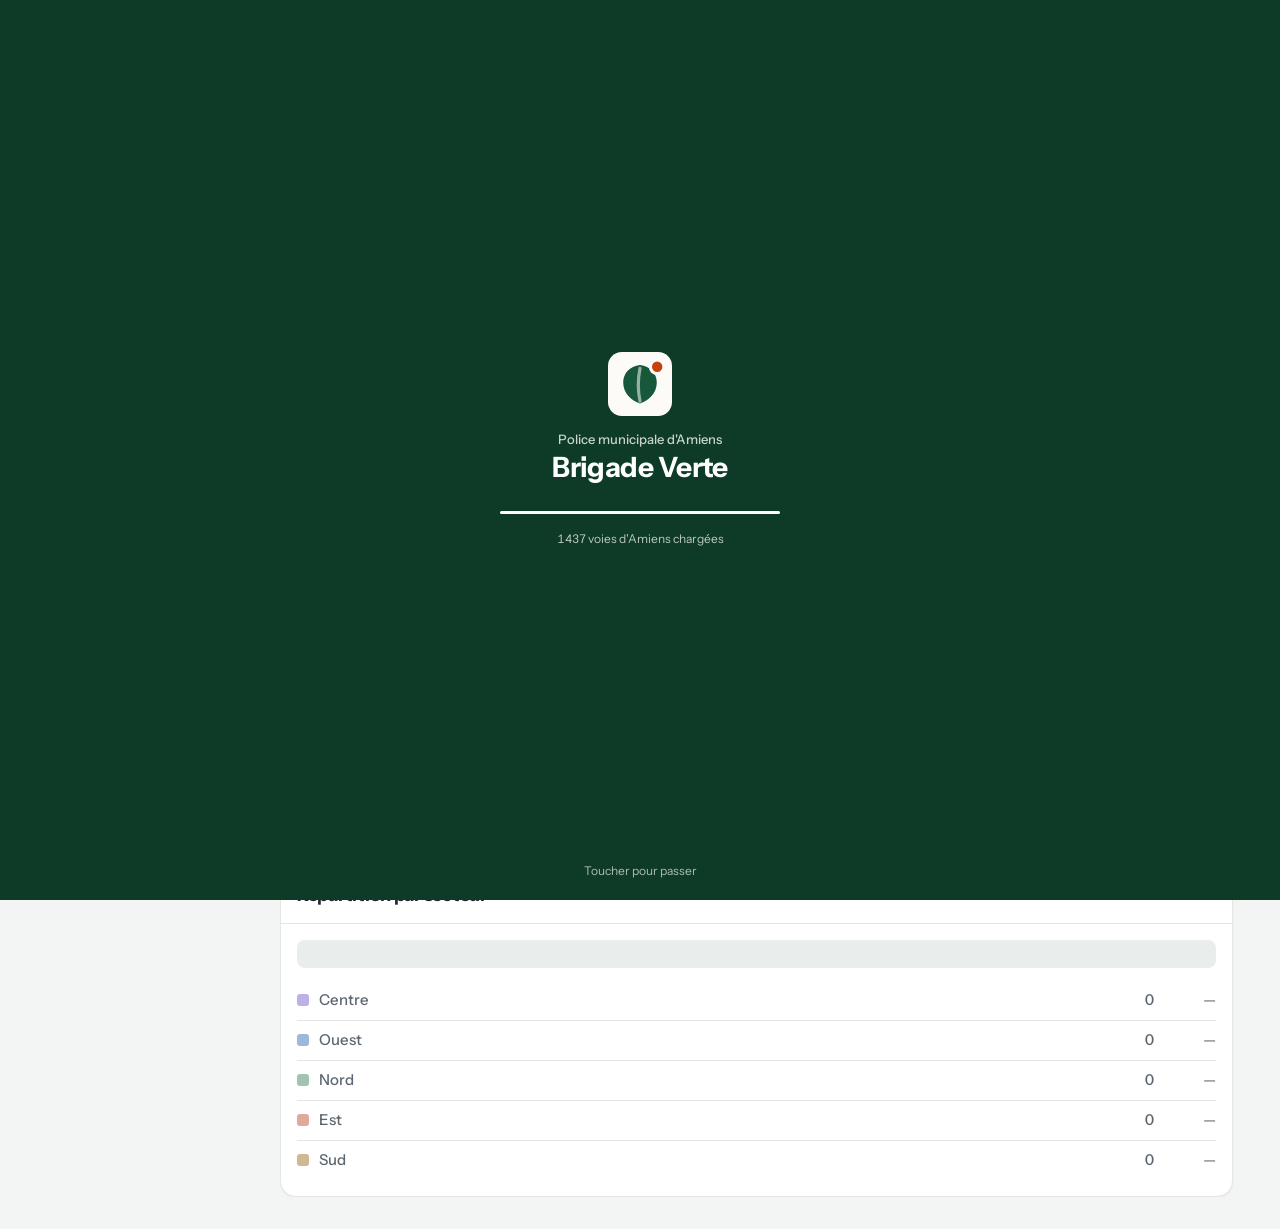
<file: brigade-verte-v3/index.html>
<!doctype html>
<html lang="fr">
<head>
<meta charset="utf-8">
<meta name="viewport" content="width=device-width, initial-scale=1, viewport-fit=cover, interactive-widget=resizes-content">
<meta name="theme-color" content="#0e3b28">
<meta name="color-scheme" content="light">
<meta name="robots" content="noindex, nofollow">
<meta name="description" content="Brigade Verte d'Amiens : relevé des dépôts sauvages pendant la tournée, carte du territoire, rapport prêt à envoyer.">

<link rel="manifest" href="manifest.webmanifest">
<meta name="application-name" content="Brigade Verte Amiens">
<meta name="mobile-web-app-capable" content="yes">
<meta name="apple-mobile-web-app-capable" content="yes">
<meta name="apple-mobile-web-app-status-bar-style" content="black-translucent">
<meta name="apple-mobile-web-app-title" content="Brigade Verte">
<link rel="icon" type="image/svg+xml" href="assets/logo/logo.svg">
<link rel="icon" type="image/png" sizes="32x32" href="assets/icons/icon-32.png">
<link rel="icon" type="image/png" sizes="192x192" href="assets/icons/icon-192.png">
<link rel="apple-touch-icon" href="assets/icons/icon-180.png">
<link rel="preload" href="assets/fonts/InstrumentSans-var.woff2" as="font" type="font/woff2" crossorigin>
<link rel="preload" href="assets/fonts/JetBrainsMono-500.woff2" as="font" type="font/woff2" crossorigin>

<title>Brigade Verte · Amiens</title>

<!-- Ordre : tokens → socle → structure → composants → territoire → mouvement -->
<link rel="stylesheet" href="css/vendor/leaflet.css">
<link rel="stylesheet" href="css/tokens.css">
<link rel="stylesheet" href="css/base.css">
<link rel="stylesheet" href="css/layout.css">
<link rel="stylesheet" href="css/components.css">
<link rel="stylesheet" href="css/map.css">
<link rel="stylesheet" href="css/animations.css">
<link rel="stylesheet" href="css/theme.css">
<link rel="stylesheet" href="css/dashboard.css">
<link rel="stylesheet" href="css/terrain.css">
<link rel="stylesheet" href="css/rapport.css">
<link rel="stylesheet" href="css/collecte.css">
<link rel="stylesheet" href="css/splash.css">
</head>
<body>
<!-- ═════════ Écran de démarrage (css/splash.css · js/splash.js) ═════════
     Sobre : emblème, identité, vraie progression du chargement. -->
<div class="splash" id="splash">
  <div class="splashCore" aria-hidden="true">
    <svg class="splashLogo" id="splashLogo" viewBox="0 0 32 32"><rect width="32" height="32" rx="7" fill="#fcfbf8"/><path d="M16 6.5c5.2.5 8.4 4.3 8.4 8.8 0 5.5-4.5 9.5-8.4 10.4-3.9-.9-8.4-4.9-8.4-10.4 0-4.5 3.2-8.3 8.4-8.8Z" fill="#17573a"/><path d="M16 8.2c-1 4.9-1 11.7 0 16.4" stroke="#fcfbf8" stroke-width="1.6" stroke-linecap="round" fill="none" opacity=".55"/><circle cx="24.6" cy="7.4" r="3.4" fill="#c4420c" stroke="#fcfbf8" stroke-width="1.6"/></svg>
    <p class="splashTitle"><span>Police municipale d'Amiens</span><b>Brigade Verte</b></p>
    <div class="splashBar"><i id="splashBar"></i></div>
    <p class="splashNote" id="splashNote">Chargement de la tournée…</p>
  </div>
  <p class="splashSkip" aria-hidden="true">Toucher pour passer</p>
  <p class="visually-hidden" role="status">Chargement de Brigade Verte, Police municipale d'Amiens…</p>
</div>
<a class="skip-link" href="#panel">Aller à la saisie</a>

<!-- Icônes : jeu unique Lucide (ISC), trait 2 px — référencées via <use href="#i-…"> -->
<svg class="sprite" aria-hidden="true" focusable="false" xmlns="http://www.w3.org/2000/svg">
  <symbol id="i-map-pin" viewBox="0 0 24 24"><path d="M20 10c0 6-8 12-8 12s-8-6-8-12a8 8 0 0 1 16 0Z"/><circle cx="12" cy="10" r="3"/></symbol>
  <symbol id="i-locate" viewBox="0 0 24 24"><line x1="2" x2="5" y1="12" y2="12"/><line x1="19" x2="22" y1="12" y2="12"/><line x1="12" x2="12" y1="2" y2="5"/><line x1="12" x2="12" y1="19" y2="22"/><circle cx="12" cy="12" r="7"/><circle cx="12" cy="12" r="2.5"/></symbol>
  <symbol id="i-search" viewBox="0 0 24 24"><circle cx="11" cy="11" r="7"/><path d="m21 21-4.3-4.3"/></symbol>
  <symbol id="i-x" viewBox="0 0 24 24"><path d="M18 6 6 18"/><path d="m6 6 12 12"/></symbol>
  <symbol id="i-check" viewBox="0 0 24 24"><path d="M20 6 9 17l-5-5"/></symbol>
  <symbol id="i-plus" viewBox="0 0 24 24"><path d="M5 12h14"/><path d="M12 5v14"/></symbol>
  <symbol id="i-arrow-right" viewBox="0 0 24 24"><path d="M5 12h14"/><path d="m12 5 7 7-7 7"/></symbol>
  <symbol id="i-arrow-left" viewBox="0 0 24 24"><path d="m12 19-7-7 7-7"/><path d="M19 12H5"/></symbol>
  <symbol id="i-pencil" viewBox="0 0 24 24"><path d="M17 3a2.83 2.83 0 1 1 4 4L7.5 20.5 2 22l1.5-5.5Z"/><path d="m15 5 4 4"/></symbol>
  <symbol id="i-copy" viewBox="0 0 24 24"><rect width="14" height="14" x="8" y="8" rx="2"/><path d="M4 16c-1.1 0-2-.9-2-2V4c0-1.1.9-2 2-2h10c1.1 0 2 .9 2 2"/></symbol>
  <symbol id="i-trash" viewBox="0 0 24 24"><path d="M3 6h18"/><path d="M19 6v14c0 1-1 2-2 2H7c-1 0-2-1-2-2V6"/><path d="M8 6V4c0-1 1-2 2-2h4c1 0 2 1 2 2v2"/></symbol>
  <symbol id="i-mail" viewBox="0 0 24 24"><rect width="20" height="16" x="2" y="4" rx="2"/><path d="m22 7-8.97 5.7a1.94 1.94 0 0 1-2.06 0L2 7"/></symbol>
  <symbol id="i-globe" viewBox="0 0 24 24"><circle cx="12" cy="12" r="10"/><path d="M12 2a14.5 14.5 0 0 0 0 20 14.5 14.5 0 0 0 0-20"/><path d="M2 12h20"/></symbol>
  <symbol id="i-download" viewBox="0 0 24 24"><path d="M21 15v4a2 2 0 0 1-2 2H5a2 2 0 0 1-2-2v-4"/><polyline points="7 10 12 15 17 10"/><line x1="12" x2="12" y1="15" y2="3"/></symbol>
  <symbol id="i-upload" viewBox="0 0 24 24"><path d="M21 15v4a2 2 0 0 1-2 2H5a2 2 0 0 1-2-2v-4"/><polyline points="17 8 12 3 7 8"/><line x1="12" x2="12" y1="3" y2="15"/></symbol>
  <symbol id="i-sliders" viewBox="0 0 24 24"><line x1="21" x2="14" y1="4" y2="4"/><line x1="10" x2="3" y1="4" y2="4"/><line x1="21" x2="12" y1="12" y2="12"/><line x1="8" x2="3" y1="12" y2="12"/><line x1="21" x2="16" y1="20" y2="20"/><line x1="12" x2="3" y1="20" y2="20"/><line x1="14" x2="14" y1="2" y2="6"/><line x1="8" x2="8" y1="10" y2="14"/><line x1="16" x2="16" y1="18" y2="22"/></symbol>
  <symbol id="i-rotate" viewBox="0 0 24 24"><path d="M3 12a9 9 0 1 0 9-9 9.75 9.75 0 0 0-6.74 2.74L3 8"/><path d="M3 3v5h5"/></symbol>
  <symbol id="i-scan" viewBox="0 0 24 24"><path d="M3 7V5a2 2 0 0 1 2-2h2"/><path d="M17 3h2a2 2 0 0 1 2 2v2"/><path d="M21 17v2a2 2 0 0 1-2 2h-2"/><path d="M7 21H5a2 2 0 0 1-2-2v-2"/></symbol>
  <symbol id="i-file" viewBox="0 0 24 24"><path d="M15 2H6a2 2 0 0 0-2 2v16a2 2 0 0 0 2 2h12a2 2 0 0 0 2-2V7Z"/><path d="M14 2v4a2 2 0 0 0 2 2h4"/><path d="M16 13H8"/><path d="M16 17H8"/><path d="M10 9H8"/></symbol>
  <symbol id="i-calendar" viewBox="0 0 24 24"><rect width="18" height="18" x="3" y="4" rx="2"/><path d="M16 2v4"/><path d="M8 2v4"/><path d="M3 10h18"/><path d="M8 14h.01"/><path d="M12 14h.01"/><path d="M16 14h.01"/><path d="M8 18h.01"/><path d="M12 18h.01"/></symbol>
  <symbol id="i-external" viewBox="0 0 24 24"><path d="M15 3h6v6"/><path d="M10 14 21 3"/><path d="M18 13v6a2 2 0 0 1-2 2H5a2 2 0 0 1-2-2V8a2 2 0 0 1 2-2h6"/></symbol>
  <symbol id="i-map" viewBox="0 0 24 24"><path d="M14.1 4.9 9.9 3.1a2 2 0 0 0-1.7 0L3.6 5.2A1 1 0 0 0 3 6.1v13.3a1 1 0 0 0 1.4.9l3.8-1.9a2 2 0 0 1 1.7 0l4.2 2.1a2 2 0 0 0 1.7 0l4.6-2.3a1 1 0 0 0 .6-.9V4.6a1 1 0 0 0-1.4-.9l-3.8 1.9a2 2 0 0 1-1.7 0Z"/><path d="M15 5.8v15"/><path d="M9 3.2v15"/></symbol>
  <symbol id="i-flag" viewBox="0 0 24 24"><path d="M4 15s1-1 4-1 5 2 8 2 4-1 4-1V3s-1 1-4 1-5-2-8-2-4 1-4 1z"/><line x1="4" x2="4" y1="22" y2="15"/></symbol>
  <symbol id="i-corner" viewBox="0 0 24 24"><polyline points="9 10 4 15 9 20"/><path d="M20 4v7a4 4 0 0 1-4 4H4"/></symbol>
  <symbol id="i-chevron" viewBox="0 0 24 24"><path d="m6 9 6 6 6-6"/></symbol>
  <symbol id="i-more" viewBox="0 0 24 24"><circle cx="12" cy="12" r="1"/><circle cx="19" cy="12" r="1"/><circle cx="5" cy="12" r="1"/></symbol>
  <symbol id="i-house" viewBox="0 0 24 24"><path d="M15 21v-8a1 1 0 0 0-1-1h-4a1 1 0 0 0-1 1v8"/><path d="M3 10a2 2 0 0 1 .709-1.528l7-5.999a2 2 0 0 1 2.582 0l7 5.999A2 2 0 0 1 21 10v9a2 2 0 0 1-2 2H5a2 2 0 0 1-2-2z"/></symbol>
  <symbol id="i-circle-check" viewBox="0 0 24 24"><circle cx="12" cy="12" r="10"/><path d="m9 12 2 2 4-4"/></symbol>
  <symbol id="i-alert" viewBox="0 0 24 24"><path d="m21.73 18-8-14a2 2 0 0 0-3.48 0l-8 14A2 2 0 0 0 4 21h16a2 2 0 0 0 1.73-3"/><path d="M12 9v4"/><path d="M12 17h.01"/></symbol>
  <!-- Familles de déchets (design.md §4) : i-fam-<icône Lucide> -->
  <symbol id="i-fam-shopping-bag" viewBox="0 0 24 24"><path d="M6 2 3 6v14a2 2 0 0 0 2 2h14a2 2 0 0 0 2-2V6l-3-4Z"/><path d="M3 6h18"/><path d="M16 10a4 4 0 0 1-8 0"/></symbol>
  <symbol id="i-fam-sofa" viewBox="0 0 24 24"><path d="M20 9V6a2 2 0 0 0-2-2H6a2 2 0 0 0-2 2v3"/><path d="M2 16a2 2 0 0 0 2 2h16a2 2 0 0 0 2-2v-5a2 2 0 0 0-4 0v1.5a.5.5 0 0 1-.5.5h-11a.5.5 0 0 1-.5-.5V11a2 2 0 0 0-4 0z"/><path d="M4 18v2"/><path d="M20 18v2"/><path d="M12 4v9"/></symbol>
  <symbol id="i-fam-monitor-smartphone" viewBox="0 0 24 24"><path d="M18 8V6a2 2 0 0 0-2-2H4a2 2 0 0 0-2 2v7a2 2 0 0 0 2 2h8"/><path d="M10 19v-3.96 3.15"/><path d="M7 19h5"/><rect width="6" height="10" x="16" y="12" rx="2"/></symbol>
  <symbol id="i-fam-brick-wall" viewBox="0 0 24 24"><rect width="18" height="18" x="3" y="3" rx="2"/><path d="M12 9v6"/><path d="M16 15v6"/><path d="M16 3v6"/><path d="M3 15h18"/><path d="M3 9h18"/><path d="M8 15v6"/><path d="M8 3v6"/></symbol>
  <symbol id="i-fam-leaf" viewBox="0 0 24 24"><path d="M11 20A7 7 0 0 1 9.8 6.1C15.5 5 17 4.48 19 2c1 2 2 4.18 2 8 0 5.5-4.78 10-10 10Z"/><path d="M2 21c0-3 1.85-5.36 5.08-6C9.5 14.52 12 13 13 12"/></symbol>
  <symbol id="i-fam-wrench" viewBox="0 0 24 24"><path d="M14.7 6.3a1 1 0 0 0 0 1.4l1.6 1.6a1 1 0 0 0 1.4 0l3.77-3.77a6 6 0 0 1-7.94 7.94l-6.91 6.91a2.12 2.12 0 0 1-3-3l6.91-6.91a6 6 0 0 1 7.94-7.94l-3.76 3.76z"/></symbol>
  <symbol id="i-fam-flask-conical" viewBox="0 0 24 24"><path d="M10 2v7.527a2 2 0 0 1-.211.896L4.72 20.55a1 1 0 0 0 .9 1.45h12.76a1 1 0 0 0 .9-1.45l-5.069-10.127A2 2 0 0 1 14 9.527V2"/><path d="M8.5 2h7"/><path d="M7 16h10"/></symbol>
  <symbol id="i-fam-tractor" viewBox="0 0 24 24"><path d="m10 11 11 .9a1 1 0 0 1 .8 1.1l-.665 4.158a1 1 0 0 1-.988.842H20"/><path d="M16 18h-5"/><path d="M18 5a1 1 0 0 0-1 1v5.573"/><path d="M3 4h8.129a1 1 0 0 1 .99.863L13 11.246"/><path d="M4 11V4"/><path d="M7 15h.01"/><path d="M8 10.1V4"/><circle cx="18" cy="18" r="2"/><circle cx="7" cy="15" r="5"/></symbol>
  <symbol id="i-fam-package" viewBox="0 0 24 24"><path d="M11 21.73a2 2 0 0 0 2 0l7-4A2 2 0 0 0 21 16V8a2 2 0 0 0-1-1.73l-7-4a2 2 0 0 0-2 0l-7 4A2 2 0 0 0 3 8v8a2 2 0 0 0 1 1.73z"/><path d="M12 22V12"/><path d="m3.3 7 7.703 4.734a2 2 0 0 0 1.994 0L20.7 7"/><path d="m7.5 4.27 9 5.15"/></symbol>
  <symbol id="i-fam-syringe" viewBox="0 0 24 24"><path d="m18 2 4 4"/><path d="m17 7 3-3"/><path d="M19 9 8.7 19.3c-1 1-2.5 1-3.4 0l-.6-.6c-1-1-1-2.5 0-3.4L15 5"/><path d="m9 11 4 4"/><path d="m5 19-3 3"/><path d="m14 4 6 6"/></symbol>
  <symbol id="i-fam-car-front" viewBox="0 0 24 24"><path d="m21 8-2 2-1.5-3.7A2 2 0 0 0 15.646 5H8.4a2 2 0 0 0-1.903 1.257L5 10 3 8"/><path d="M7 14h.01"/><path d="M17 14h.01"/><rect width="18" height="8" x="3" y="10" rx="2"/><path d="M5 18v2"/><path d="M19 18v2"/></symbol>
  <symbol id="i-fam-package-open" viewBox="0 0 24 24"><path d="M12 22v-9"/><path d="M15.17 2.21a1.67 1.67 0 0 1 1.63 0L21 4.57a1.93 1.93 0 0 1 0 3.36L8.82 14.79a1.655 1.655 0 0 1-1.64 0L3 12.43a1.93 1.93 0 0 1 0-3.36z"/><path d="M20 13v3.87a2.06 2.06 0 0 1-1.11 1.83l-6 3.08a1.93 1.93 0 0 1-1.78 0l-6-3.08A2.06 2.06 0 0 1 4 16.87V13"/><path d="M21 12.43a1.93 1.93 0 0 0 0-3.36L8.83 2.2a1.64 1.64 0 0 0-1.63 0L3 4.57a1.93 1.93 0 0 0 0 3.36l12.18 6.86a1.636 1.636 0 0 0 1.63 0z"/></symbol>
  <symbol id="i-fam-washing-machine" viewBox="0 0 24 24"><path d="M3 6h3"/><path d="M17 6h.01"/><rect width="18" height="20" x="3" y="2" rx="2"/><circle cx="12" cy="13" r="5"/><path d="M12 18a2.5 2.5 0 0 0 0-5 2.5 2.5 0 0 1 0-5"/></symbol>
  <symbol id="i-fam-shirt" viewBox="0 0 24 24"><path d="M20.38 3.46 16 2a4 4 0 0 1-8 0L3.62 3.46a2 2 0 0 0-1.34 2.23l.58 3.47a1 1 0 0 0 .99.84H6v10c0 1.1.9 2 2 2h8a2 2 0 0 0 2-2V10h2.15a1 1 0 0 0 .99-.84l.58-3.47a2 2 0 0 0-1.34-2.23z"/></symbol>
  <symbol id="i-fam-magnet" viewBox="0 0 24 24"><path d="m6 15-4-4 6.75-6.77a7.79 7.79 0 0 1 11 11L13 22l-4-4 6.39-6.36a2.14 2.14 0 0 0-3-3L6 15"/><path d="m5 8 4 4"/><path d="m12 15 4 4"/></symbol>
  <symbol id="i-fam-shapes" viewBox="0 0 24 24"><path d="M8.3 10a.7.7 0 0 1-.626-1.079L11.4 3a.7.7 0 0 1 1.198-.043L16.3 8.9a.7.7 0 0 1-.572 1.1Z"/><rect x="3" y="14" width="7" height="7" rx="1"/><circle cx="17.5" cy="17.5" r="3.5"/></symbol>
  <symbol id="i-wifi-off" viewBox="0 0 24 24"><path d="M12 20h.01"/><path d="M8.5 16.43a5 5 0 0 1 7 0"/><path d="M2 8.82a15 15 0 0 1 4.17-2.65"/><path d="M10.66 5c4.01-.36 8.14.9 11.34 3.76"/><path d="M16.85 11.25a10 10 0 0 1 2.22 1.68"/><path d="M5 13a10 10 0 0 1 5.24-2.76"/><line x1="2" x2="22" y1="2" y2="22"/></symbol>
</svg>

<div class="app" id="app" data-view="accueil" data-stage="1">

  <!-- ═══ Navigation principale ═══
       Un seul élément, restylé par css/layout.css :
       barre basse (mobile) · rail (tablette, téléphone en paysage) · barre latérale (≥ 1024 px). -->
  <aside class="sidebar" id="sidebar" aria-label="Navigation principale">
    <a class="brand sideBrand" href="#accueil">
      <svg class="brandMark" viewBox="0 0 32 32" aria-hidden="true"><rect width="32" height="32" rx="7" fill="#fcfbf8"/><path d="M16 6.5c5.2.5 8.4 4.3 8.4 8.8 0 5.5-4.5 9.5-8.4 10.4-3.9-.9-8.4-4.9-8.4-10.4 0-4.5 3.2-8.3 8.4-8.8Z" fill="#17573a"/><path d="M16 8.2c-1 4.9-1 11.7 0 16.4" stroke="#fcfbf8" stroke-width="1.6" stroke-linecap="round" fill="none" opacity=".55"/><circle cx="24.6" cy="7.4" r="3.4" fill="#c4420c" stroke="#fcfbf8" stroke-width="1.6"/></svg>
      <span class="wordmark"><b>Brigade Verte</b> <span>Police municipale · Amiens</span></span>
    </a>

    <nav class="viewSwitch navbar" aria-label="Vues">
      <button type="button" class="vsBtn" data-nav data-view-target="accueil" aria-current="page" aria-label="Accueil : tableau de bord de la tournée"><span class="vsIcon"><svg class="icon" aria-hidden="true"><use href="#i-house"></use></svg></span><span class="vsLabel">Accueil</span></button>
      <button type="button" class="vsBtn" data-nav data-view-target="terrain" aria-label="Terrain : saisie et carte"><span class="vsIcon"><svg class="icon" aria-hidden="true"><use href="#i-map-pin"></use></svg></span><span class="vsLabel">Terrain</span></button>
      <button type="button" class="vsBtn" data-nav data-view-target="rapport" aria-label="Rapports"><span class="vsIcon"><svg class="icon" aria-hidden="true"><use href="#i-file"></use></svg><span class="count navCount" id="navCount" data-zero>0</span></span><span class="vsLabel">Rapports</span></button>
      <button type="button" class="vsBtn" data-nav data-view-target="collecte" aria-label="Collecte : jour de passage de la benne"><span class="vsIcon"><svg class="icon" aria-hidden="true"><use href="#i-calendar"></use></svg></span><span class="vsLabel">Collecte</span></button>
    </nav>

    <div class="sideFoot">
      <button type="button" class="sideSettings" data-open-settings aria-haspopup="dialog"><svg class="icon" aria-hidden="true"><use href="#i-sliders"></use></svg><span class="vsLabel">Réglages</span></button>
      <p class="sideStatus saveStatus" data-save-status data-tone="ok"><svg class="icon" aria-hidden="true"><use href="#i-circle-check"></use></svg><span class="saveText"><span class="saveWord">Enregistré</span><span class="saveTime"></span></span></p>
    </div>
  </aside>

  <!-- ═══ En-tête ═══ -->
  <header class="appbar">
    <h1 class="visually-hidden">Brigade Verte Amiens — relevé des dépôts sauvages</h1>
    <a class="brand" href="#accueil" aria-label="Brigade Verte — accueil">
      <svg class="brandMark" viewBox="0 0 32 32" aria-hidden="true"><rect width="32" height="32" rx="7" fill="#fcfbf8"/><path d="M16 6.5c5.2.5 8.4 4.3 8.4 8.8 0 5.5-4.5 9.5-8.4 10.4-3.9-.9-8.4-4.9-8.4-10.4 0-4.5 3.2-8.3 8.4-8.8Z" fill="#17573a"/><path d="M16 8.2c-1 4.9-1 11.7 0 16.4" stroke="#fcfbf8" stroke-width="1.6" stroke-linecap="round" fill="none" opacity=".55"/><circle cx="24.6" cy="7.4" r="3.4" fill="#c4420c" stroke="#fcfbf8" stroke-width="1.6"/></svg>
      <span class="wordmark" aria-hidden="true"><b>Brigade Verte</b><span>Amiens</span></span>
    </a>

    <div class="appbar__title">
      <p class="appbarView" id="appbarView">Accueil</p>
      <p class="appbarSub" id="appbarSub"></p>
    </div>

    <p class="appbar__status statusPill saveStatus" data-save-status data-tone="ok"><svg class="icon" aria-hidden="true"><use href="#i-circle-check"></use></svg><span class="saveText"><span class="saveWord">Enregistré</span><span class="saveTime"></span></span></p>

    <button type="button" class="stamp" id="openSettings" aria-haspopup="dialog">
      <span class="stampLabel">Tournée</span>
      <time id="tourDate" class="stampDate">—</time>
      <svg class="icon" aria-hidden="true"><use href="#i-sliders"></use></svg>
      <span class="visually-hidden">— réglages de la tournée</span>
    </button>
  </header>

  <div class="banner banner--offline" id="offlineBanner" role="status" hidden>
    <svg class="icon" aria-hidden="true"><use href="#i-wifi-off"></use></svg>
    Hors connexion — tout reste enregistré sur l'appareil. Secteur déduit de la rue.
  </div>
  <div class="banner banner--update" id="updateBanner" role="status" hidden>
    <span>Nouvelle version prête.</span>
    <button class="linkBtn" id="updateReload" type="button">Actualiser</button>
  </div>

  <main class="stage" id="main">

    <!-- ═══ Territoire : carte de la tournée ═══ -->
    <section class="territory" id="territory" aria-label="Carte de la tournée">
      <div class="map" id="map" aria-label="Carte d'Amiens : quartiers, rues et dépôts relevés"></div>

      <div class="mapHud" id="mapHud">
        <div class="hudCount"><b id="hudCount">0</b><span id="hudCountLabel">dépôt relevé</span></div>
        <div class="sectorBar" id="hudSectors" aria-hidden="true"></div>
      </div>

      <div class="mapTools">
        <button type="button" class="mapBtn" id="mapLocate" title="Me localiser" aria-label="Me localiser et proposer les rues proches"><svg class="icon" aria-hidden="true"><use href="#i-locate"></use></svg></button>
        <button type="button" class="mapBtn" id="mapFit" title="Recentrer" aria-label="Recentrer la carte"><svg class="icon" aria-hidden="true"><use href="#i-scan"></use></svg></button>
      </div>

      <p class="mapHint" id="mapHint">Touchez la carte pour choisir une rue</p>
      <p class="gpsStatus mono" id="gpsStatus" role="status" aria-live="polite" hidden></p>

      <div class="mapPick" id="mapPick" role="dialog" aria-label="Rues proches du point touché" hidden>
        <div class="mapPickHead"><span id="mapPickTitle">Rues les plus proches</span><button type="button" class="iconBtn" id="mapPickClose" aria-label="Fermer"><svg class="icon" aria-hidden="true"><use href="#i-x"></use></svg></button></div>
        <div class="mapPickList" id="mapPickList" role="listbox"></div>
      </div>
    </section>

    <!-- ═══ Panneau : saisie ou rapport ═══ -->
    <section class="panel" id="panel" tabindex="-1">

      <!-- ─── Vue ACCUEIL : tableau de bord (rendu par js/dashboard.js) ─── -->
      <div class="view view--accueil" id="viewAccueil" hidden></div>

      <!-- ─── Vue TERRAIN : composeur de bon de passage ─── -->
      <div class="view view--terrain" id="viewTerrain">
        <div class="composerHead">
          <p class="eyebrow" id="composerEyebrow">Nouveau bon de passage <span class="mono" id="composerNum">n°1</span></p>
          <ol class="stages" aria-label="Étapes du bon de passage">
            <li><button type="button" class="stageBtn" data-stage-target="1"><span class="stageDot">1</span><span class="stageName">Lieu</span></button></li>
            <li><button type="button" class="stageBtn" data-stage-target="2"><span class="stageDot">2</span><span class="stageName">Déchets</span></button></li>
          </ol>
          <p class="savedFlash" id="savedFlash" aria-hidden="true" hidden><svg class="icon" aria-hidden="true"><use href="#i-check"></use></svg><span id="savedFlashText">Dépôt enregistré</span></p>
        </div>

        <div class="composerBody" id="composerBody">

          <!-- Étape 1 · LIEU -->
          <fieldset class="stagePane" id="stage1" data-stage="1">
            <legend class="stageTitle">Où est le dépôt&nbsp;?</legend>

            <div class="field">
              <label class="label" for="streetInput">Rue</label>
              <div class="streetRow">
                <div class="combo" id="streetCombo">
                  <svg class="icon comboIcon" aria-hidden="true"><use href="#i-search"></use></svg>
                  <input id="streetInput" class="input input--combo" autocomplete="off" autocapitalize="off" enterkeyhint="search" spellcheck="false" placeholder="Nom de la rue…" role="combobox" aria-autocomplete="list" aria-expanded="false" aria-controls="streetSuggest">
                  <button type="button" class="comboClear" id="streetClear" aria-label="Effacer la rue" hidden><svg class="icon" aria-hidden="true"><use href="#i-x"></use></svg></button>
                  <div id="streetSuggest" class="suggest" role="listbox" aria-label="Rues correspondantes"></div>
                </div>
                <button type="button" class="chipBtn locateBtn" id="locateBtn"><svg class="icon" aria-hidden="true"><use href="#i-locate"></use></svg><span>Ma position</span></button>
              </div>
              <div class="quickRow">
                <button type="button" class="chipBtn" id="duplicateLast" hidden><svg class="icon" aria-hidden="true"><use href="#i-corner"></use></svg><span id="duplicateLastLabel">Même adresse</span></button>
              </div>
              <div class="gpsPanel" id="gpsPanel" role="region" aria-labelledby="gpsPanelTitle" aria-live="polite" hidden></div>
            </div>

            <div class="place" id="placeCard" hidden>
              <div class="placeMain">
                <span class="placePin" aria-hidden="true"><svg class="icon"><use href="#i-map-pin"></use></svg></span>
                <div class="placeText">
                  <b id="placeStreet">—</b>
                  <span class="placeQuartier" id="placeQuartier" hidden></span>
                  <button type="button" class="placeCollecte" id="placeCollecte" hidden></button>
                  <button type="button" class="sectorTag" id="sectorTag" aria-expanded="false" aria-controls="sectorPicker">
                    <span class="sectorSwatch" aria-hidden="true"></span><span id="sectorTagText">Secteur ?</span><svg class="icon" aria-hidden="true"><use href="#i-chevron"></use></svg>
                  </button>
                </div>
                <div class="field field--num">
                  <label class="label" for="numeroRue">N°</label>
                  <input id="numeroRue" class="input input--num mono" inputmode="text" autocomplete="off" autocapitalize="off" enterkeyhint="done" maxlength="8" placeholder="—" aria-describedby="numHelp">
                </div>
              </div>
              <p class="help" id="numHelp">Numéro facultatif — il affine le secteur quand le réseau est disponible.</p>
              <div class="sectorPicker" id="sectorPicker" role="radiogroup" aria-label="Secteur" hidden></div>
            </div>

            <div class="field" id="precField">
              <span class="label" id="precLabel">Emplacement précis <span class="opt">facultatif</span></span>
              <div class="toggles precGrid" role="group" aria-labelledby="precLabel">
                <button class="toggle precBtn" type="button" data-key="angle" aria-pressed="false"><svg class="icon precIcon" viewBox="0 0 24 24" aria-hidden="true"><path d="M4 20V8a4 4 0 0 1 4-4h12"/><path d="M9 20v-7a4 4 0 0 1 4-4h7"/></svg><span>À l'angle</span></button>
                <button class="toggle precBtn" type="button" data-key="face" aria-pressed="false"><svg class="icon precIcon" viewBox="0 0 24 24" aria-hidden="true"><path d="M8 3 4 7l4 4"/><path d="M4 7h16"/><path d="m16 21 4-4-4-4"/><path d="M20 17H4"/></svg><span>En face du n°</span></button>
                <button class="toggle precBtn" type="button" data-key="devant" aria-pressed="false"><svg class="icon precIcon" viewBox="0 0 24 24" aria-hidden="true"><path d="M13 4h3a2 2 0 0 1 2 2v14"/><path d="M2 20h3"/><path d="M13 20h9"/><path d="M10 12v.01"/><path d="M13 4.562v16.157a1 1 0 0 1-1.242.97L5 20V5.562a2 2 0 0 1 1.515-1.94l4-1A2 2 0 0 1 13 4.561Z"/></svg><span>Devant le n°</span></button>
                <button class="toggle precBtn" type="button" data-key="entre" aria-pressed="false"><svg class="icon precIcon" viewBox="0 0 24 24" aria-hidden="true"><path d="M2 21V10l4-3 4 3v11"/><path d="M14 21V10l4-3 4 3v11"/><path d="M12 13v8"/></svg><span>Entre deux maisons</span></button>
                <button class="toggle precBtn" type="button" data-key="trottoir" aria-pressed="false"><svg class="icon precIcon" viewBox="0 0 24 24" aria-hidden="true"><path d="M4 16v-2.38C4 11.5 2.97 10.5 3 8c.03-2.72 1.49-6 4.5-6C9.37 2 10 3.8 10 5.5c0 3.11-2 5.66-2 8.68V16a2 2 0 1 1-4 0Z"/><path d="M20 20v-2.38c0-2.12 1.03-3.12 1-5.62-.03-2.72-1.49-6-4.5-6C14.63 6 14 7.8 14 9.5c0 3.11 2 5.66 2 8.68V20a2 2 0 1 0 4 0Z"/><path d="M16 17h4"/><path d="M4 13h4"/></svg><span>Trottoir</span></button>
                <button class="toggle precBtn" type="button" data-key="chaussee" aria-pressed="false"><svg class="icon precIcon" viewBox="0 0 24 24" aria-hidden="true"><circle cx="6" cy="19" r="3"/><path d="M9 19h8.5a3.5 3.5 0 0 0 0-7h-11a3.5 3.5 0 0 1 0-7H15"/><circle cx="18" cy="5" r="3"/></svg><span>Chaussée</span></button>
                <button class="toggle precBtn" type="button" data-key="pav" aria-pressed="false"><svg class="icon precIcon" viewBox="0 0 24 24" aria-hidden="true"><rect x="4" y="7" width="16" height="14" rx="2"/><path d="M4 11h16"/><path d="M9 7V4h6v3"/><path d="M10 15h4"/></svg><span>Pied du PAV</span></button>
              </div>
              <label class="visually-hidden" for="precCustom">Autre précision</label>
              <input id="precCustom" class="input input--quiet" autocomplete="off" enterkeyhint="done" maxlength="120" placeholder="Autre précision… (ex. près du portail bleu)">
            </div>
          </fieldset>

          <!-- Étape 2 · DÉCHETS -->
          <fieldset class="stagePane" id="stage2" data-stage="2">
            <legend class="stageTitle">Qu'avez-vous constaté&nbsp;?</legend>

            <div class="found" id="foundBox" aria-live="polite">
              <span class="label" id="wasteChipsLabel">Constaté <span class="foundCount" id="foundCount" hidden></span></span>
              <div id="wasteChips" class="chips" role="group" aria-labelledby="wasteChipsLabel" data-focus-after="wasteInput"></div>
            </div>

            <div class="field freqField">
              <span class="label" id="frequentLabel">Les plus fréquents</span>
              <div class="pickers pickers--tiles" id="frequentWaste" role="group" aria-labelledby="frequentLabel"></div>
            </div>

            <div class="field">
              <label class="label" for="wasteInput">Rechercher un déchet</label>
              <div class="combo" id="wasteCombo">
                <svg class="icon comboIcon" aria-hidden="true"><use href="#i-search"></use></svg>
                <input id="wasteInput" class="input input--combo" autocomplete="off" enterkeyhint="done" spellcheck="false" placeholder="ex. mat, sac, grav…" role="combobox" aria-autocomplete="list" aria-expanded="false" aria-controls="wasteSuggest">
                <button type="button" class="comboAdd" id="addWaste" aria-label="Ajouter le texte saisi"><svg class="icon" aria-hidden="true"><use href="#i-plus"></use></svg><span>Ajouter</span></button>
                <div id="wasteSuggest" class="suggest" role="listbox" aria-label="Déchets correspondants"></div>
              </div>
            </div>


            <div class="field famField">
              <span class="label" id="catLabel">Par famille</span>
              <div class="famGrid" id="catTabs" role="group" aria-labelledby="catLabel"></div>
              <div class="famPanel" id="catWaste" role="region" aria-labelledby="catLabel" hidden></div>
            </div>

            <div class="lineOut" id="lineOut" hidden>
              <span class="label">Ligne du rapport</span>
              <p class="lineOutText mono" id="linePreview">—</p>
            </div>
            <div class="dupNote" id="dupNote" role="status" hidden></div>
          </fieldset>

        </div>

        <div class="actionBar" id="actionBar">
          <button type="button" class="btn btn--quiet" id="stageBack" aria-label="Retour au lieu"><svg class="icon" aria-hidden="true"><use href="#i-arrow-left"></use></svg><span>Retour</span></button>
          <button type="button" class="btn btn--primary btn--lg btn--grow" id="stageNext" aria-describedby="stageHint"><span id="stageNextLabel">Continuer</span><svg class="icon" aria-hidden="true"><use href="#i-arrow-right"></use></svg></button>
          <p class="actionHint" id="stageHint" role="status" aria-live="polite"></p>
          <button type="button" class="linkBtn cancelEdit" id="cancelEdit" hidden>Annuler la modification</button>
        </div>
      </div>

      <!-- ─── Vue RAPPORT ─── -->
      <div class="view view--rapport" id="viewRapport" hidden>
        <div class="reportScroll">
          <header class="reportHead">
            <p class="eyebrow">Rapport de tournée</p>
            <h2 class="viewTitle" id="reportTitle">Îlotage du —</h2>
            <p class="reportLead" id="reportLead">Relisez le message, ouvrez-le dans votre messagerie pour l'envoyer, puis clôturez la tournée.</p>
          </header>

          <div class="reportEmpty" id="reportEmpty" hidden>
            <div class="emptyArt" aria-hidden="true"><span></span><span></span><span></span></div>
            <h2>Aucun dépôt relevé pour l'instant</h2>
            <p>Chaque bon de passage enregistré sur le terrain s'ajoute ici, classé par secteur, dans le format du message habituel.</p>
            <button type="button" class="btn btn--primary" data-view-target="terrain"><svg class="icon" aria-hidden="true"><use href="#i-plus"></use></svg>Relever un premier dépôt</button>
          </div>

          <div class="reportBody rpLayout" id="reportBody">
            <!-- Colonne principale (ordinateur : à gauche) -->
            <div class="rpMain">
              <section class="rpStats" aria-label="Chiffres de la tournée">
                <div class="reportStats" id="reportStats"></div>
                <div class="reportQuartiers" id="reportQuartiers" hidden></div>
              </section>

              <section class="ledger" aria-labelledby="ledgerTitle">
                <div class="sectionHead">
                  <h2 id="ledgerTitle" tabindex="-1">Bons de passage</h2>
                  <button type="button" class="linkBtn ledgerNew" data-view-target="terrain" data-new="1"><svg class="icon" aria-hidden="true"><use href="#i-plus"></use></svg>Nouveau bon</button>
                </div>

                <!-- Outils de la liste : hors de #bpList (ré-rendu à chaque changement) -->
                <div class="ledgerTools" id="ledgerTools" role="search" aria-label="Rechercher et filtrer les bons">
                  <div class="ledgerSearch">
                    <label class="visually-hidden" for="ledgerSearch">Rechercher un bon par adresse</label>
                    <svg class="icon ledgerSearch__icon" aria-hidden="true"><use href="#i-search"></use></svg>
                    <input id="ledgerSearch" class="ledgerSearch__input" type="search" autocomplete="off" autocapitalize="off" enterkeyhint="search" spellcheck="false" placeholder="Rechercher une adresse…" aria-controls="bpList">
                  </div>
                  <div class="ledgerFilters">
                    <div class="segmented ledgerSector" id="ledgerSector" role="group" aria-label="Filtrer par secteur"></div>
                    <div class="ledgerSort">
                      <label class="ledgerSort__label" for="ledgerSort">Trier</label>
                      <select id="ledgerSort" class="ledgerSort__select" aria-controls="bpList">
                        <option value="sector">Par secteur</option>
                        <option value="recent">Plus récents</option>
                        <option value="old">Plus anciens</option>
                      </select>
                    </div>
                  </div>
                </div>
                <p class="ledgerCount" id="ledgerCount" role="status" aria-live="polite"></p>

                <div id="bpList" class="tickets"></div>

                <div class="empty ledgerEmpty" id="ledgerEmpty" hidden>
                  <span class="empty__icon" aria-hidden="true"><svg class="icon"><use href="#i-search"></use></svg></span>
                  <h3>Aucun bon ne correspond</h3>
                  <p id="ledgerEmptyText">Aucun bon ne correspond à la recherche.</p>
                  <button type="button" class="btn btn--secondary" id="ledgerReset"><svg class="icon" aria-hidden="true"><use href="#i-x"></use></svg><span>Effacer la recherche et le filtre</span></button>
                </div>
              </section>
            </div>

            <!-- Colonne du message (ordinateur : à droite, collante) -->
            <div class="rpSide">
              <article class="doc" aria-labelledby="docTitle">
                <div class="docCardHead">
                  <h2 class="docTitle" id="docTitle">Message du rapport</h2>
                  <span class="docState" id="docState" hidden>Modifié à la main</span>
                </div>
                <div class="docTo">
                  <label class="docLabel" for="mailTo">Destinataire</label>
                  <div class="docToField">
                    <input id="mailTo" class="docToInput" type="text" inputmode="email" enterkeyhint="done" autocomplete="email" autocapitalize="off" spellcheck="false" placeholder="Adresse du service destinataire" aria-describedby="mailToNote mailToHelp">
                    <svg class="icon docToIcon" aria-hidden="true"><use href="#i-pencil"></use></svg>
                  </div>
                  <p class="docToHelp" id="mailToHelp">Mémorisé sur cet appareil. Plusieurs adresses : séparez-les par une virgule.</p>
                </div>
                <p class="docToNote" id="mailToNote" hidden></p>
                <div class="docHead">
                  <span class="docLabel">Objet</span>
                  <span id="docSubject" class="docSubject">Dépôts sauvages</span>
                </div>
                <div id="mail" class="docBody mono" spellcheck="false" aria-label="Texte du message"></div>
                <div class="docTools">
                  <button class="linkBtn" id="editMail" type="button" aria-pressed="false"><svg class="icon" aria-hidden="true"><use href="#i-pencil"></use></svg><span>Modifier le texte</span></button>
                  <button class="linkBtn" id="resetMail" type="button" hidden><svg class="icon" aria-hidden="true"><use href="#i-rotate"></use></svg><span>Rétablir le texte automatique</span></button>
                </div>
              </article>

              <div class="sendBar" role="group" aria-label="Envoyer le rapport">
                <button class="btn btn--primary sendMain" id="openMail" type="button"><svg class="icon" aria-hidden="true"><use href="#i-mail"></use></svg><span>Envoyer avec Outlook</span></button>
                <button class="btn btn--line" id="openMailWeb" type="button" title="Outlook sur le web, sans application"><svg class="icon" aria-hidden="true"><use href="#i-globe"></use></svg><span>Outlook Web</span></button>
                <button class="btn btn--line" id="copyMail" type="button" aria-label="Copier le message"><svg class="icon" aria-hidden="true"><use href="#i-copy"></use></svg><span>Copier</span></button>
              </div>
              <p class="sendStatus" id="sendStatus" role="status" aria-live="polite" hidden></p>
              <div class="sendFallback" id="sendFallback" role="region" aria-labelledby="sendFallbackTitle" hidden>
                <p class="sendFallbackTitle" id="sendFallbackTitle">Outlook ne s'est pas ouvert&nbsp;?</p>
                <p class="sendFallbackText" id="sendFallbackText">Choisissez une autre façon d'envoyer ce rapport.</p>
                <div class="sendFallbackActions">
                  <button class="btn btn--line" id="fallbackWeb" type="button"><svg class="icon" aria-hidden="true"><use href="#i-globe"></use></svg><span>Outlook Web</span></button>
                  <button class="btn btn--line" id="fallbackMailto" type="button"><svg class="icon" aria-hidden="true"><use href="#i-mail"></use></svg><span>Autre messagerie</span></button>
                  <button class="btn btn--line" id="fallbackCopy" type="button"><svg class="icon" aria-hidden="true"><use href="#i-copy"></use></svg><span>Copier</span></button>
                </div>
              </div>
              <p class="sendNote">Outlook s'ouvre avec le message prérempli, secteurs en <b>gras</b>&nbsp;: vérifiez-le puis envoyez-le depuis Outlook. Le message est aussi copié&nbsp;: collez-le si votre messagerie l'affiche mal.</p>

              <section class="closeTour" aria-labelledby="closeTourTitle">
                <div>
                  <h2 id="closeTourTitle">Fin de tournée</h2>
                  <p>Une fois le message envoyé depuis votre messagerie, clôturez pour repartir de zéro. Les bons seront effacés de cet appareil.</p>
                </div>
                <button class="btn btn--danger closeTour__btn" id="clearAllBps" type="button"><svg class="icon" aria-hidden="true"><use href="#i-flag"></use></svg>Clôturer la tournée</button>
              </section>
            </div>
          </div>
        </div>
      </div>

      <!-- ═════════════ Jour de collecte ═════════════ -->
      <div class="view view--collecte" id="viewCollecte" hidden>
        <div class="collecteScroll">
          <div class="colWrap">
          <header class="collecteHead">
            <div>
              <p class="eyebrow">Jour de collecte</p>
              <h2 class="viewTitle">Quand passe la benne&nbsp;?</h2>
              <p class="collecteLead">Ordures ménagères et poubelle jaune, à l'adresse près.</p>
            </div>
            <p class="colWeekNow"><svg class="icon" aria-hidden="true"><use href="#i-calendar"></use></svg><span id="colWeekNow"></span></p>
          </header>

          <form class="colForm" id="colForm" role="search" aria-label="Chercher un jour de collecte" novalidate>
            <div class="field colRueField">
              <label class="label" for="colInput">Rue d'Amiens ou commune</label>
              <div class="combo" id="colCombo">
                <svg class="icon comboIcon" aria-hidden="true"><use href="#i-search"></use></svg>
                <input id="colInput" type="search" class="input input--combo" autocomplete="off" autocapitalize="off" enterkeyhint="search" spellcheck="false" placeholder="Rue Jules Barni, Longueau…" role="combobox" aria-autocomplete="list" aria-expanded="false" aria-controls="colSuggest" aria-describedby="colHelp">
                <button type="button" class="comboClear" id="colClear" aria-label="Effacer la recherche" hidden><svg class="icon" aria-hidden="true"><use href="#i-x"></use></svg></button>
                <div id="colSuggest" class="suggest" role="listbox" aria-label="Rues et communes"></div>
              </div>
            </div>
            <div class="field colNumField">
              <label class="label" for="colNum">N° <span class="opt">facultatif</span></label>
              <input id="colNum" class="input input--num mono" inputmode="text" autocomplete="off" placeholder="12 bis" maxlength="10">
            </div>
            <button type="submit" class="btn btn--primary colSubmit" id="colSubmit"><svg class="icon" aria-hidden="true"><use href="#i-search"></use></svg><span>Rechercher</span></button>
            <p class="help help--error colHelp" id="colHelp" role="status" hidden></p>
          </form>

          <div class="colRecent" id="colRecent" hidden></div>

          <div class="colEmpty empty" id="colEmpty">
            <div class="empty__icon"><svg class="icon" aria-hidden="true"><use href="#i-calendar"></use></svg></div>
            <h3>Des sacs sur le trottoir&nbsp;?</h3>
            <p>Cherchez la rue ou la commune : si la collecte passe le lendemain, ce n'est pas un dépôt sauvage.</p>
            <p class="colLegend" aria-hidden="true"><span><span class="bin bin--om"></span>Ordures ménagères</span><span><span class="bin bin--tri"></span>Poubelle jaune</span></p>
            <p class="colEmptyNote" id="colEmptyNote" hidden></p>
          </div>

          <div class="colResult" id="colResult" aria-live="polite"></div>

          <details class="colRules">
            <summary><span class="colRules__title">Jours fériés et semaines paires</span><span class="colRules__week" id="colRulesWeek"></span><svg class="icon colRules__chev" aria-hidden="true"><use href="#i-chevron"></use></svg></summary>
            <div class="colRules__body">
              <p>Les jours fériés sont collectés normalement, <b>sauf le 1<sup>er</sup> janvier, le 1<sup>er</sup> mai et le 25 décembre</b>. À Amiens, la collecte de ces jours-là a lieu le mercredi de la même semaine ; dans les autres communes, le lendemain. À Amiens, quand ce jour tombe un mercredi ou un dimanche, l'application indique «&nbsp;férié — à vérifier&nbsp;».</p>
              <p>« Semaines paires » : numérotation officielle des semaines (ISO 8601). <span id="colWeek"></span></p>
              <p class="colSource">Source : Amiens Métropole, données gardées 7 jours sur l'appareil. En cas de doute, <a id="colOfficial" target="_blank" rel="noopener">vérifiez sur amiens.fr<svg class="icon" aria-hidden="true"><use href="#i-external"></use></svg><span class="visually-hidden"> (nouvel onglet)</span></a>.</p>
            </div>
          </details>
          </div>
        </div>
      </div>
    </section>
  </main>
</div>

<!-- ═══ Réglages de tournée (feuille) ═══ -->
<dialog class="sheet" id="settingsDlg" aria-labelledby="settingsTitle">
  <form method="dialog" class="sheetInner">
    <div class="sheetHead">
      <h2 id="settingsTitle">Réglages de la tournée</h2>
      <button class="iconBtn" value="close" aria-label="Fermer"><svg class="icon" aria-hidden="true"><use href="#i-x"></use></svg></button>
    </div>
    <div class="field">
      <label class="label" for="date">Date de l'îlotage</label>
      <input type="date" id="date" class="input mono">
    </div>
    <div class="settingRow">
      <div>
        <b id="gpsLabel">Localisation GPS</b>
        <p class="help">Propose les rues proches de votre position.</p>
      </div>
      <button type="button" class="switch" id="gpsToggle" role="switch" aria-checked="true" aria-labelledby="gpsLabel"><span></span></button>
    </div>
    <div class="settingGroup">
      <span class="label">Sauvegarde de secours</span>
      <button class="rowBtn" id="exportBps" type="button"><svg class="icon" aria-hidden="true"><use href="#i-download"></use></svg><span><b>Exporter les bons de passage</b><small>Fichier .json sur l'appareil</small></span></button>
      <button class="rowBtn" id="importBps" type="button"><svg class="icon" aria-hidden="true"><use href="#i-upload"></use></svg><span><b>Recharger un fichier</b><small>Remplace les bons de passage actuels</small></span></button>
      <input type="file" id="importFile" accept=".json,application/json" hidden>
    </div>
    <div class="settingGroup">
      <span class="label">Saisie</span>
      <button class="rowBtn rowBtn--danger" id="resetCurrent" type="button"><svg class="icon" aria-hidden="true"><use href="#i-trash"></use></svg><span><b>Effacer la saisie en cours</b><small>Les bons déjà enregistrés sont conservés</small></span></button>
    </div>
    <p class="sheetFoot mono" id="saveStatus" role="status" aria-live="polite">Enregistré sur l'appareil</p>
  </form>
</dialog>

<!-- ═══ Confirmation (remplace confirm() natif) ═══ -->
<dialog class="modal" id="confirmDlg" aria-labelledby="confirmTitle" aria-describedby="confirmText">
  <form method="dialog" class="modalInner">
    <h2 id="confirmTitle">Confirmer</h2>
    <p id="confirmText"></p>
    <label class="checkRow" id="confirmCheckRow" hidden><input type="checkbox" id="confirmCheck"><span id="confirmCheckText"></span></label>
    <div class="modalActions">
      <button class="btn btn--quiet" value="cancel" id="confirmCancel">Annuler</button>
      <button class="btn btn--danger" value="ok" id="confirmOk">Confirmer</button>
    </div>
  </form>
</dialog>

<div id="toast" class="toast"></div>
<p class="visually-hidden" id="livePolite" role="status" aria-live="polite"></p>
<p class="visually-hidden" id="liveAssertive" role="alert" aria-live="assertive"></p>
<p class="visually-hidden" id="routeAnnounce" role="status" aria-live="polite"></p>

<script defer src="js/vendor/leaflet.js"></script>
<script type="module" src="js/app.js"></script>
</body>
</html>
</file>
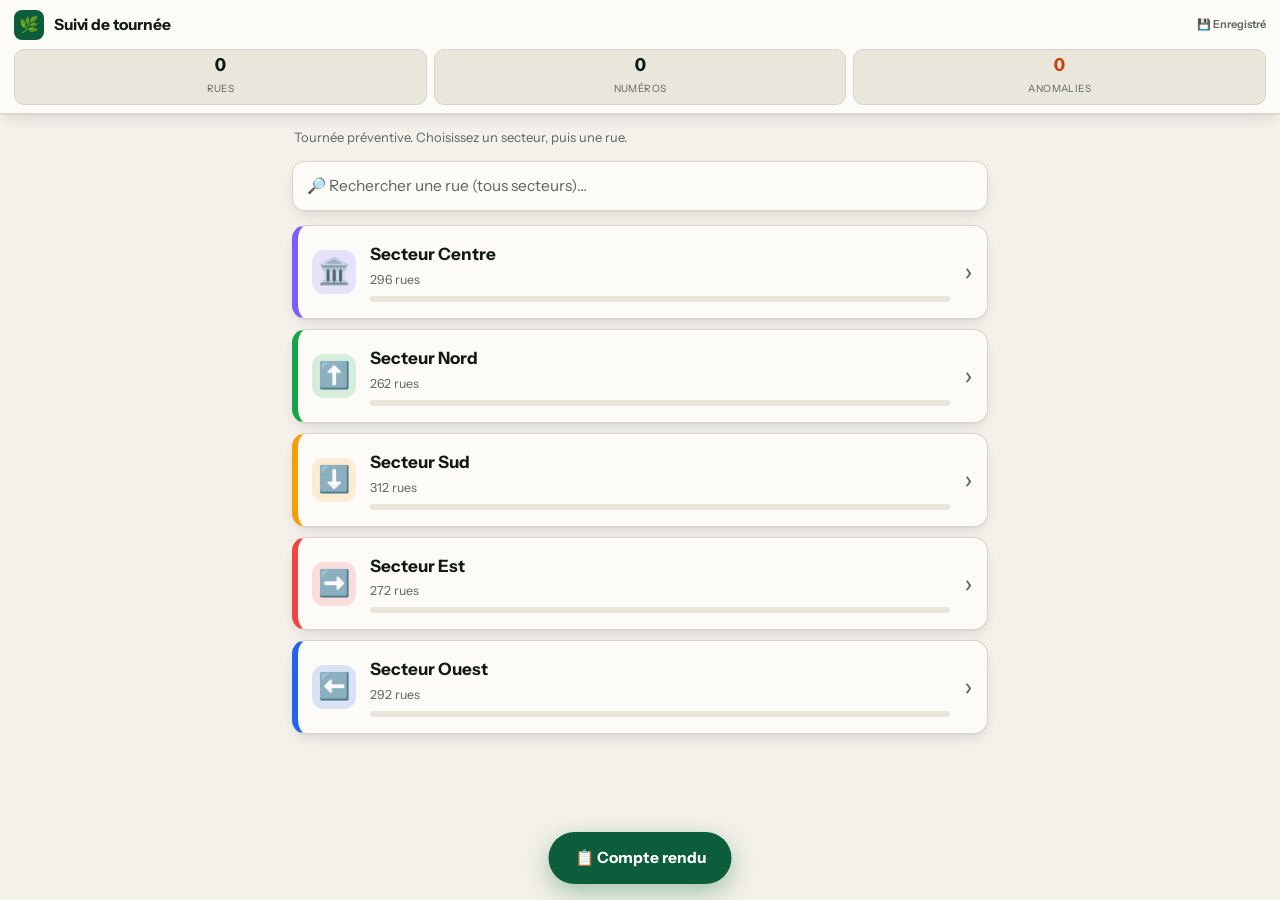
<file: brigade-verte-v3/suivi/index.html>
<!doctype html>
<html lang="fr">
<head>
<meta charset="utf-8">
<meta name="viewport" content="width=device-width, initial-scale=1, viewport-fit=cover, interactive-widget=resizes-content">
<meta name="color-scheme" content="light dark">
<meta name="theme-color" content="#0F6B3A">
<meta name="robots" content="noindex, nofollow">
<title>Suivi de tournée — Brigade Verte Amiens</title>
<link rel="icon" type="image/svg+xml" href="../assets/logo/logo.svg">
<link rel="icon" type="image/png" sizes="32x32" href="../assets/icons/icon-32.png">
<link rel="apple-touch-icon" href="../assets/icons/icon-180.png">
<meta name="apple-mobile-web-app-capable" content="yes">
<meta name="apple-mobile-web-app-title" content="Suivi tournée">
<link rel="stylesheet" href="../css/tokens.css">
<style>
/* ═══════════════════════════════════════════════════════════════════
   Suivi de tournée — Brigade Verte Amiens (fichier unique)
   Design terrain : contraste élevé, grandes cibles tactiles, sobre.
   ═══════════════════════════════════════════════════════════════════ */
:root{
  /* Harmonisé avec le design system Brigade Verte (css/tokens.css) */
  --ground:#F3F1EA; --card:#FCFBF8; --card-2:#E9E6DC;
  --ink:#111915; --muted:#5B665F; --line:#D9D4C7;
  --brand:#0B5D3B; --brand-ink:#FFFFFF;
  --accent:#1F5FA8; --accent-ink:#FFFFFF;
  --ok:#1F7A4D; --ok-soft:#DFF0E4; --ok-ink:#FFFFFF;
  --pb:#C4420C; --pb-soft:#FBE4D6; --pb-ink:#FFFFFF;
  --todo:#E9E6DC; --shadow:0 1px 0 rgba(17,25,21,.04),0 6px 16px -6px rgba(17,25,21,.18);
  --radius:14px;
}
@media (prefers-color-scheme:dark){
  :root{
    --ground:#0F1C17; --card:#16271F; --card-2:#12211A;
    --ink:#E8EFE9; --muted:#9FB1A6; --line:#264033;
    --brand:#6FCF8F; --brand-ink:#0F1C17;
    --accent:#6FA6E6; --accent-ink:#0F1C17;
    --ok:#6FCF8F; --ok-soft:#173826; --ok-ink:#0F1C17;
    --pb:#F08A4C; --pb-soft:#3A2414; --pb-ink:#0F1C17;
    --todo:#1C3027; --shadow:0 1px 2px rgba(0,0,0,.4);
  }
}
:root[data-theme="light"]{color-scheme:light}
:root[data-theme="dark"]{color-scheme:dark}

*{box-sizing:border-box}
html,body{margin:0;padding:0}
html{-webkit-text-size-adjust:100%}
body{
  background:var(--ground); color:var(--ink);
  font-family:"Instrument Sans",-apple-system,BlinkMacSystemFont,"Segoe UI",Roboto,Arial,sans-serif;
  font-size:16px; line-height:1.45; -webkit-tap-highlight-color:transparent;
  overscroll-behavior-y:none;
}
button{font:inherit; cursor:pointer; color:inherit; border:0; background:none}
input,textarea{font:inherit; color:var(--ink)}
:focus-visible{outline:3px solid var(--accent); outline-offset:2px}
.tnum{font-variant-numeric:tabular-nums}
.empty,.sug-empty,.num-empty{color:var(--muted); text-align:center; padding:20px 8px; font-size:14px}

/* En-tête */
.top{
  position:sticky; top:0; z-index:30; background:var(--card);
  border-bottom:1px solid var(--line); box-shadow:var(--shadow);
  padding:10px 14px 8px; padding-top:calc(10px + env(safe-area-inset-top));
}
.brandline{display:flex; align-items:center; gap:10px}
.brandline .logo{width:30px;height:30px;border-radius:8px;background:var(--brand);display:grid;place-items:center;color:var(--brand-ink);font-size:16px}
.brandline h1{font-size:15.5px; font-weight:800; margin:0; flex:1; letter-spacing:-.01em}
.save-dot{font-size:11px; color:var(--muted); font-weight:600; white-space:nowrap}
.stats-strip{display:flex; gap:7px; margin-top:9px}
.stat{flex:1; background:var(--card-2); border:1px solid var(--line); border-radius:10px; padding:6px 4px; text-align:center}
.stat b{display:block; font-size:18px; font-weight:800; line-height:1.05}
.stat span{font-size:10px; color:var(--muted); text-transform:uppercase; letter-spacing:.04em}
.stat.s-pb b{color:var(--pb)}

/* Vues */
main{max-width:720px; margin:0 auto; padding:12px 12px 96px}
.view{display:none; animation:fade .18s ease both}
.view.active{display:block}
@keyframes fade{from{opacity:0;transform:translateY(4px)}to{opacity:1;transform:none}}
@media (prefers-reduced-motion:reduce){.view{animation:none}}

.subbar{display:flex; align-items:center; gap:10px; margin-bottom:12px}
.back{width:42px;height:42px;flex:none;border-radius:11px;background:var(--card);border:1px solid var(--line);font-size:20px;box-shadow:var(--shadow)}
.subbar h2{font-size:17px; font-weight:800; margin:0; flex:1; display:flex; align-items:center; gap:8px}
.subbar h2::before{content:"";width:10px;height:10px;border-radius:3px;background:var(--sc,var(--brand))}
.subbar .count{font-size:12px; color:var(--muted); font-weight:700}

/* Recherche */
.search-wrap{position:relative; margin-bottom:14px}
.search-input{
  width:100%; padding:13px 14px; border:1px solid var(--line); border-radius:12px;
  background:var(--card); box-shadow:var(--shadow); font-size:15.5px;
}
.search-input::placeholder{color:var(--muted)}
.suggest{
  position:absolute; left:0; right:0; top:calc(100% + 6px); z-index:20;
  background:var(--card); border:1px solid var(--line); border-radius:12px;
  box-shadow:0 8px 30px rgba(17,26,37,.18); overflow:hidden; max-height:60vh; overflow-y:auto;
}
.sug-item{display:flex; align-items:center; justify-content:space-between; gap:10px; width:100%; padding:13px 14px; border-bottom:1px solid var(--line); text-align:left; font-size:15px}
.sug-item:last-child{border-bottom:0}
.sug-item:active{background:var(--card-2)}

/* Secteurs */
.hello{font-size:13px; color:var(--muted); margin:2px 2px 14px}
.sector-grid{display:flex; flex-direction:column; gap:10px}
.sector-card{
  display:flex; align-items:center; gap:14px; width:100%; text-align:left;
  background:var(--card); border:1px solid var(--line); border-left:6px solid var(--sc);
  border-radius:var(--radius); padding:16px 14px; box-shadow:var(--shadow);
  transition:transform .08s ease;
}
.sector-card:active{transform:scale(.99)}
.sc-emoji{font-size:26px; width:44px; height:44px; flex:none; display:grid; place-items:center; background:color-mix(in srgb,var(--sc) 16%,transparent); border-radius:12px}
.sc-body{flex:1; min-width:0; display:flex; flex-direction:column; gap:4px}
.sc-name{font-size:17px; font-weight:800}
.sc-meta{font-size:12.5px; color:var(--muted)}
.sc-pb{color:var(--pb)}
.sc-bar{height:6px; border-radius:99px; background:var(--todo); overflow:hidden; margin-top:3px}
.sc-bar i{display:block; height:100%; background:var(--sc); transition:width .25s}
.sc-go{font-size:26px; color:var(--muted); font-weight:400}

/* Liste rues */
.street-list{display:flex; flex-direction:column; gap:7px}
.st-row{
  display:flex; align-items:center; gap:10px; width:100%; text-align:left;
  background:var(--card); border:1px solid var(--line); border-radius:12px;
  padding:14px; box-shadow:var(--shadow); transition:transform .08s ease;
}
.st-row:active{transform:scale(.995)}
.st-name{flex:1; font-weight:650; font-size:15.5px}
.st-go{color:var(--muted); font-size:20px}
.pill{font-size:11.5px; font-weight:800; padding:4px 10px; border-radius:99px; white-space:nowrap}
.pill.todo{background:var(--todo); color:var(--muted)}
.pill.wip{background:var(--todo); color:var(--accent)}
.pill.done{background:var(--ok-soft); color:var(--ok)}
.pill.pb{background:var(--pb-soft); color:var(--pb)}

/* Détail rue */
.street-head{background:var(--card); border:1px solid var(--line); border-radius:var(--radius); box-shadow:var(--shadow); padding:14px; margin-bottom:12px}
.street-head .sec{display:inline-flex; align-items:center; gap:6px; font-size:12px; font-weight:800; color:var(--muted); text-transform:uppercase; letter-spacing:.05em}
.street-head .sec::before{content:"";width:9px;height:9px;border-radius:3px;background:var(--sc,var(--brand))}
.street-head h2{font-size:20px; margin:5px 0 2px; font-weight:800}
.street-prog{font-size:13px; color:var(--muted); font-weight:600}
.note-lbl{display:block; font-size:11px; font-weight:800; text-transform:uppercase; letter-spacing:.05em; color:var(--muted); margin:14px 0 6px}
.street-note{width:100%; padding:11px 13px; border:1px solid var(--line); border-radius:11px; background:var(--card-2); resize:vertical; min-height:44px}
.street-note::placeholder{color:var(--muted)}
.bulk-ras{width:100%; margin-top:12px; padding:14px; border-radius:12px; border:2px solid var(--ok); background:var(--ok-soft); color:var(--ok); font-weight:800; font-size:15.5px}
.bulk-ras.on{background:var(--ok); color:var(--ok-ink)}

.num-toolbar{margin-bottom:10px}
.num-filter{width:100%; padding:11px 13px; border:1px solid var(--line); border-radius:11px; background:var(--card); font-size:15px}
.num-filter::placeholder{color:var(--muted)}
.load{display:flex; align-items:center; gap:10px; color:var(--muted); font-size:14px; padding:14px 4px; justify-content:center}
.spin{width:18px;height:18px;border:2.5px solid var(--line);border-top-color:var(--accent);border-radius:50%;animation:sp .7s linear infinite}
@keyframes sp{to{transform:rotate(360deg)}}
@media (prefers-reduced-motion:reduce){.spin{animation:none}}

.num-list{display:flex; flex-direction:column; gap:8px}
.num{border:1px solid var(--line); border-radius:12px; background:var(--card); box-shadow:var(--shadow); overflow:hidden}
.num.n-ok{border-color:var(--ok)}
.num.n-pb{border-color:var(--pb)}
.num-top{display:flex; align-items:stretch; gap:0}
.num-face{flex:1; display:flex; align-items:center; gap:12px; padding:14px 14px; text-align:left; min-height:60px}
.num-n{font-size:21px; font-weight:800; min-width:56px}
.num-tag{font-size:13px; font-weight:800; color:var(--muted)}
.num.n-ok .num-face{background:var(--ok-soft)} .num.n-ok .num-tag{color:var(--ok)}
.num.n-pb .num-face{background:var(--pb-soft)} .num.n-pb .num-tag{color:var(--pb)}
.num-warn{width:64px; flex:none; font-size:22px; border-left:1px solid var(--line); background:var(--card-2)}
.num.n-pb .num-warn{background:var(--pb); color:var(--pb-ink)}

.num-detail{display:none; padding:0 12px 12px; border-top:1px dashed var(--line)}
.num.n-pb .num-detail{display:block; padding-top:12px}
.obj-grid{display:grid; grid-template-columns:repeat(2,1fr); gap:8px}
@media(min-width:460px){.obj-grid{grid-template-columns:repeat(3,1fr)}}
.obj-btn{padding:13px 8px; border-radius:11px; border:2px solid var(--line); background:var(--card); font-weight:700; font-size:14px; min-height:48px}
.obj-btn.on{background:var(--pb); border-color:var(--pb); color:var(--pb-ink)}
.num-note{width:100%; margin-top:10px; padding:11px 13px; border:1px solid var(--line); border-radius:10px; background:var(--card-2); resize:vertical; min-height:44px}
.num-note::placeholder{color:var(--muted)}

.manual{display:flex; gap:8px; margin-top:4px}
.manual-inp{flex:1; min-width:0; padding:12px 13px; border:1px dashed var(--line); border-radius:11px; background:var(--card-2); font-size:15px}
.manual-inp::placeholder{color:var(--muted)}
.manual-btn{width:56px; flex:none; border-radius:11px; border:1px dashed var(--accent); color:var(--accent); font-size:22px; font-weight:800; background:var(--card)}

/* Bouton flottant compte rendu */
.fab{
  position:fixed; left:50%; transform:translateX(-50%); bottom:calc(16px + env(safe-area-inset-bottom));
  z-index:25; background:var(--brand); color:var(--brand-ink); font-weight:800; font-size:15.5px;
  padding:15px 26px; border-radius:99px; box-shadow:0 8px 24px rgba(15,107,58,.35); display:flex; gap:8px; align-items:center;
}

/* Compte rendu */
.exports{display:grid; grid-template-columns:repeat(2,1fr); gap:8px; margin-bottom:14px}
.exp{padding:13px 8px; border-radius:11px; border:1px solid var(--line); background:var(--card); font-weight:700; font-size:14px; box-shadow:var(--shadow); min-height:48px; display:flex; align-items:center; justify-content:center; gap:6px}
.exp.primary{background:var(--accent); border-color:var(--accent); color:var(--accent-ink); grid-column:1 / -1}
.agent-field{margin-bottom:14px}
.agent-field label{display:block; font-size:11px; font-weight:800; text-transform:uppercase; letter-spacing:.05em; color:var(--muted); margin-bottom:6px}
.agent-field input{width:100%; padding:12px 13px; border:1px solid var(--line); border-radius:11px; background:var(--card)}

.doc{background:var(--card); border:1px solid var(--line); border-radius:var(--radius); box-shadow:var(--shadow); padding:18px}
.doc-head h2{font-size:18px; margin:0 0 3px}
.doc-sub{font-size:12.5px; color:var(--muted); margin:0}
.doc-meta{font-size:12px; color:var(--muted); margin:4px 0 0}
.kpis{display:grid; grid-template-columns:repeat(2,1fr); gap:9px; margin:14px 0}
@media(min-width:460px){.kpis{grid-template-columns:repeat(4,1fr)}}
.kpi{background:var(--card-2); border:1px solid var(--line); border-radius:11px; padding:10px; text-align:center}
.kpi b{display:block; font-size:20px; font-weight:800}
.kpi span{font-size:11px; color:var(--muted)}
.kpi-pb b{color:var(--pb)}
.doc-none{color:var(--ok); font-weight:800; padding:12px 0}
.doc-h3{font-size:14px; margin:18px 0 8px}
.doc-close{font-size:12px; color:var(--muted); margin-top:16px; border-top:1px solid var(--line); padding-top:12px}

.tbl-wrap{overflow-x:auto; -webkit-overflow-scrolling:touch; border:1px solid var(--line); border-radius:10px}
table.rep{border-collapse:collapse; width:100%; font-size:13px}
table.rep th{background:var(--brand); color:#fff; font-size:11px; text-transform:uppercase; letter-spacing:.03em; padding:9px; text-align:left}
table.rep td{border-top:1px solid var(--line); padding:8px 9px; vertical-align:top}
table.rep td.n{font-weight:800; white-space:nowrap; font-variant-numeric:tabular-nums}
table.rep td.obj{color:var(--pb); font-weight:600}
tr.grp-sec td{background:color-mix(in srgb,var(--sc) 16%,transparent); font-weight:800; color:var(--ink); border-left:4px solid var(--sc)}
tr.grp-rue td{background:var(--card-2); font-weight:700; font-size:12.5px}

.reset-line{margin-top:16px}
.reset-btn{width:100%; padding:12px; border-radius:11px; border:1px solid var(--line); background:none; color:var(--muted); font-weight:600; font-size:14px}

/* Toast */
.toast{position:fixed; left:50%; bottom:calc(80px + env(safe-area-inset-bottom)); transform:translateX(-50%) translateY(8px);
  background:var(--ink); color:var(--ground); padding:11px 20px; border-radius:99px; font-weight:700; font-size:14px;
  opacity:0; pointer-events:none; transition:.2s; z-index:60; white-space:nowrap; box-shadow:0 6px 20px rgba(0,0,0,.3)}
.toast.show{opacity:1; transform:translateX(-50%) translateY(0)}

/* Impression / PDF */
@media print{
  .top,.subbar,.fab,.exports,.agent-field,.reset-line,.toast{display:none !important}
  body{background:#fff; color:#000}
  main{padding:0; max-width:none}
  .view{display:none !important}
  #view-report{display:block !important}
  .doc{border:0; box-shadow:none; padding:0}
  table.rep th{background:#0F6B3A !important; color:#fff !important; -webkit-print-color-adjust:exact; print-color-adjust:exact}
  tr.grp-sec td,tr.grp-rue td{-webkit-print-color-adjust:exact; print-color-adjust:exact}
}
</style>
</head>
<body>

<header class="top">
  <div class="brandline">
    <span class="logo">🌿</span>
    <h1>Suivi de tournée</h1>
    <span class="save-dot" id="saveDot" role="status" aria-live="polite">💾 Enregistré</span>
  </div>
  <div class="stats-strip">
    <div class="stat"><b id="hRues" class="tnum">0</b><span>rues</span></div>
    <div class="stat"><b id="hNums" class="tnum">0</b><span>numéros</span></div>
    <div class="stat s-pb"><b id="hPb" class="tnum">0</b><span>anomalies</span></div>
  </div>
</header>

<main>

  <!-- VUE 1 : SECTEURS -->
  <section id="view-sectors" class="view active" aria-label="Choix du secteur">
    <p class="hello">Tournée préventive. Choisissez un secteur, puis une rue.</p>
    <div class="search-wrap">
      <input id="globalSearch" class="search-input" type="search" placeholder="🔎 Rechercher une rue (tous secteurs)…" autocomplete="off" aria-label="Rechercher une rue">
      <div id="globalSuggest" class="suggest" hidden></div>
    </div>
    <div id="sectorGrid" class="sector-grid"></div>
  </section>

  <!-- VUE 2 : RUES DU SECTEUR -->
  <section id="view-streets" class="view" aria-label="Rues du secteur">
    <div class="subbar">
      <button class="back" id="backStreets" aria-label="Retour aux secteurs">‹</button>
      <h2 id="streetsTitle">Secteur</h2>
      <span class="count" id="streetCount">0 rues</span>
    </div>
    <div class="search-wrap">
      <input id="streetFilter" class="search-input" type="search" placeholder="Filtrer les rues…" autocomplete="off" aria-label="Filtrer les rues">
    </div>
    <div id="streetList" class="street-list"></div>
  </section>

  <!-- VUE 3 : DÉTAIL D'UNE RUE -->
  <section id="view-street" class="view" aria-label="Contrôle de la rue">
    <div class="subbar">
      <button class="back" id="backStreet" aria-label="Retour à la liste des rues">‹</button>
      <h2>Contrôle rue</h2>
    </div>

    <div class="street-head">
      <span class="sec" id="streetSector">Secteur</span>
      <h2 id="streetName">Rue</h2>
      <div class="street-prog" id="streetProg">Chargement…</div>
      <label class="note-lbl" for="streetNote">Observation générale sur la rue</label>
      <textarea id="streetNote" class="street-note" placeholder="Ex. : rue barrée, travaux, commerce fermé…"></textarea>
      <button class="bulk-ras" id="bulkRas">✓ Toute la rue RAS</button>
    </div>

    <div class="num-toolbar">
      <input id="numFilter" class="num-filter" type="search" placeholder="Aller à un numéro…" autocomplete="off" aria-label="Filtrer les numéros">
    </div>
    <div class="load" id="numLoad" hidden><span class="spin"></span> Chargement des numéros de la rue…</div>
    <div id="numList" class="num-list"></div>
  </section>

  <!-- VUE 4 : COMPTE RENDU -->
  <section id="view-report" class="view" aria-label="Compte rendu">
    <div class="subbar">
      <button class="back" id="backReport" aria-label="Retour">‹</button>
      <h2>Compte rendu</h2>
    </div>

    <div class="agent-field">
      <label for="agentInput">Agent / équipage</label>
      <input id="agentInput" placeholder="Ex. : Brigade 2 — M. Dupont" autocomplete="off">
    </div>
    <div class="agent-field">
      <label for="motifInput">Motif de la tournée <span style="text-transform:none;font-weight:600">(facultatif)</span></label>
      <input id="motifInput" placeholder="Ex. : Match du soir — dispositif préventif" autocomplete="off" maxlength="120">
    </div>

    <div class="exports">
      <button class="exp primary" id="expShare">📤 Partager</button>
      <button class="exp" id="expWhatsapp">🟢 WhatsApp</button>
      <button class="exp" id="expSms">💬 SMS</button>
      <button class="exp" id="expMail">✉️ Mail</button>
      <button class="exp" id="expCopy">📋 Copier</button>
      <button class="exp" id="expPrint">🖨️ PDF / Imprimer</button>
      <button class="exp" id="expCsv">📄 CSV</button>
      <button class="exp" id="expXls">📊 Excel</button>
    </div>

    <div class="doc" id="reportDoc"></div>

    <div class="reset-line">
      <button class="reset-btn" id="resetBtn">🗑 Nouvelle tournée (tout effacer)</button>
    </div>
  </section>

</main>

<button class="fab" id="goReport">📋 Compte rendu</button>
<div class="toast" id="toast" role="status" aria-live="assertive"></div>

<script>
"use strict";
/* ══════════════════════════════════════════════════════════════════
   Application de suivi de tournée — Brigade Verte Amiens.
   Un seul fichier : constantes → état → données → compte rendu → interface.
   Navigation : Secteur → Rue → Numéros. Objectif : rapidité terrain.
   ══════════════════════════════════════════════════════════════════ */
(function () {

// ── Constantes ───────────────────────────────────────────────────────
var SECTEURS = ["CENTRE", "NORD", "SUD", "EST", "OUEST"];
var SECTOR_META = {
  CENTRE: { label: "Centre", color: "#7c5cff", emoji: "🏛️" },
  NORD:   { label: "Nord",   color: "#16a34a", emoji: "⬆️" },
  SUD:    { label: "Sud",    color: "#f59e0b", emoji: "⬇️" },
  EST:    { label: "Est",    color: "#ef4444", emoji: "➡️" },
  OUEST:  { label: "Ouest",  color: "#2563eb", emoji: "⬅️" },
};
// Boutons rapides d'anomalie = catégories terrain demandées.
var OBJETS = ["Bac OM", "Bac Jaune", "Conteneur Veolia", "Mobilier Commerce",
  "Objet", "Encombrant", "Dépôt", "Autre"];
var ADRESSE_API = "https://api-adresse.data.gouv.fr/search/";
var AMIENS_CITYCODE = "80021";
var KEY = "brigade-suivi-v1";

// ── Petits utilitaires ───────────────────────────────────────────────
function $(id) { return document.getElementById(id); }
function el(tag, cls, txt) {
  var n = document.createElement(tag);
  if (cls) n.className = cls;
  if (txt != null) n.textContent = txt;
  return n;
}
function esc(s) {
  return String(s == null ? "" : s).replace(/[&<>"]/g, function (c) {
    return { "&": "&amp;", "<": "&lt;", ">": "&gt;", '"': "&quot;" }[c];
  });
}
function norm(s) {
  return String(s || "").normalize("NFD").replace(/[̀-ͯ]/g, "")
    .toLowerCase().replace(/[^a-z0-9]+/g, " ").trim();
}
function numKey(v) {
  var m = String(v).match(/\d+/);
  return m ? parseInt(m[0], 10) : 1e9;
}

// ── État + persistance (hors ligne) ──────────────────────────────────
function fresh() {
  return { agent: "", motif: "", date: new Date().toISOString().slice(0, 10),
    startedAt: null, lastAt: null, streets: {} };
}
var state = fresh();
function load() {
  try {
    var saved = JSON.parse(localStorage.getItem(KEY) || "null");
    if (saved && typeof saved === "object") { var f = fresh(); for (var k in f) if (!(k in saved)) saved[k] = f[k]; Object.assign(state, saved); }
  } catch (e) { /* stockage indisponible : état par défaut */ }
}
function save() { try { localStorage.setItem(KEY, JSON.stringify(state)); } catch (e) {} }
var saveTimer = null;
function saveSoon() { clearTimeout(saveTimer); saveTimer = setTimeout(save, 250); }
function touch() {
  var iso = new Date().toISOString();
  if (!state.startedAt) state.startedAt = iso;
  state.lastAt = iso;
}
function resetAll() { var a = state.agent, mo = state.motif; state = fresh(); state.agent = a; state.motif = mo; save(); }
function streetState(name) {
  var d = state.streets[name];
  if (!d) { d = { fetched: false, nums: [], note: "", firstAt: null, lastAt: null }; state.streets[name] = d; }
  if (!Array.isArray(d.nums)) d.nums = [];
  return d;
}
function touchStreet(d) {
  var iso = new Date().toISOString();
  if (!d.firstAt) d.firstAt = iso;
  d.lastAt = iso; touch();
}
function numCounts(d) {
  var ok = 0, pb = 0;
  for (var i = 0; i < d.nums.length; i++) { if (d.nums[i].k === "ok") ok++; else if (d.nums[i].k === "pb") pb++; }
  return { total: d.nums.length, ok: ok, pb: pb, seen: ok + pb };
}
function streetHasPb(d) { return d.nums.some(function (x) { return x.k === "pb"; }); }
function streetIsDone(d) { var c = numCounts(d); return c.total > 0 && c.seen === c.total && c.pb === 0; }
function streetTouched(d) { return !!(d.note && d.note.trim()) || d.nums.some(function (x) { return x.k; }); }

// ── Données rues + secteurs + numéros officiels ──────────────────────
var RUES = [];
function loadStreets() {
  return fetch("../data/streets.json").then(function (r) { return r.json(); })
    .then(function (list) {
      RUES = Array.isArray(list) ? list.filter(function (x) { return x && x.rue && x.secteur; }) : [];
    })
    .catch(function () { RUES = []; })
    .then(function () { RUES.sort(function (a, b) { return a.rue.localeCompare(b.rue, "fr"); }); });
}
function streetsOfSector(sec) { return RUES.filter(function (r) { return r.secteur === sec; }); }
function sectorCounts() {
  var c = {}; SECTEURS.forEach(function (s) { c[s] = 0; });
  RUES.forEach(function (r) { if (c[r.secteur] != null) c[r.secteur]++; });
  return c;
}
function sectorOfStreet(name) {
  for (var i = 0; i < RUES.length; i++) if (RUES[i].rue === name) return RUES[i].secteur;
  return "CENTRE";
}
function searchStreets(query, limit) {
  limit = limit || 40;
  var q = norm(query);
  if (!q) return [];
  var terms = q.split(" ").filter(Boolean);
  var scored = [];
  for (var i = 0; i < RUES.length; i++) {
    var hay = norm(RUES[i].rue), score = 0, ok = true;
    for (var t = 0; t < terms.length; t++) {
      var idx = hay.indexOf(terms[t]);
      if (idx === -1) { ok = false; break; }
      score += idx === 0 ? 3 : 1;
    }
    if (ok) scored.push({ r: RUES[i], score: score - hay.length * 0.001 });
  }
  scored.sort(function (a, b) { return b.score - a.score; });
  return scored.slice(0, limit).map(function (x) { return x.r; });
}
function baseName(name) { return name.replace(/\(.*?\)/g, "").trim(); }
function fetchHouseNumbers(name) {
  var q = baseName(name), target = norm(q);
  var url = ADRESSE_API + "?q=" + encodeURIComponent(q) + "&citycode=" + AMIENS_CITYCODE +
    "&type=housenumber&autocomplete=0&limit=100";
  return fetch(url).then(function (r) {
    if (!r.ok) return null;
    return r.json().then(function (j) {
      var seen = {}, out = [];
      (j.features || []).forEach(function (f) {
        var p = f.properties || {};
        if (!p.housenumber) return;
        if (norm(p.street || p.name).indexOf(target) === -1) return;
        var k = norm(p.housenumber);
        if (seen[k]) return; seen[k] = 1;
        out.push(String(p.housenumber));
      });
      out.sort(function (a, b) { return numKey(a) - numKey(b) || a.localeCompare(b, "fr"); });
      return out;
    });
  }).catch(function () { return null; });
}

// ── Compte rendu (modèle + rendu + exports) ──────────────────────────
function fmtDuration(ms) {
  if (!ms || ms < 0) return "—";
  var min = Math.round(ms / 60000), h = Math.floor(min / 60), m = min % 60;
  return h ? (h + " h " + String(m).padStart(2, "0")) : (m + " min");
}
function dateLong() {
  return new Date().toLocaleDateString("fr-FR", { weekday: "long", day: "numeric", month: "long", year: "numeric" });
}
function hm(iso) { return iso ? new Date(iso).toLocaleTimeString("fr-FR", { hour: "2-digit", minute: "2-digit" }) : "—"; }
function nowHM() { return new Date().toLocaleTimeString("fr-FR", { hour: "2-digit", minute: "2-digit" }); }

function buildModel() {
  var bySector = {}; SECTEURS.forEach(function (s) { bySector[s] = []; });
  var rues = 0, ruesDone = 0, numsSeen = 0, numsPb = 0, notes = [];
  Object.keys(state.streets).forEach(function (name) {
    var d = state.streets[name];
    if (!streetTouched(d)) return;
    var sec = sectorOfStreet(name), c = numCounts(d);
    rues++; if (streetIsDone(d)) ruesDone++;
    numsSeen += c.seen; numsPb += c.pb;
    var anomalies = d.nums.filter(function (x) { return x.k === "pb"; })
      .map(function (x) { return { n: x.n, objs: x.objs.slice(), note: (x.note || "").trim() }; })
      .sort(function (a, b) { return numKey(a.n) - numKey(b.n) || a.n.localeCompare(b.n, "fr"); });
    if (d.note && d.note.trim()) notes.push({ rue: name, sec: sec, note: d.note.trim() });
    bySector[sec].push({ rue: name, counts: c, anomalies: anomalies });
  });
  SECTEURS.forEach(function (s) { bySector[s].sort(function (a, b) { return a.rue.localeCompare(b.rue, "fr"); }); });
  var started = state.startedAt ? new Date(state.startedAt).getTime() : 0;
  var last = state.lastAt ? new Date(state.lastAt).getTime() : 0;
  return { bySector: bySector, notes: notes,
    stats: { rues: rues, ruesDone: ruesDone, numsSeen: numsSeen, numsPb: numsPb, duration: fmtDuration(last - started) },
    startedAt: state.startedAt, lastAt: state.lastAt };
}

function renderReport(elm) {
  var m = buildModel(), s = m.stats, h = "";
  h += '<div class="doc-head"><h2>Compte rendu de tournée préventive</h2>' +
    (state.motif ? '<p class="doc-sub">' + esc(state.motif) + '</p>' : '') +
    '<p class="doc-meta">' + esc(dateLong()) + (state.agent ? " · " + esc(state.agent) : "") + '</p></div>';
  h += '<div class="kpis">' +
    '<div class="kpi"><b>' + s.rues + '</b><span>rues contrôlées</span></div>' +
    '<div class="kpi"><b>' + s.numsSeen + '</b><span>numéros contrôlés</span></div>' +
    '<div class="kpi kpi-pb"><b>' + s.numsPb + '</b><span>anomalies</span></div>' +
    '<div class="kpi"><b>' + esc(s.duration) + '</b><span>temps de tournée</span></div></div>';
  h += '<p class="doc-meta">Début ' + hm(m.startedAt) + ' · dernier contrôle ' + hm(m.lastAt) + '</p>';
  if (s.numsPb === 0) {
    h += '<p class="doc-none">✓ Aucune anomalie constatée — rien à faire enlever sur la voie publique.</p>';
  } else {
    h += '<div class="tbl-wrap"><table class="rep"><thead><tr><th>N°</th><th>Objet à enlever</th><th>Précision</th></tr></thead><tbody>';
    SECTEURS.forEach(function (sec) {
      var streets = m.bySector[sec].filter(function (x) { return x.anomalies.length; });
      if (!streets.length) return;
      h += '<tr class="grp-sec" style="--sc:' + SECTOR_META[sec].color + '"><td colspan="3">' +
        SECTOR_META[sec].emoji + ' Secteur ' + esc(SECTOR_META[sec].label) + '</td></tr>';
      streets.forEach(function (st) {
        h += '<tr class="grp-rue"><td colspan="3">' + esc(st.rue) + ' · ' + st.anomalies.length +
          ' anomalie' + (st.anomalies.length > 1 ? "s" : "") + '</td></tr>';
        st.anomalies.forEach(function (a) {
          h += '<tr><td class="n">' + esc(a.n) + '</td><td class="obj">' +
            esc(a.objs.join(", ") || "À enlever") + '</td><td>' + esc(a.note || "—") + '</td></tr>';
        });
      });
    });
    h += '</tbody></table></div>';
  }
  if (m.notes.length) {
    h += '<h3 class="doc-h3">Observations générales</h3><div class="tbl-wrap"><table class="rep">' +
      '<thead><tr><th>Rue</th><th>Observation</th></tr></thead><tbody>';
    m.notes.sort(function (a, b) { return a.rue.localeCompare(b.rue, "fr"); });
    m.notes.forEach(function (o) {
      h += '<tr><td class="n" style="white-space:normal">' + esc(o.rue) + '</td><td>' + esc(o.note) + '</td></tr>';
    });
    h += '</tbody></table></div>';
  }
  h += '<p class="doc-close">Compte rendu transmis au CSU et à l\'ensemble des chefs de service, ' +
    'afin que les bacs et tout objet ou projectile susceptible de rester sur la voie publique ' +
    'soient pris en charge dans les meilleurs délais.</p>';
  elm.innerHTML = h;
}

function rowsForExport() {
  var m = buildModel(), rows = [];
  SECTEURS.forEach(function (sec) {
    m.bySector[sec].forEach(function (st) {
      st.anomalies.forEach(function (a) {
        rows.push([SECTOR_META[sec].label, st.rue, a.n, a.objs.join(", ") || "À enlever", a.note]);
      });
    });
  });
  return { m: m, rows: rows };
}
function reportText() {
  var m = buildModel(), s = m.stats, L = [];
  L.push("COMPTE RENDU — TOURNÉE PRÉVENTIVE");
  if (state.motif) L.push(state.motif);
  L.push(dateLong() + (state.agent ? " · " + state.agent : ""));
  L.push("");
  L.push("Rues contrôlées : " + s.rues + " | Numéros : " + s.numsSeen + " | Anomalies : " + s.numsPb + " | Durée : " + s.duration);
  L.push("");
  if (s.numsPb === 0) {
    L.push("Aucune anomalie constatée — rien à enlever sur la voie publique.");
  } else {
    L.push("ANOMALIES À PRENDRE EN CHARGE :");
    SECTEURS.forEach(function (sec) {
      var streets = m.bySector[sec].filter(function (x) { return x.anomalies.length; });
      if (!streets.length) return;
      L.push(""); L.push("— Secteur " + SECTOR_META[sec].label + " —");
      streets.forEach(function (st) {
        L.push("• " + st.rue + " :");
        st.anomalies.forEach(function (a) {
          var line = "    n° " + a.n + " — " + (a.objs.join(", ") || "à enlever");
          if (a.note) line += " (" + a.note + ")";
          L.push(line);
        });
      });
    });
  }
  if (m.notes.length) {
    L.push(""); L.push("OBSERVATIONS :");
    m.notes.forEach(function (o) { L.push("• " + o.rue + " : " + o.note); });
  }
  L.push("");
  L.push("Transmis au CSU et aux chefs de service pour prise en charge des bacs et objets restant sur la voie publique.");
  return L.join("\n");
}
function download(filename, mime, content) {
  var blob = new Blob([content], { type: mime });
  var a = document.createElement("a");
  a.href = URL.createObjectURL(blob); a.download = filename;
  document.body.appendChild(a); a.click(); document.body.removeChild(a);
  setTimeout(function () { URL.revokeObjectURL(a.href); }, 1000);
}
function stamp() { return new Date().toISOString().slice(0, 10); }
function exportCSV() {
  var rows = rowsForExport().rows;
  var head = ["Secteur", "Rue", "N°", "Objet", "Précision"];
  var q = function (v) { return '"' + String(v).replace(/"/g, '""') + '"'; };
  var lines = [head].concat(rows).map(function (r) { return r.map(q).join(";"); });
  download("compte-rendu-tournee-" + stamp() + ".csv", "text/csv;charset=utf-8", "﻿" + lines.join("\r\n"));
}
function exportXLS() {
  var ex = rowsForExport(), s = ex.m.stats, rows = ex.rows;
  var t = '<table border="1"><tr><th colspan="5">Compte rendu tournée — ' + esc(dateLong()) + '</th></tr>';
  t += '<tr><td colspan="5">Rues : ' + s.rues + ' · Numéros : ' + s.numsSeen + ' · Anomalies : ' + s.numsPb + ' · Durée : ' + esc(s.duration) + '</td></tr>';
  t += '<tr><th>Secteur</th><th>Rue</th><th>N°</th><th>Objet</th><th>Précision</th></tr>';
  rows.forEach(function (r) { t += "<tr>" + r.map(function (c) { return "<td>" + esc(c) + "</td>"; }).join("") + "</tr>"; });
  t += "</table>";
  var html = '<html xmlns:x="urn:schemas-microsoft-com:office:excel"><head><meta charset="utf-8"></head><body>' + t + "</body></html>";
  download("compte-rendu-tournee-" + stamp() + ".xls", "application/vnd.ms-excel", html);
}

// ── Interface : navigation + rendu ───────────────────────────────────
var currentSector = null, currentStreet = null;

function showView(name) {
  var views = document.querySelectorAll(".view");
  for (var i = 0; i < views.length; i++) views[i].classList.toggle("active", views[i].id === "view-" + name);
  window.scrollTo({ top: 0 });
}
function nav(view, data, push) {
  data = data || {};
  if (push !== false) history.pushState(Object.assign({ view: view }, data), "", "#" + view + (data.sector ? "/" + data.sector : ""));
  applyRoute(view, data);
}
function applyRoute(view, data) {
  if (view === "sectors") { renderSectors(); showView("sectors"); }
  else if (view === "streets") { currentSector = data.sector; renderStreetList(); showView("streets"); }
  else if (view === "street") { currentStreet = data.street; currentSector = data.sector || currentSector; renderStreet(); showView("street"); }
  else if (view === "report") { renderReport($("reportDoc")); showView("report"); }
  var fab = $("goReport"); if (fab) fab.hidden = view === "report";
  updateHeader();
}

function globalStats() {
  var rues = 0, nums = 0, pb = 0;
  Object.keys(state.streets).forEach(function (n) {
    var d = state.streets[n];
    if (!streetTouched(d)) return;
    var c = numCounts(d); rues++; nums += c.seen; pb += c.pb;
  });
  return { rues: rues, nums: nums, pb: pb };
}
function updateHeader() {
  var s = globalStats();
  $("hRues").textContent = s.rues;
  $("hNums").textContent = s.nums;
  $("hPb").textContent = s.pb;
  $("saveDot").textContent = navigator.onLine ? "💾 Enregistré" : "📴 Hors ligne — enregistré";
}

function sectorProgress(sec) {
  var streets = streetsOfSector(sec), done = 0, pb = 0;
  streets.forEach(function (r) {
    var d = state.streets[r.rue]; if (!d) return;
    if (streetIsDone(d)) done++;
    if (streetHasPb(d)) pb++;
  });
  return { total: streets.length, done: done, pb: pb };
}
function renderSectors() {
  var wrap = $("sectorGrid"); wrap.textContent = "";
  var counts = sectorCounts();
  SECTEURS.forEach(function (sec) {
    var meta = SECTOR_META[sec], p = sectorProgress(sec);
    var card = el("button", "sector-card");
    card.style.setProperty("--sc", meta.color);
    var pct = p.total ? Math.round((p.done / p.total) * 100) : 0;
    card.innerHTML = '<span class="sc-emoji">' + meta.emoji + '</span><span class="sc-body">' +
      '<span class="sc-name">Secteur ' + esc(meta.label) + '</span>' +
      '<span class="sc-meta">' + counts[sec] + ' rues' + (p.pb ? ' · <b class="sc-pb">' + p.pb + ' ⚠</b>' : "") + '</span>' +
      '<span class="sc-bar"><i style="width:' + pct + '%"></i></span></span>' +
      '<span class="sc-go" aria-hidden="true">›</span>';
    card.addEventListener("click", function () { nav("streets", { sector: sec }); });
    wrap.appendChild(card);
  });
}

function streetPill(d) {
  if (!d || !streetTouched(d)) return { cls: "todo", txt: "À faire" };
  if (streetIsDone(d)) return { cls: "done", txt: "RAS" };
  var c = numCounts(d);
  if (streetHasPb(d)) return { cls: "pb", txt: c.pb + " ⚠" };
  return { cls: "wip", txt: c.total ? (c.seen + "/" + c.total) : "En cours" };
}
function renderStreetList(filter) {
  filter = filter || "";
  var meta = SECTOR_META[currentSector];
  $("streetsTitle").textContent = "Secteur " + meta.label;
  $("streetsTitle").style.setProperty("--sc", meta.color);
  var listEl = $("streetList"); listEl.textContent = "";
  var streets = streetsOfSector(currentSector);
  var q = norm(filter);
  if (q) streets = streets.filter(function (r) { return norm(r.rue).indexOf(q) !== -1; });
  $("streetCount").textContent = streets.length + " rues";
  if (!streets.length) { listEl.appendChild(el("p", "empty", "Aucune rue ne correspond.")); return; }
  streets.forEach(function (r) {
    var d = state.streets[r.rue], p = streetPill(d);
    var row = el("button", "st-row");
    row.innerHTML = '<span class="st-name">' + esc(r.rue) + '</span>' +
      '<span class="pill ' + p.cls + '">' + esc(p.txt) + '</span>' +
      '<span class="st-go" aria-hidden="true">›</span>';
    row.addEventListener("click", function () { nav("street", { street: r.rue, sector: currentSector }); });
    listEl.appendChild(row);
  });
}

function renderStreet() {
  var name = currentStreet, d = streetState(name);
  $("streetName").textContent = name;
  var meta = SECTOR_META[currentSector] || SECTOR_META.CENTRE;
  $("streetSector").textContent = "Secteur " + meta.label;
  $("streetSector").style.setProperty("--sc", meta.color);
  var note = $("streetNote");
  note.value = d.note || "";
  note.oninput = function () { d.note = note.value; touchStreet(d); saveSoon(); };
  var filter = $("numFilter");
  filter.value = "";
  filter.oninput = function () { renderNums(d, filter.value); };
  $("bulkRas").onclick = function () {
    if (streetIsDone(d)) { d.nums.forEach(function (x) { if (x.k === "ok") x.k = ""; }); }
    else { d.nums.forEach(function (x) { if (x.k !== "pb") x.k = "ok"; }); touchStreet(d); }
    save(); renderNums(d, filter.value); updateStreetHeader(d); updateHeader();
  };
  updateStreetHeader(d);
  ensureNumbers(d).then(function () { renderNums(d, filter.value); });
}
function updateStreetHeader(d) {
  var c = numCounts(d);
  $("streetProg").textContent = c.total
    ? (c.seen + "/" + c.total + " numéros" + (c.pb ? " · " + c.pb + " anomalie" + (c.pb > 1 ? "s" : "") : ""))
    : "Chargement…";
  $("bulkRas").classList.toggle("on", streetIsDone(d));
}
function ensureNumbers(d) {
  if (d.fetched) return Promise.resolve();
  $("numLoad").hidden = false;
  return fetchHouseNumbers(currentStreet).then(function (got) {
    $("numLoad").hidden = true;
    d.fetched = true;
    if (got && got.length) {
      var have = {}; d.nums.forEach(function (x) { have[norm(x.n)] = 1; });
      got.forEach(function (n) { if (!have[norm(n)]) d.nums.push({ n: n, k: "", objs: [], note: "" }); });
      save();
    }
  });
}
function renderNums(d, filter) {
  filter = filter || "";
  var box = $("numList"); box.textContent = "";
  d.nums.sort(function (a, b) { return numKey(a.n) - numKey(b.n) || a.n.localeCompare(b.n, "fr"); });
  var q = norm(filter);
  var shown = q ? d.nums.filter(function (x) { return norm(x.n).indexOf(q) !== -1; }) : d.nums;
  if (!d.nums.length) {
    var warn = el("div", "num-empty");
    warn.innerHTML = navigator.onLine
      ? "Aucun numéro trouvé pour cette rue.<br>Ajoutez-les ci-dessous."
      : "Numéros indisponibles hors ligne.<br>Ils se chargeront au retour du réseau, ou ajoutez-les manuellement.";
    box.appendChild(warn);
  }
  shown.forEach(function (rec) { box.appendChild(numRow(d, rec)); });
  box.appendChild(manualAdder(d));
}
function numRow(d, rec) {
  var wrap = el("div", "num");
  var face = el("button", "num-face");
  face.innerHTML = '<span class="num-n">' + esc(rec.n) + '</span><span class="num-tag"></span>';
  var warn = el("button", "num-warn", "⚠");
  warn.setAttribute("aria-label", "Signaler une anomalie au n° " + rec.n);
  var top = el("div", "num-top"); top.appendChild(face); top.appendChild(warn);

  var detail = el("div", "num-detail");
  var objs = el("div", "obj-grid");
  OBJETS.forEach(function (o) {
    var b = el("button", "obj-btn", o);
    b.addEventListener("click", function () {
      var i = rec.objs.indexOf(o);
      if (i >= 0) rec.objs.splice(i, 1); else rec.objs.push(o);
      b.classList.toggle("on", i < 0); saveSoon();
    });
    objs.appendChild(b);
  });
  var noteInput = el("textarea", "num-note");
  noteInput.placeholder = "Précision : devant garage, côté pair, sorti depuis plusieurs jours…";
  noteInput.value = rec.note || "";
  noteInput.oninput = function () { rec.note = noteInput.value; saveSoon(); };
  detail.appendChild(objs); detail.appendChild(noteInput);
  wrap.appendChild(top); wrap.appendChild(detail);

  function paintObjs() {
    var bs = objs.querySelectorAll(".obj-btn");
    for (var i = 0; i < bs.length; i++) bs[i].classList.toggle("on", rec.objs.indexOf(bs[i].textContent) !== -1);
  }
  function paint() {
    wrap.classList.toggle("n-ok", rec.k === "ok");
    wrap.classList.toggle("n-pb", rec.k === "pb");
    face.querySelector(".num-tag").textContent = rec.k === "ok" ? "RAS ✓" : rec.k === "pb" ? "Anomalie" : "";
  }
  face.addEventListener("click", function () {
    rec.k = rec.k === "ok" ? "" : "ok";
    if (rec.k === "ok") touchStreet(d);
    save(); paint(); updateStreetHeader(d); updateHeader();
  });
  warn.addEventListener("click", function () {
    rec.k = rec.k === "pb" ? "" : "pb";
    if (rec.k === "pb") touchStreet(d);
    save(); paint(); updateStreetHeader(d); updateHeader();
    if (rec.k === "pb") setTimeout(function () { noteInput.scrollIntoView({ block: "nearest", behavior: "smooth" }); }, 60);
  });
  paintObjs(); paint();
  return wrap;
}
function manualAdder(d) {
  var row = el("div", "manual");
  var inp = el("input", "manual-inp");
  inp.placeholder = "Ajouter un n° (ex. 12 bis)"; inp.autocomplete = "off";
  var btn = el("button", "manual-btn", "＋");
  function add() {
    var v = inp.value.trim(); if (!v) return;
    var exists = d.nums.some(function (x) { return norm(x.n) === norm(v); });
    if (!exists) d.nums.push({ n: v, k: "", objs: [], note: "" });
    inp.value = ""; save(); renderNums(d, $("numFilter").value); updateStreetHeader(d);
  }
  btn.addEventListener("click", add);
  inp.addEventListener("keydown", function (e) { if (e.key === "Enter") add(); });
  row.appendChild(inp); row.appendChild(btn);
  return row;
}

function initGlobalSearch() {
  var input = $("globalSearch"), box = $("globalSuggest");
  input.addEventListener("input", function () {
    box.textContent = "";
    if (input.value.trim().length < 2) { box.hidden = true; return; }
    var list = searchStreets(input.value, 30);
    if (!list.length) { box.innerHTML = '<div class="sug-empty">Aucune rue trouvée.</div>'; box.hidden = false; return; }
    list.forEach(function (r) {
      var meta = SECTOR_META[r.secteur] || SECTOR_META.CENTRE;
      var item = el("button", "sug-item");
      item.innerHTML = '<span>' + esc(r.rue) + '</span><span class="pill" style="background:' + meta.color + ';color:#fff">' + esc(meta.label) + '</span>';
      item.addEventListener("click", function () { input.value = ""; box.hidden = true; nav("street", { street: r.rue, sector: r.secteur }); });
      box.appendChild(item);
    });
    box.hidden = false;
  });
  document.addEventListener("click", function (e) { if (!e.target.closest(".search-wrap")) box.hidden = true; });
}

function toast(msg) {
  var t = $("toast"); t.textContent = msg; t.classList.add("show");
  setTimeout(function () { t.classList.remove("show"); }, 1900);
}
function copyText(txt) {
  if (navigator.clipboard && navigator.clipboard.writeText) {
    navigator.clipboard.writeText(txt).then(function () { toast("Compte rendu copié ✅"); }, function () { legacyCopy(txt); });
  } else legacyCopy(txt);
}
function legacyCopy(txt) {
  var ta = el("textarea"); ta.value = txt; document.body.appendChild(ta); ta.select();
  try { document.execCommand("copy"); toast("Compte rendu copié ✅"); } catch (e) { toast("Copie impossible"); }
  document.body.removeChild(ta);
}
function initReportActions() {
  $("expCopy").onclick = function () { copyText(reportText()); };
  $("expShare").onclick = function () {
    var txt = reportText();
    if (navigator.share) navigator.share({ title: "Compte rendu tournée", text: txt }).catch(function () {});
    else copyText(txt);
  };
  $("expWhatsapp").onclick = function () { window.open("https://wa.me/?text=" + encodeURIComponent(reportText()), "_blank"); };
  $("expSms").onclick = function () { window.location.href = "sms:?&body=" + encodeURIComponent(reportText()); };
  $("expMail").onclick = function () {
    var subject = "Compte rendu tournée préventive — " + new Date().toLocaleDateString("fr-FR");
    window.location.href = "mailto:?subject=" + encodeURIComponent(subject) + "&body=" + encodeURIComponent(reportText());
  };
  $("expCsv").onclick = exportCSV;
  $("expXls").onclick = exportXLS;
  $("expPrint").onclick = function () { window.print(); };
}

function bindChrome() {
  $("backStreets").onclick = function () { history.back(); };
  $("backStreet").onclick = function () { history.back(); };
  $("backReport").onclick = function () { history.back(); };
  $("goReport").onclick = function () { nav("report", {}); };

  var agent = $("agentInput");
  agent.value = state.agent || "";
  agent.oninput = function () { state.agent = agent.value; saveSoon(); };
  var motif = $("motifInput");
  motif.value = state.motif || "";
  motif.oninput = function () { state.motif = motif.value.trim(); saveSoon(); };

  $("resetBtn").onclick = function () {
    if (!confirm("Effacer toute la tournée en cours ?")) return;
    if (!confirm("Confirmer : cette action est définitive.")) return;
    resetAll(); nav("sectors", {}, true); toast("Tournée réinitialisée");
  };

  $("streetFilter").oninput = function (e) { renderStreetList(e.target.value); };

  window.addEventListener("online", function () {
    updateHeader();
    if (currentStreet && $("view-street").classList.contains("active")) {
      var d = streetState(currentStreet);
      if (!d.nums.length) { d.fetched = false; ensureNumbers(d).then(function () { renderNums(d, $("numFilter").value); }); }
    }
  });
  window.addEventListener("offline", updateHeader);

  // Clavier mobile : recentre le champ actif (délégation → champs dynamiques inclus).
  document.addEventListener("focusin", function (e) {
    if (e.target.matches && e.target.matches("input, textarea")) {
      setTimeout(function () { e.target.scrollIntoView({ block: "center", behavior: "smooth" }); }, 300);
    }
  });
}

function initRouter() {
  window.addEventListener("popstate", function (e) {
    if (e.state && e.state.view) applyRoute(e.state.view, e.state);
    else applyRoute("sectors", {});
  });
  history.replaceState({ view: "sectors" }, "", "#sectors");
  applyRoute("sectors", {});
}

function main() {
  load();
  loadStreets().then(function () {
    bindChrome();
    initGlobalSearch();
    initReportActions();
    initRouter();
    updateHeader();
  });
  if ("serviceWorker" in navigator) navigator.serviceWorker.register("../service-worker.js").catch(function () {});
  if (navigator.storage && navigator.storage.persist) navigator.storage.persist().catch(function () {});
}
main();

})();
</script>
</body>
</html>
</file>
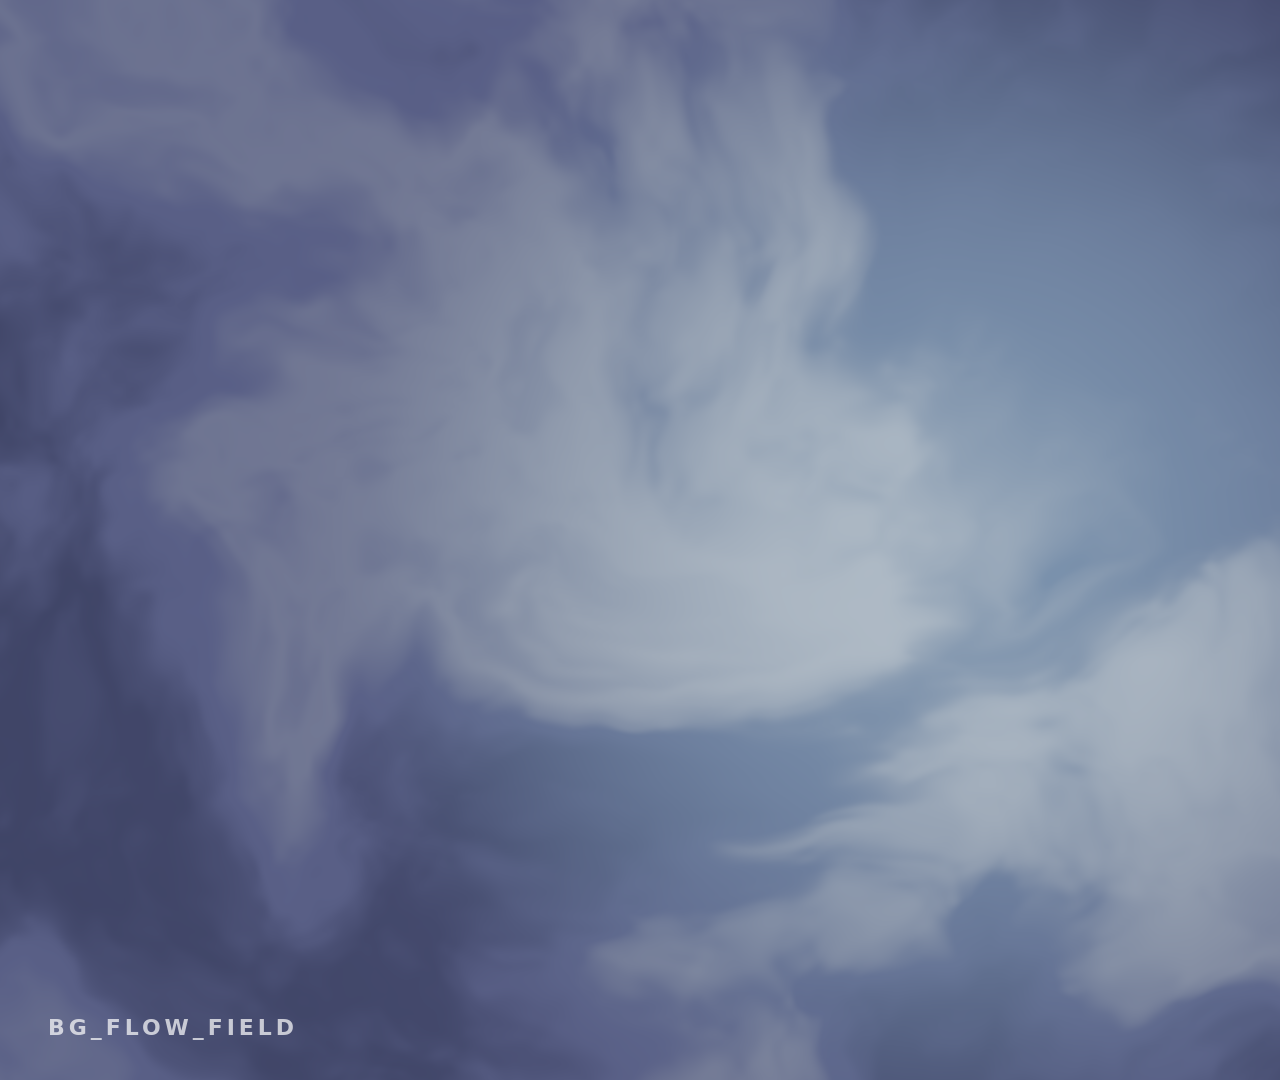
<file: .agents/skills/music-to-video/references/motion-primitives/bg-flow-field/index.html>
<!doctype html>
<html
  lang="en"
  data-composition-variables='[
    {"id":"bgColor",    "type":"color",  "label":"Page background",       "default":"#050507"},
    {"id":"colorLow",   "type":"color",  "label":"Flow — shadow tone",    "default":"#0a1430"},
    {"id":"colorMid",   "type":"color",  "label":"Flow — mid tone",       "default":"#6a6f9e"},
    {"id":"colorHigh",  "type":"color",  "label":"Flow — highlight tone", "default":"#e8f0ff"},
    {"id":"accentColor","type":"color",  "label":"Core / glow accent",    "default":"#aee4ff"},
    {"id":"flowSpeed",  "type":"number", "label":"Flow speed", "default":1, "min":0.1, "max":3, "step":0.1}
  ]'
>
  <head>
    <meta charset="UTF-8" />
    <meta name="viewport" content="width=1920, height=1080" />
    <title>bg_flow_field</title>
    <script src="../assets/gsap.min.js"></script>
    <style>
      :root {
        --hg-violet: #7c3aed;
        --hg-violet-2: #a855f7;
        --hg-bg: #050507;
        --hg-fg: #f5f5fa;
        --hg-dim: #6b6b78;
      }
      * {
        margin: 0;
        padding: 0;
        box-sizing: border-box;
      }
      html,
      body {
        margin: 0;
        width: 1920px;
        height: 1080px;
        overflow: hidden;
        background: var(--hg-bg);
        font-family: "Inter", system-ui, sans-serif;
        color: var(--hg-fg);
        -webkit-font-smoothing: antialiased;
      }
      #scene {
        position: absolute;
        inset: 0;
        width: 1920px;
        height: 1080px;
      }
      .field {
        position: absolute;
        inset: 0;
        width: 1920px;
        height: 1080px;
        display: block;
      }
      .label {
        position: absolute;
        left: 48px;
        bottom: 40px;
        font-size: 22px;
        font-weight: 600;
        letter-spacing: 0.18em;
        text-transform: uppercase;
        color: rgba(255, 255, 255, 0.7);
        mix-blend-mode: screen;
        pointer-events: none;
      }
    </style>
  </head>
  <body>
    <div
      id="root"
      data-composition-id="main"
      data-start="0"
      data-duration="4"
      data-width="1920"
      data-height="1080"
    >
      <div id="scene" class="clip" data-start="0" data-duration="4" data-track-index="1">
        <canvas class="field" width="1920" height="1080"></canvas>
        <div class="label">bg_flow_field</div>
      </div>
    </div>
    <script>
      window.__timelines = window.__timelines || {};
      const tl = gsap.timeline({ paused: true });

      // ── Variables (palette + speed); falls back to defaults standalone ──
      const defaults = {
        bgColor: "#050507",
        colorLow: "#0a1430",
        colorMid: "#6a6f9e",
        colorHigh: "#e8f0ff",
        accentColor: "#aee4ff",
        flowSpeed: 1,
      };
      const vars = Object.assign(
        {},
        defaults,
        window.__hyperframes && window.__hyperframes.getVariables
          ? window.__hyperframes.getVariables()
          : {},
      );

      // sRGB hex -> linear-light [r,g,b] (shader works in linear, gamma-encodes at end)
      function hexLin(hex) {
        let h = String(hex).replace("#", "").trim();
        if (h.length === 3) h = h[0] + h[0] + h[1] + h[1] + h[2] + h[2];
        const r = parseInt(h.substr(0, 2), 16) / 255;
        const g = parseInt(h.substr(2, 2), 16) / 255;
        const b = parseInt(h.substr(4, 2), 16) / 255;
        const lin = (c) => Math.pow(c, 2.2);
        return [lin(r), lin(g), lin(b)];
      }

      const canvas = document.querySelector(".field");
      const gl = canvas.getContext("webgl", {
        antialias: false,
        alpha: false,
        preserveDrawingBuffer: true,
      });

      const VERT = [
        "attribute vec2 position;",
        "varying vec2 vUv;",
        "void main(){",
        "  vUv = position * 0.5 + 0.5;",
        "  gl_Position = vec4(position, 0.0, 1.0);",
        "}",
      ].join("\n");

      // Curl-noise flow field — ported verbatim from the held-message-living-field
      // template's "living field" background. All visible state comes from uniforms.
      const FRAG = [
        "precision highp float;",
        "varying vec2 vUv;",
        "uniform float uTime;",
        "uniform float uPhase;",
        "uniform float uReveal;",
        "uniform float uChromAb;",
        "uniform float uVignette;",
        "uniform float uIntensity;",
        "uniform float uSpeed;",
        "uniform vec2  uResolution;",
        "uniform vec3  uColLow;",
        "uniform vec3  uColMid;",
        "uniform vec3  uColHigh;",
        "uniform vec3  uAccent;",
        "float hash21(vec2 p){",
        "  p = fract(p * vec2(123.34, 456.21));",
        "  p += dot(p, p + 45.32);",
        "  return fract(p.x * p.y);",
        "}",
        "float noise2(vec2 p){",
        "  vec2 i = floor(p);",
        "  vec2 f = fract(p);",
        "  vec2 u = f * f * (3.0 - 2.0 * f);",
        "  float a = hash21(i);",
        "  float b = hash21(i + vec2(1.0, 0.0));",
        "  float c = hash21(i + vec2(0.0, 1.0));",
        "  float d = hash21(i + vec2(1.0, 1.0));",
        "  return mix(mix(a,b,u.x), mix(c,d,u.x), u.y);",
        "}",
        "float fbm(vec2 p){",
        "  float v = 0.0;",
        "  float a = 0.5;",
        "  for(int i=0;i<5;i++){",
        "    v += a * noise2(p);",
        "    p *= 2.02;",
        "    a *= 0.5;",
        "  }",
        "  return v;",
        "}",
        "vec2 curl(vec2 p, float t){",
        "  float e = 0.6;",
        "  float n1 = fbm(p + vec2(0.0,  e) + t*0.18);",
        "  float n2 = fbm(p + vec2(0.0, -e) + t*0.18);",
        "  float n3 = fbm(p + vec2( e, 0.0) + t*0.18);",
        "  float n4 = fbm(p + vec2(-e, 0.0) + t*0.18);",
        "  return vec2(n1 - n2, -(n3 - n4));",
        "}",
        "vec3 palette(float t){",
        "  t = clamp(t, 0.0, 1.0);",
        "  vec3 lowMid = mix(uColLow, uColMid, smoothstep(0.0, 0.5, t));",
        "  return mix(lowMid, uColHigh, smoothstep(0.5, 1.0, t));",
        "}",
        "vec3 sampleField(vec2 uv, float t, float energy){",
        "  vec2 p = (uv - 0.5) * vec2(uResolution.x/uResolution.y, 1.0) * 2.4;",
        "  vec2 c = curl(p * 0.9, t);",
        "  vec2 q = p + c * (0.45 + 0.55 * energy);",
        "  float flow = fbm(q * 1.6 + vec2(t * 0.11, -t * 0.07));",
        "  float bands = sin(flow * 14.0 + t * 1.1);",
        "  bands = smoothstep(0.0, 1.0, 0.5 + 0.5 * bands);",
        "  float r = length(p);",
        "  float core = smoothstep(1.5, 0.05, r) * (0.6 + 0.4 * energy);",
        "  float glow = exp(-r * 1.6) * (0.55 + 0.45 * energy);",
        "  float k = clamp(flow * 0.85 + 0.15 * bands + 0.25 * core + 0.6 * glow, 0.0, 1.4);",
        "  vec3 col = palette(k * 0.9 + 0.1 * sin(t * 0.4));",
        "  col *= 0.7 + 0.6 * energy;",
        "  col += uAccent * core * 0.55;",
        "  return col;",
        "}",
        "void main(){",
        "  vec2 uv = vUv;",
        "  float t = uTime * uSpeed;",
        "  float e = uIntensity;",
        "  vec2 dir = normalize(uv - 0.5 + 1e-6);",
        "  float ca = uChromAb * (0.004 + 0.012 * length(uv - 0.5));",
        "  vec3 cR = sampleField(uv + dir * ca, t, e);",
        "  vec3 cG = sampleField(uv,            t, e);",
        "  vec3 cB = sampleField(uv - dir * ca, t, e);",
        "  vec3 col = vec3(cR.r, cG.g, cB.b);",
        "  float lum = dot(col, vec3(0.299, 0.587, 0.114));",
        "  col = mix(vec3(lum), col, 1.05);",
        "  float rev = uReveal;",
        "  float sweep = smoothstep(0.0, 0.6, rev) * (1.0 - smoothstep(0.6, 1.0, rev));",
        "  col += uColHigh * sweep * 0.35;",
        "  vec3 phaseTint = mix(vec3(0.85, 0.92, 1.05), vec3(1.05, 0.95, 0.85), uPhase);",
        "  col *= phaseTint;",
        "  float v = length(uv - 0.5);",
        "  col *= 1.0 - smoothstep(0.45, 0.95, v) * uVignette;",
        "  col = col / (col + 1.0);",
        "  col = pow(col, vec3(1.0/2.2));",
        "  gl_FragColor = vec4(col, 1.0);",
        "}",
      ].join("\n");

      function compile(type, src) {
        const s = gl.createShader(type);
        gl.shaderSource(s, src);
        gl.compileShader(s);
        return s;
      }
      const prog = gl.createProgram();
      gl.attachShader(prog, compile(gl.VERTEX_SHADER, VERT));
      gl.attachShader(prog, compile(gl.FRAGMENT_SHADER, FRAG));
      gl.linkProgram(prog);
      gl.useProgram(prog);

      // full-screen triangle
      const buf = gl.createBuffer();
      gl.bindBuffer(gl.ARRAY_BUFFER, buf);
      gl.bufferData(gl.ARRAY_BUFFER, new Float32Array([-1, -1, 3, -1, -1, 3]), gl.STATIC_DRAW);
      const posLoc = gl.getAttribLocation(prog, "position");
      gl.enableVertexAttribArray(posLoc);
      gl.vertexAttribPointer(posLoc, 2, gl.FLOAT, false, 0, 0);
      gl.viewport(0, 0, 1920, 1080);

      const L = (n) => gl.getUniformLocation(prog, n);
      const uLoc = {
        uTime: L("uTime"),
        uPhase: L("uPhase"),
        uReveal: L("uReveal"),
        uChromAb: L("uChromAb"),
        uVignette: L("uVignette"),
        uIntensity: L("uIntensity"),
        uSpeed: L("uSpeed"),
        uResolution: L("uResolution"),
        uColLow: L("uColLow"),
        uColMid: L("uColMid"),
        uColHigh: L("uColHigh"),
        uAccent: L("uAccent"),
      };

      // animated uniform state (GSAP tweens these .value fields)
      const u = {
        uTime: { value: 0 },
        uPhase: { value: 0.1 },
        uReveal: { value: 0 },
        uChromAb: { value: 0 },
        uVignette: { value: 0 },
        uIntensity: { value: 0.3 },
      };
      const speed = Number(vars.flowSpeed) || 1;
      const cLow = hexLin(vars.colorLow);
      const cMid = hexLin(vars.colorMid);
      const cHigh = hexLin(vars.colorHigh);
      const cAcc = hexLin(vars.accentColor);

      function render() {
        gl.uniform1f(uLoc.uTime, u.uTime.value);
        gl.uniform1f(uLoc.uPhase, u.uPhase.value);
        gl.uniform1f(uLoc.uReveal, u.uReveal.value);
        gl.uniform1f(uLoc.uChromAb, u.uChromAb.value);
        gl.uniform1f(uLoc.uVignette, u.uVignette.value);
        gl.uniform1f(uLoc.uIntensity, u.uIntensity.value);
        gl.uniform1f(uLoc.uSpeed, speed);
        gl.uniform2f(uLoc.uResolution, 1920, 1080);
        gl.uniform3fv(uLoc.uColLow, cLow);
        gl.uniform3fv(uLoc.uColMid, cMid);
        gl.uniform3fv(uLoc.uColHigh, cHigh);
        gl.uniform3fv(uLoc.uAccent, cAcc);
        gl.drawArrays(gl.TRIANGLES, 0, 3);
      }
      render(); // initial frame so a seek to 0 / first paint is correct

      // ── Energy-envelope drive (the "living field" breath): all repaint is via
      // onUpdate, so the field is fully determined by the timeline position — no
      // requestAnimationFrame, seek-safe. ──
      tl.eventCallback("onUpdate", render);

      tl.to(u.uTime, { value: 4, duration: 4, ease: "none" }, 0);

      // energy: settle-in → breathe → SURGE → settle dark for the hold
      tl.to(u.uIntensity, { value: 0.6, duration: 1.2, ease: "sine.inOut" }, 0);
      tl.to(u.uIntensity, { value: 1.0, duration: 0.7, ease: "power2.in" }, 1.3);
      tl.to(u.uIntensity, { value: 0.35, duration: 2.0, ease: "power2.out" }, 2.0);

      // chromatic light-leak: light at entry, spikes on the surge, then settles
      tl.fromTo(u.uChromAb, { value: 0 }, { value: 0.4, duration: 1.2, ease: "sine.in" }, 0);
      tl.to(u.uChromAb, { value: 1.4, duration: 0.5, ease: "power3.in" }, 1.4);
      tl.to(u.uChromAb, { value: 0.2, duration: 1.6, ease: "power2.out" }, 1.9);

      // a brief highlight sweep across the surge
      tl.fromTo(u.uReveal, { value: 0 }, { value: 1, duration: 0.7, ease: "none" }, 1.3);
      tl.set(u.uReveal, { value: 0 }, 2.0);

      // colour-temperature drift
      tl.to(u.uPhase, { value: 0.6, duration: 2.2, ease: "sine.inOut" }, 0.6);

      // black mask settles the field to near-black + central glow for the hold
      tl.to(u.uVignette, { value: 0.85, duration: 1.6, ease: "power2.out" }, 1.9);

      window.__timelines["main"] = tl;
    </script>
  </body>
</html>
</file>
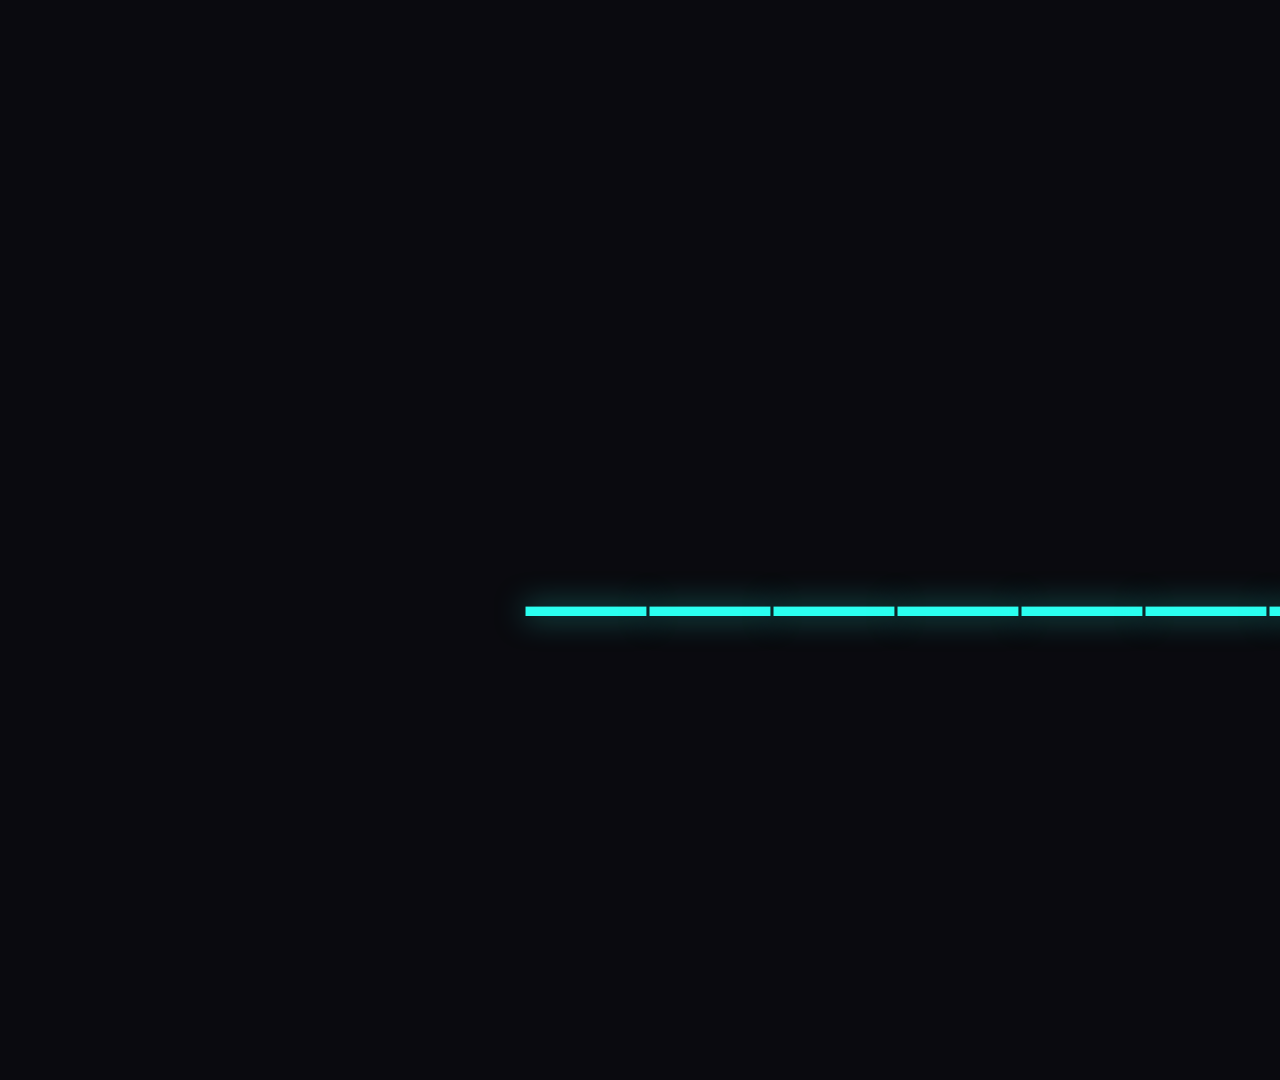
<file: .agents/skills/music-to-video/references/motion-primitives/binary-decrypt/index.html>
<!doctype html>
<html lang="en">
  <head>
    <meta charset="UTF-8" />
    <meta name="viewport" content="width=1920, height=1080" />
    <title>08 · binary_decrypt</title>
    <script src="../assets/gsap.min.js"></script>
    <style>
      :root {
        --hg-violet: #7c3aed;
        --hg-violet-2: #a855f7;
        --hg-cyan: #2afff0;
        --hg-bg: #0a0a0f;
        --hg-fg: #f5f5fa;
        --hg-dim: #6b6b78;
      }
      * {
        margin: 0;
        padding: 0;
        box-sizing: border-box;
      }
      html,
      body {
        margin: 0;
        width: 1920px;
        height: 1080px;
        overflow: hidden;
        background: var(--hg-bg);
        font-family: "Inter", system-ui, sans-serif;
        color: var(--hg-fg);
        -webkit-font-smoothing: antialiased;
      }
      #scene {
        position: absolute;
        inset: 0;
        width: 1920px;
        height: 1080px;
      }
      .stage {
        position: absolute;
        inset: 0;
        display: flex;
        align-items: center;
        justify-content: center;
      }
      .crypt {
        font-family: "JetBrains Mono", monospace;
        font-weight: 700;
        font-size: 200px;
        letter-spacing: 0.02em;
        color: var(--hg-cyan);
        text-shadow: 0 0 30px rgba(42, 255, 240, 0.5);
      }
      .crypt .char {
        display: inline-block;
        min-width: 1ch;
      }
    </style>
  </head>
  <body>
    <div
      id="root"
      data-composition-id="main"
      data-start="0"
      data-duration="2"
      data-width="1920"
      data-height="1080"
    >
      <div id="scene" class="clip" data-start="0" data-duration="2" data-track-index="1">
        <div class="stage">
          <div class="crypt">
            <span class="char" data-target="D">_</span><span class="char" data-target="E">_</span
            ><span class="char" data-target="C">_</span><span class="char" data-target="R">_</span
            ><span class="char" data-target="Y">_</span><span class="char" data-target="P">_</span
            ><span class="char" data-target="T">_</span>
          </div>
        </div>
      </div>
    </div>
    <script>
      window.__timelines = window.__timelines || {};
      const tl = gsap.timeline({ paused: true });

      const SCRAMBLE = "01█▓▒░▀▄■◆◇▪▫";
      function scrambleChar(charIdx, phase) {
        const tick = Math.floor(phase * 60);
        const i = (charIdx * 7 + tick * 13 + 3) % SCRAMBLE.length;
        return SCRAMBLE.charAt(i);
      }
      const cryptState = [{ p: 0 }, { p: 0 }, { p: 0 }, { p: 0 }, { p: 0 }, { p: 0 }, { p: 0 }];
      cryptState.forEach((state, idx) => {
        tl.to(
          state,
          {
            p: 1,
            duration: 0.85,
            delay: idx * 0.05,
            ease: "power2.out",
            onUpdate: function () {
              const spans = document.querySelectorAll(".crypt .char");
              const span = spans[idx];
              if (!span) return;
              const target = span.getAttribute("data-target");
              if (state.p >= 0.72) {
                span.textContent = target;
                span.style.color = "var(--hg-fg)";
                span.style.textShadow = "0 0 30px rgba(168, 85, 247, 0.8)";
              } else {
                span.textContent = scrambleChar(idx, state.p);
              }
            },
          },
          0.15,
        );
      });

      window.__timelines["main"] = tl;
    </script>
  </body>
</html>
</file>
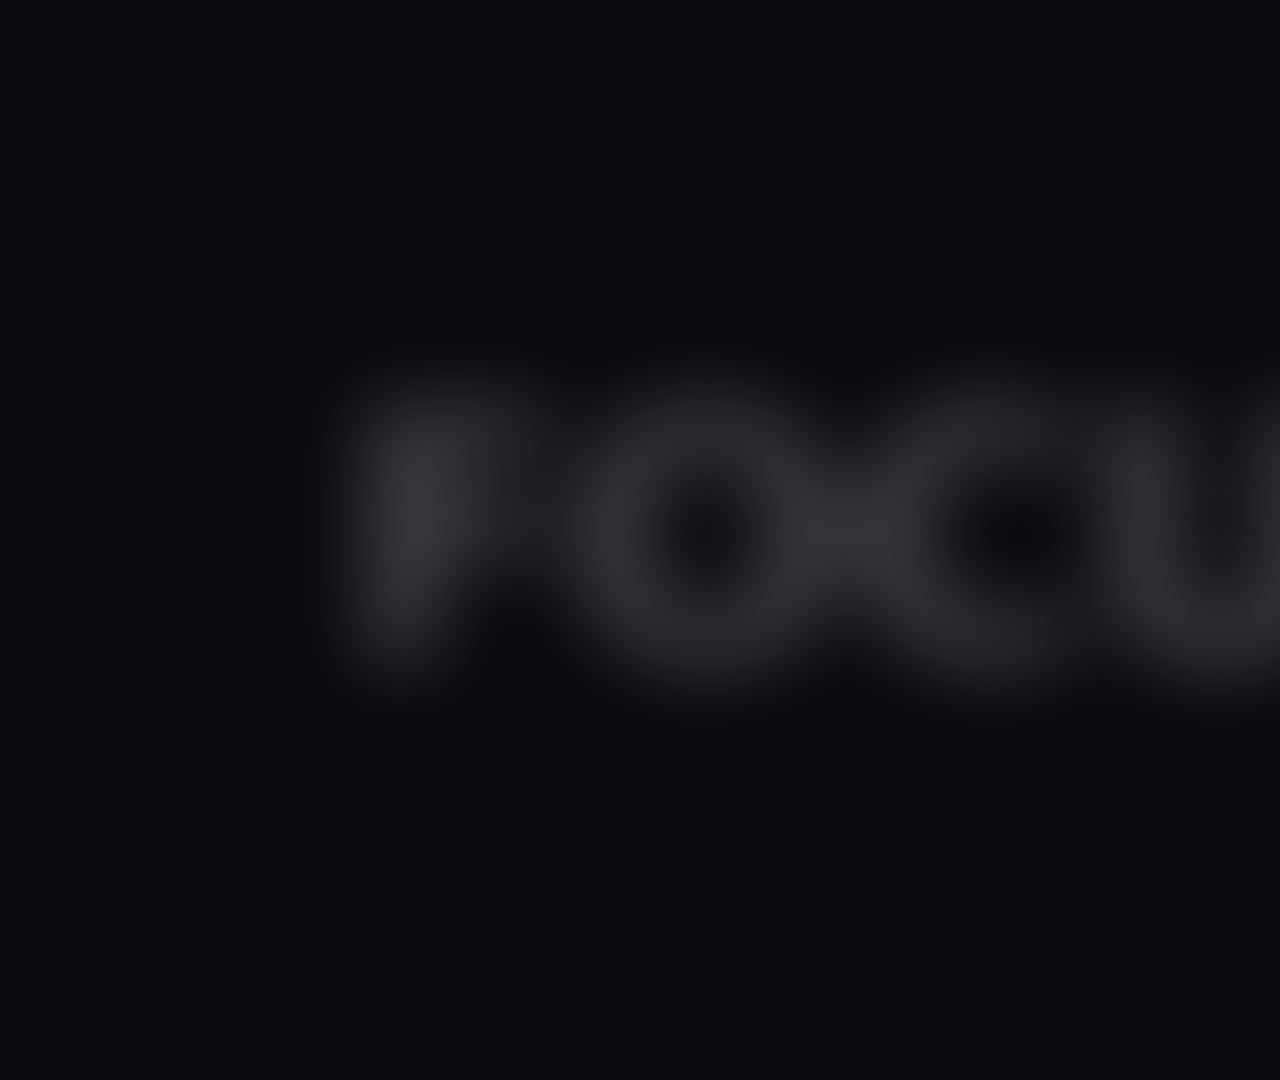
<file: .agents/skills/music-to-video/references/motion-primitives/blur-resolve/index.html>
<!doctype html>
<html lang="en">
  <head>
    <meta charset="UTF-8" />
    <meta name="viewport" content="width=1920, height=1080" />
    <title>blur_resolve</title>
    <script src="../assets/gsap.min.js"></script>
    <style>
      :root {
        --hg-violet: #7c3aed;
        --hg-violet-2: #a855f7;
        --hg-bg: #0a0a0f;
        --hg-fg: #f5f5fa;
        --hg-dim: #6b6b78;
      }
      * {
        margin: 0;
        padding: 0;
        box-sizing: border-box;
      }
      html,
      body {
        margin: 0;
        width: 1920px;
        height: 1080px;
        overflow: hidden;
        background: var(--hg-bg);
        font-family: "Inter", system-ui, sans-serif;
        color: var(--hg-fg);
        -webkit-font-smoothing: antialiased;
      }
      #scene {
        position: absolute;
        inset: 0;
        width: 1920px;
        height: 1080px;
      }
      .stage {
        position: absolute;
        inset: 0;
        display: flex;
        align-items: center;
        justify-content: center;
      }
      .hero {
        font-weight: 900;
        font-size: 320px;
        letter-spacing: -0.04em;
        line-height: 0.95;
        color: var(--hg-fg);
        white-space: nowrap;
        will-change: filter, transform, opacity;
      }
    </style>
  </head>
  <body>
    <div
      id="root"
      data-composition-id="main"
      data-start="0"
      data-duration="2"
      data-width="1920"
      data-height="1080"
    >
      <div id="scene" class="clip" data-start="0" data-duration="2" data-track-index="1">
        <div class="stage">
          <div class="hero" id="hero">FOCUS</div>
        </div>
      </div>
    </div>
    <script>
      window.__timelines = window.__timelines || {};
      const tl = gsap.timeline({ paused: true });

      // Resolve: heavy blur + scaled-up + dim settles into perfect crisp focus.
      tl.fromTo(
        "#hero",
        { filter: "blur(36px)", scale: 1.08, opacity: 0.25 },
        { filter: "blur(0px)", scale: 1, opacity: 1, duration: 0.7, ease: "power2.out" },
        0.05,
      );

      // Hold crisp through the middle (no keys needed — state persists to ~1.5).

      // Blur-out near the end: brief defocus + dim, a cut-away that loops seamlessly.
      tl.to(
        "#hero",
        { filter: "blur(24px)", opacity: 0.25, duration: 0.25, ease: "power2.in" },
        1.7,
      );

      window.__timelines["main"] = tl;
    </script>
  </body>
</html>
</file>
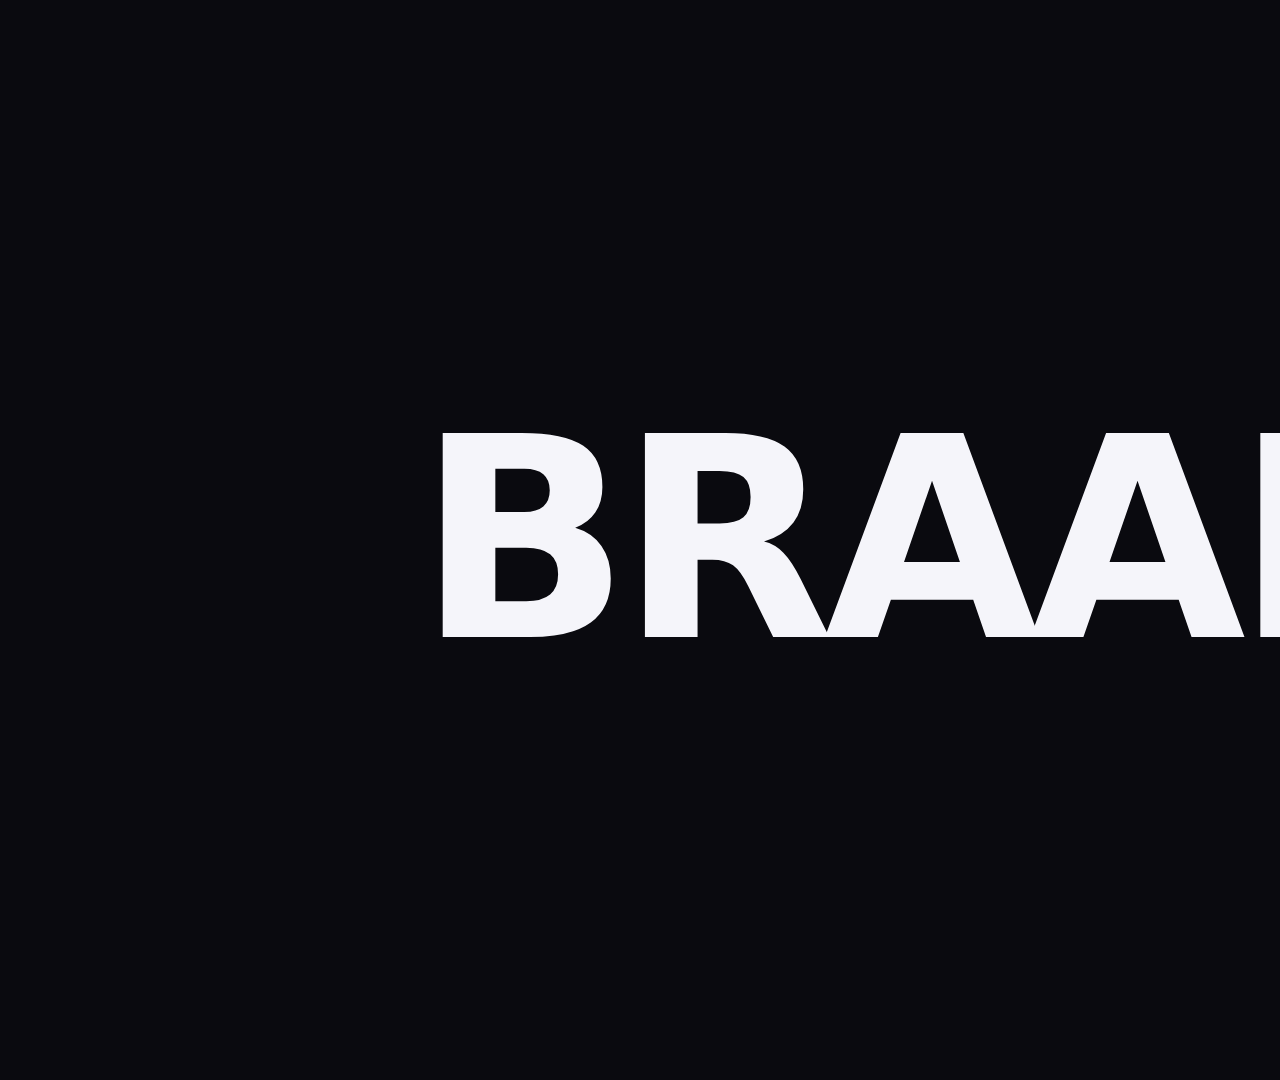
<file: .agents/skills/music-to-video/references/motion-primitives/braam-punch/index.html>
<!doctype html>
<html lang="en">
  <head>
    <meta charset="UTF-8" />
    <meta name="viewport" content="width=1920, height=1080" />
    <title>03 · braam_punch</title>
    <script src="../assets/gsap.min.js"></script>
    <style>
      :root {
        --hg-violet: #7c3aed;
        --hg-violet-2: #a855f7;
        --hg-bg: #0a0a0f;
        --hg-fg: #f5f5fa;
        --hg-dim: #6b6b78;
      }
      * {
        margin: 0;
        padding: 0;
        box-sizing: border-box;
      }
      html,
      body {
        margin: 0;
        width: 1920px;
        height: 1080px;
        overflow: hidden;
        background: var(--hg-bg);
        font-family: "Inter", system-ui, sans-serif;
        color: var(--hg-fg);
        -webkit-font-smoothing: antialiased;
      }
      #scene {
        position: absolute;
        inset: 0;
        width: 1920px;
        height: 1080px;
      }
      .stage {
        position: absolute;
        inset: 0;
        display: flex;
        align-items: center;
        justify-content: center;
      }
      .hero {
        font-weight: 900;
        font-size: 280px;
        letter-spacing: -0.04em;
        line-height: 0.95;
        color: var(--hg-fg);
        white-space: nowrap;
        will-change: transform, text-shadow;
      }
      .glow-ring {
        position: absolute;
        width: 900px;
        height: 900px;
        border-radius: 50%;
        background: radial-gradient(circle, rgba(124, 58, 237, 0.55) 0%, rgba(124, 58, 237, 0) 65%);
        filter: blur(20px);
        will-change: transform, opacity;
        opacity: 0;
      }
      .flash {
        position: absolute;
        inset: 0;
        background: #fff;
        opacity: 0;
        pointer-events: none;
        will-change: opacity;
      }
    </style>
  </head>
  <body>
    <div
      id="root"
      data-composition-id="main"
      data-start="0"
      data-duration="2"
      data-width="1920"
      data-height="1080"
    >
      <div id="scene" class="clip" data-start="0" data-duration="2" data-track-index="1">
        <div class="stage">
          <div class="glow-ring"></div>
          <div class="hero" id="hero">BRAAM</div>
        </div>
        <div class="flash"></div>
      </div>
    </div>
    <script>
      window.__timelines = window.__timelines || {};
      const tl = gsap.timeline({ paused: true });

      tl.set("#hero", { scale: 0.92, opacity: 0 }, 0);
      tl.set(".glow-ring", { scale: 0.6, opacity: 0 }, 0);
      tl.to("#hero", { opacity: 1, duration: 0.18, ease: "power2.out" }, 0.05);
      tl.to(".glow-ring", { scale: 1.2, opacity: 1, duration: 0.45, ease: "power3.out" }, 0.05);
      tl.to(
        "#hero",
        {
          scale: 1.18,
          textShadow: "0 0 60px rgba(168,85,247,0.9)",
          duration: 0.12,
          ease: "power4.out",
        },
        0.25,
      );
      tl.to(
        "#hero",
        {
          scale: 1.0,
          textShadow: "0 0 0px rgba(168,85,247,0)",
          duration: 0.7,
          ease: "elastic.out(1, 0.5)",
        },
        0.37,
      );
      tl.fromTo(
        ".flash",
        { opacity: 0 },
        { opacity: 0.85, duration: 0.06, ease: "power4.out" },
        0.25,
      );
      tl.to(".flash", { opacity: 0, duration: 0.35, ease: "power3.in" }, 0.31);
      tl.to(
        ".glow-ring",
        { scale: 1.45, opacity: 0.4, duration: 1.0, ease: "power2.out", overwrite: "auto" },
        0.55,
      );

      window.__timelines["main"] = tl;
    </script>
  </body>
</html>
</file>
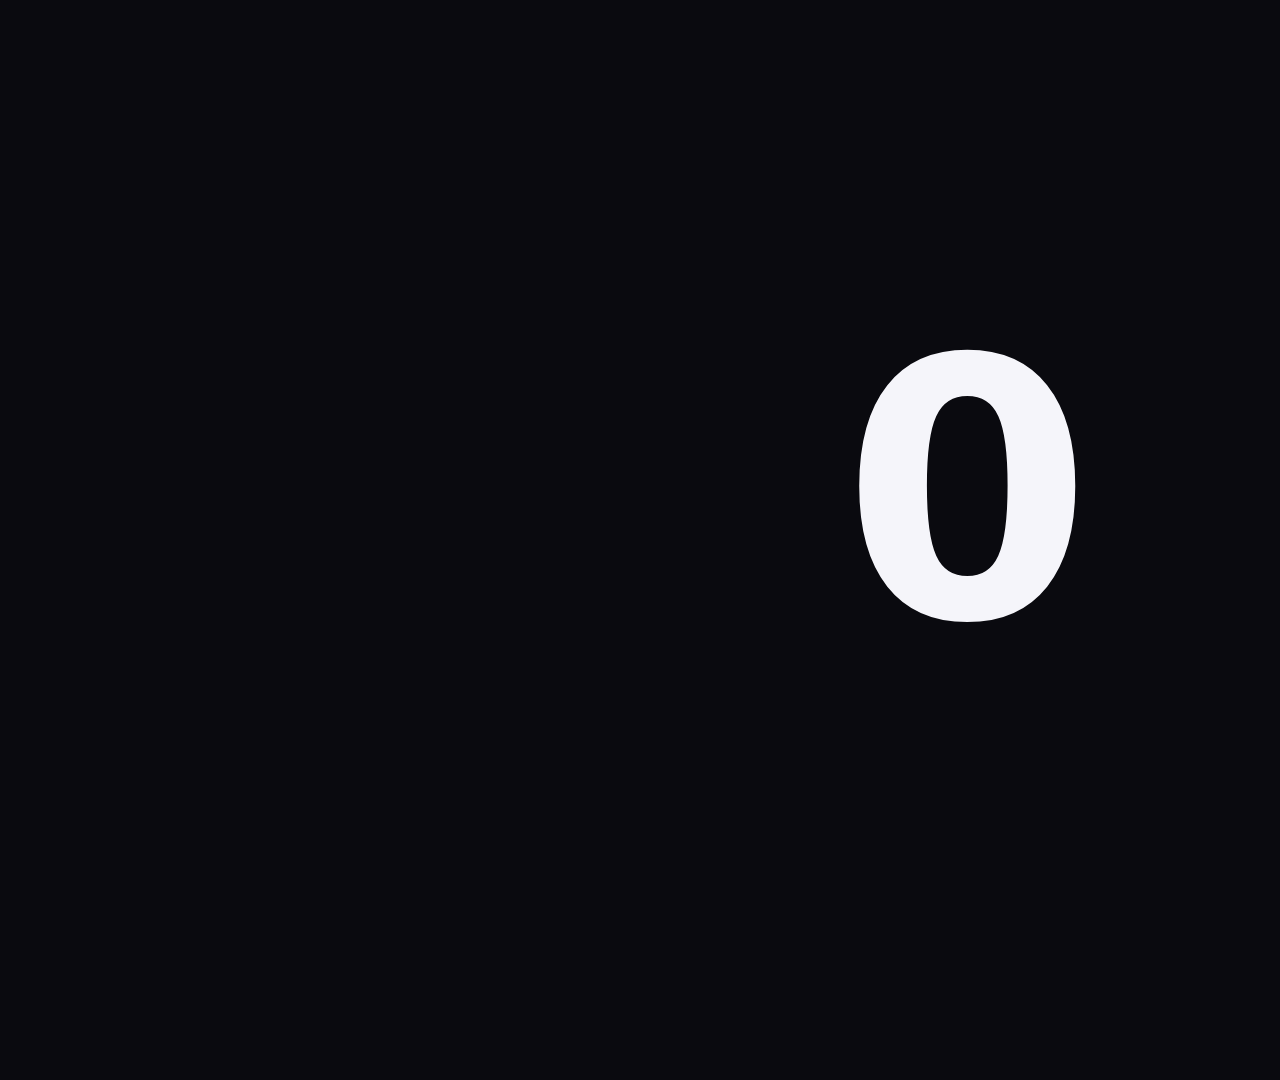
<file: .agents/skills/music-to-video/references/motion-primitives/counting-punch/index.html>
<!doctype html>
<html lang="en">
  <head>
    <meta charset="UTF-8" />
    <meta name="viewport" content="width=1920, height=1080" />
    <title>22 · counting_punch</title>
    <script src="../assets/gsap.min.js"></script>
    <style>
      :root {
        --hg-violet: #7c3aed;
        --hg-violet-2: #a855f7;
        --hg-cyan: #2afff0;
        --hg-bg: #0a0a0f;
        --hg-fg: #f5f5fa;
        --hg-dim: #6b6b78;
      }
      * {
        margin: 0;
        padding: 0;
        box-sizing: border-box;
      }
      html,
      body {
        margin: 0;
        width: 1920px;
        height: 1080px;
        overflow: hidden;
        background: var(--hg-bg);
        font-family: "Inter", system-ui, sans-serif;
        color: var(--hg-fg);
        -webkit-font-smoothing: antialiased;
      }
      #scene {
        position: absolute;
        inset: 0;
        width: 1920px;
        height: 1080px;
      }
      .stage {
        position: absolute;
        inset: 0;
        display: flex;
        flex-direction: column;
        align-items: center;
        justify-content: center;
        gap: 30px;
      }
      .counter {
        font-weight: 900;
        font-size: 360px;
        letter-spacing: -0.04em;
        font-variant-numeric: tabular-nums;
        color: var(--hg-fg);
        will-change: transform, text-shadow;
        line-height: 1;
      }
      .caption {
        font-family: "JetBrains Mono", monospace;
        font-size: 28px;
        color: var(--hg-dim);
        letter-spacing: 0.3em;
        text-transform: uppercase;
        opacity: 0;
      }
      .underline {
        height: 4px;
        background: var(--hg-violet-2);
        width: 0;
        box-shadow: 0 0 20px var(--hg-violet);
      }
    </style>
  </head>
  <body>
    <div
      id="root"
      data-composition-id="main"
      data-start="0"
      data-duration="2"
      data-width="1920"
      data-height="1080"
    >
      <div id="scene" class="clip" data-start="0" data-duration="2" data-track-index="1">
        <div class="stage">
          <div class="counter" id="counter">0</div>
          <div class="underline" id="underline"></div>
          <div class="caption" id="caption">USERS THIS WEEK</div>
        </div>
      </div>
    </div>
    <script>
      window.__timelines = window.__timelines || {};
      const tl = gsap.timeline({ paused: true });

      const TARGET = 12847;
      const counter = { v: 0 };
      let lastShown = 0;

      function format(n) {
        return Math.floor(n).toLocaleString("en-US");
      }

      tl.to(
        counter,
        {
          v: TARGET,
          duration: 1.15,
          ease: "expo.out",
          onUpdate: function () {
            const el = document.getElementById("counter");
            if (!el) return;
            const cur = Math.floor(counter.v);
            if (cur !== lastShown) {
              el.textContent = format(cur);
              // tiny scale tick on each digit change
              el.style.transform = "scale(1.045)";
              el.style.textShadow = "0 0 40px rgba(168, 85, 247, 0.6)";
              // browser will paint, then this resets via the next onUpdate
            }
            lastShown = cur;
          },
        },
        0.15,
      );

      // Big settle punch at landing
      tl.to(
        "#counter",
        {
          scale: 1.12,
          textShadow: "0 0 80px rgba(168, 85, 247, 0.9)",
          duration: 0.1,
          ease: "power4.out",
        },
        1.3,
      );
      tl.to(
        "#counter",
        {
          scale: 1.0,
          textShadow: "0 0 20px rgba(168, 85, 247, 0.4)",
          duration: 0.6,
          ease: "elastic.out(1, 0.55)",
        },
        1.4,
      );

      // Underline draws
      tl.to("#underline", { width: 420, duration: 0.6, ease: "expo.out" }, 1.35);
      tl.to("#caption", { opacity: 1, duration: 0.5, ease: "power2.out" }, 1.55);

      window.__timelines["main"] = tl;
    </script>
  </body>
</html>
</file>
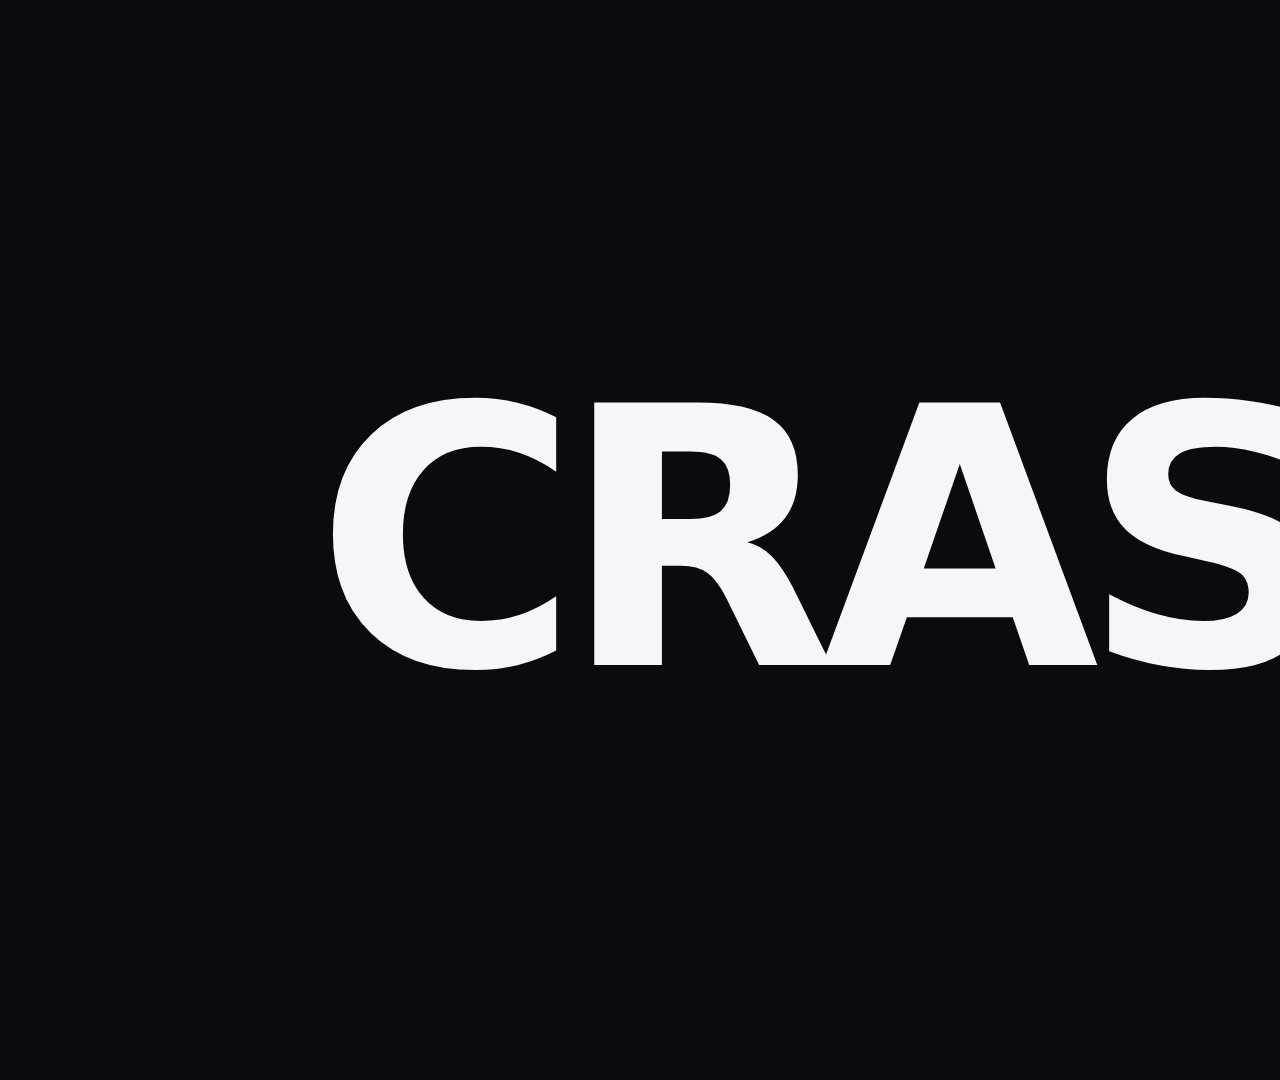
<file: .agents/skills/music-to-video/references/motion-primitives/crash-zoom-in/index.html>
<!doctype html>
<html lang="en">
  <head>
    <meta charset="UTF-8" />
    <meta name="viewport" content="width=1920, height=1080" />
    <title>19 · crash_zoom_in</title>
    <script src="../assets/gsap.min.js"></script>
    <style>
      :root {
        --hg-violet: #7c3aed;
        --hg-violet-2: #a855f7;
        --hg-bg: #0a0a0f;
        --hg-fg: #f5f5fa;
        --hg-dim: #6b6b78;
      }
      * {
        margin: 0;
        padding: 0;
        box-sizing: border-box;
      }
      html,
      body {
        margin: 0;
        width: 1920px;
        height: 1080px;
        overflow: hidden;
        background: var(--hg-bg);
        font-family: "Inter", system-ui, sans-serif;
        color: var(--hg-fg);
        -webkit-font-smoothing: antialiased;
      }
      #scene {
        position: absolute;
        inset: 0;
        width: 1920px;
        height: 1080px;
      }
      .zoom-stage {
        position: absolute;
        inset: 0;
        display: flex;
        align-items: center;
        justify-content: center;
        will-change: transform;
      }
      .radial-bg {
        position: absolute;
        inset: 0;
        background: radial-gradient(
          circle at center,
          rgba(168, 85, 247, 0.18) 0%,
          transparent 35%,
          rgba(0, 0, 0, 0.6) 80%
        );
        opacity: 0;
        will-change: opacity, transform;
      }
      .speed-lines {
        position: absolute;
        inset: 0;
        background: repeating-radial-gradient(
          circle at 50% 50%,
          transparent 0px,
          transparent 6px,
          rgba(255, 255, 255, 0.08) 7px,
          transparent 8px
        );
        opacity: 0;
        will-change: opacity;
        mix-blend-mode: screen;
      }
      .hero {
        font-weight: 900;
        font-size: 360px;
        letter-spacing: -0.05em;
        color: var(--hg-fg);
        white-space: nowrap;
        will-change: transform, filter;
      }
    </style>
  </head>
  <body>
    <div
      id="root"
      data-composition-id="main"
      data-start="0"
      data-duration="2"
      data-width="1920"
      data-height="1080"
    >
      <div id="scene" class="clip" data-start="0" data-duration="2" data-track-index="1">
        <div class="radial-bg"></div>
        <div class="speed-lines"></div>
        <div class="zoom-stage"><div class="hero">CRASH</div></div>
      </div>
    </div>
    <script>
      window.__timelines = window.__timelines || {};
      const tl = gsap.timeline({ paused: true });

      // Hold black for tension
      tl.set(".hero", { scale: 0.03, filter: "blur(20px)", opacity: 0 }, 0);

      const CRASH = 0.45;

      // The crash itself
      tl.to(
        ".hero",
        { scale: 1.0, filter: "blur(0px)", opacity: 1, duration: 0.32, ease: "expo.in" },
        CRASH,
      );

      // Background swoosh in same window
      tl.fromTo(
        ".radial-bg",
        { opacity: 0, scale: 0.4 },
        { opacity: 1, scale: 1, duration: 0.32, ease: "expo.in" },
        CRASH,
      );
      tl.fromTo(
        ".speed-lines",
        { opacity: 0, scale: 0.2 },
        { opacity: 1, scale: 1.4, duration: 0.32, ease: "expo.in" },
        CRASH,
      );

      // Landing settle
      const LAND = CRASH + 0.32;
      tl.to(".hero", { scale: 0.96, duration: 0.08, ease: "power3.out" }, LAND);
      tl.to(".hero", { scale: 1.0, duration: 0.5, ease: "elastic.out(1, 0.55)" }, LAND + 0.08);

      // Quick landing shake
      const sh = [9, -7, 5, -4, 2, -1];
      sh.forEach((amp, i) => {
        tl.to(
          ".zoom-stage",
          { x: amp, y: amp * 0.5 * (i % 2 ? -1 : 1), duration: 0.03, ease: "steps(1)" },
          LAND + i * 0.03,
        );
      });
      tl.to(
        ".zoom-stage",
        { x: 0, y: 0, duration: 0.1, ease: "power2.out" },
        LAND + sh.length * 0.03,
      );

      // Speed lines fade
      tl.to(".speed-lines", { opacity: 0, duration: 0.4, ease: "power2.out" }, LAND + 0.05);
      // Radial settles
      tl.to(".radial-bg", { opacity: 0.5, duration: 0.5, ease: "power2.out" }, LAND);

      window.__timelines["main"] = tl;
    </script>
  </body>
</html>
</file>
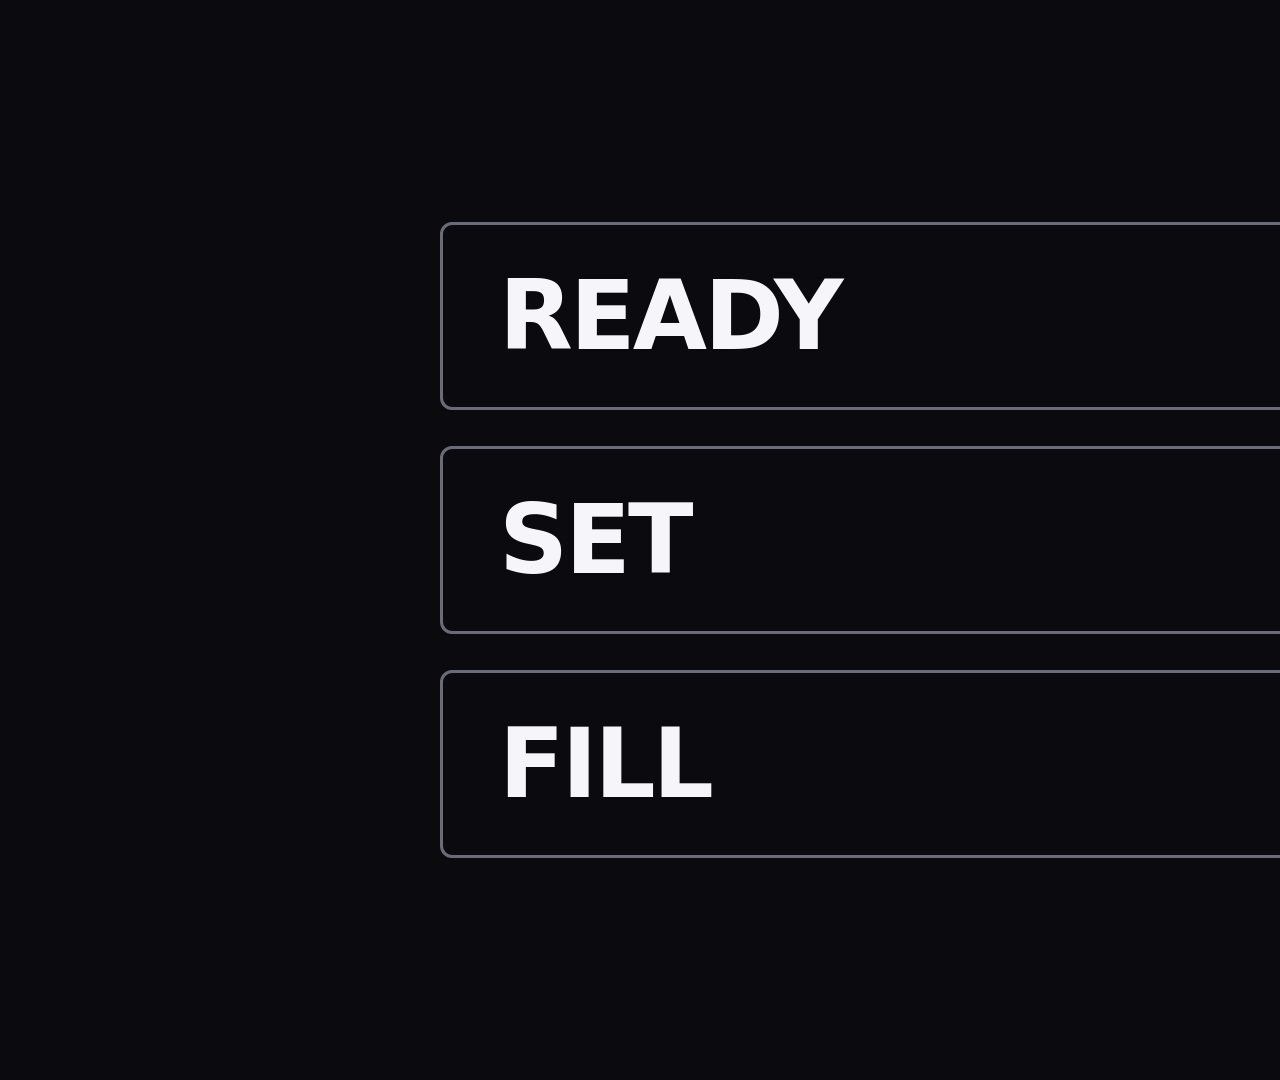
<file: .agents/skills/music-to-video/references/motion-primitives/directional-fill/index.html>
<!doctype html>
<html lang="en">
  <head>
    <meta charset="UTF-8" />
    <meta name="viewport" content="width=1920, height=1080" />
    <title>directional_fill</title>
    <script src="../assets/gsap.min.js"></script>
    <style>
      :root {
        --hg-violet: #7c3aed;
        --hg-violet-2: #a855f7;
        --hg-bg: #0a0a0f;
        --hg-fg: #f5f5fa;
        --hg-dim: #6b6b78;
      }
      * {
        margin: 0;
        padding: 0;
        box-sizing: border-box;
      }
      html,
      body {
        margin: 0;
        width: 1920px;
        height: 1080px;
        overflow: hidden;
        background: var(--hg-bg);
        font-family: "Inter", system-ui, sans-serif;
        color: var(--hg-fg);
        -webkit-font-smoothing: antialiased;
      }
      #scene {
        position: absolute;
        inset: 0;
        width: 1920px;
        height: 1080px;
      }
      .stage {
        position: absolute;
        inset: 0;
        display: flex;
        flex-direction: column;
        align-items: center;
        justify-content: center;
        gap: 36px;
      }
      .bar {
        position: relative;
        width: 1040px;
        height: 188px;
        border: 3px solid var(--hg-dim);
        border-radius: 12px;
        overflow: hidden;
        display: flex;
        align-items: center;
        padding: 0 56px;
      }
      .fill {
        position: absolute;
        inset: 0;
        transform: scaleX(0);
        will-change: transform;
      }
      .fill.a {
        background: var(--hg-violet);
        transform-origin: left center;
      }
      .fill.b {
        background: var(--hg-violet-2);
        transform-origin: right center;
      }
      .fill.c {
        background: #2afff0;
        transform-origin: left center;
      }
      .label {
        position: relative;
        z-index: 1;
        font-weight: 900;
        font-size: 96px;
        letter-spacing: -0.03em;
        line-height: 1;
        color: var(--hg-fg);
        will-change: color;
      }
    </style>
  </head>
  <body>
    <div
      id="root"
      data-composition-id="main"
      data-start="0"
      data-duration="1.8"
      data-width="1920"
      data-height="1080"
    >
      <div id="scene" class="clip" data-start="0" data-duration="1.8" data-track-index="1">
        <div class="stage">
          <div class="bar">
            <div class="fill a"></div>
            <span class="label" id="l1">READY</span>
          </div>
          <div class="bar">
            <div class="fill b"></div>
            <span class="label" id="l2">SET</span>
          </div>
          <div class="bar">
            <div class="fill c"></div>
            <span class="label" id="l3">FILL</span>
          </div>
        </div>
      </div>
    </div>
    <script>
      window.__timelines = window.__timelines || {};
      const tl = gsap.timeline({ paused: true });

      // Bar 1 — sweeps left -> right, landing on the beat at ~0.55s.
      tl.to(".fill.a", { scaleX: 1, duration: 0.35, ease: "power2.out" }, 0.2);
      tl.set("#l1", { color: "var(--hg-bg)" }, 0.55);

      // Bar 2 — sweeps right -> left, landing at ~0.85s.
      tl.to(".fill.b", { scaleX: 1, duration: 0.35, ease: "power2.out" }, 0.5);
      tl.set("#l2", { color: "var(--hg-bg)" }, 0.85);

      // Bar 3 — sweeps left -> right, landing at ~1.15s.
      tl.to(".fill.c", { scaleX: 1, duration: 0.35, ease: "power2.out" }, 0.8);
      tl.set("#l3", { color: "var(--hg-bg)" }, 1.15);

      window.__timelines["main"] = tl;
    </script>
  </body>
</html>
</file>
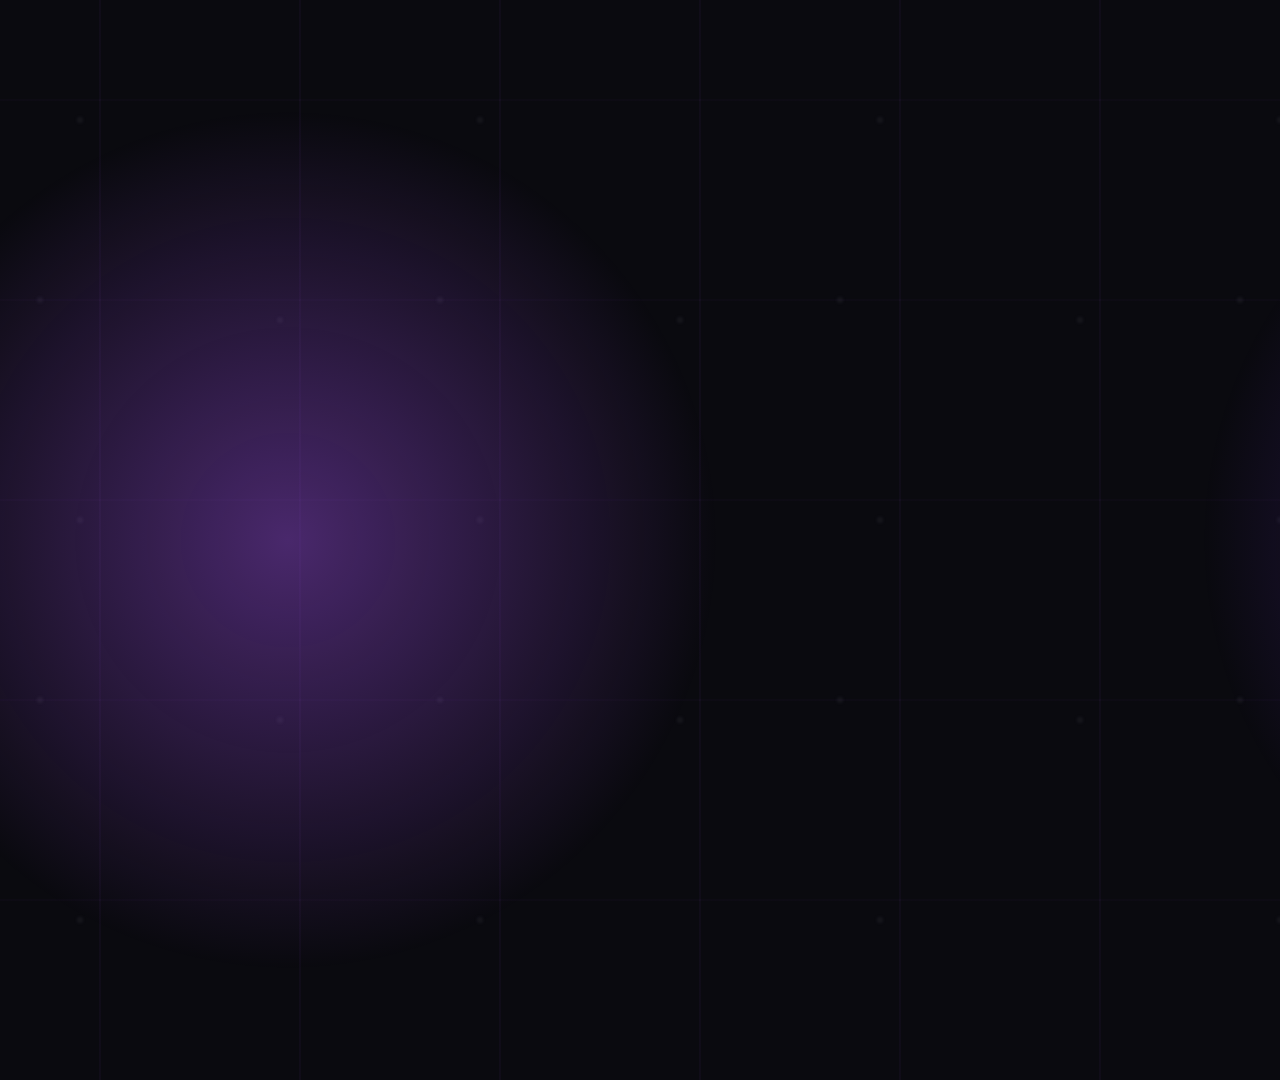
<file: .agents/skills/music-to-video/references/motion-primitives/dolly-zoom/index.html>
<!doctype html>
<html lang="en">
  <head>
    <meta charset="UTF-8" />
    <meta name="viewport" content="width=1920, height=1080" />
    <title>09 · dolly_zoom</title>
    <script src="../assets/gsap.min.js"></script>
    <style>
      :root {
        --hg-violet: #7c3aed;
        --hg-violet-2: #a855f7;
        --hg-bg: #0a0a0f;
        --hg-fg: #f5f5fa;
        --hg-dim: #6b6b78;
      }
      * {
        margin: 0;
        padding: 0;
        box-sizing: border-box;
      }
      html,
      body {
        margin: 0;
        width: 1920px;
        height: 1080px;
        overflow: hidden;
        background: var(--hg-bg);
        font-family: "Inter", system-ui, sans-serif;
        color: var(--hg-fg);
        -webkit-font-smoothing: antialiased;
      }
      #scene {
        position: absolute;
        inset: 0;
        width: 1920px;
        height: 1080px;
      }
      .stage {
        position: absolute;
        inset: 0;
        display: flex;
        align-items: center;
        justify-content: center;
      }
      .layers {
        position: absolute;
        inset: 0;
        overflow: hidden;
      }
      .bg-far,
      .bg-mid,
      .bg-near {
        position: absolute;
        inset: 0;
        will-change: transform, filter;
      }
      .bg-far {
        background:
          radial-gradient(2px 2px at 20% 30%, var(--hg-dim) 50%, transparent 51%),
          radial-gradient(2px 2px at 70% 80%, var(--hg-dim) 50%, transparent 51%),
          radial-gradient(1px 1px at 45% 60%, var(--hg-dim) 50%, transparent 51%),
          radial-gradient(1px 1px at 85% 25%, var(--hg-dim) 50%, transparent 51%),
          radial-gradient(2px 2px at 10% 75%, var(--hg-dim) 50%, transparent 51%),
          radial-gradient(1px 1px at 60% 15%, var(--hg-dim) 50%, transparent 51%);
        background-size: 400px 400px;
        filter: blur(2px);
      }
      .bg-mid {
        background:
          linear-gradient(90deg, transparent 49.7%, rgba(168, 85, 247, 0.25) 50%, transparent 50.3%)
            0 0 / 200px 200px,
          linear-gradient(
              180deg,
              transparent 49.7%,
              rgba(168, 85, 247, 0.15) 50%,
              transparent 50.3%
            )
            0 0 / 200px 200px;
      }
      .bg-near {
        background:
          radial-gradient(circle at 15% 50%, rgba(168, 85, 247, 0.4) 0%, transparent 25%),
          radial-gradient(circle at 85% 50%, rgba(124, 58, 237, 0.4) 0%, transparent 25%);
      }
      .subject {
        position: relative;
        z-index: 5;
        font-family: "Playfair Display", serif;
        font-style: italic;
        font-weight: 900;
        font-size: 180px;
        letter-spacing: -0.02em;
      }
    </style>
  </head>
  <body>
    <div
      id="root"
      data-composition-id="main"
      data-start="0"
      data-duration="2"
      data-width="1920"
      data-height="1080"
    >
      <div id="scene" class="clip" data-start="0" data-duration="2" data-track-index="1">
        <div class="layers">
          <div class="bg-far"></div>
          <div class="bg-mid"></div>
          <div class="bg-near"></div>
        </div>
        <div class="stage"><div class="subject">subject.</div></div>
      </div>
    </div>
    <script>
      window.__timelines = window.__timelines || {};
      const tl = gsap.timeline({ paused: true });

      tl.fromTo(
        ".bg-far",
        { scale: 1, filter: "blur(2px)" },
        { scale: 1.6, filter: "blur(4px)", duration: 1.8, ease: "power2.inOut" },
        0.1,
      );
      tl.fromTo(".bg-mid", { scale: 1 }, { scale: 1.4, duration: 1.8, ease: "power2.inOut" }, 0.1);
      tl.fromTo(".bg-near", { scale: 1 }, { scale: 1.2, duration: 1.8, ease: "power2.inOut" }, 0.1);
      tl.fromTo(
        ".subject",
        { opacity: 0, scale: 1.1 },
        { opacity: 1, scale: 1, duration: 0.6, ease: "power3.out" },
        0.15,
      );
      tl.to(".layers", { skewY: -0.5, duration: 1.8, ease: "power2.inOut" }, 0.1);

      window.__timelines["main"] = tl;
    </script>
  </body>
</html>
</file>
<file: brigade-verte-v3/css/vendor/leaflet.css>
/* required styles */

.leaflet-pane,
.leaflet-tile,
.leaflet-marker-icon,
.leaflet-marker-shadow,
.leaflet-tile-container,
.leaflet-pane > svg,
.leaflet-pane > canvas,
.leaflet-zoom-box,
.leaflet-image-layer,
.leaflet-layer {
	position: absolute;
	left: 0;
	top: 0;
	}
.leaflet-container {
	overflow: hidden;
	}
.leaflet-tile,
.leaflet-marker-icon,
.leaflet-marker-shadow {
	-webkit-user-select: none;
	   -moz-user-select: none;
	        user-select: none;
	  -webkit-user-drag: none;
	}
/* Prevents IE11 from highlighting tiles in blue */
.leaflet-tile::selection {
	background: transparent;
}
/* Safari renders non-retina tile on retina better with this, but Chrome is worse */
.leaflet-safari .leaflet-tile {
	image-rendering: -webkit-optimize-contrast;
	}
/* hack that prevents hw layers "stretching" when loading new tiles */
.leaflet-safari .leaflet-tile-container {
	width: 1600px;
	height: 1600px;
	-webkit-transform-origin: 0 0;
	}
.leaflet-marker-icon,
.leaflet-marker-shadow {
	display: block;
	}
/* .leaflet-container svg: reset svg max-width decleration shipped in Joomla! (joomla.org) 3.x */
/* .leaflet-container img: map is broken in FF if you have max-width: 100% on tiles */
.leaflet-container .leaflet-overlay-pane svg {
	max-width: none !important;
	max-height: none !important;
	}
.leaflet-container .leaflet-marker-pane img,
.leaflet-container .leaflet-shadow-pane img,
.leaflet-container .leaflet-tile-pane img,
.leaflet-container img.leaflet-image-layer,
.leaflet-container .leaflet-tile {
	max-width: none !important;
	max-height: none !important;
	width: auto;
	padding: 0;
	}

.leaflet-container img.leaflet-tile {
	/* See: https://bugs.chromium.org/p/chromium/issues/detail?id=600120 */
	mix-blend-mode: plus-lighter;
}

.leaflet-container.leaflet-touch-zoom {
	-ms-touch-action: pan-x pan-y;
	touch-action: pan-x pan-y;
	}
.leaflet-container.leaflet-touch-drag {
	-ms-touch-action: pinch-zoom;
	/* Fallback for FF which doesn't support pinch-zoom */
	touch-action: none;
	touch-action: pinch-zoom;
}
.leaflet-container.leaflet-touch-drag.leaflet-touch-zoom {
	-ms-touch-action: none;
	touch-action: none;
}
.leaflet-container {
	-webkit-tap-highlight-color: transparent;
}
.leaflet-container a {
	-webkit-tap-highlight-color: rgba(51, 181, 229, 0.4);
}
.leaflet-tile {
	filter: inherit;
	visibility: hidden;
	}
.leaflet-tile-loaded {
	visibility: inherit;
	}
.leaflet-zoom-box {
	width: 0;
	height: 0;
	-moz-box-sizing: border-box;
	     box-sizing: border-box;
	z-index: 800;
	}
/* workaround for https://bugzilla.mozilla.org/show_bug.cgi?id=888319 */
.leaflet-overlay-pane svg {
	-moz-user-select: none;
	}

.leaflet-pane         { z-index: 400; }

.leaflet-tile-pane    { z-index: 200; }
.leaflet-overlay-pane { z-index: 400; }
.leaflet-shadow-pane  { z-index: 500; }
.leaflet-marker-pane  { z-index: 600; }
.leaflet-tooltip-pane   { z-index: 650; }
.leaflet-popup-pane   { z-index: 700; }

.leaflet-map-pane canvas { z-index: 100; }
.leaflet-map-pane svg    { z-index: 200; }

.leaflet-vml-shape {
	width: 1px;
	height: 1px;
	}
.lvml {
	behavior: url(#default#VML);
	display: inline-block;
	position: absolute;
	}


/* control positioning */

.leaflet-control {
	position: relative;
	z-index: 800;
	pointer-events: visiblePainted; /* IE 9-10 doesn't have auto */
	pointer-events: auto;
	}
.leaflet-top,
.leaflet-bottom {
	position: absolute;
	z-index: 1000;
	pointer-events: none;
	}
.leaflet-top {
	top: 0;
	}
.leaflet-right {
	right: 0;
	}
.leaflet-bottom {
	bottom: 0;
	}
.leaflet-left {
	left: 0;
	}
.leaflet-control {
	float: left;
	clear: both;
	}
.leaflet-right .leaflet-control {
	float: right;
	}
.leaflet-top .leaflet-control {
	margin-top: 10px;
	}
.leaflet-bottom .leaflet-control {
	margin-bottom: 10px;
	}
.leaflet-left .leaflet-control {
	margin-left: 10px;
	}
.leaflet-right .leaflet-control {
	margin-right: 10px;
	}


/* zoom and fade animations */

.leaflet-fade-anim .leaflet-popup {
	opacity: 0;
	-webkit-transition: opacity 0.2s linear;
	   -moz-transition: opacity 0.2s linear;
	        transition: opacity 0.2s linear;
	}
.leaflet-fade-anim .leaflet-map-pane .leaflet-popup {
	opacity: 1;
	}
.leaflet-zoom-animated {
	-webkit-transform-origin: 0 0;
	    -ms-transform-origin: 0 0;
	        transform-origin: 0 0;
	}
svg.leaflet-zoom-animated {
	will-change: transform;
}

.leaflet-zoom-anim .leaflet-zoom-animated {
	-webkit-transition: -webkit-transform 0.25s cubic-bezier(0,0,0.25,1);
	   -moz-transition:    -moz-transform 0.25s cubic-bezier(0,0,0.25,1);
	        transition:         transform 0.25s cubic-bezier(0,0,0.25,1);
	}
.leaflet-zoom-anim .leaflet-tile,
.leaflet-pan-anim .leaflet-tile {
	-webkit-transition: none;
	   -moz-transition: none;
	        transition: none;
	}

.leaflet-zoom-anim .leaflet-zoom-hide {
	visibility: hidden;
	}


/* cursors */

.leaflet-interactive {
	cursor: pointer;
	}
.leaflet-grab {
	cursor: -webkit-grab;
	cursor:    -moz-grab;
	cursor:         grab;
	}
.leaflet-crosshair,
.leaflet-crosshair .leaflet-interactive {
	cursor: crosshair;
	}
.leaflet-popup-pane,
.leaflet-control {
	cursor: auto;
	}
.leaflet-dragging .leaflet-grab,
.leaflet-dragging .leaflet-grab .leaflet-interactive,
.leaflet-dragging .leaflet-marker-draggable {
	cursor: move;
	cursor: -webkit-grabbing;
	cursor:    -moz-grabbing;
	cursor:         grabbing;
	}

/* marker & overlays interactivity */
.leaflet-marker-icon,
.leaflet-marker-shadow,
.leaflet-image-layer,
.leaflet-pane > svg path,
.leaflet-tile-container {
	pointer-events: none;
	}

.leaflet-marker-icon.leaflet-interactive,
.leaflet-image-layer.leaflet-interactive,
.leaflet-pane > svg path.leaflet-interactive,
svg.leaflet-image-layer.leaflet-interactive path {
	pointer-events: visiblePainted; /* IE 9-10 doesn't have auto */
	pointer-events: auto;
	}

/* visual tweaks */

.leaflet-container {
	background: #ddd;
	outline-offset: 1px;
	}
.leaflet-container a {
	color: #0078A8;
	}
.leaflet-zoom-box {
	border: 2px dotted #38f;
	background: rgba(255,255,255,0.5);
	}


/* general typography */
.leaflet-container {
	font-family: "Helvetica Neue", Arial, Helvetica, sans-serif;
	font-size: 12px;
	font-size: 0.75rem;
	line-height: 1.5;
	}


/* general toolbar styles */

.leaflet-bar {
	box-shadow: 0 1px 5px rgba(0,0,0,0.65);
	border-radius: 4px;
	}
.leaflet-bar a {
	background-color: #fff;
	border-bottom: 1px solid #ccc;
	width: 26px;
	height: 26px;
	line-height: 26px;
	display: block;
	text-align: center;
	text-decoration: none;
	color: black;
	}
.leaflet-bar a,
.leaflet-control-layers-toggle {
	background-position: 50% 50%;
	background-repeat: no-repeat;
	display: block;
	}
.leaflet-bar a:hover,
.leaflet-bar a:focus {
	background-color: #f4f4f4;
	}
.leaflet-bar a:first-child {
	border-top-left-radius: 4px;
	border-top-right-radius: 4px;
	}
.leaflet-bar a:last-child {
	border-bottom-left-radius: 4px;
	border-bottom-right-radius: 4px;
	border-bottom: none;
	}
.leaflet-bar a.leaflet-disabled {
	cursor: default;
	background-color: #f4f4f4;
	color: #bbb;
	}

.leaflet-touch .leaflet-bar a {
	width: 30px;
	height: 30px;
	line-height: 30px;
	}
.leaflet-touch .leaflet-bar a:first-child {
	border-top-left-radius: 2px;
	border-top-right-radius: 2px;
	}
.leaflet-touch .leaflet-bar a:last-child {
	border-bottom-left-radius: 2px;
	border-bottom-right-radius: 2px;
	}

/* zoom control */

.leaflet-control-zoom-in,
.leaflet-control-zoom-out {
	font: bold 18px 'Lucida Console', Monaco, monospace;
	text-indent: 1px;
	}

.leaflet-touch .leaflet-control-zoom-in, .leaflet-touch .leaflet-control-zoom-out  {
	font-size: 22px;
	}


/* layers control */

.leaflet-control-layers {
	box-shadow: 0 1px 5px rgba(0,0,0,0.4);
	background: #fff;
	border-radius: 5px;
	}
.leaflet-control-layers-toggle {
	background-image: url(images/layers.png);
	width: 36px;
	height: 36px;
	}
.leaflet-retina .leaflet-control-layers-toggle {
	background-image: url(images/layers-2x.png);
	background-size: 26px 26px;
	}
.leaflet-touch .leaflet-control-layers-toggle {
	width: 44px;
	height: 44px;
	}
.leaflet-control-layers .leaflet-control-layers-list,
.leaflet-control-layers-expanded .leaflet-control-layers-toggle {
	display: none;
	}
.leaflet-control-layers-expanded .leaflet-control-layers-list {
	display: block;
	position: relative;
	}
.leaflet-control-layers-expanded {
	padding: 6px 10px 6px 6px;
	color: #333;
	background: #fff;
	}
.leaflet-control-layers-scrollbar {
	overflow-y: scroll;
	overflow-x: hidden;
	padding-right: 5px;
	}
.leaflet-control-layers-selector {
	margin-top: 2px;
	position: relative;
	top: 1px;
	}
.leaflet-control-layers label {
	display: block;
	font-size: 13px;
	font-size: 1.08333em;
	}
.leaflet-control-layers-separator {
	height: 0;
	border-top: 1px solid #ddd;
	margin: 5px -10px 5px -6px;
	}

/* Default icon URLs */
.leaflet-default-icon-path { /* used only in path-guessing heuristic, see L.Icon.Default */
	background-image: url(images/marker-icon.png);
	}


/* attribution and scale controls */

.leaflet-container .leaflet-control-attribution {
	background: #fff;
	background: rgba(255, 255, 255, 0.8);
	margin: 0;
	}
.leaflet-control-attribution,
.leaflet-control-scale-line {
	padding: 0 5px;
	color: #333;
	line-height: 1.4;
	}
.leaflet-control-attribution a {
	text-decoration: none;
	}
.leaflet-control-attribution a:hover,
.leaflet-control-attribution a:focus {
	text-decoration: underline;
	}
.leaflet-attribution-flag {
	display: inline !important;
	vertical-align: baseline !important;
	width: 1em;
	height: 0.6669em;
	}
.leaflet-left .leaflet-control-scale {
	margin-left: 5px;
	}
.leaflet-bottom .leaflet-control-scale {
	margin-bottom: 5px;
	}
.leaflet-control-scale-line {
	border: 2px solid #777;
	border-top: none;
	line-height: 1.1;
	padding: 2px 5px 1px;
	white-space: nowrap;
	-moz-box-sizing: border-box;
	     box-sizing: border-box;
	background: rgba(255, 255, 255, 0.8);
	text-shadow: 1px 1px #fff;
	}
.leaflet-control-scale-line:not(:first-child) {
	border-top: 2px solid #777;
	border-bottom: none;
	margin-top: -2px;
	}
.leaflet-control-scale-line:not(:first-child):not(:last-child) {
	border-bottom: 2px solid #777;
	}

.leaflet-touch .leaflet-control-attribution,
.leaflet-touch .leaflet-control-layers,
.leaflet-touch .leaflet-bar {
	box-shadow: none;
	}
.leaflet-touch .leaflet-control-layers,
.leaflet-touch .leaflet-bar {
	border: 2px solid rgba(0,0,0,0.2);
	background-clip: padding-box;
	}


/* popup */

.leaflet-popup {
	position: absolute;
	text-align: center;
	margin-bottom: 20px;
	}
.leaflet-popup-content-wrapper {
	padding: 1px;
	text-align: left;
	border-radius: 12px;
	}
.leaflet-popup-content {
	margin: 13px 24px 13px 20px;
	line-height: 1.3;
	font-size: 13px;
	font-size: 1.08333em;
	min-height: 1px;
	}
.leaflet-popup-content p {
	margin: 17px 0;
	margin: 1.3em 0;
	}
.leaflet-popup-tip-container {
	width: 40px;
	height: 20px;
	position: absolute;
	left: 50%;
	margin-top: -1px;
	margin-left: -20px;
	overflow: hidden;
	pointer-events: none;
	}
.leaflet-popup-tip {
	width: 17px;
	height: 17px;
	padding: 1px;

	margin: -10px auto 0;
	pointer-events: auto;

	-webkit-transform: rotate(45deg);
	   -moz-transform: rotate(45deg);
	    -ms-transform: rotate(45deg);
	        transform: rotate(45deg);
	}
.leaflet-popup-content-wrapper,
.leaflet-popup-tip {
	background: white;
	color: #333;
	box-shadow: 0 3px 14px rgba(0,0,0,0.4);
	}
.leaflet-container a.leaflet-popup-close-button {
	position: absolute;
	top: 0;
	right: 0;
	border: none;
	text-align: center;
	width: 24px;
	height: 24px;
	font: 16px/24px Tahoma, Verdana, sans-serif;
	color: #757575;
	text-decoration: none;
	background: transparent;
	}
.leaflet-container a.leaflet-popup-close-button:hover,
.leaflet-container a.leaflet-popup-close-button:focus {
	color: #585858;
	}
.leaflet-popup-scrolled {
	overflow: auto;
	}

.leaflet-oldie .leaflet-popup-content-wrapper {
	-ms-zoom: 1;
	}
.leaflet-oldie .leaflet-popup-tip {
	width: 24px;
	margin: 0 auto;

	-ms-filter: "progid:DXImageTransform.Microsoft.Matrix(M11=0.70710678, M12=0.70710678, M21=-0.70710678, M22=0.70710678)";
	filter: progid:DXImageTransform.Microsoft.Matrix(M11=0.70710678, M12=0.70710678, M21=-0.70710678, M22=0.70710678);
	}

.leaflet-oldie .leaflet-control-zoom,
.leaflet-oldie .leaflet-control-layers,
.leaflet-oldie .leaflet-popup-content-wrapper,
.leaflet-oldie .leaflet-popup-tip {
	border: 1px solid #999;
	}


/* div icon */

.leaflet-div-icon {
	background: #fff;
	border: 1px solid #666;
	}


/* Tooltip */
/* Base styles for the element that has a tooltip */
.leaflet-tooltip {
	position: absolute;
	padding: 6px;
	background-color: #fff;
	border: 1px solid #fff;
	border-radius: 3px;
	color: #222;
	white-space: nowrap;
	-webkit-user-select: none;
	-moz-user-select: none;
	-ms-user-select: none;
	user-select: none;
	pointer-events: none;
	box-shadow: 0 1px 3px rgba(0,0,0,0.4);
	}
.leaflet-tooltip.leaflet-interactive {
	cursor: pointer;
	pointer-events: auto;
	}
.leaflet-tooltip-top:before,
.leaflet-tooltip-bottom:before,
.leaflet-tooltip-left:before,
.leaflet-tooltip-right:before {
	position: absolute;
	pointer-events: none;
	border: 6px solid transparent;
	background: transparent;
	content: "";
	}

/* Directions */

.leaflet-tooltip-bottom {
	margin-top: 6px;
}
.leaflet-tooltip-top {
	margin-top: -6px;
}
.leaflet-tooltip-bottom:before,
.leaflet-tooltip-top:before {
	left: 50%;
	margin-left: -6px;
	}
.leaflet-tooltip-top:before {
	bottom: 0;
	margin-bottom: -12px;
	border-top-color: #fff;
	}
.leaflet-tooltip-bottom:before {
	top: 0;
	margin-top: -12px;
	margin-left: -6px;
	border-bottom-color: #fff;
	}
.leaflet-tooltip-left {
	margin-left: -6px;
}
.leaflet-tooltip-right {
	margin-left: 6px;
}
.leaflet-tooltip-left:before,
.leaflet-tooltip-right:before {
	top: 50%;
	margin-top: -6px;
	}
.leaflet-tooltip-left:before {
	right: 0;
	margin-right: -12px;
	border-left-color: #fff;
	}
.leaflet-tooltip-right:before {
	left: 0;
	margin-left: -12px;
	border-right-color: #fff;
	}

/* Printing */

@media print {
	/* Prevent printers from removing background-images of controls. */
	.leaflet-control {
		-webkit-print-color-adjust: exact;
		print-color-adjust: exact;
		}
	}
</file>
<file: brigade-verte-v3/css/tokens.css>
/* ==========================================================================
   Brigade Verte — Design tokens (refonte 11/2026, style « SaaS sobre »)
   --------------------------------------------------------------------------
   Fond gris clair, cartes blanches à coins arrondis, ombres courtes et
   neutres. Vert profond = action et page active ; orange = alerte
   uniquement ; rouge = erreur / suppression.
   Contrastes vérifiés (WCAG 2.x) : voir design.md §1.
   Les anciens noms de variables (--paper, --ink, --brand, --signal…) restent
   définis plus bas comme ALIAS : components.css et map.css continuent de
   fonctionner sans modification.
   ========================================================================== */

@font-face {
  font-family: "Instrument Sans";
  src: url("../assets/fonts/InstrumentSans-var.woff2") format("woff2-variations"),
    url("../assets/fonts/InstrumentSans-var.woff2") format("woff2");
  font-weight: 400 700;
  font-style: normal;
  font-display: swap;
}
@font-face {
  font-family: "JetBrains Mono";
  src: url("../assets/fonts/JetBrainsMono-500.woff2") format("woff2");
  font-weight: 500;
  font-style: normal;
  font-display: swap;
}

:root {
  /* — Couleurs — */
  --green-900: #0e3b28;   /* barre latérale, en-tête mobile */
  --green-800: #114530;   /* survol du bouton primaire */
  --green-700: #17573a;   /* PRINCIPAL : boutons, page active, liens */
  --green-50: #e7f1eb;    /* fond de la page active, teintes */
  --ok: #1e7b47;
  --ok-ink: #166a3b;
  --ok-tint: #ddf3e5;     /* vert clair : validations */
  --warn: #b84a0e;
  --warn-ink: #8a3a0b;
  --warn-tint: #fff1e5;   /* orange : alertes */
  --danger: #b42318;
  --danger-ink: #912018;
  --danger-tint: #fdecea; /* rouge : erreurs, suppressions */
  --surface: #ffffff;
  --bg: #f3f5f4;
  --bg-sunken: #e9edeb;
  --border: #e2e7e4;          /* séparateur décoratif */
  --border-strong: #8a9590;   /* bord de champ, 3,1:1 */
  --text: #1f2933;
  --text-2: #4b5563;
  --muted: #5b6670;
  --on-dark: #e7f1eb;
  --on-dark-2: #a9c7b5;
  --focus-c: #1f5fa8;
  --nav-active: #86d3a3;      /* filet de la page active (barre latérale), action du toast */

  /* Secteurs (≥ 4,8:1 sur blanc) */
  --sec-centre: #6b4fc8;
  --sec-ouest: #2563a8;
  --sec-nord: #2e7d4f;
  --sec-est: #b8412f;
  --sec-sud: #9a6210;
  --sec-none: #6b7280;

  /* — Typographie — */
  --font-ui: "Instrument Sans", system-ui, -apple-system, "Segoe UI", Roboto, sans-serif;
  --font-display: var(--font-ui);
  --font-mono: "JetBrains Mono", ui-monospace, "SFMono-Regular", Consolas, monospace;
  --fs-12: 0.75rem;
  --fs-14: 0.875rem;
  --fs-16: 1rem;
  --fs-18: 1.125rem;
  --fs-20: 1.25rem;
  --fs-24: 1.5rem;
  --fs-30: clamp(1.625rem, 1.4rem + 0.8vw, 2rem);
  --fs-stat: clamp(2rem, 1.7rem + 1vw, 2.5rem);
  --lh-tight: 1.15;
  --lh: 1.5;
  --fw-r: 400;
  --fw-m: 500;
  --fw-sb: 600;
  --fw-b: 700;

  /* — Espacements (pas de 4 px) — */
  --s1: 4px;
  --s2: 8px;
  --s3: 12px;
  --s4: 16px;
  --s5: 20px;
  --s6: 24px;
  --s7: 32px;
  --s8: 40px;
  --s9: 48px;
  --s10: 64px;

  /* — Rayons — */
  --r-xs: 6px;
  --r-sm: 10px;
  --r-md: 12px;
  --r-lg: 16px;
  --r-xl: 20px;
  --r-pill: 999px;

  /* — Ombres (neutres, courtes) — */
  --sh-1: 0 1px 2px rgba(16, 24, 40, 0.06);
  --sh-2: 0 1px 3px rgba(16, 24, 40, 0.08), 0 4px 12px -2px rgba(16, 24, 40, 0.08);
  --sh-3: 0 4px 8px -2px rgba(16, 24, 40, 0.08), 0 16px 32px -8px rgba(16, 24, 40, 0.18);
  --sh-nav: 0 -1px 0 var(--border), 0 -6px 16px rgba(16, 24, 40, 0.06);
  --focus: 0 0 0 2px var(--surface), 0 0 0 4px var(--focus-c);

  /* — Gabarits — */
  --tap: 48px;
  --tap-lg: 56px;
  --nav-h: 64px;
  --topbar-h: 56px;
  --topbar-h-d: 72px;
  --rail-w: 84px;
  --sidebar-w: 248px;
  --panel-w: 440px;
  --content-max: 1200px;
  --map-band: 220px;
  --map-band-min: 112px;
  /* Hauteur réellement occupée en bas de l'écran par la barre de navigation
     (0 quand elle n'est pas en bas : rail, barre latérale, clavier ouvert).
     Sert aux barres collantes (#actionBar, .sendBar) et au toast. */
  --nav-offset: calc(var(--nav-h) + env(safe-area-inset-bottom));

  /* — Mouvement — */
  --ease-out: cubic-bezier(0.2, 0.8, 0.2, 1);
  --ease-io: cubic-bezier(0.4, 0, 0.2, 1);
  --ease-spring: cubic-bezier(0.34, 1.3, 0.64, 1);
  --t-fast: 120ms;
  --t: 180ms;
  --t-slow: 260ms;
  --t-toast: 5000ms;

  color-scheme: light;
}

/* ─── Alias : anciens noms (components.css, map.css, splash.css…) ───
   À ne plus utiliser dans le code neuf : préférer les noms ci-dessus. */
:root {
  /* surfaces */
  --paper: var(--bg);
  --paper-2: var(--bg-sunken);
  --sheet: var(--surface);
  --sheet-raised: var(--surface);
  --line: var(--border);
  --line-strong: var(--border-strong);
  /* encre */
  --ink: var(--text);
  --ink-2: var(--text-2);
  --faint: #8b929a; /* décoratif uniquement */
  /* marque */
  --brand: var(--green-700);
  --brand-strong: var(--green-800);
  --brand-tint: var(--green-50);
  --brand-ink: #ffffff;
  --appbar: var(--green-900);
  /* signal = alerte (orange), plus jamais couleur d'action */
  --signal: var(--warn);
  --signal-strong: var(--warn-ink);
  --signal-tint: var(--warn-tint);
  --signal-ink: #ffffff;
  /* accent clair sur fond sombre (toast, barre latérale) */
  --glow: var(--nav-active);
  --info: var(--focus-c);
  /* ardoise : anciennes surfaces sombres (toast, HUD…) */
  --slate: var(--text);
  --slate-2: #2a3642;
  --slate-line: rgba(255, 255, 255, 0.08);
  --slate-ink: #ffffff;
  --slate-muted: #c3cbd2;
  /* typographie */
  --fs-micro: 0.6875rem;  /* 11 */
  --fs-xs: var(--fs-12);
  --fs-sm: 0.8125rem;     /* 13 */
  --fs-base: 0.9375rem;   /* 15 */
  --fs-md: 1.0625rem;     /* 17 — champs */
  --fs-lg: var(--fs-20);
  --fs-xl: var(--fs-30);
  --fs-hero: var(--fs-stat);
  --track-label: 0.01em;
  /* forme et élévation */
  --r: var(--r-md);
  --e1: var(--sh-1);
  --e2: var(--sh-2);
  --e3: var(--sh-3);
  /* gabarit */
  --bar-h: var(--topbar-h);
}

/* Grands écrans : le panneau de saisie s'élargit (design.md §3, Terrain). */
@media (min-width: 1600px) {
  :root {
    --panel-w: 480px;
  }
}
</file>
<file: brigade-verte-v3/css/base.css>
/* ==========================================================================
   Socle : reset, typographie, focus, utilitaires
   ========================================================================== */

*,
*::before,
*::after {
  box-sizing: border-box;
}

html {
  -webkit-text-size-adjust: 100%;
  text-size-adjust: 100%;
  height: 100%;
}

body {
  margin: 0;
  min-height: 100%;
  background: var(--bg);
  color: var(--text);
  font-family: var(--font-ui);
  font-size: var(--fs-16);
  line-height: var(--lh);
  font-feature-settings: "ss01", "cv11";
  -webkit-font-smoothing: antialiased;
  -webkit-tap-highlight-color: transparent;
  overscroll-behavior-y: none;
}

h1,
h2,
h3,
p {
  margin: 0;
}

h1,
h2,
h3 {
  font-family: var(--font-ui);
  font-weight: var(--fw-b);
  letter-spacing: -0.015em;
  line-height: var(--lh-tight);
}

button,
input,
textarea,
select {
  font: inherit;
  color: inherit;
}

button {
  cursor: pointer;
  background: none;
  border: 0;
  padding: 0;
}

button:disabled {
  cursor: not-allowed;
}

fieldset {
  border: 0;
  margin: 0;
  padding: 0;
  min-width: 0;
}

legend {
  padding: 0;
}

ol,
ul {
  margin: 0;
  padding: 0;
  list-style: none;
}

img,
svg {
  display: block;
}

[hidden] {
  display: none !important;
}

.icon {
  width: 20px;
  height: 20px;
  flex: 0 0 auto;
  fill: none;
  stroke: currentColor;
  stroke-width: 2;
  stroke-linecap: round;
  stroke-linejoin: round;
}

.sprite {
  position: absolute;
  width: 0;
  height: 0;
  overflow: hidden;
}

.mono {
  font-family: var(--font-mono);
  font-weight: 500;
  font-variant-numeric: tabular-nums;
  letter-spacing: 0;
}

/* Focus : anneau double (clair puis bleu) visible sur papier comme sur ardoise */
:focus {
  outline: none;
}
/* Contour transparent : invisible d'ordinaire, mais affiché par Windows en
   contraste élevé (qui supprime les ombres) — le focus reste toujours visible. */
:focus-visible {
  outline: 2px solid transparent;
  outline-offset: 2px;
  box-shadow: var(--focus);
}

.visually-hidden {
  position: absolute !important;
  width: 1px;
  height: 1px;
  padding: 0;
  margin: -1px;
  overflow: hidden;
  clip: rect(0 0 0 0);
  white-space: nowrap;
  border: 0;
}

.skip-link {
  position: absolute;
  left: var(--s3);
  top: -60px;
  z-index: 100;
  padding: var(--s2) var(--s4);
  border-radius: var(--r-md);
  background: var(--text);
  color: var(--surface);
  font-weight: var(--fw-sb);
  text-decoration: none;
  box-shadow: var(--sh-3);
}
.skip-link:focus {
  top: calc(var(--s3) + env(safe-area-inset-top));
}

::selection {
  background: var(--ok-tint);
  color: var(--text);
}

/* Mouvement réduit : aucune translation ni mise à l'échelle, fondus courts. */
@media (prefers-reduced-motion: reduce) {
  html {
    scroll-behavior: auto;
  }
}
</file>
<file: brigade-verte-v3/css/layout.css>
/* ==========================================================================
   Structure (refonte 11/2026)
   --------------------------------------------------------------------------
   Une seule navigation (aside.sidebar > nav.viewSwitch), restylée selon
   l'écran :
   · Mobile (< 768 px)          : en-tête compact en haut, barre fixe en bas.
   · Rail (768–1023 px, et tout téléphone en paysage ≤ 500 px de haut) :
                                  rail latéral de --rail-w, icône au-dessus du texte.
   · Ordinateur (≥ 1024 px)     : barre latérale de --sidebar-w, en-tête blanc.
   La carte (#territory) n'existe visuellement que dans la vue Terrain :
   bande en haut sur mobile/tablette, plein cadre sur ordinateur avec le
   panneau de saisie (#panel) qui flotte à droite.
   Accueil, Rapports, Collecte : zone de contenu pleine largeur
   (max --content-max, centrée), le document défile.

   Variables exposées aux modules :
   · --nav-offset : hauteur occupée en bas par la barre de navigation
     (0 quand elle n'y est pas) → `bottom` des barres collantes ;
   · --sticky-top : hauteur de l'en-tête collant → `top` des éléments
     collants des modules (0 quand l'en-tête ne colle pas).
   ========================================================================== */

.app {
  --sticky-top: calc(var(--topbar-h) + env(safe-area-inset-top));
  min-height: 100vh;
  min-height: 100dvh;
  display: flex;
  flex-direction: column;
  overflow-x: clip;
  /* Le contenu ne passe jamais sous la barre basse. */
  padding-bottom: var(--nav-offset);
}

/* ─────────────────────────── En-tête (mobile) ─────────────────────────── */
.appbar {
  position: sticky;
  top: 0;
  z-index: 30;
  display: flex;
  align-items: center;
  gap: var(--s2);
  min-height: calc(var(--topbar-h) + env(safe-area-inset-top));
  padding: env(safe-area-inset-top) var(--s3) 0;
  padding-left: max(var(--s3), env(safe-area-inset-left));
  padding-right: max(var(--s3), env(safe-area-inset-right));
  background: var(--green-900);
  color: var(--on-dark);
}
.appbar > * {
  min-width: 0;
}

.brand {
  display: flex;
  align-items: center;
  gap: var(--s2);
  flex: 0 1 auto;
  color: inherit;
  text-decoration: none;
  border-radius: var(--r-sm);
}
.brandMark {
  width: 32px;
  height: 32px;
  flex: 0 0 auto;
}
.wordmark {
  display: flex;
  flex-direction: column;
  min-width: 0;
  line-height: 1.1;
}
.wordmark b {
  font-weight: var(--fw-b);
  font-size: var(--fs-16);
  letter-spacing: -0.01em;
  white-space: nowrap;
}
.wordmark span {
  margin-top: 2px;
  font-size: var(--fs-12);
  font-weight: var(--fw-m);
  color: var(--on-dark-2);
  white-space: nowrap;
  overflow: hidden;
  text-overflow: ellipsis;
}
.appbar .wordmark span {
  display: none;
}

/* Titre de la vue : inutile sur mobile (la barre basse l'indique déjà). */
.appbar__title {
  display: none;
  flex: 1 1 auto;
  min-width: 0;
}
.appbarView {
  font-size: var(--fs-20);
  font-weight: var(--fw-b);
  line-height: var(--lh-tight);
  letter-spacing: -0.015em;
  white-space: nowrap;
  overflow: hidden;
  text-overflow: ellipsis;
}
.appbarSub {
  margin-top: 2px;
  font-size: var(--fs-14);
  color: var(--muted);
  white-space: nowrap;
  overflow: hidden;
  text-overflow: ellipsis;
}
.appbarSub:empty {
  display: none;
}

/* État de sauvegarde (en-tête) : poussé à droite, avant Réglages. */
.appbar__status {
  margin-left: auto;
  flex: 0 0 auto;
}
.stamp {
  flex: 0 0 auto;
}

/* ───────────────────── Navigation : barre basse (mobile) ───────────────────── */
.sidebar {
  position: fixed;
  left: 0;
  right: 0;
  bottom: 0;
  z-index: 40;
  padding-bottom: env(safe-area-inset-bottom);
  padding-left: env(safe-area-inset-left);
  padding-right: env(safe-area-inset-right);
  background: var(--surface);
  box-shadow: var(--sh-nav);
}
.sideBrand,
.sideFoot {
  display: none;
}
.sidebar .viewSwitch {
  display: grid;
  grid-template-columns: repeat(4, minmax(0, 1fr));
  width: 100%;
  justify-self: stretch;
  gap: 0;
  height: var(--nav-h);
  padding: 0;
  border: 0;
  border-radius: 0;
  background: none;
  overflow: visible;
}
.sidebar .vsBtn {
  position: relative;
  display: flex;
  flex-direction: column;
  align-items: center;
  justify-content: center;
  gap: 2px;
  min-height: 0;
  height: 100%;
  padding: 0 2px;
  border-radius: 0;
  background: none;
  color: var(--muted);
  font-size: var(--fs-12);
  font-weight: var(--fw-sb);
  line-height: 1.2;
  transition: color var(--t-fast) var(--ease-out);
}
.sidebar .vsBtn:hover {
  background: none;
  color: var(--text);
}
.vsIcon {
  position: relative;
  display: grid;
  place-items: center;
  width: 56px;
  height: 32px;
  border-radius: var(--r-pill);
  transition: background var(--t) var(--ease-out);
}
.sidebar .vsBtn .icon {
  width: 24px;
  height: 24px;
}
.vsLabel {
  max-width: 100%;
  overflow: hidden;
  text-overflow: ellipsis;
  white-space: nowrap;
}
.sidebar .vsBtn[aria-current="page"] {
  background: none;
  color: var(--green-700);
}
.sidebar .vsBtn[aria-current="page"] .vsIcon {
  background: var(--green-50);
}
.sidebar .vsBtn:active .vsIcon {
  transform: scale(0.96);
}
.sidebar .vsBtn:focus-visible {
  box-shadow: inset 0 0 0 2px var(--focus-c);
  border-radius: var(--r-md);
}
/* Compteur de bons : pastille orange posée sur l'icône */
.sidebar .vsBtn .count {
  position: absolute;
  top: -2px;
  left: calc(50% + 6px);
  min-width: 18px;
  height: 18px;
  padding: 0 5px;
  border-radius: var(--r-pill);
  display: inline-grid;
  place-items: center;
  background: var(--warn);
  color: #fff;
  font-family: var(--font-ui);
  font-size: 0.6875rem;
  font-weight: var(--fw-b);
  font-variant-numeric: tabular-nums;
  line-height: 1;
  box-shadow: 0 0 0 2px var(--surface);
}
.sidebar .vsBtn .count[data-zero] {
  display: none;
}

/* Saisie au clavier (mobile) : la barre basse s'efface, le clavier prend la place. */
.app.is-typing {
  --nav-offset: 0px;
}
.app.is-typing .sidebar {
  display: none;
}

/* ─────────────────────────────── Scène ─────────────────────────────── */
.stage {
  position: relative;
  flex: 1;
  display: flex;
  flex-direction: column;
  min-height: 0;
}

.territory {
  position: relative;
  flex: 0 0 auto;
  height: var(--map-band);
  overflow: hidden;
  transition: height var(--t-slow) var(--ease-out);
}
/* Bande réduite (posée par le module Terrain au défilement) */
.territory.is-compact {
  height: var(--map-band-min);
}
/* Frappe au clavier sur mobile : la carte cède la place */
.app.is-typing .territory {
  height: 0;
}
/* La carte n'est visible que dans la vue Terrain. */
.app:not([data-view="terrain"]) .territory {
  display: none;
}

.panel {
  position: relative;
  flex: 1;
  display: flex;
  flex-direction: column;
  min-width: 0;
  outline: none;
}
/* Terrain (mobile) : feuille blanche qui chevauche légèrement la carte */
.app[data-view="terrain"] .panel {
  margin-top: calc(var(--r-lg) * -1);
  border-radius: var(--r-lg) var(--r-lg) 0 0;
  background: var(--surface);
  box-shadow: 0 -8px 24px -16px rgba(16, 24, 40, 0.35);
  z-index: 5;
}
.app[data-view="terrain"].is-typing .panel {
  margin-top: 0;
  border-radius: 0;
}

.view {
  flex: 1;
  display: flex;
  flex-direction: column;
  min-height: 0;
  min-width: 0;
}

/* Accueil, Rapports, Collecte : cadre de contenu commun (l'enveloppe porte
   les marges ; les modules ne remettent pas de marge horizontale). */
.view--accueil,
.view--rapport,
.view--collecte {
  width: 100%;
  max-width: var(--content-max);
  margin-inline: auto;
  padding: var(--s5) var(--s4) var(--s8);
  padding-left: max(var(--s4), env(safe-area-inset-left));
  padding-right: max(var(--s4), env(safe-area-inset-right));
}

/* Terrain : marges internes du composeur */
.composerHead,
.composerBody {
  padding-inline: var(--s4);
}
.composerBody {
  flex: 1;
  padding-bottom: var(--s6);
}

/* Barre d'action : collée au-dessus de la barre basse (zone du pouce) */
.actionBar {
  position: sticky;
  bottom: var(--nav-offset);
  z-index: 10;
  display: flex;
  flex-wrap: wrap;
  align-items: center;
  gap: var(--s2);
  padding: var(--s3) var(--s4);
  background: var(--surface);
  border-top: 1px solid var(--border);
}
.app.is-typing .actionBar {
  padding-bottom: calc(var(--s3) + env(safe-area-inset-bottom));
}

/* ─── Petits téléphones en portrait : carte un peu plus basse ─── */
@media (orientation: portrait) and (max-height: 700px) {
  .app {
    --map-band: 168px;
  }
}
@media (max-width: 359px) {
  .appbar .wordmark {
    display: none;
  }
}

/* ==========================================================================
   Rail latéral : tablette (768–1023 px) et téléphone en paysage
   ========================================================================== */
@media (min-width: 768px) and (max-width: 1023px), (orientation: landscape) and (max-height: 500px) and (max-width: 1023px) {
  .app {
    --nav-offset: 0px;
    padding-left: calc(var(--rail-w) + env(safe-area-inset-left));
  }
  .sidebar {
    top: 0;
    right: auto;
    width: calc(var(--rail-w) + env(safe-area-inset-left));
    display: flex;
    flex-direction: column;
    align-items: stretch;
    gap: var(--s2);
    padding: calc(var(--s3) + env(safe-area-inset-top)) var(--s2) calc(var(--s3) + env(safe-area-inset-bottom));
    padding-left: calc(var(--s2) + env(safe-area-inset-left));
    background: var(--green-900);
    box-shadow: none;
    overflow-y: auto;
    scrollbar-width: none;
  }
  .sideBrand {
    display: flex;
    justify-content: center;
    min-height: 44px;
    margin-bottom: var(--s2);
    color: var(--on-dark);
  }
  .sideBrand .wordmark {
    display: none;
  }
  .sidebar .viewSwitch {
    display: flex;
    flex-direction: column;
    gap: var(--s1);
    height: auto;
  }
  .sidebar .vsBtn,
  .sideSettings {
    min-height: 60px;
    height: auto;
    padding: var(--s1) 0;
    border-radius: var(--r-md);
    color: var(--on-dark-2);
  }
  .sidebar .vsBtn:hover,
  .sideSettings:hover {
    color: var(--on-dark);
    background: rgba(255, 255, 255, 0.06);
  }
  .sidebar .vsBtn[aria-current="page"] {
    color: #fff;
  }
  .sidebar .vsBtn[aria-current="page"] .vsIcon {
    background: rgba(255, 255, 255, 0.14);
  }
  .sidebar .vsBtn .icon {
    width: 22px;
    height: 22px;
  }
  .sidebar .vsBtn .count {
    box-shadow: 0 0 0 2px var(--green-900);
  }
  .sidebar .vsBtn:focus-visible,
  .sideSettings:focus-visible {
    box-shadow: 0 0 0 2px var(--nav-active);
  }
  .sideFoot {
    display: flex;
    flex-direction: column;
    margin-top: auto;
  }
  .sideSettings {
    display: flex;
    flex-direction: column;
    align-items: center;
    justify-content: center;
    gap: 4px;
    font-size: var(--fs-12);
    font-weight: var(--fw-sb);
  }
  .sideSettings .icon {
    width: 22px;
    height: 22px;
  }
  .sideStatus {
    display: none;
  }

  /* En-tête : blanc, sans logo (il est dans le rail) */
  .app {
    --sticky-top: calc(var(--topbar-h) + env(safe-area-inset-top));
  }
  .appbar {
    gap: var(--s3);
    padding-inline: var(--s6);
    padding-right: max(var(--s6), env(safe-area-inset-right));
    background: var(--surface);
    color: var(--text);
    border-bottom: 1px solid var(--border);
  }
  .appbar .brand {
    display: none;
  }
  .appbar__title {
    display: block;
  }
  .appbarView {
    font-size: var(--fs-18);
  }

  /* Terrain : bande de carte plus haute, formulaire centré */
  .app {
    --map-band: 300px;
  }
  .composerHead,
  .composerBody,
  .actionBar {
    padding-inline: max(var(--s6), calc((100% - 640px) / 2));
  }
  .view--accueil,
  .view--rapport,
  .view--collecte {
    padding: var(--s6);
  }
}

/* ==========================================================================
   Ordinateur (≥ 1024 px) : barre latérale + en-tête blanc
   ========================================================================== */
@media (min-width: 1024px) {
  .app {
    --nav-offset: 0px;
    --sticky-top: 0px;
    padding-left: var(--sidebar-w);
  }
  .sidebar {
    top: 0;
    right: auto;
    width: var(--sidebar-w);
    display: flex;
    flex-direction: column;
    gap: var(--s2);
    padding: var(--s5) var(--s4) var(--s4);
    background: var(--green-900);
    color: var(--on-dark);
    box-shadow: none;
    overflow-y: auto;
    scrollbar-width: thin;
  }
  .sideBrand {
    display: flex;
    gap: var(--s3);
    min-height: 48px;
    margin: 0 0 var(--s5);
    padding: 0 var(--s2);
    color: var(--on-dark);
  }
  .sideBrand .brandMark {
    width: 36px;
    height: 36px;
  }
  .sideBrand .wordmark b {
    font-size: var(--fs-18);
  }
  .sidebar .viewSwitch {
    display: flex;
    flex-direction: column;
    gap: var(--s1);
    height: auto;
  }
  .sidebar .vsBtn,
  .sideSettings {
    position: relative;
    flex-direction: row;
    justify-content: flex-start;
    gap: var(--s3);
    min-height: 44px;
    height: auto;
    padding: 0 var(--s3);
    border-radius: var(--r-md);
    color: var(--on-dark);
    font-size: 0.9375rem;
    font-weight: var(--fw-m);
    text-align: left;
  }
  .sidebar .vsBtn:hover,
  .sideSettings:hover {
    color: #fff;
    background: rgba(255, 255, 255, 0.06);
  }
  .vsIcon {
    position: static;
    width: 20px;
    height: 20px;
    border-radius: 0;
  }
  .sidebar .vsBtn .icon,
  .sideSettings .icon {
    width: 20px;
    height: 20px;
  }
  .sidebar .vsBtn[aria-current="page"] {
    color: #fff;
    font-weight: var(--fw-sb);
    background: rgba(255, 255, 255, 0.12);
  }
  .sidebar .vsBtn[aria-current="page"] .vsIcon {
    background: none;
  }
  .sidebar .vsBtn[aria-current="page"]::before {
    content: "";
    position: absolute;
    left: 0;
    top: 10px;
    bottom: 10px;
    width: 3px;
    border-radius: 0 3px 3px 0;
    background: var(--nav-active);
  }
  .sidebar .vsBtn:active .vsIcon {
    transform: none;
  }
  .sidebar .vsBtn:focus-visible,
  .sideSettings:focus-visible {
    box-shadow: 0 0 0 2px var(--green-900), 0 0 0 4px var(--nav-active);
  }
  /* Compteur aligné à droite de l'entrée */
  .sidebar .vsBtn .count,
  .sidebar .vsBtn .count[data-zero] {
    position: absolute;
    top: 50%;
    left: auto;
    right: var(--s3);
    transform: translateY(-50%);
    display: inline-grid;
    min-width: 22px;
    height: 22px;
    font-size: var(--fs-12);
    box-shadow: none;
  }
  .sidebar .vsBtn .count[data-zero] {
    background: rgba(255, 255, 255, 0.12);
    color: var(--on-dark-2);
  }
  .sideFoot {
    display: flex;
    flex-direction: column;
    gap: var(--s2);
    margin-top: auto;
    padding-top: var(--s4);
    border-top: 1px solid rgba(255, 255, 255, 0.1);
  }
  .sideSettings {
    display: flex;
    align-items: center;
  }
  .sideStatus {
    display: flex;
    align-items: center;
    gap: var(--s2);
    min-height: 32px;
    padding: 0 var(--s3);
    font-size: var(--fs-14);
    color: var(--on-dark-2);
  }

  /* En-tête : blanc, 72 px, titre de la vue ; il défile avec le contenu. */
  .appbar {
    position: relative;
    gap: var(--s4);
    min-height: var(--topbar-h-d);
    padding: 0 var(--s7);
    background: var(--surface);
    color: var(--text);
    border-bottom: 1px solid var(--border);
  }
  .appbar .brand {
    display: none;
  }
  .appbar__title {
    display: block;
  }

  .view--accueil,
  .view--rapport,
  .view--collecte {
    padding: var(--s7);
  }

  /* ─── Terrain : la carte remplit la zone, le panneau flotte à droite ─── */
  .app[data-view="terrain"] {
    height: 100vh;
    height: 100dvh;
    overflow: hidden;
  }
  .app[data-view="terrain"] .stage {
    display: block;
    min-height: 0;
  }
  .app[data-view="terrain"] .territory,
  .app[data-view="terrain"].is-typing .territory,
  .app[data-view="terrain"] .territory.is-compact {
    position: absolute;
    inset: 0;
    height: auto;
    border-bottom: 0;
  }
  .app[data-view="terrain"] .panel,
  .app[data-view="terrain"].is-typing .panel {
    position: absolute;
    top: var(--s4);
    right: var(--s4);
    bottom: var(--s4);
    width: var(--panel-w);
    max-width: calc(100% - var(--s7));
    margin: 0;
    border-radius: var(--r-lg);
    background: var(--surface);
    border: 1px solid var(--border);
    box-shadow: var(--sh-3);
    overflow: hidden;
    z-index: 5;
  }
  .app[data-view="terrain"] .view--terrain {
    overflow: hidden;
  }
  .app[data-view="terrain"] .composerBody {
    flex: 1;
    min-height: 0;
    overflow-y: auto;
    overscroll-behavior: contain;
    scrollbar-gutter: stable;
  }
  .composerHead,
  .composerBody,
  .actionBar {
    padding-inline: var(--s6);
  }
  .actionBar {
    bottom: 0;
  }
}

/* ==========================================================================
   Téléphone en paysage (hauteur ≤ 500 px) : rail + carte à gauche + saisie à
   droite ; le formulaire et la barre d'action tiennent dans la hauteur.
   ========================================================================== */
@media (orientation: landscape) and (max-height: 500px) and (max-width: 1023px) {
  .appbar {
    min-height: calc(48px + env(safe-area-inset-top));
  }
  .app {
    --sticky-top: calc(48px + env(safe-area-inset-top));
  }
  .appbarSub {
    display: none;
  }
  .sideBrand {
    display: none;
  }
  .sidebar .vsBtn,
  .sideSettings {
    min-height: 52px;
  }
  .sidebar .vsBtn .vsIcon {
    height: 28px;
  }

  .app[data-view="terrain"] {
    height: 100vh;
    height: 100dvh;
    overflow: hidden;
    --sticky-top: 0px;
  }
  .app[data-view="terrain"] .stage {
    display: grid;
    grid-template-columns: minmax(0, 1fr) minmax(340px, 56%);
    min-height: 0;
  }
  .app[data-view="terrain"] .territory,
  .app[data-view="terrain"].is-typing .territory,
  .app[data-view="terrain"] .territory.is-compact {
    height: auto;
  }
  .app[data-view="terrain"] .panel,
  .app[data-view="terrain"].is-typing .panel {
    margin: 0;
    border-radius: 0;
    border-left: 1px solid var(--border);
    box-shadow: none;
    overflow: hidden;
    min-height: 0;
  }
  .app[data-view="terrain"] .view--terrain {
    overflow: hidden;
  }
  .app[data-view="terrain"] .composerBody {
    flex: 1;
    min-height: 0;
    overflow-y: auto;
    overscroll-behavior: contain;
  }
  .composerHead,
  .composerBody,
  .actionBar {
    padding-inline: var(--s4);
  }
  .composerHead {
    padding-top: var(--s2);
  }
  .composerHead .eyebrow {
    display: none;
  }
  .actionBar {
    bottom: 0;
    padding-block: var(--s2);
    padding-bottom: calc(var(--s2) + env(safe-area-inset-bottom));
  }
  .actionHint {
    display: none;
  }
  .map .leaflet-bottom {
    bottom: 0;
  }
}

/* Retour de la carte après la frappe : instantané (le défilement compense). */
.app.no-anim .territory,
.app.no-anim .panel {
  transition: none;
}

/* ═══════════════════════════ Mode clavier (téléphone, tablette) ═══════════
   Posé par js/keyboard.js dès qu'un champ de texte a le focus (< 1024 px).
   Le clavier du téléphone occupe la moitié de l'écran : on ne garde que le
   champ, ce qu'il propose et l'action principale. Rien ne zoome (champs ≥ 16 px). */
@media (max-width: 1023px) {
  html.kb-open .app {
    --sticky-top: 0px;
    --nav-offset: 0px;
  }
  /* En-tête, navigation et carte : masqués pendant la frappe. */
  html.kb-open .appbar,
  html.kb-open .sidebar,
  html.kb-open .territory,
  html.kb-open .banner--offline {
    display: none !important;
  }
  /* Terrain : en-tête des étapes masqué, zone « Constaté » non collante,
     barre d'action réduite au bouton principal. */
  html.kb-open .composerHead {
    display: none;
  }
  html.kb-open .view--terrain .found {
    position: static;
    box-shadow: none;
  }
  html.kb-open .actionBar {
    padding-top: var(--s2);
    padding-bottom: var(--s2);
  }
  html.kb-open .actionBar .actionHint,
  html.kb-open .actionBar .cancelEdit {
    display: none;
  }
  html.kb-open .actionBar .btn {
    min-height: 48px;
  }
  /* Rapports : la barre d'envoi ne reste pas collée au-dessus du clavier. */
  html.kb-open .view--rapport .sendBar,
  html.kb-open .view--rapport .sendFallback {
    position: static;
  }
  /* Suggestions : toujours entières dans la zone visible au-dessus du clavier. */
  html.kb-open .suggest {
    max-height: max(160px, calc(var(--vvh, 50vh) - 140px));
  }
  /* Le champ ramené en haut ne colle pas au bord de l'écran. */
  html.kb-open .combo,
  html.kb-open .field,
  html.kb-open .docTo,
  html.kb-open .doc {
    scroll-margin-top: var(--s3);
  }
}
/* Clavier ouvert : en-tête et « Constaté » ne sont plus collants — aucune
   marge de défilement réservée pour eux (le champ remonte tout en haut). */
@media (max-width: 1023px) {
  html.kb-open,
  html.kb-open .composerBody {
    scroll-padding-top: 0 !important;
    scroll-padding-bottom: 0 !important;
  }
}
</file>
<file: brigade-verte-v3/css/components.css>
/* ==========================================================================
   Composants — Design System Brigade Verte
   Chaque composant ne consomme que des tokens (tokens.css).
   ========================================================================== */

/* ─────────────────────────── Commutateur de vue ─────────────────────────── */
.viewSwitch {
  justify-self: center;
  display: inline-flex;
  padding: 3px;
  gap: 2px;
  border-radius: var(--r-pill);
  background: rgba(255, 255, 255, 0.06);
  border: 1px solid rgba(255, 255, 255, 0.08);
}
.vsBtn {
  display: inline-flex;
  align-items: center;
  gap: 6px;
  min-height: 40px;
  padding: 0 14px;
  border-radius: var(--r-pill);
  color: var(--slate-muted);
  font-weight: 600;
  font-size: var(--fs-sm);
  transition: background var(--t) var(--ease-out), color var(--t) var(--ease-out);
}
.vsBtn .icon {
  width: 18px;
  height: 18px;
}
.vsBtn:hover {
  color: var(--slate-ink);
}
.vsBtn[aria-current="page"] {
  background: var(--sheet);
  color: var(--ink);
}
.vsBtn .count {
  min-width: 22px;
  height: 22px;
  padding: 0 6px;
  border-radius: var(--r-pill);
  display: inline-grid;
  place-items: center;
  background: var(--signal);
  color: var(--signal-ink);
  font-family: var(--font-mono);
  font-size: var(--fs-micro);
}
.vsBtn .count[data-zero] {
  background: rgba(255, 255, 255, 0.12);
  color: var(--slate-muted);
}
.vsBtn[aria-current="page"] .count[data-zero] {
  background: var(--paper-2);
  color: var(--muted);
}

/* ───────────────────────────── Tampon de tournée ─────────────────────────── */
.stamp {
  display: inline-flex;
  align-items: center;
  gap: var(--s2);
  min-height: 40px;
  padding: 0 var(--s3);
  border-radius: var(--r-sm);
  border: 1px dashed rgba(199, 242, 107, 0.35);
  color: var(--slate-ink);
  transition: border-color var(--t), background var(--t);
}
.stamp:hover {
  border-color: var(--glow);
  background: rgba(199, 242, 107, 0.06);
}
.stampLabel {
  font-family: var(--font-mono);
  font-size: var(--fs-micro);
  text-transform: uppercase;
  letter-spacing: var(--track-label);
  color: var(--slate-muted);
}
.stampDate {
  font-family: var(--font-mono);
  font-size: var(--fs-sm);
  color: var(--glow);
}
.stamp .icon {
  width: 16px;
  height: 16px;
  color: var(--slate-muted);
}

/* ────────────────────────────────── Bandeaux ─────────────────────────────── */
.banner {
  display: flex;
  align-items: center;
  gap: var(--s2);
  padding: var(--s2) var(--s4);
  font-size: var(--fs-sm);
  font-weight: 500;
}
.banner .icon {
  width: 16px;
  height: 16px;
}
.banner--offline {
  background: #2a2412;
  color: #f4dfa6;
}
.banner--update {
  background: var(--brand);
  color: var(--brand-ink);
  justify-content: space-between;
}
.banner--update .linkBtn {
  color: var(--brand-ink);
  text-decoration: underline;
}

/* ───────────────────────────── En-tête du composeur ──────────────────────── */
.composerHead {
  padding-top: var(--s5);
  padding-bottom: var(--s3);
}
.eyebrow {
  display: flex;
  align-items: baseline;
  gap: var(--s2);
  font-family: var(--font-mono);
  font-size: var(--fs-micro);
  text-transform: uppercase;
  letter-spacing: var(--track-label);
  color: var(--muted);
}
.eyebrow .mono {
  color: var(--signal-strong);
}
.eyebrow[data-mode="edit"] {
  color: var(--info);
}

/* Étapes : trois segments reliés — l'étape courante s'étire */
.stages {
  display: flex;
  gap: var(--s1);
  margin-top: var(--s3);
}
.stages li {
  flex: 1;
  transition: flex var(--t-slow) var(--ease-out);
}
.stages li:has([aria-current="step"]) {
  flex: 1.7;
}
.stageBtn {
  position: relative;
  width: 100%;
  display: flex;
  align-items: center;
  gap: var(--s2);
  min-height: var(--tap);
  padding: 0 var(--s3);
  border-radius: var(--r-sm);
  background: var(--paper-2);
  color: var(--muted);
  font-weight: 600;
  font-size: var(--fs-sm);
  text-align: left;
  transition: background var(--t) var(--ease-out), color var(--t);
}
.stageDot {
  width: 22px;
  height: 22px;
  border-radius: 50%;
  display: grid;
  place-items: center;
  flex: 0 0 auto;
  font-family: var(--font-mono);
  font-size: var(--fs-micro);
  border: 1.5px solid currentColor;
}
.stageBtn[data-done] {
  color: var(--brand);
  background: var(--brand-tint);
}
.stageBtn[data-done] .stageDot {
  background: var(--brand);
  border-color: var(--brand);
  color: transparent;
  background-image: url("data:image/svg+xml,%3Csvg xmlns='http://www.w3.org/2000/svg' viewBox='0 0 24 24' fill='none' stroke='white' stroke-width='3.2' stroke-linecap='round' stroke-linejoin='round'%3E%3Cpath d='M20 6 9 17l-5-5'/%3E%3C/svg%3E");
  background-size: 13px;
  background-repeat: no-repeat;
  background-position: center;
}
.stageBtn[aria-current="step"] {
  background: var(--ink);
  color: var(--sheet);
}
.stageBtn[aria-current="step"] .stageDot {
  background: var(--glow);
  border-color: var(--glow);
  color: var(--ink);
  background-image: none;
}
/* Étape verrouillée : lisible (5,3:1), signalée par un contour pointillé. */
.stageBtn[aria-disabled="true"] {
  color: var(--muted);
}
.stageBtn[aria-disabled="true"] .stageDot {
  border-style: dashed;
}

/* ───────────────────────────────── Étapes ────────────────────────────────── */
.stagePane {
  display: none;
}
.stagePane.is-active {
  display: block;
}
.stageTitle {
  display: block;
  margin: var(--s4) 0 var(--s4);
  font-family: var(--font-display);
  font-weight: 650;
  font-size: var(--fs-lg);
  letter-spacing: -0.02em;
  line-height: var(--lh-tight);
}

/* ──────────────────────────────── Champs ─────────────────────────────────── */
.field {
  margin-top: var(--s5);
}
.stageTitle + .field,
.stageTitle + .found {
  margin-top: 0;
}
.label {
  display: flex;
  align-items: baseline;
  gap: var(--s2);
  margin-bottom: var(--s2);
  font-family: var(--font-mono);
  font-size: var(--fs-micro);
  text-transform: uppercase;
  letter-spacing: var(--track-label);
  color: var(--ink-2);
}
.label .opt {
  text-transform: none;
  letter-spacing: 0;
  color: var(--muted);
  font-family: var(--font-ui);
  font-size: var(--fs-xs);
}
.help {
  margin-top: var(--s2);
  font-size: var(--fs-xs);
  color: var(--muted);
}

.input {
  width: 100%;
  min-height: var(--tap-lg);
  padding: 0 var(--s4);
  border-radius: var(--r);
  border: 1.5px solid var(--line);
  background: var(--sheet-raised);
  font-size: var(--fs-md);
  color: var(--ink);
  transition: border-color var(--t-fast), box-shadow var(--t-fast);
  -webkit-appearance: none;
  appearance: none;
}
.input::placeholder {
  color: var(--muted);
  opacity: 0.85;
}
.input:hover {
  border-color: var(--line-strong);
}
.input:focus-visible,
.input:focus {
  border-color: var(--ink);
  box-shadow: 0 0 0 4px rgba(17, 25, 21, 0.08);
  border-radius: var(--r);
}
.input--quiet {
  margin-top: var(--s3);
  min-height: var(--tap);
  background: transparent;
  border-style: dashed;
  font-size: var(--fs-base);
}

/* Combobox (recherche + suggestions) */
.combo {
  position: relative;
}
.comboIcon {
  position: absolute;
  left: 16px;
  top: 18px;
  color: var(--muted);
  pointer-events: none;
}
.input--combo {
  padding-left: 46px;
  padding-right: 52px;
}
.comboClear,
.comboAdd {
  position: absolute;
  right: 6px;
  top: 6px;
  height: 44px;
  min-width: 44px;
  border-radius: var(--r-sm);
  display: inline-flex;
  align-items: center;
  justify-content: center;
  gap: 6px;
  color: var(--muted);
}
.comboClear:hover {
  background: var(--paper-2);
  color: var(--ink);
}
.comboAdd {
  padding: 0 var(--s3);
  background: var(--ink);
  color: var(--sheet);
  font-weight: 600;
  font-size: var(--fs-sm);
}
.comboAdd .icon {
  width: 18px;
  height: 18px;
}
#wasteCombo .input--combo {
  padding-right: 116px;
}

.suggest {
  position: absolute;
  left: 0;
  right: 0;
  top: calc(100% + 6px);
  z-index: 40;
  max-height: min(340px, 46vh);
  overflow-y: auto;
  padding: var(--s1);
  border-radius: var(--r);
  background: var(--sheet-raised);
  border: 1px solid var(--line);
  box-shadow: var(--e3);
  display: none;
}
.suggest.show {
  display: block;
}
.sug {
  width: 100%;
  min-height: var(--tap);
  display: flex;
  align-items: center;
  gap: var(--s3);
  padding: var(--s2) var(--s3);
  border-radius: var(--r-sm);
  text-align: left;
  font-size: var(--fs-base);
}
.sug:hover,
.sug[aria-selected="true"] {
  background: var(--paper);
}
.sugName {
  flex: 1;
  min-width: 0;
}
.sugName mark {
  background: none;
  color: inherit;
  font-weight: 700;
  text-decoration: underline;
  text-decoration-color: var(--glow);
  text-decoration-thickness: 3px;
  text-underline-offset: 2px;
}
.sugMeta {
  font-family: var(--font-mono);
  font-size: var(--fs-micro);
  color: var(--muted);
}
.suggest .none {
  padding: var(--s4);
  color: var(--muted);
  font-size: var(--fs-sm);
}

/* Pastille de secteur réutilisable */
.sectorChip {
  display: inline-flex;
  align-items: center;
  gap: 6px;
  font-family: var(--font-mono);
  font-size: var(--fs-micro);
  letter-spacing: 0.04em;
  color: var(--ink-2);
  white-space: nowrap;
}
.sectorChip::before,
.sectorSwatch {
  content: "";
  width: 10px;
  height: 10px;
  border-radius: 3px;
  background: var(--sec, var(--sec-none));
  transform: rotate(45deg);
  flex: 0 0 auto;
}

/* Rangée d'actions rapides */
.quickRow {
  display: flex;
  flex-wrap: wrap;
  gap: var(--s2);
  margin-top: var(--s3);
}
.chipBtn {
  display: inline-flex;
  align-items: center;
  gap: var(--s2);
  min-height: 40px;
  padding: 0 var(--s3);
  border-radius: var(--r-pill);
  border: 1px solid var(--line);
  background: var(--sheet);
  font-size: var(--fs-sm);
  font-weight: 600;
  color: var(--ink-2);
  transition: border-color var(--t-fast), background var(--t-fast);
}
.chipBtn .icon {
  width: 16px;
  height: 16px;
}
.chipBtn:hover {
  border-color: var(--ink);
}
.chipBtn[aria-busy="true"] {
  border-color: var(--brand);
  color: var(--brand);
}
.chipBtn[aria-busy="true"] .icon {
  border-radius: 50%;
  animation: gpsSeekIcon 1.1s var(--ease-out) infinite;
}

/* ───────────────────── Résultat « Ma position » ──────────────────────
   Dit ce que le GPS permet d'affirmer, et rien de plus : rue retenue,
   rues à confirmer, ou précision insuffisante. Couleur = état. */
.gpsPanel {
  --gp: var(--brand);
  margin-top: var(--s3);
  padding: var(--s3);
  border-radius: var(--r);
  background: var(--sheet-raised);
  border: 1.5px solid var(--line);
  border-left: 4px solid var(--gp);
  box-shadow: var(--e1);
  min-width: 0;
}
.gpsPanel[data-state="ambiguous"] { --gp: #b7791f; }
.gpsPanel[data-state="imprecise"],
.gpsPanel[data-state="error"] { --gp: var(--danger); }
.gpsPanel[data-state="seek"],
.gpsPanel[data-state="address"] { --gp: var(--info); }
.gpsHead {
  display: flex;
  align-items: center;
  gap: var(--s2);
  min-width: 0;
}
.gpsIcon {
  width: 32px;
  height: 32px;
  flex: 0 0 auto;
  display: grid;
  place-items: center;
  border-radius: 50%;
  color: var(--gp);
  background: color-mix(in srgb, var(--gp) 12%, transparent);
}
.gpsIcon .icon { width: 18px; height: 18px; }
.gpsIcon.is-busy .icon { animation: gpsSeekIcon 1.1s var(--ease-out) infinite; border-radius: 50%; }
.gpsTitle {
  flex: 1;
  min-width: 0;
  font-weight: 600;
  font-size: var(--fs-base);
  line-height: 1.3;
  overflow-wrap: break-word;
  hyphens: auto;
  -webkit-hyphens: auto;
}
.gpsTitle b { font-family: var(--font-display); font-weight: 700; }
.gpsBadge {
  flex: 0 0 auto;
  padding: 2px 8px;
  border-radius: var(--r-pill);
  font-size: var(--fs-xs);
  white-space: nowrap;
  color: #17603c; /* 5,9:1 sur la teinte : lisible en plein soleil */
  background: var(--ok-tint);
}
.gpsBadge[data-quality="fair"] { color: #7a4d06; background: #fbecc9; }
.gpsBadge[data-quality="poor"] { color: var(--danger); background: var(--danger-tint); }
.gpsClose { width: 40px; height: 40px; margin: -6px -6px -6px 0; flex: 0 0 auto; }
.gpsMsg,
.gpsHint {
  margin-top: var(--s2);
  font-size: var(--fs-sm);
  line-height: var(--lh);
  color: var(--ink-2);
}
.gpsHint { color: var(--muted); }
.gpsNum { margin-top: var(--s3); max-width: 100%; }
.gpsNum b { font-weight: 700; color: var(--ink); }
.gpsListLabel {
  margin-top: var(--s3);
  font-family: var(--font-mono);
  font-size: var(--fs-micro);
  letter-spacing: var(--track-label);
  text-transform: uppercase;
  color: var(--muted);
}
.gpsMore { margin-top: var(--s2); }
.gpsMore > summary {
  display: inline-flex;
  align-items: center;
  min-height: 40px;
  cursor: pointer;
  font-size: var(--fs-sm);
  font-weight: 600;
  color: var(--brand);
  list-style: none;
}
.gpsMore > summary::-webkit-details-marker { display: none; }
.gpsMore > summary::after { content: "›"; margin-left: 6px; transition: transform var(--t-fast); }
.gpsMore[open] > summary::after { transform: rotate(90deg); }
.gpsCands {
  display: grid;
  gap: 6px;
  margin-top: var(--s2);
}
.gpsCand {
  display: grid;
  grid-template-columns: 1fr auto;
  align-items: center;
  column-gap: var(--s2);
  width: 100%;
  min-height: var(--tap);
  padding: 8px var(--s3);
  text-align: left;
  border-radius: var(--r-sm);
  border: 1px solid var(--line);
  border-left: 4px solid var(--sec, var(--sec-none));
  background: var(--sheet);
  transition: border-color var(--t-fast), background var(--t-fast);
}
.gpsCand:hover { border-color: var(--ink); }
.gpsCand:first-child:not(.is-chosen) { background: var(--paper); }
.gpsCand.is-chosen { border-color: var(--brand); background: var(--brand-tint); }
.gpsCand .icon { grid-row: span 2; width: 18px; height: 18px; color: var(--brand); }
.gpsCandName {
  font-weight: 600;
  font-size: var(--fs-base);
  line-height: 1.25;
  overflow-wrap: break-word;
  min-width: 0;
}
.gpsCandMeta {
  grid-column: 1;
  font-size: var(--fs-xs);
  color: var(--muted);
}
.gpsFoot {
  display: flex;
  flex-wrap: wrap;
  align-items: center;
  gap: var(--s1) var(--s3);
  margin-top: var(--s2);
}
.gpsFoot .linkBtn { margin-left: calc(-1 * var(--s2)); }
.gpsSource {
  flex: 1 1 12rem;
  font-size: var(--fs-micro);
  line-height: 1.4;
  color: var(--muted);
}
@media (prefers-reduced-motion: reduce) {
  .gpsIcon.is-busy .icon { animation: none; }
}

/* ─────────────────────────────── Carte « lieu » ──────────────────────────── */
.place {
  margin-top: var(--s4);
  padding: var(--s3);
  border-radius: var(--r);
  background: var(--sheet-raised);
  border: 1.5px solid var(--ink);
  box-shadow: 4px 4px 0 var(--ink);
}
.placeMain {
  display: flex;
  align-items: center;
  gap: var(--s3);
}
.placePin {
  width: 40px;
  height: 40px;
  border-radius: var(--r-sm);
  display: grid;
  place-items: center;
  background: var(--signal);
  color: var(--signal-ink);
  flex: 0 0 auto;
}
.placeText {
  flex: 1;
  min-width: 0;
}
.placeText b {
  display: block;
  font-family: var(--font-display);
  font-weight: 650;
  font-size: var(--fs-md);
  line-height: 1.2;
  letter-spacing: -0.01em;
  /* Coupe entre les mots, puis à la syllabe (fr) — jamais « Rochefouca / uld » */
  overflow-wrap: break-word;
  hyphens: auto;
  -webkit-hyphens: auto;
}
.placeQuartier {
  display: block;
  margin-top: 2px;
  font-size: var(--fs-sm);
  font-weight: 500;
  color: var(--ink-2);
}
.sectorTag {
  margin-top: 4px;
  display: inline-flex;
  align-items: center;
  gap: 6px;
  min-height: 32px;
  padding: 0 var(--s2) 0 6px;
  margin-left: -6px;
  border-radius: var(--r-xs);
  font-family: var(--font-mono);
  font-size: var(--fs-xs);
  color: var(--ink-2);
}
.sectorTag:hover {
  background: var(--paper);
}
.sectorTag .icon {
  width: 14px;
  height: 14px;
  transition: transform var(--t);
}
.sectorTag[aria-expanded="true"] .icon {
  transform: rotate(180deg);
}
.sectorTag .auto {
  color: var(--muted);
}
.field--num {
  margin: 0;
  width: 92px;
  flex: 0 0 auto;
}
.field--num .label {
  margin-bottom: 4px;
}
.input--num {
  min-height: var(--tap);
  padding: 0 var(--s3);
  text-align: center;
  font-size: var(--fs-md);
}

.sectorPicker {
  display: grid;
  grid-template-columns: repeat(5, 1fr);
  gap: var(--s1);
  margin-top: var(--s3);
}
.sectorOpt {
  min-height: var(--tap);
  border-radius: var(--r-sm);
  border: 1.5px solid var(--line);
  font-family: var(--font-mono);
  font-size: var(--fs-micro);
  letter-spacing: 0.02em;
  color: var(--ink-2);
  display: flex;
  flex-direction: column;
  align-items: center;
  justify-content: center;
  gap: 4px;
  transition: all var(--t-fast);
}
.sectorOpt::before {
  content: "";
  width: 12px;
  height: 12px;
  border-radius: 3px;
  transform: rotate(45deg);
  background: var(--sec);
}
.sectorOpt[aria-checked="true"] {
  background: var(--sec);
  border-color: var(--sec);
  color: #fff;
}
.sectorOpt[aria-checked="true"]::before {
  background: #fff;
}

/* ─────────────────────────── Bascules (précisions) ───────────────────────── */
.toggles {
  display: flex;
  flex-wrap: wrap;
  gap: var(--s2);
}
.toggle {
  min-height: 44px;
  padding: 0 var(--s4);
  border-radius: var(--r-pill);
  border: 1.5px solid var(--line);
  background: var(--sheet);
  font-size: var(--fs-sm);
  font-weight: 600;
  color: var(--ink-2);
  transition: background var(--t-fast), border-color var(--t-fast), color var(--t-fast), transform var(--t-fast);
}
.toggle:hover {
  border-color: var(--ink);
}
.toggle:active {
  transform: scale(0.97);
}
.toggle[aria-pressed="true"] {
  background: var(--ink);
  border-color: var(--ink);
  color: var(--sheet);
}
.toggle[aria-pressed="true"]::before {
  content: "";
  display: inline-block;
  width: 7px;
  height: 7px;
  margin-right: 8px;
  border-radius: 50%;
  background: var(--glow);
  vertical-align: middle;
  transform: translateY(-1px);
}

/* ─────────────────────────── Déchets constatés ───────────────────────────── */
.found {
  padding: var(--s3);
  border-radius: var(--r);
  background: var(--paper-2);
  border: 1.5px dashed var(--line-strong);
  transition: background var(--t), border-color var(--t);
}
.found.has-items {
  background: var(--signal-tint);
  border: 1.5px solid var(--signal);
}
.found .label {
  margin-bottom: var(--s2);
}
.found.has-items .label {
  color: var(--signal-strong);
}
.chips {
  display: flex;
  flex-wrap: wrap;
  gap: var(--s2);
}
.chips .none {
  font-size: var(--fs-sm);
  color: var(--muted);
}
.chip {
  display: inline-flex;
  align-items: center;
  gap: var(--s2);
  min-height: 40px;
  padding: 0 var(--s2) 0 var(--s3);
  border-radius: var(--r-sm);
  background: var(--sheet-raised);
  border: 1px solid rgba(196, 66, 12, 0.35);
  font-weight: 600;
  font-size: var(--fs-sm);
  color: var(--ink);
}
.chip .x {
  width: 24px;
  height: 24px;
  display: grid;
  place-items: center;
  border-radius: 6px;
  color: var(--signal-strong);
}
.chip:hover .x {
  background: var(--signal-tint);
}
.chip .x .icon {
  width: 14px;
  height: 14px;
  stroke-width: 2.5;
}

.pickers {
  display: flex;
  flex-wrap: wrap;
  gap: var(--s2);
}
.pick {
  display: inline-flex;
  align-items: center;
  gap: 6px;
  min-height: 44px;
  padding: 0 var(--s3);
  border-radius: var(--r-sm);
  border: 1px solid var(--line);
  background: var(--sheet);
  font-size: var(--fs-sm);
  font-weight: 500;
  color: var(--ink);
  transition: border-color var(--t-fast), background var(--t-fast), transform var(--t-fast);
}
.pick .icon {
  width: 14px;
  height: 14px;
  color: var(--muted);
}
.pick:hover {
  border-color: var(--ink);
}
.pick:active {
  transform: scale(0.97);
}
.pick[aria-pressed="true"] {
  background: var(--signal-tint);
  border-color: var(--signal);
  color: var(--signal-strong);
}
.pick[aria-pressed="true"] .icon {
  color: var(--signal-strong);
}
.pick .n {
  font-family: var(--font-mono);
  font-size: var(--fs-micro);
  color: var(--muted);
}

.catTabs {
  display: flex;
  gap: var(--s1);
  overflow-x: auto;
  scrollbar-width: none;
  margin: 0 calc(var(--s4) * -1) var(--s3);
  padding: 2px var(--s4);
  scroll-snap-type: x proximity;
}
.catTabs::-webkit-scrollbar {
  display: none;
}
.catTab {
  flex: 0 0 auto;
  min-height: 40px;
  padding: 0 var(--s3);
  border-radius: var(--r-pill);
  font-size: var(--fs-sm);
  font-weight: 600;
  color: var(--muted);
  scroll-snap-align: start;
  white-space: nowrap;
  border: 1px solid transparent;
}
.catTab:hover {
  color: var(--ink);
}
.catTab[aria-selected="true"] {
  color: var(--ink);
  border-color: var(--ink);
  background: var(--sheet);
}

/* ──────────────────────────── Ticket (bon de passage) ────────────────────── */
/* Un BP = un talon perforé : le numéro vit dans le talon, le contenu à droite. */
.ticket {
  --sec: var(--sec-none);
  position: relative;
  display: grid;
  grid-template-columns: 58px 1fr;
  border-radius: var(--r);
  background: var(--sheet-raised);
  border: 1px solid var(--line);
  box-shadow: var(--e1);
  overflow: hidden;
}
.ticketStub {
  position: relative;
  display: flex;
  flex-direction: column;
  align-items: center;
  justify-content: center;
  gap: 2px;
  background: var(--sec);
  color: #fff;
}
.ticketStub::after {
  /* perforation */
  content: "";
  position: absolute;
  right: -1px;
  top: 8px;
  bottom: 8px;
  border-right: 2px dotted var(--sheet-raised);
}
.ticketStub small {
  font-family: var(--font-mono);
  font-size: 10px;
  letter-spacing: 0.1em;
}
.ticketStub b {
  font-family: var(--font-mono);
  font-weight: 500;
  font-size: 1.25rem;
  line-height: 1;
}
.ticketBody {
  min-width: 0;
  padding: var(--s3) var(--s3) var(--s3) var(--s4);
}
.ticketAddr {
  font-family: var(--font-display);
  font-weight: 650;
  font-size: var(--fs-md);
  line-height: 1.2;
  letter-spacing: -0.01em;
  overflow-wrap: anywhere;
}
.ticketMeta {
  margin-top: 4px;
  display: flex;
  flex-wrap: wrap;
  gap: var(--s1) var(--s3);
  font-size: var(--fs-xs);
  color: var(--muted);
}
.ticketWaste {
  margin-top: var(--s2);
  display: flex;
  flex-wrap: wrap;
  gap: 6px;
}
.ticketWaste span {
  padding: 3px 8px;
  border-radius: 6px;
  background: var(--signal-tint);
  color: var(--signal-strong);
  font-size: var(--fs-xs);
  font-weight: 600;
}
.ticketActions {
  display: flex;
  gap: var(--s1);
  margin-top: var(--s3);
  padding-top: var(--s2);
  border-top: 1px dashed var(--line);
}
.ticketActions .linkBtn {
  min-height: 40px;
  padding: 0 var(--s2);
  font-size: var(--fs-sm);
}
.ticketActions .linkBtn--danger {
  margin-left: auto;
  color: var(--danger);
}
.ticket.is-preview {
  box-shadow: var(--e2);
  border-color: var(--ink);
}
.ticket.is-editing {
  outline: 2px solid var(--info);
  outline-offset: 2px;
}

.lineOut {
  margin-top: var(--s5);
}
.lineOutText {
  padding: var(--s3) var(--s4);
  border-radius: var(--r-sm);
  background: var(--slate);
  color: var(--slate-ink);
  font-size: var(--fs-sm);
  line-height: 1.6;
  overflow-wrap: anywhere;
}
.lineOutText::before {
  content: "• ";
  color: var(--glow);
}

/* ────────────────────────────────── Boutons ──────────────────────────────── */
.btn {
  display: inline-flex;
  align-items: center;
  justify-content: center;
  gap: var(--s2);
  min-height: var(--tap-lg);
  padding: 0 var(--s5);
  border-radius: var(--r);
  font-weight: 650;
  font-size: var(--fs-base);
  letter-spacing: -0.005em;
  border: 1.5px solid transparent;
  transition: background var(--t-fast), border-color var(--t-fast), color var(--t-fast), transform var(--t-fast),
    box-shadow var(--t-fast);
  -webkit-user-select: none;
  user-select: none;
}
.btn:active:not(:disabled) {
  transform: translateY(1px) scale(0.99);
}
.btn--grow {
  flex: 1;
  min-width: 0; /* le libellé long ne repousse plus « Retour » sur une 2e ligne */
}
.btn--primary {
  background: var(--brand);
  color: var(--brand-ink);
  box-shadow: 0 1px 0 rgba(255, 255, 255, 0.15) inset, 0 6px 16px -8px rgba(11, 93, 59, 0.7);
}
/* Survol réservé aux souris, et jamais sur un bouton désactivé (sinon il
   paraît actif : fond foncé + texte gris illisible). */
@media (hover: hover) {
  .btn--primary:hover:not(:disabled):not([aria-disabled="true"]) {
    background: var(--brand-strong);
  }
}
.btn--primary:disabled,
.btn--primary[aria-disabled="true"] {
  background: var(--paper-2);
  color: var(--muted);
  box-shadow: none;
}
.btn--signal {
  background: var(--signal);
  color: var(--signal-ink);
}
.btn--signal:hover {
  background: var(--signal-strong);
}
.btn--line {
  border-color: var(--line-strong);
  background: var(--sheet);
  color: var(--ink);
}
.btn--line:hover {
  border-color: var(--ink);
}
.btn--quiet {
  color: var(--ink-2);
  padding: 0 var(--s3);
}
.btn--quiet:hover {
  background: var(--paper-2);
}
.btn--danger {
  background: var(--danger);
  color: #fff;
}
.btn--danger:hover {
  background: #8f1b12;
}
.btn.is-done {
  background: var(--ok);
}

.linkBtn {
  display: inline-flex;
  align-items: center;
  gap: 6px;
  min-height: 40px;
  padding: 0 var(--s2);
  border-radius: var(--r-sm);
  font-weight: 600;
  font-size: var(--fs-sm);
  color: var(--brand);
}
.linkBtn .icon {
  width: 16px;
  height: 16px;
}
.linkBtn:hover {
  background: var(--paper-2);
}
.iconBtn {
  width: 44px;
  height: 44px;
  display: grid;
  place-items: center;
  border-radius: var(--r-sm);
  color: var(--ink-2);
}
.iconBtn:hover {
  background: var(--paper-2);
}

.actionHint {
  flex-basis: 100%;
  order: 3;
  font-size: var(--fs-xs);
  color: var(--muted);
  text-align: center;
}
.actionHint:empty {
  display: none;
}
.cancelEdit {
  order: 4;
  flex-basis: 100%;
  justify-content: center;
  color: var(--info);
}

/* ─────────────────────────────────── Rapport ─────────────────────────────── */
.viewTitle {
  margin-top: var(--s2);
  font-size: var(--fs-xl);
  font-weight: 700;
}
.reportStats {
  margin-top: var(--s5);
  display: grid;
  grid-template-columns: auto auto 1fr;
  align-items: end;
  gap: var(--s5);
}
.stat b {
  display: block;
  font-family: var(--font-display);
  font-weight: 700;
  font-size: var(--fs-hero);
  line-height: 0.9;
  letter-spacing: -0.04em;
  font-variant-numeric: tabular-nums;
}
.stat span {
  display: block;
  margin-top: 6px;
  font-family: var(--font-mono);
  font-size: var(--fs-micro);
  text-transform: uppercase;
  letter-spacing: var(--track-label);
  color: var(--muted);
}
.stat--signal b {
  color: var(--signal);
}
.sectorBreak {
  align-self: stretch;
  display: flex;
  flex-direction: column;
  justify-content: flex-end;
  gap: 6px;
  min-width: 0;
}
.sectorBreak ul {
  display: flex;
  flex-wrap: wrap;
  gap: 2px 10px;
}
.sectorBreak li {
  font-family: var(--font-mono);
  font-size: var(--fs-micro);
  color: var(--ink-2);
  display: inline-flex;
  align-items: center;
  gap: 5px;
}
.sectorBreak li::before {
  content: "";
  width: 8px;
  height: 8px;
  border-radius: 2px;
  transform: rotate(45deg);
  background: var(--sec);
}

.sectorBar {
  display: flex;
  height: 8px;
  gap: 2px;
  border-radius: 2px;
  overflow: hidden;
  background: var(--paper-2);
}
.sectorBar i {
  display: block;
  background: var(--sec);
  flex-grow: var(--n);
  flex-basis: 0;
  transition: flex-grow var(--t-slow) var(--ease-out);
}

.reportBody {
  margin-top: var(--s6);
}

/* Répartition par quartier officiel */
.reportQuartiers {
  margin-top: var(--s5);
}
.reportQuartiers ul {
  display: flex;
  flex-wrap: wrap;
  gap: var(--s1);
}
.reportQuartiers li {
  display: inline-flex;
  align-items: center;
  gap: var(--s2);
  min-height: 32px;
  padding: 0 4px 0 var(--s3);
  border-radius: var(--r-pill);
  background: var(--sheet-raised);
  border: 1px solid var(--line);
  font-size: var(--fs-sm);
  font-weight: 500;
}
.reportQuartiers li b {
  min-width: 24px;
  height: 24px;
  padding: 0 6px;
  display: inline-grid;
  place-items: center;
  border-radius: var(--r-pill);
  background: var(--signal-tint);
  color: var(--signal-strong);
  font-size: var(--fs-micro);
}

/* Document — le message tel qu'il partira */
.doc {
  border-radius: var(--r);
  background: var(--sheet-raised);
  border: 1px solid var(--line);
  box-shadow: var(--e2);
  overflow: hidden;
}
.docHead {
  display: flex;
  flex-wrap: wrap;
  align-items: center;
  gap: var(--s2) var(--s3);
  padding: var(--s3) var(--s4);
  border-bottom: 1px solid var(--line);
  background: var(--sheet);
}
.docLabel {
  font-size: var(--fs-micro);
  text-transform: uppercase;
  letter-spacing: var(--track-label);
  color: var(--muted);
}
.docSubject {
  font-weight: 600;
  font-size: var(--fs-sm);
  flex: 1;
  min-width: 0;
}
.docState {
  padding: 2px 8px;
  border-radius: 6px;
  background: #e6eefb;
  color: var(--info);
  font-size: var(--fs-micro);
  font-weight: 600;
}
.docBody {
  padding: var(--s4);
  white-space: pre-wrap;
  font-size: var(--fs-sm);
  line-height: 1.7;
  color: var(--ink);
  overflow-wrap: anywhere;
  min-height: 120px;
  background-image: repeating-linear-gradient(
    to bottom,
    transparent 0,
    transparent calc(1.7em - 1px),
    rgba(17, 25, 21, 0.045) calc(1.7em - 1px),
    rgba(17, 25, 21, 0.045) 1.7em
  );
  background-position: 0 var(--s4);
}
.docBody[contenteditable="true"] {
  background-color: #fffdf2;
  box-shadow: inset 3px 0 0 var(--info);
  cursor: text;
}
.docTools {
  display: flex;
  flex-wrap: wrap;
  gap: var(--s1);
  padding: var(--s2) var(--s3);
  border-top: 1px dashed var(--line);
}
.docTools .linkBtn[aria-pressed="true"] {
  background: var(--info);
  color: #fff;
}

/* Destinataire(s) — mémorisé sur l'appareil */
.docTo {
  display: flex;
  align-items: center;
  gap: var(--s3);
  padding: var(--s2) var(--s4);
  border-bottom: 1px solid var(--line);
  background: var(--sheet);
}
.docToInput {
  flex: 1;
  min-width: 0;
  min-height: 40px;
  border: 0;
  background: transparent;
  font: inherit;
  font-size: var(--fs-sm);
  font-weight: 600;
  color: var(--ink);
}
.docToInput::placeholder { color: var(--muted); font-weight: 500; }
.docToInput:focus-visible { outline: none; }
.docTo:focus-within { box-shadow: inset 0 -2px 0 var(--info); }
.docToInput[aria-invalid="true"] { color: var(--danger); }
.docToNote {
  padding: 6px var(--s4);
  font-size: var(--fs-xs);
  color: var(--danger);
  background: var(--danger-tint);
  border-bottom: 1px solid var(--line);
}
.docToNote[data-tone="info"] { color: var(--info); background: #e6eefb; }
.mailSector u { text-decoration-thickness: 1.5px; text-underline-offset: 2px; }

/* Replis d'envoi : proposés quand l'appli ne s'est pas ouverte */
.sendFallback {
  margin-top: var(--s3);
  padding: var(--s3);
  border-radius: var(--r);
  border: 1.5px solid var(--line);
  border-left: 4px solid #b7791f;
  background: var(--sheet-raised);
}
.sendFallbackTitle { font-weight: 700; font-size: var(--fs-base); }
.sendFallbackText { margin-top: 2px; font-size: var(--fs-sm); color: var(--ink-2); }
.sendFallbackActions {
  display: flex;
  flex-wrap: wrap;
  gap: var(--s2);
  margin-top: var(--s3);
}
.sendFallbackActions .btn { flex: 1 1 9rem; min-height: var(--tap); padding: 0 var(--s3); white-space: nowrap; }
.sendNote {
  margin-top: var(--s3);
  font-size: var(--fs-xs);
  line-height: var(--lh);
  color: var(--muted);
}
.sendNote b { color: var(--ink-2); }

.sendBar {
  position: sticky;
  bottom: 0;
  z-index: 4;
  display: flex;
  gap: var(--s2);
  margin: var(--s4) calc(var(--s4) * -1) 0;
  padding: var(--s3) var(--s4);
  padding-bottom: calc(var(--s3) + env(safe-area-inset-bottom));
  background: color-mix(in srgb, var(--paper) 92%, transparent);
  backdrop-filter: blur(10px);
  -webkit-backdrop-filter: blur(10px);
}
.sendBar .btn--line {
  padding: 0 var(--s4);
}
/* Toujours sur deux lignes : l'envoi Outlook pleine largeur, puis Copier et
   Outlook Web côte à côte (le panneau desktop fait 452 px : même besoin). */
.sendBar {
  flex-wrap: wrap;
}
.sendBar .btn--primary {
  flex: 1 1 100%;
}
.sendBar .btn--line {
  flex: 1;
  min-height: var(--tap);
}

.sectionHead {
  display: flex;
  align-items: center;
  justify-content: space-between;
  margin: var(--s7) 0 var(--s3);
}
.sectionHead h2 {
  font-size: var(--fs-md);
}
.tickets {
  display: flex;
  flex-direction: column;
  gap: var(--s3);
}
.ticketGroup {
  display: flex;
  flex-direction: column;
  gap: var(--s2);
}
.ticketGroup + .ticketGroup {
  margin-top: var(--s3);
}
.ticketGroupHead {
  display: flex;
  align-items: center;
  gap: var(--s2);
  font-family: var(--font-mono);
  font-size: var(--fs-micro);
  text-transform: uppercase;
  letter-spacing: var(--track-label);
  color: var(--ink-2);
}
.ticketGroupHead::after {
  content: "";
  flex: 1;
  height: 1px;
  background: var(--line);
}

.closeTour {
  margin-top: var(--s7);
  padding: var(--s4);
  border-radius: var(--r);
  border: 1.5px dashed rgba(180, 35, 24, 0.4);
  display: flex;
  flex-wrap: wrap;
  align-items: center;
  justify-content: space-between;
  gap: var(--s3);
}
.closeTour h2 {
  font-size: var(--fs-base);
}
.closeTour p {
  margin-top: 2px;
  font-size: var(--fs-sm);
  color: var(--muted);
}

/* État vide du rapport */
.reportEmpty {
  margin-top: var(--s7);
  text-align: center;
  display: flex;
  flex-direction: column;
  align-items: center;
  gap: var(--s3);
}
.reportEmpty h2 {
  font-size: var(--fs-lg);
}
.reportEmpty p {
  max-width: 34ch;
  color: var(--muted);
  font-size: var(--fs-sm);
  margin-bottom: var(--s3);
}
.emptyArt {
  position: relative;
  width: 132px;
  height: 92px;
  margin-bottom: var(--s2);
}
.emptyArt span {
  position: absolute;
  width: 84px;
  height: 56px;
  border-radius: 10px;
  border: 1.5px dashed var(--line-strong);
  background: var(--sheet);
}
.emptyArt span:nth-child(1) {
  left: 0;
  top: 22px;
  transform: rotate(-8deg);
}
.emptyArt span:nth-child(2) {
  right: 0;
  top: 18px;
  transform: rotate(7deg);
}
.emptyArt span:nth-child(3) {
  left: 24px;
  top: 4px;
  border: 1.5px solid var(--ink);
  box-shadow: 3px 3px 0 var(--ink);
}
.emptyArt span:nth-child(3)::before {
  content: "";
  position: absolute;
  left: 10px;
  top: 10px;
  width: 14px;
  height: 14px;
  border-radius: 50% 50% 50% 0;
  transform: rotate(-45deg);
  background: var(--signal);
}

/* ──────────────────────────── Feuille & modale ───────────────────────────── */
dialog {
  border: 0;
  padding: 0;
  color: var(--ink);
  background: var(--sheet);
  max-width: none;
  max-height: none;
}
dialog::backdrop {
  background: rgba(15, 28, 23, 0.55);
  backdrop-filter: blur(2px);
}
.sheet {
  width: 100%;
  margin: auto 0 0;
  border-radius: var(--r-lg) var(--r-lg) 0 0;
  box-shadow: var(--e3);
}
.sheetInner {
  padding: var(--s3) var(--s4) calc(var(--s5) + env(safe-area-inset-bottom));
  max-height: 88dvh;
  overflow-y: auto;
}
.sheetInner::before {
  content: "";
  display: block;
  width: 40px;
  height: 4px;
  margin: 0 auto var(--s3);
  border-radius: 2px;
  background: var(--line-strong);
}
.sheetHead {
  display: flex;
  align-items: center;
  justify-content: space-between;
}
.sheetHead h2 {
  font-size: var(--fs-lg);
}
.sheetFoot {
  margin-top: var(--s5);
  font-size: var(--fs-micro);
  color: var(--muted);
  text-align: center;
}
@media (min-width: 700px) {
  .sheet {
    width: min(480px, 92vw);
    margin: auto;
    border-radius: var(--r-lg);
  }
  .sheetInner::before {
    display: none;
  }
  .sheetInner {
    padding: var(--s5) var(--s6) var(--s6);
  }
}

.settingRow {
  display: flex;
  align-items: center;
  justify-content: space-between;
  gap: var(--s4);
  margin-top: var(--s5);
  padding: var(--s3) 0;
  border-top: 1px solid var(--line);
  border-bottom: 1px solid var(--line);
}
.settingGroup {
  margin-top: var(--s5);
  display: flex;
  flex-direction: column;
  gap: var(--s1);
}
.rowBtn {
  display: flex;
  align-items: center;
  gap: var(--s3);
  min-height: 60px;
  padding: var(--s2) var(--s3);
  border-radius: var(--r-sm);
  text-align: left;
  color: var(--ink);
}
.rowBtn:hover {
  background: var(--paper);
}
.rowBtn .icon {
  color: var(--ink-2);
}
.rowBtn span {
  display: flex;
  flex-direction: column;
}
.rowBtn b {
  font-weight: 600;
}
.rowBtn small {
  font-size: var(--fs-xs);
  color: var(--muted);
}
.rowBtn--danger,
.rowBtn--danger .icon {
  color: var(--danger);
}

.switch {
  position: relative;
  width: 52px;
  height: 32px;
  flex: 0 0 auto;
  border-radius: var(--r-pill);
  background: var(--line-strong);
  transition: background var(--t);
}
.switch span {
  position: absolute;
  top: 3px;
  left: 3px;
  width: 26px;
  height: 26px;
  border-radius: 50%;
  background: #fff;
  box-shadow: var(--e1);
  transition: transform var(--t) var(--ease-spring);
}
.switch[aria-checked="true"] {
  background: var(--brand);
}
.switch[aria-checked="true"] span {
  transform: translateX(20px);
}
.switch:focus-visible {
  border-radius: var(--r-pill);
}

.modal {
  width: min(420px, calc(100vw - 32px));
  margin: auto;
  border-radius: var(--r-lg);
  box-shadow: var(--e3);
}
.modalInner {
  padding: var(--s6);
}
.modalInner h2 {
  font-size: var(--fs-lg);
}
.modalInner p {
  margin-top: var(--s3);
  color: var(--ink-2);
  white-space: pre-line;
}
.checkRow {
  display: flex;
  gap: var(--s3);
  align-items: flex-start;
  margin-top: var(--s4);
  padding: var(--s3);
  border-radius: var(--r-sm);
  background: var(--paper);
  font-weight: 600;
  font-size: var(--fs-sm);
  cursor: pointer;
}
.checkRow input {
  width: 22px;
  height: 22px;
  margin: 0;
  accent-color: var(--brand);
  flex: 0 0 auto;
}
.modalActions {
  display: flex;
  justify-content: flex-end;
  gap: var(--s2);
  margin-top: var(--s6);
}
.modalActions .btn {
  min-height: var(--tap);
}
.modalActions .btn:disabled {
  opacity: 0.45;
}

/* ───────────────────────────── Jour de collecte ────────────────────────────
   Deux flux, deux bacs : ordures ménagères (bac gris-vert) et poubelle jaune.
   Le prochain passage est l'information principale ; « aujourd'hui » passe
   en orange signal, la couleur du dépôt dans toute l'application. */
.collecteScroll {
  --bin-om: #4a5a52;
  --bin-tri: #e2b007;
}
.collecteLead {
  margin-top: var(--s2);
  max-width: 46ch;
  color: var(--ink-2);
  font-size: var(--fs-base);
}
.colForm {
  display: grid;
  grid-template-columns: minmax(0, 1fr) 104px;
  gap: var(--s3);
  align-items: end;
  margin-top: var(--s5);
}
.colForm .field {
  margin: 0;
}
.colNumField .input--num {
  width: 100%;
  text-align: center;
}
.colRecent {
  margin-top: var(--s4);
}
.colRecentList {
  display: flex;
  flex-wrap: wrap;
  gap: var(--s2);
  margin-top: var(--s2);
}
.colRecentList small {
  color: var(--muted);
  font-weight: 500;
}
.colResult {
  margin-top: var(--s5);
}
.colCard {
  padding: var(--s4);
  border-radius: var(--r-lg);
  background: var(--sheet-raised);
  border: 1px solid var(--line);
  box-shadow: var(--e2);
  animation: rise var(--t) var(--ease-out);
}
.colCard h3 {
  font-family: var(--font-display);
  font-size: var(--fs-lg);
  font-weight: 700;
  line-height: var(--lh-tight);
  letter-spacing: -0.01em;
  overflow-wrap: break-word;
  hyphens: auto;
}
.colCard h3 small {
  margin-left: var(--s1);
  font-family: var(--font-mono);
  font-size: var(--fs-micro);
  font-weight: 500;
  letter-spacing: var(--track-label);
  text-transform: uppercase;
  color: var(--muted);
}
.colCard > p {
  margin-top: var(--s2);
  color: var(--ink-2);
  font-size: var(--fs-sm);
}
.colMeta {
  margin-top: var(--s1);
  font-size: var(--fs-micro);
  letter-spacing: 0.02em;
  color: var(--muted);
}
.colAll,
.colNote {
  margin-top: var(--s3) !important;
}
.colNote {
  padding: var(--s2) var(--s3);
  border-radius: var(--r-sm);
  background: var(--paper-2);
}
.colGroup {
  margin-top: var(--s4);
  padding-top: var(--s3);
  border-top: 1px dashed var(--line-strong);
}
.colRanges {
  display: flex;
  flex-wrap: wrap;
  gap: var(--s1);
}
.colRanges span {
  padding: 2px 8px;
  border-radius: var(--r-xs);
  background: var(--paper-2);
  font-family: var(--font-mono);
  font-size: var(--fs-micro);
  color: var(--ink-2);
}
.colStream {
  display: grid;
  grid-template-columns: 30px minmax(0, 1fr) auto;
  gap: var(--s3);
  align-items: center;
  margin-top: var(--s3);
  padding: var(--s3);
  border-radius: var(--r);
  background: var(--paper);
  border: 1px solid transparent;
  transition: border-color var(--t), background var(--t);
}
.colStream.is-today {
  background: var(--signal-tint);
  border-color: color-mix(in srgb, var(--signal) 40%, transparent);
}
.colStreamText b {
  display: block;
  font-size: var(--fs-sm);
  font-weight: 650;
}
.colStreamText span {
  display: block;
  margin-top: 1px;
  font-size: var(--fs-base);
  color: var(--ink);
}
/* Pictogramme de bac : cuve + couvercle, dessiné en CSS (léger, net à toute taille) */
.bin {
  position: relative;
  width: 22px;
  height: 26px;
  margin: 4px auto 0;
  border-radius: 2px 2px 5px 5px;
  background: var(--bin);
  clip-path: polygon(0 0, 100% 0, 90% 100%, 10% 100%);
}
.bin::before {
  content: "";
  position: absolute;
  inset: 0 -3px auto;
  height: 5px;
  border-radius: 2px;
  background: color-mix(in srgb, var(--bin) 75%, #000);
}
.bin--om { --bin: var(--bin-om); }
.bin--tri { --bin: var(--bin-tri); }
.colNext {
  display: grid;
  justify-items: end;
  text-align: right;
  font-family: var(--font-display);
  font-weight: 700;
  font-size: var(--fs-md);
  line-height: 1.1;
  white-space: nowrap;
}
.colNext small {
  font-family: var(--font-mono);
  font-size: 10px;
  font-weight: 500;
  letter-spacing: var(--track-label);
  text-transform: uppercase;
  color: var(--muted);
}
.colNext em {
  font-style: normal;
  font-family: var(--font-ui);
  font-size: var(--fs-xs);
  font-weight: 600;
  color: var(--info);
}
.colNext.is-today {
  color: var(--signal-strong);
}
.colUse {
  margin-top: var(--s3);
  margin-left: calc(var(--s2) * -1);
}
.colNear {
  display: flex;
  flex-wrap: wrap;
  gap: var(--s2);
  margin: var(--s3) 0;
}
.colCard--error {
  border-color: color-mix(in srgb, var(--danger) 35%, var(--line));
}
.colActions {
  display: flex;
  flex-wrap: wrap;
  gap: var(--s2);
  margin-top: var(--s4);
}
.colActions .btn {
  flex: 1 1 160px;
}
/* Chargement : squelette honnête (la requête est réellement en cours) */
.colCard.is-loading .sk {
  height: 58px;
  margin-top: var(--s3);
  border-radius: var(--r);
  background: linear-gradient(90deg, var(--paper) 0%, var(--paper-2) 45%, var(--paper) 90%);
  background-size: 220% 100%;
  animation: shimmer 1.3s linear infinite;
}
.colRules {
  margin-top: var(--s6);
  padding: var(--s3) var(--s4);
  border-radius: var(--r);
  border: 1px solid var(--line);
  background: var(--sheet);
  font-size: var(--fs-sm);
  color: var(--ink-2);
}
.colRules summary {
  min-height: 40px;
  display: flex;
  align-items: center;
  font-weight: 650;
  color: var(--ink);
  cursor: pointer;
}
.colRules p {
  margin-top: var(--s2);
}
.colSource a {
  display: inline-flex;
  align-items: center;
  gap: 4px;
  color: var(--brand);
  font-weight: 600;
}
.colSource .icon {
  width: 14px;
  height: 14px;
}
@media (max-width: 359px) {
  .colForm {
    grid-template-columns: minmax(0, 1fr) 84px;
  }
  .colStream {
    grid-template-columns: 26px minmax(0, 1fr);
  }
  .colNext {
    grid-column: 2;
    justify-items: start;
    text-align: left;
  }
}

/* Ligne « collecte » dans la carte du lieu (Terrain) */
.placeCollecte {
  display: grid;
  grid-template-columns: auto minmax(0, 1fr);
  align-items: start;
  gap: 4px 6px;
  margin-top: 6px;
  min-height: 32px;
  padding: 2px 0;
  text-align: left;
  font-size: var(--fs-sm);
  font-weight: 500;
  color: var(--ink-2);
  border-radius: var(--r-xs);
}
.placeCollecte .icon {
  width: 15px;
  height: 15px;
  margin-top: 2px;
  color: var(--brand);
}
.placeCollecte:hover span {
  text-decoration: underline;
  text-underline-offset: 2px;
}
.placeToday {
  grid-column: 2;
  justify-self: start;
  padding: 1px 8px;
  white-space: nowrap;
  border-radius: var(--r-pill);
  background: var(--signal-tint);
  color: var(--signal-strong);
  font-size: var(--fs-xs);
  font-weight: 700;
}

/* ─────────────────────────── Doublon probable ────────────────────────────
   Avertit sans bloquer : l'agent peut avoir deux dépôts à la même adresse. */
.dupNote {
  display: grid;
  grid-template-columns: auto 1fr;
  gap: var(--s1) var(--s3);
  align-items: start;
  margin-top: var(--s3);
  padding: var(--s3) var(--s4);
  border-radius: var(--r);
  border: 1px solid color-mix(in srgb, var(--signal) 45%, var(--line));
  background: var(--signal-tint);
  color: var(--ink);
  animation: rise var(--t) var(--ease-out);
}
.dupNote .icon {
  width: 20px;
  height: 20px;
  margin-top: 2px;
  color: var(--signal-strong);
}
.dupNote p {
  margin: 0;
  font-size: var(--fs-sm);
  line-height: 1.4;
}
.dupNote p b {
  display: block;
  font-weight: 650;
}
.dupNote p span {
  color: var(--ink-2);
}
.dupNote .linkBtn {
  grid-column: 2;
  justify-self: start;
  margin-left: calc(var(--s2) * -1);
  color: var(--signal-strong);
  font-weight: 650;
}
.ticket:focus {
  outline: none;
}
.ticket.is-flash {
  animation: ticketFlash 1.4s var(--ease-out);
}

/* ─────────────────────────────────── Toast ─────────────────────────────────
   Ardoise sur papier : se détache sans crier. Pastille de ton à gauche,
   action éventuelle, fermeture. --toast-lift = hauteur de la barre d'action
   visible (calculée en JS) → le toast ne masque jamais le bouton suivant. */
.toast {
  --toast-lift: 0px;
  --tone: var(--glow);
  position: fixed;
  left: 50%;
  bottom: calc(max(var(--toast-lift), env(safe-area-inset-bottom)) + var(--s3));
  z-index: 1000;
  display: flex;
  align-items: center;
  gap: var(--s2);
  width: max-content;
  max-width: min(460px, calc(100vw - 24px));
  padding: var(--s1) var(--s1) var(--s1) var(--s4);
  min-height: 52px;
  border-radius: var(--r);
  background: var(--slate);
  color: var(--slate-ink);
  box-shadow: var(--e3);
  font-size: var(--fs-sm);
  font-weight: 500;
  opacity: 0;
  visibility: hidden;
  pointer-events: none;
  transform: translate(-50%, 14px) scale(0.98);
  transition: opacity var(--t) var(--ease-out), transform var(--t) var(--ease-out), visibility 0s linear var(--t);
}
.toast.show {
  opacity: 1;
  visibility: visible;
  pointer-events: auto;
  transform: translate(-50%, 0) scale(1);
  transition: opacity var(--t) var(--ease-out), transform var(--t-slow) var(--ease-spring), visibility 0s;
}
.toast.is-nudge.show {
  animation: toastNudge 360ms var(--ease-out) 120ms;
}
.toast::before {
  content: "";
  width: 8px;
  height: 8px;
  border-radius: 50%;
  background: var(--tone);
  box-shadow: 0 0 0 4px color-mix(in srgb, var(--tone) 22%, transparent);
  flex: 0 0 auto;
  margin-right: var(--s1);
}
.toast[data-tone="ok"] { --tone: var(--glow); }
.toast[data-tone=""] { --tone: #9cc4ff; }
.toast[data-tone="warn"] { --tone: #f5b94a; }
.toast[data-tone="error"] {
  --tone: #ff8f7e;
  background: #2a1512;
}
.toastText {
  flex: 1 1 auto;
  min-width: 0;
  padding-block: var(--s2);
  line-height: 1.35;
}
.toastAction {
  min-height: 40px;
  padding: 0 var(--s3);
  border-radius: var(--r-sm);
  background: rgba(199, 242, 107, 0.14);
  color: var(--glow);
  font-weight: 700;
  white-space: nowrap;
  transition: background var(--t-fast);
}
.toastAction:hover { background: rgba(199, 242, 107, 0.24); }
.toastClose {
  display: grid;
  place-items: center;
  width: 44px;
  height: 44px;
  flex: 0 0 auto;
  border-radius: var(--r-sm);
  color: var(--slate-muted);
  transition: color var(--t-fast), background var(--t-fast);
}
.toastClose:hover { color: var(--slate-ink); background: rgba(255, 255, 255, 0.06); }
.toastClose .icon { width: 18px; height: 18px; }
.toast :focus-visible { box-shadow: 0 0 0 2px var(--slate), 0 0 0 4px var(--glow); outline: none; }
@media (min-width: 1024px) {
  .toast {
    left: calc((100vw - var(--panel-w)) / 2);
    bottom: var(--s6);
  }
}

/* GPS : une fois la rue trouvée ou choisie, le bandeau se réduit à une ligne
   (la rue est déjà écrite dans le champ et sur la fiche de lieu). */
.gpsPanel.is-compact { padding-block: 6px; }
.gpsPanel.is-compact .gpsIcon { width: 26px; height: 26px; }
.gpsPanel.is-compact .gpsTitle { font-size: var(--fs-sm); color: var(--ink-2); }
.gpsPanel.is-compact .gpsMore { margin-top: 0; }
.gpsPanel.is-compact .gpsMore > summary { min-height: 36px; }
.gpsPanel.is-compact .gpsNum { margin-top: var(--s1); }
#stageNextLabel { min-width: 0; overflow: hidden; text-overflow: ellipsis; white-space: nowrap; }


/* ==========================================================================
   Ergonomie terrain (audit 11/2026)
   · cibles tactiles ≥ 44 px partout (gants, pouce) — 48 px pour les actions ;
   · champs à 16 px minimum : iOS ne zoome plus la page à la saisie ;
   · petits écrans : rien n'est coupé.
   ========================================================================== */
.vsBtn,
.stamp,
.chipBtn,
.chip,
.catTab,
.linkBtn,
.ticketActions .linkBtn,
.gpsMore > summary,
.colRules summary,
.placeCollecte,
.toastAction,
.sectorTag {
  min-height: 44px;
}
.switch {
  position: relative;
}
/* Interrupteur : zone de toucher agrandie sans changer son dessin. */
.switch::after {
  content: "";
  position: absolute;
  inset: -8px -4px;
}
.docToInput,
.input--quiet,
.docBody[contenteditable="true"] {
  font-size: max(16px, 1em);
}
.ticketActions {
  flex-wrap: wrap;
}
.ticketActions .linkBtn--danger {
  min-width: 44px;
  justify-content: center;
}
.docTo {
  scroll-margin-top: calc(var(--bar-h) + 16px);
}
@media (max-width: 359px) {
  #stageBack span {
    display: none;
  }
}

/* Focus clavier visible aussi sur les boutons qui portent déjà une ombre. */
.btn:focus-visible,
.mapBtn:focus-visible,
.vsBtn:focus-visible,
.stamp:focus-visible {
  box-shadow: var(--focus);
}
.chips .chip {
  min-height: 44px;
}
.docTo {
  min-height: 52px;
}
.docToInput {
  min-height: 44px;
}
.brand {
  min-width: 44px;
  min-height: 44px;
  justify-content: center;
}
/* Contraste forcé (Windows) : l'étape et la vue en cours restent repérables. */
@media (forced-colors: active) {
  [aria-current] {
    outline: 2px solid CanvasText;
    outline-offset: 2px;
  }
}
</file>
<file: brigade-verte-v3/css/map.css>
/* ==========================================================================
   Territoire — vraie carte d'Amiens (Plan IGN) + 27 quartiers officiels.
   Fond clair adouci au ton « calcaire » de l'app : lisible en plein soleil,
   familier pour les agents. Les quartiers sont teintés par secteur.
   Hors connexion : fond papier + rues en points (classe .no-tiles).
   ========================================================================== */

.territory {
  /* Contexte d'empilement propre : les calques Leaflet (z 400+) restent
     sous la barre d'app, les feuilles et les toasts. */
  isolation: isolate;
  background: var(--paper-2);
  border-bottom: 1px solid var(--line);
}

.map {
  position: absolute;
  inset: 0;
  background: var(--paper);
  font-family: var(--font-ui);
  -webkit-user-select: none;
  user-select: none;
}
.map.leaflet-container {
  background: var(--paper);
  outline: none;
  cursor: crosshair;
  -webkit-tap-highlight-color: transparent;
}
.map.leaflet-container.leaflet-dragging {
  cursor: grabbing;
}

/* Fond IGN adouci : moins saturé, teinte chaude, contraste préservé */
.map .ignTiles {
  filter: saturate(0.55) sepia(0.12) contrast(0.97) brightness(1.03);
}
/* Hors connexion : quadrillage discret sous les rues en points */
.map.no-tiles {
  background-color: var(--paper);
  background-image: linear-gradient(rgba(17, 25, 21, 0.05) 1px, transparent 1px),
    linear-gradient(90deg, rgba(17, 25, 21, 0.05) 1px, transparent 1px);
  background-size: 48px 48px;
}

/* Quartiers et secteurs */
.map .quartier {
  transition: fill-opacity var(--t) var(--ease-out), stroke-width var(--t);
}

/* Étiquettes de quartier : capitales mono, halo papier */
.quartierLabel {
  width: 0 !important;
  height: 0 !important;
  pointer-events: none;
}
.quartierLabel span {
  position: absolute;
  left: 0;
  top: 0;
  transform: translate(-50%, -50%);
  display: block;
  max-width: 130px;
  font-family: var(--font-mono);
  font-size: 10px;
  font-weight: 500;
  line-height: 1.15;
  letter-spacing: 0.08em;
  text-transform: uppercase;
  text-align: center;
  color: color-mix(in srgb, var(--sec) 70%, #111915);
  text-shadow: 0 0 3px #fff, 0 0 3px #fff, 0 0 6px #fff, 0 0 8px rgba(255, 255, 255, 0.9);
  white-space: normal;
  transition: opacity var(--t-slow), transform var(--t);
}
.map[data-zoom="far"] .quartierLabel span {
  opacity: 0;
}
.map[data-zoom="near"] .quartierLabel span {
  font-size: 11px;
  opacity: 0.75;
}
/* Anti-chevauchement (map.js) : un nom masqué réapparaît en zoomant */
.quartierLabel span.is-hidden {
  opacity: 0;
}
/* Quartier actif : toujours lisible, quel que soit le zoom */
.map .quartierLabel.is-hot span {
  font-size: 11.5px;
  color: #111915;
  opacity: 1;
}

/* ─── Marqueurs (divIcon Leaflet) ─── */
.marker {
  background: none;
  border: 0;
}
.marker i,
.marker b {
  position: absolute;
  display: block;
}

/* Mire de la rue choisie : encre + lumière, visible sur plan clair */
.marker.target .core {
  width: 14px;
  height: 14px;
  margin: -7px 0 0 -7px;
  border-radius: 50%;
  background: var(--glow);
  border: 3px solid var(--ink);
  box-shadow: 0 2px 6px rgba(0, 0, 0, 0.35);
}
.marker.target .ring {
  width: 46px;
  height: 46px;
  margin: -23px 0 0 -23px;
  border-radius: 50%;
  border: 2px solid var(--ink);
  animation: targetPulse 1.8s var(--ease-out) infinite;
}
.marker.target .ring.r2 {
  animation-delay: 0.9s;
}
.marker.target .targetName {
  left: 0;
  top: 18px;
  transform: translateX(-50%);
  padding: 4px 9px;
  border-radius: 7px;
  background: var(--ink);
  color: var(--sheet);
  font-family: var(--font-ui);
  font-size: 12px;
  font-weight: 600;
  white-space: nowrap;
  max-width: 220px;
  overflow: hidden;
  text-overflow: ellipsis;
  box-shadow: var(--e2);
}

/* Position GPS de l'agent */
.marker.me .dot {
  width: 16px;
  height: 16px;
  margin: -8px 0 0 -8px;
  border-radius: 50%;
  background: #1a73e8;
  border: 3px solid #fff;
  box-shadow: 0 2px 6px rgba(0, 0, 0, 0.4);
  animation: gpsFix 520ms var(--ease-out);
}
.marker.me .halo {
  width: 52px;
  height: 52px;
  margin: -26px 0 0 -26px;
  border-radius: 50%;
  background: rgba(26, 115, 232, 0.2);
  animation: targetPulse 2.2s var(--ease-out) infinite;
}

/* Point touché */
.marker.probe i {
  width: 28px;
  height: 28px;
  margin: -14px 0 0 -14px;
  border-radius: 50%;
  border: 2px dashed var(--ink);
  background: rgba(255, 255, 255, 0.35);
}

/* Dépôts relevés : balises orange numérotées */
.marker.pin {
  cursor: pointer;
  filter: drop-shadow(0 3px 5px rgba(17, 25, 21, 0.45));
}
.marker.pin svg {
  width: 30px;
  height: 36px;
  transition: transform var(--t) var(--ease-spring);
  transform-origin: 50% 100%;
}
.marker.pin .body {
  fill: var(--signal);
  stroke: #fff;
  stroke-width: 2;
}
.marker.pin span {
  position: absolute;
  left: 0;
  right: 0;
  top: 7px;
  text-align: center;
  font-family: var(--font-ui);
  font-size: 12px;
  font-weight: 700;
  font-variant-numeric: tabular-nums;
  line-height: 1;
  color: #fff;
}
.marker.pin:hover svg {
  transform: scale(1.15);
}
.marker.pin.is-editing .body {
  fill: var(--info);
}
.marker.pin.is-new svg {
  animation: pinDrop 520ms var(--ease-spring);
}

/* Attribution IGN : discrète mais présente (obligatoire) */
.map .leaflet-control-attribution {
  margin: 0 !important;
  padding: 1px 6px;
  border-radius: 6px 0 0 0;
  background: rgba(255, 255, 255, 0.85);
  font-family: var(--font-ui);
  font-size: 9.5px;
  color: var(--muted);
}
.map .leaflet-control-attribution a {
  color: var(--muted);
}
/* Mobile et tablette : le panneau chevauche la carte de --r-lg — l'attribution passe au-dessus. */
@media (max-width: 1023px) {
  .map .leaflet-bottom {
    bottom: var(--r-lg);
  }
}

/* ─── HUD : compteur + répartition par secteur ─── */
.mapHud {
  position: absolute;
  left: var(--s3);
  top: var(--s3);
  z-index: 500;
  display: flex;
  flex-direction: column;
  gap: 8px;
  min-width: 132px;
  padding: 10px 12px;
  border-radius: var(--r-md);
  background: rgba(255, 255, 255, 0.95);
  border: 1px solid var(--line);
  box-shadow: var(--e2);
  backdrop-filter: blur(8px);
  -webkit-backdrop-filter: blur(8px);
  color: var(--ink);
  pointer-events: none;
}
.hudCount {
  display: flex;
  align-items: baseline;
  gap: 8px;
}
.hudCount b {
  font-family: var(--font-ui);
  font-weight: 700;
  font-size: 1.75rem;
  line-height: 0.9;
  color: var(--text);
  font-variant-numeric: tabular-nums;
}
.hudCount span {
  font-family: var(--font-ui);
  font-size: var(--fs-sm);
  font-weight: 500;
  color: var(--muted);
}
.mapHud .sectorBar {
  height: 5px;
}
.mapHud .sectorBar:empty {
  display: none;
}

.mapTools {
  position: absolute;
  right: var(--s3);
  top: var(--s3);
  z-index: 500;
  display: flex;
  flex-direction: column;
  gap: 6px;
}
.mapBtn {
  width: 44px;
  height: 44px;
  display: grid;
  place-items: center;
  border-radius: var(--r-md);
  background: rgba(255, 255, 255, 0.95);
  border: 1px solid var(--line);
  box-shadow: var(--e2);
  color: var(--ink);
  transition: background var(--t-fast), color var(--t-fast);
}
.mapBtn:hover {
  background: var(--sheet-raised);
  color: var(--brand);
}
/* GPS en recherche : anneau qui « sonde » autour du bouton (et non un spinner
   générique) — même langage que le cercle de précision sur la carte. */
.mapBtn[aria-busy="true"] {
  color: var(--brand);
  position: relative;
}
.mapBtn[aria-busy="true"]::after {
  content: "";
  position: absolute;
  inset: 0;
  border-radius: inherit;
  border: 2px solid var(--brand);
  animation: gpsSeek 1.1s var(--ease-out) infinite;
  pointer-events: none;
}

/* Statut GPS : vraie précision du capteur, en clair (« ± 18 m ») */
.gpsStatus {
  position: absolute;
  left: 50%;
  bottom: 30px;
  z-index: 510;
  display: flex;
  align-items: center;
  gap: 8px;
  transform: translateX(-50%);
  padding: 6px 12px 6px 10px;
  border-radius: var(--r-pill);
  background: var(--ink);
  color: var(--sheet);
  font-size: var(--fs-micro);
  letter-spacing: 0.04em;
  white-space: nowrap;
  pointer-events: none;
  box-shadow: var(--e2);
  animation: rise var(--t) var(--ease-out);
}
.gpsStatus::before {
  content: "";
  width: 8px;
  height: 8px;
  border-radius: 50%;
  background: var(--q, #7fb2ff);
  box-shadow: 0 0 0 3px color-mix(in srgb, var(--q, #7fb2ff) 30%, transparent);
}
.gpsStatus[data-quality="seek"]::before { animation: targetPulse 1.2s var(--ease-out) infinite; }
.gpsStatus[data-quality="good"] { --q: var(--glow); }
.gpsStatus[data-quality="fair"] { --q: #f5b94a; }
.gpsStatus[data-quality="poor"] { --q: #ff8f7e; }
.territory:has(.gpsStatus:not([hidden])) .mapHint { opacity: 0; }

/* Cercle de précision (rayon = précision réelle du GPS) */
.map .meAccuracy {
  fill: #1a73e8;
  fill-opacity: 0.12;
  stroke: #1a73e8;
  stroke-opacity: 0.55;
}
.map .meAccuracy[data-quality="fair"] { fill: #b7791f; stroke: #b7791f; }
.map .meAccuracy[data-quality="poor"] { fill: var(--signal); stroke: var(--signal); stroke-dasharray: 5 4; }

.mapHint {
  position: absolute;
  left: 50%;
  bottom: 30px;
  z-index: 500;
  transform: translateX(-50%);
  padding: 5px 12px;
  border-radius: var(--r-pill);
  background: var(--ink);
  font-family: var(--font-ui);
  font-size: var(--fs-xs);
  font-weight: 600;
  color: var(--sheet);
  white-space: nowrap;
  pointer-events: none;
  box-shadow: var(--e2);
  transition: opacity var(--t-slow);
}
.mapHint.is-hidden {
  opacity: 0;
}

/* Choix après un toucher sur la carte */
.mapPick {
  position: absolute;
  z-index: 600;
  left: var(--s3);
  right: var(--s3);
  bottom: 28px;
  max-width: 360px;
  max-height: calc(100% - 40px);
  display: flex;
  flex-direction: column;
  margin-inline: auto;
  border-radius: var(--r-lg);
  background: var(--sheet-raised);
  border: 1px solid var(--line);
  box-shadow: var(--e3);
  overflow: hidden;
  animation: rise var(--t) var(--ease-out);
}
.mapPickHead {
  display: flex;
  align-items: center;
  justify-content: space-between;
  gap: var(--s2);
  padding: 4px 4px 4px var(--s4);
  border-bottom: 1px solid var(--line);
  font-family: var(--font-ui);
  font-size: var(--fs-sm);
  font-weight: 600;
  color: var(--ink-2);
}
.mapPickHead b {
  color: var(--ink);
  font-weight: 700;
}
.mapPickList {
  overflow-y: auto;
  padding: var(--s1);
}

/* Ordinateur : le panneau de saisie flotte à droite de la carte (layout.css).
   Tout ce qui est posé à droite ou au centre se cale sur la zone libre. */
@media (min-width: 1024px) {
  .territory {
    --free-right: calc(var(--panel-w) + var(--s4) * 2);
    border-bottom: 0;
  }
  .mapHud {
    left: var(--s5);
    top: var(--s5);
    min-width: 188px;
    padding: 14px 16px;
  }
  .hudCount b {
    font-size: 2.5rem;
  }
  .mapTools {
    right: calc(var(--free-right) + var(--s2));
    top: var(--s5);
  }
  .mapHint,
  .gpsStatus {
    left: calc((100% - var(--free-right)) / 2);
    bottom: var(--s6);
  }
  .mapPick {
    left: var(--s3);
    right: calc(var(--free-right) + var(--s2));
    bottom: var(--s6);
    width: auto;
    max-width: 340px;
    margin-inline: auto 0;
  }
  .map .leaflet-bottom.leaflet-right {
    right: var(--free-right);
  }
}

/* Encoche en paysage : compteur et boutons de carte restent accessibles. */
@supports (left: max(0px)) {
  @media (max-width: 1023px) {
    .mapHud {
      left: max(var(--s3), env(safe-area-inset-left));
    }
    .mapTools {
      right: max(var(--s3), env(safe-area-inset-right));
    }
  }
}
/* Choix de rue ouvert : la consigne « Touchez la carte » s'efface. */
.territory:has(.mapPick:not([hidden])) .mapHint {
  opacity: 0;
}
</file>
<file: brigade-verte-v3/css/animations.css>
/* ==========================================================================
   Mouvement — chaque animation répond à une question de l'agent :
   « ai-je changé d'étape ? », « est-ce enregistré ? », « où est-ce ? ».
   Courtes (≤ 520 ms), jamais bloquantes, coupées si l'OS le demande.
   ========================================================================== */

@keyframes paneIn {
  from {
    opacity: 0;
    transform: translateX(var(--from, 18px));
  }
  to {
    opacity: 1;
    transform: none;
  }
}
.stagePane.is-active {
  animation: paneIn var(--t) var(--ease-out);
}
.stagePane.is-active.from-back {
  --from: -18px;
}

/* Changement de vue : fondu + 8 px sur le contenu seulement (la navigation
   et l'en-tête restent fixes). Pas de remplissage « both » : aucune
   transformation ne reste après l'animation (les éléments collants des vues
   continuent de coller). */
@keyframes viewIn {
  from {
    opacity: 0;
    transform: translateY(8px);
  }
  to {
    opacity: 1;
    transform: none;
  }
}
.view:not([hidden]) {
  animation: viewIn var(--t) var(--ease-out);
}
@keyframes viewFade {
  from {
    opacity: 0;
  }
  to {
    opacity: 1;
  }
}

@keyframes rise {
  from {
    opacity: 0;
    transform: translateY(8px) scale(0.98);
  }
  to {
    opacity: 1;
    transform: none;
  }
}
.place:not([hidden]),
.suggest.show {
  animation: rise var(--t) var(--ease-out);
}

@keyframes chipIn {
  from {
    opacity: 0;
    transform: scale(0.8);
  }
  to {
    opacity: 1;
    transform: none;
  }
}
.chip.is-new {
  animation: chipIn var(--t) var(--ease-spring);
}
.chip.removing {
  transition: transform var(--t-fast), opacity var(--t-fast);
  transform: scale(0.8);
  opacity: 0;
}

@keyframes pinDrop {
  0% {
    transform: translateY(-40px) scale(0.6);
    opacity: 0;
  }
  60% {
    transform: translateY(2px) scale(1.06);
    opacity: 1;
  }
  100% {
    transform: none;
  }
}

@keyframes targetPulse {
  0% {
    transform: scale(0.6);
    opacity: 1;
  }
  100% {
    transform: scale(2.2);
    opacity: 0;
  }
}

@keyframes spin {
  to {
    transform: rotate(360deg);
  }
}

/* Compteur qui « tique » quand un bon est ajouté */
@keyframes tick {
  0% {
    transform: translateY(0);
  }
  35% {
    transform: translateY(-4px) scale(1.12);
  }
  100% {
    transform: none;
  }
}
.is-ticking {
  display: inline-block;
  animation: tick 420ms var(--ease-spring);
}

/* Bouton d'enregistrement : confirmation sur place */
@keyframes stampIn {
  0% {
    transform: scale(1);
  }
  40% {
    transform: scale(0.96);
  }
  100% {
    transform: scale(1);
  }
}
.btn.is-done {
  animation: stampIn 360ms var(--ease-spring);
}

@keyframes ticketIn {
  from {
    opacity: 0;
    transform: translateY(6px);
  }
  to {
    opacity: 1;
    transform: none;
  }
}
.ticket {
  animation: ticketIn var(--t) var(--ease-out) both;
}

.found.has-items {
  animation: rise var(--t) var(--ease-out);
}

/* Toast d'alerte : petit balancement horizontal (feedback d'erreur, 360 ms) */
@keyframes toastNudge {
  0%, 100% { translate: 0 0; }
  25% { translate: -5px 0; }
  55% { translate: 4px 0; }
  80% { translate: -2px 0; }
}

/* GPS : anneau de recherche autour du bouton, cercle de précision */
@keyframes gpsSeek {
  0% { transform: scale(0.6); opacity: 0.55; }
  100% { transform: scale(1.9); opacity: 0; }
}
@keyframes gpsSeekIcon {
  0% { box-shadow: 0 0 0 0 color-mix(in srgb, var(--brand) 55%, transparent); }
  100% { box-shadow: 0 0 0 9px transparent; }
}
@keyframes gpsFix {
  0% { transform: scale(2.2); opacity: 0; }
  60% { opacity: 1; }
  100% { transform: scale(1); opacity: 1; }
}

/* Squelette de chargement (vue Collecte) */
@keyframes shimmer {
  from { background-position: 120% 0; }
  to { background-position: -120% 0; }
}

/* Mise en évidence d'un bon (« Voir le bon ») */
@keyframes ticketFlash {
  0%, 100% { box-shadow: var(--e1); }
  30% { box-shadow: 0 0 0 3px var(--signal), var(--e2); }
}

@media (prefers-reduced-motion: reduce) {
  *,
  *::before,
  *::after {
    animation-duration: 1ms !important;
    animation-iteration-count: 1 !important;
    transition-duration: 1ms !important;
    scroll-behavior: auto !important;
  }
  /* Changement de vue : simple fondu court, sans déplacement. */
  .view:not([hidden]) {
    animation: viewFade 120ms linear !important;
  }
  .map .target .ring,
  .map .me .halo {
    display: none;
  }
}
</file>
<file: brigade-verte-v3/css/theme.css>
/* ==========================================================================
   Couche visuelle transverse (refonte 11/2026 · style « SaaS sobre »)
   --------------------------------------------------------------------------
   Cartes blanches à coins arrondis, ombres discrètes, vert profond pour
   l'action, orange pour l'alerte seulement, rouge pour l'erreur.
   Chargée après components.css (qu'elle surcharge) et AVANT les fichiers de
   module (dashboard/terrain/rapport/collecte.css), qui affinent leurs écrans.
   Ne couvre que les éléments partagés : en-tête, boutons, champs, chips et
   toggles de base, toasts, dialogues, bandeaux, focus.
   ========================================================================== */

/* ─── Étiquettes : en clair, comme sur un formulaire ─── */
.label,
.gpsListLabel,
.sugMeta,
.docLabel {
  font-family: var(--font-ui);
  font-size: var(--fs-14);
  font-weight: var(--fw-sb);
  text-transform: none;
  letter-spacing: 0;
}
.label {
  color: var(--text-2);
}
/* « facultatif » : toujours lisible (≥ 4.5:1). */
.label .opt {
  font-weight: var(--fw-m);
  color: var(--muted);
  opacity: 1;
}
.help {
  color: var(--muted);
}
.eyebrow {
  font-family: var(--font-ui);
  font-size: var(--fs-14);
  font-weight: var(--fw-sb);
  text-transform: none;
  letter-spacing: 0;
  color: var(--text-2);
}
.viewTitle {
  font-size: var(--fs-30);
  font-weight: var(--fw-b);
  letter-spacing: -0.02em;
}

/* ─────────────────────────────── En-tête ─────────────────────────────── */
/* Tampon de tournée (#openSettings) : date + accès aux réglages */
.stamp {
  gap: var(--s2);
  min-height: 44px;
  min-width: 44px;
  padding: 0 var(--s3);
  border: 1px solid rgba(255, 255, 255, 0.28);
  border-radius: var(--r-md);
  background: rgba(255, 255, 255, 0.06);
  color: #fff;
  transition: background var(--t-fast), border-color var(--t-fast);
}
.stamp:hover {
  border-color: rgba(255, 255, 255, 0.6);
  background: rgba(255, 255, 255, 0.12);
}
.stamp:active {
  transform: scale(0.98);
}
.stampLabel {
  font-family: var(--font-ui);
  font-size: var(--fs-12);
  font-weight: var(--fw-m);
  text-transform: none;
  letter-spacing: 0;
  color: var(--on-dark-2);
}
.stampDate {
  font-family: var(--font-ui);
  font-size: var(--fs-14);
  font-weight: var(--fw-sb);
  font-variant-numeric: tabular-nums;
  white-space: nowrap;
  color: #fff;
}
.stamp .icon {
  width: 20px;
  height: 20px;
  color: #fff;
}
/* Mobile : date sans jour de semaine ni étiquette */
.stampLabel,
.stampDay {
  display: none;
}

/* Pastille d'état de sauvegarde */
.statusPill {
  display: inline-flex;
  align-items: center;
  gap: 6px;
  min-height: 32px;
  padding: 0 10px;
  border-radius: var(--r-pill);
  font-size: var(--fs-14);
  font-weight: var(--fw-sb);
  font-variant-numeric: tabular-nums;
  white-space: nowrap;
  background: rgba(255, 255, 255, 0.1);
  color: var(--on-dark);
}
.statusPill .icon,
.sideStatus .icon {
  width: 16px;
  height: 16px;
}
.statusPill[data-tone="ok"] .icon {
  color: var(--nav-active);
}
.statusPill[data-tone="warn"] {
  background: var(--warn-tint);
  color: var(--warn-ink);
}
.statusPill[data-tone="danger"] {
  background: var(--danger-tint);
  color: var(--danger-ink);
}
.saveWord::after {
  content: " · ";
}
.saveTime:empty {
  display: none;
}
.saveTime:empty ~ .saveWord::after,
.saveText:has(.saveTime:empty) .saveWord::after {
  content: "";
}
.sideStatus[data-tone="ok"] .icon {
  color: var(--nav-active);
}
.sideStatus[data-tone="warn"] .icon {
  color: #ffb27a;
}
.sideStatus[data-tone="danger"] .icon {
  color: #ff9b91;
}
/* Mobile : « 14:32 » suffit, le mot reste lu par les lecteurs d'écran */
.appbar .saveWord {
  position: absolute;
  width: 1px;
  height: 1px;
  overflow: hidden;
  clip: rect(0 0 0 0);
  white-space: nowrap;
}
.appbar .saveText:has(.saveTime:empty) .saveWord {
  position: static;
  width: auto;
  height: auto;
  clip: auto;
}

/* En-tête blanc (rail et ordinateur) */
@media (min-width: 768px), (orientation: landscape) and (max-height: 500px) {
  .stamp {
    border-color: var(--border-strong);
    background: var(--surface);
    color: var(--text);
  }
  .stamp:hover {
    border-color: var(--text);
    background: var(--bg);
  }
  .stampDate {
    color: var(--text);
  }
  .stamp .icon {
    color: var(--text-2);
  }
  .stampLabel {
    display: inline;
    color: var(--muted);
  }
  .stampDay {
    display: inline;
  }
  .statusPill,
  .statusPill[data-tone="ok"] {
    background: var(--ok-tint);
    color: var(--ok-ink);
  }
  .statusPill[data-tone="ok"] .icon {
    color: var(--ok);
  }
  .appbar .saveWord {
    position: static;
    width: auto;
    height: auto;
    clip: auto;
  }
}
@media (orientation: landscape) and (max-height: 500px) {
  .stampLabel {
    display: none;
  }
}

/* ─────────────────────────────── Bandeaux ─────────────────────────────── */
.banner {
  gap: var(--s2);
  margin: var(--s3) var(--s4) 0;
  padding: var(--s3) var(--s4);
  border-radius: var(--r-md);
  font-size: var(--fs-14);
  font-weight: var(--fw-m);
  box-shadow: var(--sh-1);
}
.banner .icon {
  width: 18px;
  height: 18px;
}
.banner--offline {
  background: var(--warn-tint);
  color: var(--warn-ink);
  border: 1px solid color-mix(in srgb, var(--warn) 30%, transparent);
}
.banner--update {
  background: var(--green-50);
  color: var(--green-700);
  border: 1px solid color-mix(in srgb, var(--green-700) 25%, transparent);
}
.banner--update .linkBtn {
  color: var(--green-700);
  font-weight: var(--fw-sb);
  text-decoration: underline;
}
@media (min-width: 1024px) {
  .banner {
    margin: var(--s4) var(--s7) 0;
  }
  .app[data-view="terrain"] .banner {
    margin: var(--s3) var(--s4) var(--s3);
  }
}

/* ─────────────────────────────── Boutons ─────────────────────────────── */
.btn {
  gap: var(--s2);
  min-height: var(--tap);
  padding: 0 var(--s5);
  border-radius: var(--r-md);
  border: 1px solid transparent;
  font-size: var(--fs-16);
  font-weight: var(--fw-sb);
  letter-spacing: 0;
  box-shadow: none;
}
.btn:active:not(:disabled):not([aria-disabled="true"]) {
  transform: scale(0.98);
}
.btn .icon {
  width: 20px;
  height: 20px;
}
.btn--lg {
  min-height: var(--tap-lg);
}
.btn--primary {
  background: var(--green-700);
  color: #fff;
  box-shadow: var(--sh-1);
}
@media (hover: hover) {
  .btn--primary:hover:not(:disabled):not([aria-disabled="true"]) {
    background: var(--green-800);
  }
}
.btn--secondary,
.btn--line {
  background: var(--surface);
  border-color: var(--border-strong);
  color: var(--text);
}
@media (hover: hover) {
  .btn--secondary:hover:not(:disabled),
  .btn--line:hover:not(:disabled) {
    background: var(--bg);
    border-color: var(--text-2);
  }
}
.btn--ghost,
.btn--quiet {
  background: transparent;
  color: var(--green-700);
  padding: 0 var(--s3);
}
.btn--quiet {
  color: var(--text-2);
}
@media (hover: hover) {
  .btn--ghost:hover:not(:disabled),
  .btn--quiet:hover:not(:disabled) {
    background: var(--bg-sunken);
  }
}
.btn--danger {
  background: var(--danger);
  color: #fff;
}
@media (hover: hover) {
  .btn--danger:hover:not(:disabled) {
    background: var(--danger-ink);
  }
}
/* Orange : jamais une couleur d'action → l'ancien bouton « signal » passe au vert */
.btn--signal {
  background: var(--green-700);
  color: #fff;
}
.btn--signal:hover {
  background: var(--green-800);
}
.btn:disabled,
.btn[aria-disabled="true"],
.btn--primary:disabled,
.btn--primary[aria-disabled="true"] {
  opacity: 0.45;
  cursor: not-allowed;
  box-shadow: none;
}
.btn--primary:disabled,
.btn--primary[aria-disabled="true"] {
  background: var(--green-700);
  color: #fff;
}
.btn.is-done {
  background: var(--ok);
  color: #fff;
}
/* Chargement : spinner de 16 px à la place de l'icône */
.btn.is-busy {
  pointer-events: none;
}
.btn.is-busy .icon {
  visibility: hidden;
}
.btn.is-busy::after {
  content: "";
  position: absolute;
  width: 16px;
  height: 16px;
  border-radius: 50%;
  border: 2px solid currentColor;
  border-right-color: transparent;
  animation: spin 700ms linear infinite;
}
.btn {
  position: relative;
}

.linkBtn {
  gap: 6px;
  min-height: 44px;
  padding: 0 var(--s2);
  border-radius: var(--r-sm);
  font-size: var(--fs-14);
  font-weight: var(--fw-sb);
  color: var(--green-700);
}
.linkBtn:hover {
  background: var(--green-50);
}
.iconBtn {
  width: 44px;
  height: 44px;
  border-radius: var(--r-md);
  color: var(--text-2);
}
.iconBtn:hover {
  background: var(--bg-sunken);
  color: var(--text);
}

/* ─────────────────────────────── Champs ─────────────────────────────── */
.input {
  min-height: 52px;
  border: 1px solid var(--border-strong);
  border-radius: var(--r-md);
  background: var(--surface);
  color: var(--text);
  font-size: max(16px, var(--fs-md));
}
.input:hover {
  border-color: var(--text-2);
}
.input:focus,
.input:focus-visible {
  border-color: var(--green-700);
  box-shadow: var(--focus);
  outline: 2px solid transparent;
}
.input[aria-invalid="true"] {
  border-color: var(--danger);
}
.help--error {
  color: var(--danger-ink);
}
.input--quiet {
  border-color: var(--border);
  background: var(--surface);
}
.input.mono {
  font-family: var(--font-ui);
  font-weight: var(--fw-sb);
  font-variant-numeric: tabular-nums;
}
.suggest {
  border-radius: var(--r-md);
  border: 1px solid var(--border);
  box-shadow: var(--sh-3);
}
.sug {
  min-height: 48px;
  border-radius: var(--r-sm);
}

/* ─────────────────────── Chips et toggles (base) ─────────────────────── */
.toggle,
.chipBtn {
  min-height: 44px;
  padding: 0 14px;
  border: 1px solid var(--border-strong);
  border-radius: var(--r-sm);
  background: var(--surface);
  color: var(--text);
  font-size: 0.9375rem;
  font-weight: var(--fw-m);
  transition: background var(--t-fast), border-color var(--t-fast), color var(--t-fast), transform var(--t-fast);
}
@media (hover: hover) {
  .toggle:hover,
  .chipBtn:hover {
    border-color: var(--text-2);
    background: var(--bg);
  }
}
.toggle:active,
.chipBtn:active {
  transform: scale(0.98);
}
.toggle[aria-pressed="true"],
.chip[aria-pressed="true"] {
  background: var(--ok-tint);
  border: 1.5px solid var(--ok);
  color: var(--ok-ink);
}
.toggle[aria-pressed="true"]::before {
  width: 16px;
  height: 16px;
  margin-right: 6px;
  border-radius: 0;
  background: var(--ok);
  -webkit-mask: url("data:image/svg+xml,%3Csvg xmlns='http://www.w3.org/2000/svg' viewBox='0 0 24 24' fill='none' stroke='black' stroke-width='3' stroke-linecap='round' stroke-linejoin='round'%3E%3Cpath d='M20 6 9 17l-5-5'/%3E%3C/svg%3E") center / contain no-repeat;
  mask: url("data:image/svg+xml,%3Csvg xmlns='http://www.w3.org/2000/svg' viewBox='0 0 24 24' fill='none' stroke='black' stroke-width='3' stroke-linecap='round' stroke-linejoin='round'%3E%3Cpath d='M20 6 9 17l-5-5'/%3E%3C/svg%3E") center / contain no-repeat;
}
.chip {
  border-radius: var(--r-sm);
}

/* Segment (filtres, Rue/Commune…) */
.segmented {
  display: inline-flex;
  gap: 2px;
  padding: 3px;
  min-height: 44px;
  border-radius: var(--r-md);
  background: var(--bg-sunken);
}
.segmented > [role="tab"] {
  min-height: 38px;
  padding: 0 var(--s3);
  border-radius: calc(var(--r-md) - 3px);
  font-size: var(--fs-14);
  font-weight: var(--fw-sb);
  color: var(--text-2);
}
.segmented > [role="tab"][aria-selected="true"] {
  background: var(--surface);
  color: var(--text);
  box-shadow: var(--sh-1);
}

/* Carte générique */
.card {
  background: var(--surface);
  border: 1px solid var(--border);
  border-radius: var(--r-lg);
  box-shadow: var(--sh-1);
}

/* Interrupteur (Réglages) */
.switch {
  border-radius: var(--r-pill);
  background: var(--border-strong);
}
.switch[aria-checked="true"] {
  background: var(--green-700);
}

/* ─────────────────────────────── Toast ─────────────────────────────── */
.toast {
  --tone: var(--nav-active);
  gap: var(--s2);
  max-width: min(480px, calc(100vw - 24px));
  padding: var(--s1) var(--s1) var(--s1) var(--s3);
  border-radius: var(--r-md);
  background: var(--text);
  color: #fff;
  box-shadow: var(--sh-3);
  font-size: 0.9375rem;
  font-weight: var(--fw-m);
  transform: translate(-50%, 12px);
  transition: opacity var(--t-fast) var(--ease-out), transform var(--t-fast) var(--ease-out), visibility 0s linear var(--t-fast);
}
.toast.show {
  transform: translate(-50%, 0);
  transition: opacity var(--t) var(--ease-out), transform var(--t) var(--ease-out), visibility 0s;
}
/* Icône par ton (check · triangle · croix) dessinée en masque */
.toast::before {
  width: 20px;
  height: 20px;
  margin: 0 var(--s1) 0 0;
  border-radius: 0;
  box-shadow: none;
  background: var(--tone);
  -webkit-mask: var(--toast-icon) center / contain no-repeat;
  mask: var(--toast-icon) center / contain no-repeat;
  --toast-icon: url("data:image/svg+xml,%3Csvg xmlns='http://www.w3.org/2000/svg' viewBox='0 0 24 24' fill='none' stroke='black' stroke-width='2' stroke-linecap='round' stroke-linejoin='round'%3E%3Ccircle cx='12' cy='12' r='10'/%3E%3Cpath d='M12 16v-4'/%3E%3Cpath d='M12 8h.01'/%3E%3C/svg%3E");
}
.toast[data-tone=""] {
  --tone: #a8c8f0;
}
.toast[data-tone="ok"] {
  --tone: var(--nav-active);
}
.toast[data-tone="ok"]::before {
  --toast-icon: url("data:image/svg+xml,%3Csvg xmlns='http://www.w3.org/2000/svg' viewBox='0 0 24 24' fill='none' stroke='black' stroke-width='2' stroke-linecap='round' stroke-linejoin='round'%3E%3Ccircle cx='12' cy='12' r='10'/%3E%3Cpath d='m9 12 2 2 4-4'/%3E%3C/svg%3E");
}
.toast[data-tone="warn"] {
  --tone: #ffb27a;
}
.toast[data-tone="warn"]::before {
  --toast-icon: url("data:image/svg+xml,%3Csvg xmlns='http://www.w3.org/2000/svg' viewBox='0 0 24 24' fill='none' stroke='black' stroke-width='2' stroke-linecap='round' stroke-linejoin='round'%3E%3Cpath d='m21.73 18-8-14a2 2 0 0 0-3.48 0l-8 14A2 2 0 0 0 4 21h16a2 2 0 0 0 1.73-3'/%3E%3Cpath d='M12 9v4'/%3E%3Cpath d='M12 17h.01'/%3E%3C/svg%3E");
}
.toast[data-tone="error"] {
  --tone: #ff9b91;
  background: var(--text);
}
.toast[data-tone="error"]::before {
  --toast-icon: url("data:image/svg+xml,%3Csvg xmlns='http://www.w3.org/2000/svg' viewBox='0 0 24 24' fill='none' stroke='black' stroke-width='2' stroke-linecap='round' stroke-linejoin='round'%3E%3Ccircle cx='12' cy='12' r='10'/%3E%3Cpath d='m15 9-6 6'/%3E%3Cpath d='m9 9 6 6'/%3E%3C/svg%3E");
}
.toastAction {
  min-height: 44px;
  border-radius: var(--r-sm);
  background: rgba(134, 211, 163, 0.14);
  color: var(--nav-active);
  font-weight: var(--fw-sb);
}
.toastAction:hover {
  background: rgba(134, 211, 163, 0.24);
}
.toastClose {
  border-radius: var(--r-sm);
  color: #c3cbd2;
}
.toastClose:hover {
  color: #fff;
  background: rgba(255, 255, 255, 0.08);
}
.toast :focus-visible {
  box-shadow: 0 0 0 2px var(--text), 0 0 0 4px var(--nav-active);
}
/* Ordinateur : centré sur la zone de contenu (et sur la zone libre de la
   carte en Terrain, à gauche du panneau flottant). ui.js règle --toast-lift. */
@media (min-width: 1024px) {
  .toast {
    left: calc(var(--sidebar-w) + (100vw - var(--sidebar-w)) / 2);
    bottom: calc(var(--toast-lift) + var(--s6));
  }
  html[data-view="terrain"] .toast {
    left: calc(var(--sidebar-w) + (100vw - var(--sidebar-w) - var(--panel-w) - var(--s7)) / 2);
  }
}
@media (min-width: 768px) and (max-width: 1023px), (orientation: landscape) and (max-height: 500px) and (max-width: 1023px) {
  .toast {
    left: calc(var(--rail-w) + (100vw - var(--rail-w)) / 2);
  }
}

/* ─────────────────────── Dialogues : réglages, confirmation ─────────────────────── */
dialog {
  color: var(--text);
  background: var(--surface);
}
dialog::backdrop {
  background: rgba(16, 24, 40, 0.45);
  backdrop-filter: blur(2px);
}
/* Réglages : panneau qui monte du bas (mobile), panneau latéral droit (ordinateur) */
dialog.sheet {
  border-radius: var(--r-xl) var(--r-xl) 0 0;
  box-shadow: var(--sh-3);
}
.sheetInner::before {
  width: 36px;
  height: 4px;
  border-radius: var(--r-pill);
  background: var(--border-strong);
}
.sheetHead h2,
.modalInner h2 {
  font-size: var(--fs-20);
  font-weight: var(--fw-b);
}
.sheetFoot,
.sheetFoot.mono {
  font-family: var(--font-ui);
  font-size: var(--fs-14);
  font-weight: var(--fw-m);
  color: var(--muted);
  font-variant-numeric: tabular-nums;
}
.settingRow {
  border-color: var(--border);
}
.rowBtn {
  min-height: 60px;
  border-radius: var(--r-md);
}
.rowBtn:hover {
  background: var(--bg);
}
@media (min-width: 700px) and (max-width: 1023px) {
  dialog.sheet {
    border-radius: var(--r-lg);
  }
}
@media (min-width: 1024px) {
  dialog.sheet {
    width: 420px;
    max-width: 92vw;
    height: 100dvh;
    max-height: none;
    margin: 0 0 0 auto;
    border-radius: var(--r-lg) 0 0 var(--r-lg);
  }
  dialog.sheet .sheetInner {
    max-height: 100dvh;
    height: 100%;
    padding: var(--s6);
  }
  dialog.sheet[open] {
    animation: sheetFromRight var(--t-slow) var(--ease-out);
  }
}
@keyframes sheetFromRight {
  from {
    transform: translateX(24px);
    opacity: 0;
  }
  to {
    transform: none;
    opacity: 1;
  }
}
dialog.modal {
  border-radius: var(--r-lg);
  box-shadow: var(--sh-3);
}
.checkRow {
  border-radius: var(--r-md);
  background: var(--bg);
}

/* ─────────────────────────────── Focus ─────────────────────────────── */
.btn:focus-visible,
.toggle:focus-visible,
.chipBtn:focus-visible,
.linkBtn:focus-visible,
.iconBtn:focus-visible,
.stamp:focus-visible,
.mapBtn:focus-visible,
.rowBtn:focus-visible,
.brand:focus-visible {
  box-shadow: var(--focus);
}
.appbar .stamp:focus-visible,
.appbar .brand:focus-visible {
  box-shadow: 0 0 0 2px var(--green-900), 0 0 0 4px var(--nav-active);
}
@media (min-width: 768px), (orientation: landscape) and (max-height: 500px) {
  .appbar .stamp:focus-visible {
    box-shadow: var(--focus);
  }
}

/* Contraste forcé (Windows) : bords des cartes et des chips conservés. */
@media (forced-colors: active) {
  .card,
  .toggle,
  .chip,
  .statusPill,
  .sidebar .vsBtn[aria-current="page"] {
    border: 1px solid CanvasText;
  }
}
</file>
<file: brigade-verte-v3/css/dashboard.css>
/* css/dashboard.css — vue Accueil (tableau de bord), refonte 11/2026.
   Chargé après theme.css. Tout est rangé sous .dash (aucune fuite vers les
   autres vues) ; les jetons de la refonte sont lus avec une valeur de repli,
   pour rester juste quel que soit l'avancement de tokens.css.
   Mise en page par requêtes de conteneur : la grille suit la place réellement
   disponible (rail, barre latérale, panneau), pas seulement la fenêtre. */

.view--accueil .dash {
  --d-green: var(--green-700, #17573a);
  --d-green-strong: var(--green-800, #114530);
  --d-green-tint: var(--green-50, #e7f1eb);
  --d-ok: var(--ok, #1e7b47);
  --d-ok-ink: var(--ok-ink, #166a3b);
  --d-ok-tint: var(--ok-tint, #ddf3e5);
  --d-warn: var(--warn, #b84a0e);
  --d-warn-ink: var(--warn-ink, #8a3a0b);
  --d-warn-tint: var(--warn-tint, #fff1e5);
  --d-surface: var(--surface, #fff);
  --d-bg: var(--bg, #f3f5f4);
  --d-sunken: var(--bg-sunken, #e9edeb);
  --d-border: var(--border, #e2e7e4);
  --d-border-strong: var(--border-strong, #8a9590);
  --d-text: var(--text, #1f2933);
  --d-text-2: var(--text-2, #4b5563);
  --d-muted: var(--muted, #5b6670);
  --d-focus: var(--focus, 0 0 0 2px #fff, 0 0 0 4px var(--focus-c, #1f5fa8));
  --d-sh-1: var(--sh-1, 0 1px 2px rgba(16, 24, 40, 0.06));
  --d-sh-2: var(--sh-2, 0 1px 3px rgba(16, 24, 40, 0.08), 0 4px 12px -2px rgba(16, 24, 40, 0.08));
  --d-r-sm: var(--r-sm, 10px);
  --d-r-md: var(--r-md, 12px);
  --d-r-lg: var(--r-lg, 16px);
  --d-ease: var(--ease-out, cubic-bezier(0.2, 0.8, 0.2, 1));
  --d-t-fast: var(--t-fast, 120ms);
  --d-t: var(--t, 180ms);
  --d-pad: 16px;

  flex: 1;
  min-height: 0;
  container: dash / inline-size;
  background: var(--d-bg);
  color: var(--d-text);
  font-family: var(--font-ui, "Instrument Sans", system-ui, sans-serif);
}

.view--accueil .dash__inner {
  max-width: var(--content-max, 1200px);
  margin-inline: auto;
  padding: 20px var(--d-pad) calc(40px + env(safe-area-inset-bottom));
  display: flex;
  flex-direction: column;
  gap: 16px;
}

.view--accueil .dash p, .view--accueil .dash h2, .view--accueil .dash h3, .view--accueil .dash h4, .view--accueil .dash ol, .view--accueil .dash ul {
  margin: 0;
}
.view--accueil .dash ol, .view--accueil .dash ul {
  padding: 0;
  list-style: none;
}
.view--accueil .dash .icon {
  width: 20px;
  height: 20px;
}/* ─── Bloc du jour ─── */


.view--accueil .dashDay {
  display: flex;
  flex-direction: column;
  gap: 8px;
}
.view--accueil .dashEyebrow {
  font-size: 0.875rem;
  font-weight: 600;
  color: var(--d-muted);
}
.view--accueil .dashTitle {
  font-size: var(--fs-30, clamp(1.625rem, 1.4rem + 0.8vw, 2rem));
  font-weight: 700;
  line-height: 1.15;
  letter-spacing: -0.02em;
  color: var(--d-text);
  text-wrap: balance;
}
.view--accueil .dashTourDate {
  font-size: 0.9375rem;
  font-weight: 500;
  color: var(--d-text-2);
}
.view--accueil .dashPills {
  display: flex;
  flex-wrap: wrap;
  gap: 8px;
  margin-top: 4px;
}
.view--accueil .pill {
  display: inline-flex;
  align-items: center;
  gap: 8px;
  min-height: 32px;
  padding: 4px 12px;
  border-radius: 999px;
  border: 1px solid var(--d-border);
  background: var(--d-surface);
  font-size: 0.875rem;
  font-weight: 600;
  line-height: 1.3;
  color: var(--d-text-2);
}
.view--accueil .pill .icon {
  width: 16px;
  height: 16px;
}
.view--accueil .pill__dot {
  width: 8px;
  height: 8px;
  border-radius: 50%;
  background: var(--d-ok);
  box-shadow: 0 0 0 3px var(--d-ok-tint);
}
.view--accueil .pill--live {
  border-color: transparent;
  background: var(--d-green-tint);
  color: var(--d-green);
}
.view--accueil .pill--ok {
  border-color: transparent;
  background: var(--d-ok-tint);
  color: var(--d-ok-ink);
}
.view--accueil .pill--warn {
  border-color: transparent;
  background: var(--d-warn);
  color: #fff;
}/* Alerte : tournée précédente non clôturée (orange = alerte uniquement) */


.view--accueil .dashAlert {
  display: flex;
  gap: 12px;
  margin-top: 8px;
  padding: 16px;
  border-radius: var(--d-r-lg);
  background: var(--d-warn-tint);
  border: 1px solid color-mix(in srgb, var(--d-warn) 35%, transparent);
  border-left: 4px solid var(--d-warn);
  color: var(--d-warn-ink);
}
.view--accueil .dashAlert__icon {
  flex: 0 0 auto;
  display: grid;
  place-items: center;
  width: 36px;
  height: 36px;
  border-radius: 50%;
  background: var(--d-warn);
  color: #fff;
}
.view--accueil .dashAlert__body {
  display: flex;
  flex-direction: column;
  gap: 4px;
  min-width: 0;
}
.view--accueil .dashAlert__title {
  font-size: 1rem;
  font-weight: 700;
}
.view--accueil .dashAlert__text {
  font-size: 0.9375rem;
  line-height: 1.5;
  color: var(--d-warn-ink);
}
.view--accueil .dashAlert__actions {
  display: flex;
  flex-wrap: wrap;
  gap: 8px;
  margin-top: 8px;
}/* ─── Boutons (scope .dash : surcharge les .btn hérités) ─── */


.view--accueil .dash .btn {
  display: inline-flex;
  align-items: center;
  justify-content: center;
  gap: 8px;
  min-height: 48px;
  padding: 0 18px;
  border-radius: var(--d-r-md);
  border: 1px solid transparent;
  background: transparent;
  box-shadow: none;
  font: inherit;
  font-size: 1rem;
  font-weight: 600;
  letter-spacing: 0;
  color: var(--d-text);
  cursor: pointer;
  transition: background var(--d-t-fast), border-color var(--d-t-fast), transform var(--d-t-fast), box-shadow var(--d-t-fast);
}
.view--accueil .dash .btn--sm {
  min-height: 44px;
  padding: 0 14px;
  font-size: 0.9375rem;
}
.view--accueil .dash .btn--primary {
  background: var(--d-green);
  color: #fff;
}
.view--accueil .dash .btn--secondary {
  background: var(--d-surface);
  border-color: var(--d-border-strong);
  color: var(--d-text);
}
.view--accueil .dash .btn--ghost {
  color: var(--d-green);
}
.view--accueil .dash .btn--warn {
  background: var(--d-warn);
  color: #fff;
}
.view--accueil .dashAlert .btn--ghost {
  color: var(--d-warn-ink);
  text-decoration: underline;
  text-underline-offset: 3px;
}
@media (hover: hover) {
  .view--accueil .dash .btn--primary:hover {
    background: var(--d-green-strong);
  }
  .view--accueil .dash .btn--secondary:hover {
    background: var(--d-bg);
  }
  .view--accueil .dash .btn--ghost:hover {
    background: var(--d-green-tint);
  }
  .view--accueil .dash .btn--warn:hover {
    background: var(--d-warn-ink);
  }
  .view--accueil .dashAlert .btn--ghost:hover {
    background: color-mix(in srgb, var(--d-warn) 10%, transparent);
  }
}
.view--accueil .dash .btn:active {
  transform: scale(0.98);
}
.view--accueil .dash .btn:focus-visible, .view--accueil .dash .access:focus-visible {
  outline: 2px solid transparent;
  outline-offset: 2px;
  box-shadow: var(--d-focus);
}/* ─── Cartes statistiques ─── */


.view--accueil .statGrid {
  display: grid;
  grid-template-columns: repeat(2, minmax(0, 1fr));
  gap: 12px;
}
.view--accueil .stat {
  display: flex;
  flex-direction: column;
  min-height: 104px;
  padding: 14px 16px;
  border-radius: var(--d-r-lg);
  background: var(--d-surface);
  border: 1px solid var(--d-border);
  box-shadow: var(--d-sh-1);
}
.view--accueil .stat__label {
  font-size: 0.875rem;
  font-weight: 500;
  line-height: 1.3;
  color: var(--d-muted);
}
.view--accueil .stat__value {
  margin-top: 6px;
  font-size: var(--fs-stat, clamp(2rem, 1.7rem + 1vw, 2.5rem));
  font-weight: 700;
  line-height: 1;
  letter-spacing: -0.03em;
  font-variant-numeric: tabular-nums;
  color: var(--d-text);
}
.view--accueil .stat__meta {
  margin-top: auto;
  padding-top: 8px;
  font-size: 0.875rem;
  font-weight: 500;
  line-height: 1.3;
  color: var(--d-muted);
}/* ─── Grandes cartes d'accès ─── */


.view--accueil .accessGrid {
  display: grid;
  gap: 12px;
}
.view--accueil .access {
  display: grid;
  grid-template-columns: 48px minmax(0, 1fr) auto;
  align-items: center;
  gap: 14px;
  min-height: 88px;
  width: 100%;
  padding: 16px;
  border-radius: var(--d-r-lg);
  border: 1px solid var(--d-border);
  background: var(--d-surface);
  box-shadow: var(--d-sh-1);
  color: var(--d-text);
  font: inherit;
  text-align: left;
  cursor: pointer;
  transition: border-color var(--d-t-fast), box-shadow var(--d-t-fast), transform var(--d-t-fast), background var(--d-t-fast);
}
.view--accueil .access__icon {
  display: grid;
  place-items: center;
  width: 48px;
  height: 48px;
  border-radius: var(--d-r-md);
  background: var(--d-green-tint);
  color: var(--d-green);
}
.view--accueil .access__icon .icon {
  width: 24px;
  height: 24px;
}
.view--accueil .access__body {
  display: flex;
  flex-direction: column;
  gap: 2px;
  min-width: 0;
}
.view--accueil .access__title {
  font-size: 1.125rem;
  font-weight: 700;
  line-height: 1.25;
}
.view--accueil .access__text {
  font-size: 0.9375rem;
  font-weight: 500;
  line-height: 1.35;
  color: var(--d-text-2);
  overflow-wrap: anywhere;
}
.view--accueil .access__cta {
  display: grid;
  place-items: center;
  width: 36px;
  height: 36px;
  border-radius: 50%;
  color: var(--d-green);
  transition: transform var(--d-t) var(--d-ease);
}
.view--accueil .access--primary {
  background: var(--d-green);
  border-color: var(--d-green);
  color: #fff;
}
.view--accueil .access--primary .access__icon {
  background: rgba(255, 255, 255, 0.14);
  color: #fff;
}
.view--accueil .access--primary .access__text {
  color: var(--on-dark, #e7f1eb);
}
.view--accueil .access--primary .access__cta {
  background: rgba(255, 255, 255, 0.14);
  color: #fff;
}
@media (hover: hover) {
  .view--accueil .access:hover {
    border-color: var(--d-green);
    box-shadow: var(--d-sh-2);
  }
  .view--accueil .access--primary:hover {
    background: var(--d-green-strong);
    border-color: var(--d-green-strong);
  }
  .view--accueil .access:hover .access__cta {
    transform: translateX(2px);
  }
}
.view--accueil .access:active {
  transform: scale(0.98);
}/* ─── Cartes ─── */


.view--accueil .dashGrid {
  display: grid;
  gap: 16px;
}
.view--accueil .card {
  min-width: 0;
  border-radius: var(--d-r-lg);
  background: var(--d-surface);
  border: 1px solid var(--d-border);
  box-shadow: var(--d-sh-1);
}
.view--accueil .card__head {
  display: flex;
  align-items: center;
  justify-content: space-between;
  gap: 8px;
  min-height: 56px;
  padding: 8px 8px 8px var(--d-pad);
  border-bottom: 1px solid var(--d-border);
}
.view--accueil .card__head h3 {
  font-size: 1.125rem;
  font-weight: 700;
  line-height: 1.25;
}
.view--accueil .card__body {
  padding: var(--d-pad);
}/* Activité récente */


.view--accueil .recentList {
  display: flex;
  flex-direction: column;
  margin: calc(var(--d-pad) * -1) 0 !important;
}
.view--accueil .recent {
  display: flex;
  flex-direction: column;
  gap: 12px;
  padding: 14px 0 14px 14px;
  border-left: 4px solid var(--sec, #6b7280);
  margin-left: calc(var(--d-pad) * -1);
  padding-left: calc(var(--d-pad) - 4px);
  margin-right: calc(var(--d-pad) * -1);
  padding-right: var(--d-pad);
}
.view--accueil .recent + .recent {
  border-top: 1px solid var(--d-border);
}
.view--accueil .recent.is-editing {
  background: var(--d-green-tint);
}
.view--accueil .recent__main {
  display: flex;
  flex-direction: column;
  gap: 6px;
  min-width: 0;
}
.view--accueil .recent__addr {
  font-size: 1rem;
  font-weight: 700;
  line-height: 1.35;
  overflow-wrap: anywhere;
}
.view--accueil .recent__num {
  font-family: var(--font-mono, ui-monospace, monospace);
  font-size: 0.875rem;
  font-weight: 500;
  font-variant-numeric: tabular-nums;
  color: var(--d-muted);
}
.view--accueil .recent__meta {
  display: flex;
  flex-wrap: wrap;
  align-items: center;
  gap: 6px 12px;
  font-size: 0.875rem;
  font-weight: 500;
  color: var(--d-text-2);
}
.view--accueil .secTag {
  display: inline-flex;
  align-items: center;
  gap: 6px;
  font-weight: 600;
  color: var(--d-text);
}
.view--accueil .secTag__dot {
  width: 10px;
  height: 10px;
  border-radius: 50%;
  background: var(--sec, #6b7280);
}
.view--accueil .recent__time {
  font-variant-numeric: tabular-nums;
}
.view--accueil .recent__time.is-unknown {
  font-style: italic;
  color: var(--d-muted);
}
.view--accueil .recent__badge {
  padding: 2px 8px;
  border-radius: 999px;
  background: var(--d-green);
  color: #fff;
  font-size: 0.8125rem;
  font-weight: 600;
}
.view--accueil .recent__waste {
  font-size: 0.9375rem;
  line-height: 1.4;
  color: var(--d-text-2);
  white-space: nowrap;
  overflow: hidden;
  text-overflow: ellipsis;
}
.view--accueil .recent__actions {
  display: flex;
  gap: 8px;
}
.view--accueil .recent__actions .btn {
  flex: 1;
}/* État vide */


.view--accueil .empty {
  display: flex;
  flex-direction: column;
  align-items: center;
  gap: 8px;
  max-width: 360px;
  margin: 0 auto;
  padding: 16px 0 8px;
  text-align: center;
}
.view--accueil .empty__icon {
  display: grid;
  place-items: center;
  width: 64px;
  height: 64px;
  margin-bottom: 4px;
  border-radius: 50%;
  background: var(--d-green-tint);
  color: var(--d-green);
}
.view--accueil .empty__icon .icon {
  width: 32px;
  height: 32px;
}
.view--accueil .empty__title {
  font-size: 1.125rem;
  font-weight: 700;
}
.view--accueil .empty__text {
  font-size: 0.9375rem;
  line-height: 1.5;
  color: var(--d-text-2);
}
.view--accueil .empty .btn {
  margin-top: 8px;
}
.view--accueil .empty:not([hidden]) {
  animation: dashFade var(--d-t) ease-out both;
}/* Répartition par secteur : barre empilée (2 px d'espace entre segments) + légende chiffrée */


.view--accueil .secBar {
  display: flex;
  gap: 2px;
  height: 28px;
  border-radius: 8px;
  overflow: hidden;
  background: var(--d-surface);
}
.view--accueil .secBar.is-empty {
  background: var(--d-sunken);
}
.view--accueil .secBar__seg {
  display: grid;
  place-items: center;
  flex-basis: 0;
  min-width: 6px;
  background: var(--sec);
  color: #fff;
  font-size: 0.8125rem;
  font-weight: 700;
  font-variant-numeric: tabular-nums;
}
.view--accueil .secLegend {
  display: grid;
  margin-top: 12px !important;
}
.view--accueil .secLegend__item {
  display: grid;
  grid-template-columns: 12px minmax(0, 1fr) auto 3.5em;
  align-items: center;
  gap: 10px;
  min-height: 40px;
  font-size: 0.9375rem;
}
.view--accueil .secLegend__item + .secLegend__item {
  border-top: 1px solid var(--d-border);
}
.view--accueil .secLegend__dot {
  width: 12px;
  height: 12px;
  border-radius: 3px;
  background: var(--sec);
}
.view--accueil .secLegend__name {
  font-weight: 600;
}
.view--accueil .secLegend__n {
  font-weight: 700;
  font-variant-numeric: tabular-nums;
}
.view--accueil .secLegend__pct {
  text-align: right;
  font-variant-numeric: tabular-nums;
  color: var(--d-muted);
}
.view--accueil .secLegend__item.is-zero .secLegend__name, .view--accueil .secLegend__item.is-zero .secLegend__n {
  font-weight: 500;
  color: var(--d-muted);
}
.view--accueil .secLegend__item.is-zero .secLegend__dot {
  opacity: 0.45;
}/* ─── Apparition discrète (première construction seulement) ─── */


@keyframes dashUp {
  from {
    opacity: 0;
    transform: translateY(8px);
  }
  to {
    opacity: 1;
    transform: none;
  }
}
@keyframes dashFade {
  from {
    opacity: 0;
  }
  to {
    opacity: 1;
  }
}
.view--accueil .dash-in, .view--accueil .stat, .view--accueil .access, .view--accueil .dashGrid > .card {
  animation: dashUp 260ms var(--d-ease) both;
}
.view--accueil .stat:nth-child(2) {
  animation-delay: 40ms;
}
.view--accueil .stat:nth-child(3) {
  animation-delay: 80ms;
}
.view--accueil .stat:nth-child(4) {
  animation-delay: 120ms;
}
.view--accueil .access {
  animation-delay: 120ms;
}
.view--accueil .access:nth-child(2) {
  animation-delay: 160ms;
}
.view--accueil .access:nth-child(3) {
  animation-delay: 200ms;
}
.view--accueil .dashGrid > .card {
  animation-delay: 220ms;
}

@media (prefers-reduced-motion: reduce) {
  .view--accueil .dash-in, .view--accueil .stat, .view--accueil .access, .view--accueil .dashGrid > .card, .view--accueil .empty:not([hidden]) {
    animation: dashFade 120ms ease-out both;
    animation-delay: 0ms;
  }
  .view--accueil .dash .btn, .view--accueil .access, .view--accueil .access__cta {
    transition: none;
  }
  .view--accueil .dash .btn:active, .view--accueil .access:active, .view--accueil .access:hover .access__cta {
    transform: none;
  }
}

@media (forced-colors: active) {
  .view--accueil .stat, .view--accueil .access, .view--accueil .card, .view--accueil .pill {
    border: 1px solid CanvasText;
  }
  .view--accueil .secBar__seg, .view--accueil .secLegend__dot, .view--accueil .secTag__dot {
    forced-color-adjust: none;
  }
}/* ─── Largeurs ─── *//* Petits téléphones : les deux actions de l'activité se partagent la ligne. */



@container dash (min-width: 480px) {
  .view--accueil .recent {
    flex-direction: row;
    align-items: center;
    gap: 16px;
  }
  .view--accueil .recent__main {
    flex: 1;
  }
  .view--accueil .recent__actions .btn {
    flex: 0 0 auto;
  }
}/* Tablette : 4 stats, 3 cartes d'accès (120 de haut) */


@container dash (min-width: 640px) {
  .view--accueil .statGrid {
    grid-template-columns: repeat(4, minmax(0, 1fr));
  }
  .view--accueil .accessGrid {
    grid-template-columns: repeat(3, minmax(0, 1fr));
  }
  .view--accueil .access {
    grid-template-columns: 48px minmax(0, 1fr);
    grid-template-rows: auto 1fr;
    align-items: start;
    min-height: 120px;
  }
  .view--accueil .access__icon {
    grid-row: 1;
  }
  .view--accueil .access__body {
    grid-column: 1 / -1;
    grid-row: 2;
  }
  .view--accueil .access__cta {
    grid-column: 2;
    grid-row: 1;
    justify-self: end;
  }
}/* Ordinateur : marges 32, activité (8) + répartition (4) */


@container dash (min-width: 960px) {
  .view--accueil .dash__inner {
    --d-pad: 24px;
    padding: 32px 32px 48px;
    gap: 24px;
  }
  .view--accueil .dash .card {
    --d-pad: 24px;
  }
  .view--accueil .statGrid, .view--accueil .accessGrid {
    gap: 16px;
  }
  .view--accueil .stat {
    padding: 20px 24px;
  }
  .view--accueil .access {
    min-height: 152px;
    padding: 20px 24px;
  }
  .view--accueil .dashGrid {
    grid-template-columns: repeat(12, minmax(0, 1fr));
    align-items: start;
    gap: 24px;
  }
  .view--accueil .dashRecent {
    grid-column: span 8;
  }
  .view--accueil .dashSectors {
    grid-column: span 4;
  }
}/* Ordinateur et téléphone en paysage : la page ne défile pas, le tableau de bord si. */


@media (min-width: 1024px), (orientation: landscape) and (max-height: 500px) {
  .view--accueil .dash {
    overflow-y: auto;
    overscroll-behavior: contain;
    scrollbar-gutter: stable;
  }
}/* Intégration : l'enveloppe .view--accueil (layout.css) porte déjà les marges
   de la page — pas de double marge autour du tableau de bord. */


.view--accueil .dash__inner {
  padding: 0;
}
</file>
<file: brigade-verte-v3/css/terrain.css>
/* css/terrain.css — module Terrain (refonte 11/2026). Chargé après theme.css :
   à spécificité égale, ces règles l'emportent sur components.css / theme.css.
   Tout est circonscrit à la vue Terrain (#viewTerrain / .view--terrain).
   Vert = action et sélection, vert clair = validation ; orange = alertes seulement. */

/* ─────────────────────────── En-tête du composeur ─────────────────────────── */
.view--terrain .composerHead {
  padding-top: var(--s4);
  padding-bottom: var(--s2);
}
.view--terrain .eyebrow {
  display: flex;
  align-items: center;
  gap: var(--s2);
  font-family: var(--font-ui);
  font-size: var(--fs-14);
  font-weight: var(--fw-sb);
  text-transform: none;
  letter-spacing: 0;
  color: var(--text-2);
}
.view--terrain .eyebrow .mono {
  padding: 2px 8px;
  border: 0;
  border-radius: var(--r-pill);
  background: var(--green-50);
  color: var(--green-700);
  font-family: var(--font-mono);
  font-size: var(--fs-14);
  font-weight: 500;
  letter-spacing: 0;
}
.view--terrain .eyebrow[data-mode="edit"] {
  color: var(--focus-c);
}
.view--terrain .eyebrow[data-mode="edit"] .mono {
  background: #e8eef7;
  color: var(--focus-c);
}

/* Étapes : 2 onglets, chacun avec son segment de progression de 4 px */
.view--terrain .stages {
  display: flex;
  gap: var(--s2);
  margin-top: var(--s2);
  border-bottom: 0;
}
.view--terrain .stages li,
.view--terrain .stages li:has([aria-current="step"]) {
  flex: 1;
}
.view--terrain .stageBtn {
  position: relative;
  min-height: 48px;
  padding: 0 var(--s1) 6px;
  border: 0;
  border-radius: var(--r-sm);
  margin: 0;
  background: none;
  color: var(--muted);
  font-size: var(--fs-16);
  font-weight: var(--fw-sb);
}
.view--terrain .stageBtn::before {
  /* piste */
  content: "";
  position: absolute;
  left: 0;
  right: 0;
  bottom: 0;
  height: 4px;
  border-radius: var(--r-pill);
  background: var(--bg-sunken);
}
.view--terrain .stageBtn::after {
  /* remplissage */
  content: "";
  position: absolute;
  left: 0;
  right: 0;
  bottom: 0;
  height: 4px;
  border-radius: var(--r-pill);
  background: var(--green-700);
  transform: scaleX(0);
  transform-origin: left center;
  transition: transform var(--t-slow) var(--ease-out);
}
.view--terrain .stageBtn[aria-current="step"]::after,
.view--terrain .stageBtn[data-done]::after {
  transform: none;
}
.view--terrain .stageBtn[data-done]::after {
  background: var(--ok);
}
.view--terrain .stageDot {
  width: 26px;
  height: 26px;
  border-radius: var(--r-pill);
  border: 1.5px solid currentColor;
  font-family: var(--font-ui);
  font-weight: var(--fw-b);
  font-size: var(--fs-12);
}
.view--terrain .stageBtn[aria-current="step"] {
  background: none;
  color: var(--text);
}
.view--terrain .stageBtn[aria-current="step"] .stageDot {
  background: var(--green-700);
  border-color: var(--green-700);
  color: #fff;
}
.view--terrain .stageBtn[data-done] {
  background: none;
  color: var(--ok-ink);
}
.view--terrain .stageBtn[data-done] .stageDot {
  border-radius: var(--r-pill);
  background-color: var(--ok);
  border-color: var(--ok);
}
.view--terrain .stageBtn[aria-disabled="true"] .stageDot {
  border-style: dashed;
}
@media (hover: hover) {
  .view--terrain .stageBtn:not([aria-current="step"]):not([aria-disabled="true"]):hover {
    color: var(--text);
  }
}
.view--terrain .stageBtn:focus-visible {
  box-shadow: var(--focus);
}

/* Confirmation après enregistrement (le toast l'annonce aux lecteurs d'écran) */
.savedFlash {
  display: flex;
  align-items: center;
  gap: var(--s2);
  margin-top: var(--s3);
  padding: var(--s2) var(--s3);
  border-radius: var(--r-md);
  background: var(--ok-tint);
  color: var(--ok-ink);
  font-size: var(--fs-14);
  font-weight: var(--fw-sb);
}
.savedFlash[hidden] {
  display: none;
}
.savedFlash .icon {
  width: 18px;
  height: 18px;
  padding: 2px;
  border-radius: var(--r-pill);
  background: var(--ok);
  color: #fff;
  stroke-width: 3;
}
@keyframes trFlashIn {
  from {
    opacity: 0;
    transform: translateY(-6px);
  }
  to {
    opacity: 1;
    transform: none;
  }
}
.savedFlash.is-in {
  animation: trFlashIn var(--t-slow) var(--ease-out);
}

/* ─────────────────────────────── Étapes ─────────────────────────────────── */
.view--terrain .stageTitle {
  margin: var(--s4) 0;
  font-family: var(--font-ui);
  font-size: var(--fs-20);
  font-weight: var(--fw-b);
  letter-spacing: -0.015em;
  line-height: var(--lh-tight);
  color: var(--text);
}
/* La nouvelle étape glisse de 16 px avec un fondu (sens inversé pour Retour) */
@keyframes trPaneIn {
  from {
    opacity: 0;
    transform: translateX(var(--tr-from, 16px));
  }
  to {
    opacity: 1;
    transform: none;
  }
}
.view--terrain .stagePane.is-active {
  animation: trPaneIn var(--t-slow) var(--ease-out);
}
.view--terrain .stagePane.is-active.from-back {
  --tr-from: -16px;
}

/* ─────────────────────────────── Champs ─────────────────────────────────── */
.view--terrain .field {
  margin-top: var(--s5);
}
.view--terrain .stageTitle + .field,
.view--terrain .stageTitle + .found {
  margin-top: 0;
}
.view--terrain .label {
  display: flex;
  align-items: center;
  gap: var(--s2);
  margin-bottom: var(--s2);
  font-family: var(--font-ui);
  font-size: var(--fs-14);
  font-weight: var(--fw-sb);
  text-transform: none;
  letter-spacing: 0;
  color: var(--text-2);
}
.view--terrain .label .opt {
  font-size: var(--fs-14);
  font-weight: var(--fw-r);
  color: var(--muted);
}
.view--terrain .help {
  font-size: var(--fs-14);
  color: var(--muted);
}
.view--terrain .input {
  min-height: 52px;
  border: 1px solid var(--border-strong);
  border-radius: var(--r-md);
  background: var(--surface);
  font-size: 1.0625rem;
  color: var(--text);
}
.view--terrain .input:focus,
.view--terrain .input:focus-visible {
  border-color: var(--green-700);
  border-radius: var(--r-md);
  box-shadow: var(--focus);
  outline: none;
}
.view--terrain .input--quiet {
  margin-top: var(--s3);
  min-height: 48px;
  font-size: var(--fs-16);
}
.view--terrain .comboIcon {
  top: 16px;
}
.view--terrain .comboClear,
.view--terrain .comboAdd {
  top: 4px;
  right: 4px;
  height: 44px;
}
.view--terrain .comboAdd {
  border-radius: var(--r-sm);
  background: var(--green-700);
  color: #fff;
  font-size: var(--fs-14);
}
@media (hover: hover) {
  .view--terrain .comboAdd:hover {
    background: var(--green-800);
  }
}
.view--terrain .suggest {
  border-radius: var(--r-md);
  box-shadow: var(--sh-3);
}
.view--terrain .sug {
  min-height: 48px;
  font-size: var(--fs-16);
}

/* Rue + « Ma position » sur une rangée */
.streetRow {
  display: flex;
  align-items: flex-start;
  gap: var(--s2);
}
.streetRow > .combo {
  flex: 1 1 auto;
  min-width: 0;
}
.view--terrain .locateBtn {
  flex: 0 0 auto;
  min-height: 52px;
  padding: 0 14px;
  border: 1px solid var(--border-strong);
  border-radius: var(--r-md);
  background: var(--surface);
  color: var(--green-700);
  font-size: var(--fs-14);
  font-weight: var(--fw-sb);
  white-space: nowrap;
}
.view--terrain .locateBtn .icon {
  width: 20px;
  height: 20px;
}
@media (hover: hover) {
  .view--terrain .locateBtn:hover {
    border-color: var(--green-700);
    background: var(--green-50);
  }
}
.view--terrain .locateBtn[aria-busy="true"] {
  border-color: var(--green-700);
  background: var(--green-50);
}
.view--terrain .quickRow {
  margin-top: var(--s2);
}
.view--terrain .quickRow:not(:has(> :not([hidden]))) {
  display: none;
}
.view--terrain #duplicateLast {
  min-height: 44px;
  border-radius: var(--r-pill);
  border-color: var(--border-strong);
  color: var(--green-700);
  font-size: var(--fs-14);
}
.view--terrain .chipBtn:focus-visible,
.view--terrain .locateBtn:focus-visible {
  box-shadow: var(--focus);
}

/* ─────────────────────────── Fiche du lieu (carte) ───────────────────────── */
.view--terrain .place {
  margin-top: var(--s4);
  padding: var(--s4);
  border: 1px solid var(--border);
  border-radius: var(--r-lg);
  background: var(--surface);
  box-shadow: var(--sh-2);
}
.view--terrain .placeMain {
  align-items: flex-start;
}
.view--terrain .placePin {
  width: 44px;
  height: 44px;
  border-radius: var(--r-md);
  background: var(--green-50);
  color: var(--green-700);
}
.view--terrain .placeText b {
  font-family: var(--font-ui);
  font-size: var(--fs-18);
  font-weight: var(--fw-b);
  color: var(--text);
}
.view--terrain .placeQuartier {
  font-size: var(--fs-14);
  color: var(--text-2);
}
.view--terrain .placeCollecte {
  font-size: var(--fs-14);
  color: var(--text-2);
}
.view--terrain .placeCollecte .icon {
  color: var(--green-700);
}
.view--terrain .placeToday {
  background: var(--ok-tint);
  color: var(--ok-ink);
}
.view--terrain .sectorTag {
  margin-left: -6px;
  padding: 0 var(--s2) 0 6px;
  border-radius: var(--r-sm);
  font-family: var(--font-ui);
  font-size: var(--fs-14);
  font-weight: var(--fw-sb);
  color: var(--text);
}
.view--terrain .sectorTag .auto {
  font-weight: var(--fw-r);
  color: var(--muted);
}
.view--terrain .field--num {
  margin: 0;
  width: 96px;
}
.view--terrain .field--num .label {
  margin-bottom: 4px;
}
.view--terrain .input--num {
  min-height: 52px;
  padding: 0 var(--s2);
  text-align: center;
  font-family: var(--font-mono);
  font-weight: 500;
  font-size: var(--fs-18);
}
.view--terrain .help#numHelp {
  margin-top: var(--s3);
}
.view--terrain .sectorOpt {
  min-height: 48px;
  border: 1px solid var(--border-strong);
  border-radius: var(--r-md);
  font-family: var(--font-ui);
  font-size: var(--fs-12);
  font-weight: var(--fw-sb);
  color: var(--text-2);
}
.view--terrain .sectorOpt[aria-checked="true"] {
  border-color: var(--sec);
  color: #fff;
}

/* ─────────────────── Précisions : grille de boutons visuels ─────────────── */
.view--terrain .precGrid {
  display: grid;
  grid-template-columns: repeat(2, minmax(0, 1fr));
  gap: var(--s2);
}
/* Largeur réelle du formulaire : 3 colonnes sur grand téléphone, 4 sur
   tablette portrait (formulaire de 640), 3 dans le panneau d'ordinateur ≥ 1440.
   (Pas de container queries : Chrome perd la mise en page d'un conteneur
   dont le contenu est réécrit, cf. grille des familles.) */
@media (min-width: 420px) and (max-width: 767px) {
  .view--terrain .precGrid {
    grid-template-columns: repeat(3, minmax(0, 1fr));
  }
}
@media (min-width: 768px) and (max-width: 1023px) and (min-height: 501px) {
  .view--terrain .precGrid {
    grid-template-columns: repeat(4, minmax(0, 1fr));
  }
}
@media (min-width: 1440px) {
  .view--terrain .precGrid {
    grid-template-columns: repeat(3, minmax(0, 1fr));
  }
}
.view--terrain .precBtn {
  position: relative;
  display: flex;
  align-items: center;
  gap: 10px;
  min-height: 56px;
  padding: 8px 30px 8px 12px;
  border: 1px solid var(--border-strong);
  border-radius: var(--r-md);
  background: var(--surface);
  color: var(--text);
  font-size: 0.9375rem;
  font-weight: var(--fw-m);
  line-height: 1.2;
  text-align: left;
  transition: background var(--t-fast) var(--ease-out), border-color var(--t-fast), box-shadow var(--t-fast), transform var(--t-fast);
}
.view--terrain .precIcon {
  width: 22px;
  height: 22px;
  color: var(--green-700);
}
.view--terrain .precBtn::before {
  content: none;
  display: none;
}
@media (hover: hover) {
  .view--terrain .precBtn:hover {
    border-color: var(--green-700);
  }
}
.view--terrain .precBtn:active {
  transform: scale(0.98);
}
.view--terrain .precBtn:focus-visible {
  box-shadow: var(--focus);
}
.view--terrain .precBtn[aria-pressed="true"] {
  background: var(--ok-tint);
  border-color: var(--ok);
  box-shadow: inset 0 0 0 0.5px var(--ok);
  color: var(--ok-ink);
  font-weight: var(--fw-sb);
}
.view--terrain .precBtn[aria-pressed="true"] .precIcon {
  color: var(--ok-ink);
}
/* Coche de sélection (16 px) */
.view--terrain .precBtn[aria-pressed="true"]::after {
  content: "";
  position: absolute;
  top: 50%;
  right: 8px;
  width: 18px;
  height: 18px;
  margin-top: -9px;
  border-radius: var(--r-pill);
  background: var(--ok)
    url("data:image/svg+xml,%3Csvg xmlns='http://www.w3.org/2000/svg' viewBox='0 0 24 24' fill='none' stroke='white' stroke-width='3.4' stroke-linecap='round' stroke-linejoin='round'%3E%3Cpath d='M20 6 9 17l-5-5'/%3E%3C/svg%3E")
    center / 12px no-repeat;
}

/* ────────────────────── Déchets : zone « Constaté » collante ────────────── */
.view--terrain .found {
  position: sticky;
  top: var(--sticky-top, 0px);
  z-index: 6;
  padding: var(--s3);
  border: 1px dashed var(--border-strong);
  border-radius: var(--r-lg);
  background: var(--surface);
  /* Bandes opaques au-dessus et en dessous : ce qui défile derrière la zone
     collante ne transparaît jamais (coins compris, rayon réduit). */
  border-radius: var(--r-md);
  box-shadow: 0 -8px 0 var(--surface), 0 8px 0 var(--surface);
}
.view--terrain .found.has-items {
  border: 1.5px solid var(--ok);
  background: #f4fbf6;
  box-shadow: 0 -8px 0 var(--surface), 0 8px 0 var(--surface), var(--sh-2);
}
.view--terrain .found .label {
  margin-bottom: var(--s2);
  color: var(--text-2);
}
.view--terrain .found.has-items .label {
  color: var(--ok-ink);
}
.foundCount {
  min-width: 24px;
  height: 24px;
  padding: 0 7px;
  display: inline-grid;
  place-items: center;
  border-radius: var(--r-pill);
  background: var(--ok);
  color: #fff;
  font-size: var(--fs-12);
  font-weight: var(--fw-b);
  font-variant-numeric: tabular-nums;
}
.foundCount[hidden] {
  display: none;
}
.view--terrain .found .chips {
  max-height: 112px;
  overflow-y: auto;
  overscroll-behavior: contain;
}
.view--terrain .found .chips .none {
  font-size: var(--fs-14);
  color: var(--muted);
}
.view--terrain .found .chip {
  min-height: 44px;
  padding: 0 4px 0 12px;
  border: 1px solid var(--ok);
  border-radius: var(--r-sm);
  background: var(--surface);
  color: var(--ok-ink);
  font-size: 0.9375rem;
  font-weight: var(--fw-sb);
}
.view--terrain .found .chip .x {
  width: 32px;
  height: 32px;
  border-radius: var(--r-xs);
  color: var(--ok-ink);
}
@media (hover: hover) {
  .view--terrain .found .chip:hover .x {
    background: var(--ok-tint);
  }
}
.view--terrain .found .chip:focus-visible {
  box-shadow: var(--focus);
}

/* ─────────────── Boutons « déchet » (fréquents, famille ouverte) ────────── */
.view--terrain .pick {
  position: relative;
  display: flex;
  align-items: center;
  gap: var(--s2);
  min-height: 48px;
  padding: 6px 12px;
  border: 1px solid var(--border-strong);
  border-radius: var(--r-sm);
  background: var(--surface);
  color: var(--text);
  font-size: 0.9375rem;
  font-weight: var(--fw-m);
  line-height: 1.2;
  text-align: left;
  transition: background var(--t-fast) var(--ease-out), border-color var(--t-fast), transform var(--t-fast);
}
.view--terrain .pick .icon {
  width: 18px;
  height: 18px;
  color: var(--green-700);
}
@media (hover: hover) {
  .view--terrain .pick:hover {
    border-color: var(--green-700);
  }
}
.view--terrain .pick:active {
  transform: scale(0.98);
}
.view--terrain .pick:focus-visible {
  box-shadow: var(--focus);
}
.view--terrain .pick[aria-pressed="true"] {
  background: var(--ok-tint);
  border-color: var(--ok);
  box-shadow: inset 0 0 0 0.5px var(--ok);
  color: var(--ok-ink);
  font-weight: var(--fw-sb);
}
.view--terrain .pick[aria-pressed="true"] .icon {
  width: 18px;
  height: 18px;
  padding: 2px;
  border-radius: var(--r-pill);
  background: var(--ok);
  color: #fff;
  stroke-width: 3;
}

/* Fréquents : tuiles de 56 bien visibles */
.pickers--tiles {
  display: grid;
  grid-template-columns: repeat(2, minmax(0, 1fr));
  gap: var(--s2);
}
.view--terrain .pickers--tiles .pick {
  min-height: 56px;
  border-radius: var(--r-md);
  font-weight: var(--fw-sb);
}
@media (min-width: 560px) and (max-width: 1023px) and (min-height: 501px) {
  .pickers--tiles {
    grid-template-columns: repeat(3, minmax(0, 1fr));
  }
}

/* ───────────────────── Familles : grandes cartes illustrées ─────────────── */
.famGrid {
  display: grid;
  grid-template-columns: repeat(2, minmax(0, 1fr));
  gap: var(--s2);
}
/* Tablette portrait (formulaire de 640) : 3 colonnes ; panneau d'ordinateur
   et téléphone en paysage : 2 colonnes, le nom reste lisible. */
@media (min-width: 560px) and (max-width: 1023px) and (min-height: 501px) {
  .famGrid {
    grid-template-columns: repeat(3, minmax(0, 1fr));
  }
}
.wasteFam {
  position: relative;
  display: flex;
  align-items: center;
  gap: var(--s2);
  min-height: 88px;
  padding: 10px;
  border: 1px solid var(--border);
  border-radius: var(--r-lg);
  background: var(--surface);
  box-shadow: var(--sh-1);
  color: var(--text);
  text-align: left;
  transition: border-color var(--t-fast) var(--ease-out), box-shadow var(--t-fast), background var(--t-fast), transform var(--t-fast);
}
.wasteFam__icon {
  flex: 0 0 auto;
  width: 46px;
  height: 46px;
  display: grid;
  place-items: center;
  border-radius: var(--r-md);
  background: var(--bg);
  color: var(--green-700);
  transition: background var(--t-fast);
}
.wasteFam__icon .icon {
  width: 28px;
  height: 28px;
}
.wasteFam__name {
  min-width: 0;
  display: -webkit-box;
  -webkit-box-orient: vertical;
  -webkit-line-clamp: 2;
  overflow: hidden;
  font-size: 0.9375rem;
  font-weight: var(--fw-sb);
  line-height: 1.25;
  overflow-wrap: break-word;
}
.wasteFam__name small {
  display: block;
  margin-top: 2px;
  font-size: var(--fs-12);
  font-weight: var(--fw-m);
  color: var(--muted);
}
.wasteFam--more .wasteFam__name {
  display: block;
}
/* Compteur posé sur le coin de l'icône (le nom garde toute sa largeur) */
.wasteFam__count {
  position: absolute;
  top: 6px;
  left: 42px;
  min-width: 22px;
  height: 22px;
  padding: 0 6px;
  display: inline-grid;
  place-items: center;
  border-radius: var(--r-pill);
  background: var(--ok);
  color: #fff;
  font-size: var(--fs-12);
  font-weight: var(--fw-b);
  font-variant-numeric: tabular-nums;
  box-shadow: 0 0 0 2px var(--surface);
}
.wasteFam__count[hidden] {
  display: none;
}
/* Téléphones étroits : icône au-dessus du nom, qui garde toute la largeur
   de la carte (« Professionnels », « Électroménager » sans coupure). */
@media (max-width: 419px) {
  .wasteFam {
    flex-direction: column;
    align-items: flex-start;
    justify-content: flex-start;
    gap: 6px;
  }
  .wasteFam__icon {
    width: 44px;
    height: 44px;
  }
  .wasteFam__icon .icon {
    width: 26px;
    height: 26px;
  }
  .wasteFam__count {
    left: 40px;
  }
}
@media (hover: hover) {
  .wasteFam:hover {
    border-color: var(--green-700);
    box-shadow: var(--sh-2);
  }
}
.wasteFam:active {
  transform: scale(0.98);
}
.wasteFam:focus-visible {
  box-shadow: var(--focus);
}
/* Famille ouverte : bord 2 px vert, flèche vers ses déchets */
.wasteFam[aria-expanded="true"] {
  border-color: var(--green-700);
  box-shadow: inset 0 0 0 1px var(--green-700);
  background: var(--green-50);
}
.wasteFam[aria-expanded="true"] .wasteFam__icon {
  background: var(--surface);
}
.wasteFam[data-cat][aria-expanded="true"]::after {
  content: "";
  position: absolute;
  left: 50%;
  bottom: -7px;
  width: 12px;
  height: 12px;
  margin-left: -6px;
  background: var(--green-700);
  clip-path: polygon(0 0, 100% 0, 50% 60%);
}
.wasteFam--more {
  border-style: dashed;
  border-color: var(--border-strong);
  box-shadow: none;
  background: var(--bg);
}
.wasteFam--more .wasteFam__icon {
  background: var(--surface);
}
.wasteFam--more[aria-expanded="true"] {
  background: var(--bg);
  box-shadow: none;
  border-color: var(--border-strong);
}

/* Déchets de la famille ouverte : toute la largeur, sous la rangée */
.famPanel {
  grid-column: 1 / -1;
  padding: var(--s3);
  border: 2px solid var(--green-700);
  border-radius: var(--r-lg);
  background: var(--surface);
  box-shadow: var(--sh-2);
  scroll-margin: var(--s4);
}
.famPanel[hidden] {
  display: none;
}
@keyframes trPanelIn {
  from {
    opacity: 0;
    transform: translateY(-8px);
  }
  to {
    opacity: 1;
    transform: none;
  }
}
.famGrid > .famPanel {
  animation: trPanelIn var(--t) var(--ease-out);
}
.famPanel__head {
  display: flex;
  align-items: center;
  gap: var(--s3);
  margin-bottom: var(--s3);
}
.famPanel__icon {
  flex: 0 0 auto;
  width: 40px;
  height: 40px;
  display: grid;
  place-items: center;
  border-radius: var(--r-md);
  background: var(--green-50);
  color: var(--green-700);
}
.famPanel__title {
  flex: 1 1 auto;
  min-width: 0;
  line-height: 1.25;
}
.famPanel__title b {
  display: block;
  font-size: var(--fs-16);
  font-weight: var(--fw-b);
  color: var(--text);
}
.famPanel__title span {
  display: block;
  margin-top: 2px;
  font-size: var(--fs-14);
  color: var(--muted);
}
.famPanel__close {
  flex: 0 0 auto;
  color: var(--text-2);
}
.famPanel__close:focus-visible {
  box-shadow: var(--focus);
}
.view--terrain .famPanel__picks {
  display: grid;
  grid-template-columns: repeat(auto-fill, minmax(min(100%, 148px), 1fr));
  gap: var(--s2);
}

/* ─────────────────────── Ligne du rapport, doublon ──────────────────────── */
.view--terrain .lineOut {
  margin-top: var(--s6);
}
.view--terrain .lineOutText {
  padding: var(--s3) var(--s4);
  border: 1px solid var(--border);
  border-left: 3px solid var(--green-700);
  border-radius: var(--r-md);
  background: var(--bg);
  color: var(--text);
  font-family: var(--font-mono);
  font-size: var(--fs-14);
  font-weight: 500;
  line-height: 1.6;
}
.view--terrain .lineOutText::before {
  color: var(--green-700);
}
.view--terrain .dupNote {
  margin-top: var(--s3);
  border-radius: var(--r-md);
}

/* ─────────────────────────────── Barre d'action ─────────────────────────── */
.view--terrain .actionBar {
  gap: var(--s2);
  padding-top: var(--s3);
  padding-bottom: var(--s3);
  background: var(--surface);
  border-top: 1px solid var(--border);
  box-shadow: 0 -6px 16px -10px rgba(16, 24, 40, 0.16);
}
.view--terrain #stageBack {
  min-height: 56px;
  padding: 0 var(--s3);
  border: 1px solid var(--border-strong);
  border-radius: var(--r-md);
  background: var(--surface);
  color: var(--text);
  font-weight: var(--fw-sb);
}
@media (hover: hover) {
  .view--terrain #stageBack:hover {
    background: var(--bg);
  }
}
.view--terrain #stageNext {
  min-height: 56px;
  border-radius: var(--r-md);
  font-size: var(--fs-16);
  font-weight: var(--fw-b);
}
.view--terrain #stageNext .icon {
  width: 20px;
  height: 20px;
}
#stageNextLabel {
  min-width: 0;
  overflow: hidden;
  text-overflow: ellipsis;
  white-space: nowrap;
}
.view--terrain #stageNext:focus-visible,
.view--terrain #stageBack:focus-visible {
  box-shadow: var(--focus);
}
/* « ENREGISTRER LE DÉPÔT » : vert profond, grand, jamais orange */
.view--terrain #stageNext.btn--save {
  text-transform: uppercase;
  letter-spacing: 0.04em;
}
.view--terrain #stageNext.btn--save:not([aria-disabled="true"]),
.view--terrain #stageNext.btn--update:not([aria-disabled="true"]) {
  background: var(--green-700);
  color: #fff;
  box-shadow: 0 1px 2px rgba(16, 24, 40, 0.12), 0 6px 16px -8px rgba(23, 87, 58, 0.7);
}
@media (hover: hover) {
  .view--terrain #stageNext.btn--save:not([aria-disabled="true"]):hover,
  .view--terrain #stageNext.btn--update:not([aria-disabled="true"]):hover {
    background: var(--green-800);
  }
}
.view--terrain #stageNext.is-done,
.view--terrain #stageNext.is-done:hover {
  background: var(--ok);
  color: #fff;
}
@keyframes trCheckPop {
  0% {
    transform: scale(0.4);
    opacity: 0;
  }
  70% {
    transform: scale(1.15);
    opacity: 1;
  }
  100% {
    transform: none;
  }
}
.view--terrain #stageNext.is-done .icon {
  animation: trCheckPop 220ms var(--ease-out);
  stroke-width: 3;
}
.view--terrain .actionHint {
  font-size: var(--fs-14);
  color: var(--muted);
}
.view--terrain .cancelEdit {
  min-height: 44px;
  color: var(--focus-c);
  font-size: var(--fs-14);
}

/* Téléphones étroits : « Retour » réduit à sa flèche (nom accessible conservé
   par aria-label), le bouton principal garde son libellé entier. */
@media (max-width: 419px) {
  .view--terrain #stageBack {
    width: 56px;
    padding: 0;
  }
  .view--terrain #stageBack span {
    display: none;
  }
  .view--terrain #stageNext {
    padding: 0 var(--s3);
  }
  .view--terrain #stageNext.btn--save {
    letter-spacing: 0.03em;
  }
}

/* Téléphone en paysage : tout doit tenir dans ~ 300 px de haut */
@media (orientation: landscape) and (max-height: 500px) and (max-width: 1023px) {
  .view--terrain #stageBack,
  .view--terrain #stageNext {
    min-height: 48px;
  }
  .view--terrain .savedFlash {
    margin-top: var(--s2);
    padding-block: 4px;
  }
  .wasteFam {
    min-height: 72px;
  }
  /* Hauteur comptée : l'intitulé et le titre d'étape cèdent la place
     (le titre reste lu par les lecteurs d'écran, la barre d'étapes reste). */
  .view--terrain .composerHead {
    padding-top: var(--s2);
    padding-bottom: 0;
  }
  .view--terrain .composerHead .eyebrow {
    display: none;
  }
  .view--terrain .stages {
    margin-top: 0;
  }
  .view--terrain .stageBtn {
    min-height: 40px;
    padding-bottom: 4px;
  }
  .view--terrain .stageTitle {
    position: absolute;
    width: 1px;
    height: 1px;
    margin: 0;
    overflow: hidden;
    clip-path: inset(50%);
    white-space: nowrap;
  }
  .view--terrain .stagePane {
    padding-top: var(--s3);
  }
}

/* ─────────────────────────── Réduction des animations ──────────────────── */
@media (prefers-reduced-motion: reduce) {
  .view--terrain .stagePane.is-active,
  .famGrid > .famPanel,
  .savedFlash.is-in,
  .view--terrain #stageNext.is-done .icon {
    animation: none;
  }
  .view--terrain .stageBtn::after {
    transition: none;
  }
  .wasteFam:active,
  .view--terrain .pick:active,
  .view--terrain .precBtn:active {
    transform: none;
  }
}

/* Couleurs forcées : les cartes et boutons gardent un bord visible */
@media (forced-colors: active) {
  .wasteFam,
  .famPanel,
  .view--terrain .pick,
  .view--terrain .precBtn,
  .view--terrain .found {
    border: 1px solid CanvasText;
  }
  .wasteFam[aria-expanded="true"],
  .view--terrain .pick[aria-pressed="true"],
  .view--terrain .precBtn[aria-pressed="true"] {
    border: 3px solid Highlight;
  }
}

/* Le focus clavier (et tout défilement vers un élément) ne passe jamais sous
   la zone « Constaté » collante : marge de défilement à l'étape Déchets. */
html:has(.app[data-view="terrain"][data-stage="2"]) {
  scroll-padding-top: calc(var(--topbar-h, 56px) + 150px);
  scroll-padding-bottom: calc(var(--nav-offset, 0px) + 96px);
}
.app[data-view="terrain"][data-stage="2"] .composerBody {
  scroll-padding-top: 150px;
  scroll-padding-bottom: 24px;
}
/* Téléphone en paysage : « Constaté » tient sur une ligne qui défile */
@media (orientation: landscape) and (max-height: 500px) and (max-width: 1023px) {
  .view--terrain .found {
    padding: 6px var(--s3);
  }
  .view--terrain .found .label {
    margin-bottom: 4px;
  }
  .view--terrain .found .chips {
    flex-wrap: nowrap;
    max-height: none;
    overflow-x: auto;
    overflow-y: hidden;
    scrollbar-width: none;
  }
  .view--terrain .found .chip {
    flex: 0 0 auto;
  }
  .app[data-view="terrain"][data-stage="2"] .composerBody {
    scroll-padding-top: 100px;
  }
}

/* ─── Corrections QA ─── */
/* Noms de famille : coupure à la syllabe (fr), jamais au milieu d'une lettre
   (« Électro-ménager » et non « Électroménag/er »). */
.wasteFam__name {
  overflow-wrap: normal;
  word-break: normal;
  -webkit-hyphens: auto;
  hyphens: auto;
}
/* Téléphone en paysage : étapes toujours ≥ 44 px, libellé du bouton entier. */
@media (orientation: landscape) and (max-height: 500px) {
  .view--terrain .stageBtn {
    min-height: 44px;
  }
  .view--terrain #stageNext {
    letter-spacing: 0;
    font-size: var(--fs-14);
  }
  .view--terrain #stageNextLabel {
    white-space: normal;
    line-height: 1.15;
    text-align: center;
  }
}
</file>
<file: brigade-verte-v3/css/rapport.css>
/* ==========================================================================
   css/rapport.css — vue Rapports (refonte 11/2026). Chargé après theme.css :
   surcharge components.css (hérité) à spécificité égale ou supérieure.
   · Mobile : en-tête, stats, carte du message, barre d'envoi collante
     au-dessus de la barre basse, liste des bons (outils + cartes), clôture.
   · Tablette (768–1023) : même ordre, stats sur 4 colonnes.
   · Ordinateur (≥ 1024) : 2 colonnes 7/5 — à gauche stats + outils + liste ;
     à droite, collant : message, envoi, clôture.
   ========================================================================== */

.view--rapport {
  --rp-pad: var(--s4); /* marge horizontale de la vue (barre d'envoi bord à bord) */
}
.view--rapport [hidden] {
  display: none !important;
}
.view--rapport .reportScroll {
  padding: 0;
}

/* ─── En-tête de vue ─── */
.view--rapport .reportHead {
  margin-bottom: var(--s5);
}
.view--rapport .eyebrow {
  font-family: var(--font-ui);
  font-size: var(--fs-14);
  font-weight: 600;
  letter-spacing: 0;
  text-transform: none;
  color: var(--green-700);
}
.view--rapport .viewTitle {
  margin-top: var(--s1);
  font-size: var(--fs-30);
  line-height: var(--lh-tight);
  font-weight: 700;
  letter-spacing: -0.02em;
  color: var(--text);
}
.reportLead {
  margin-top: var(--s2);
  max-width: 62ch;
  font-size: var(--fs-16);
  line-height: var(--lh);
  color: var(--text-2);
}

/* ─── Disposition : mobile = une colonne ordonnée ─── */
.view--rapport .rpLayout {
  display: flex;
  flex-direction: column;
  gap: var(--s5);
  margin: 0;
}
.rpMain,
.rpSide {
  display: contents;
}
.rpStats { order: 1; }
.view--rapport .doc { order: 2; }
.view--rapport .sendBar { order: 3; }
.sendStatus { order: 4; }
.view--rapport .sendFallback { order: 5; }
.view--rapport .sendNote { order: 6; }
.view--rapport .ledger { order: 7; }
.view--rapport .closeTour { order: 8; }

/* ─── Statistiques ─── */
.rpStats {
  display: flex;
  flex-direction: column;
  gap: var(--s3);
}
.view--rapport .reportStats {
  display: flex;
  flex-direction: column;
  /* components.css (hérité) met align-items: end : les cartes se décalaient. */
  align-items: stretch;
  gap: var(--s3);
  margin: 0;
}
.statGrid {
  display: grid;
  grid-template-columns: repeat(2, minmax(0, 1fr));
  gap: var(--s3);
}
.view--rapport .stat {
  display: flex;
  flex-direction: column;
  gap: var(--s1);
  min-height: 104px;
  padding: var(--s4);
  background: var(--surface);
  border: 1px solid var(--border);
  border-radius: var(--r-lg);
  box-shadow: var(--sh-1);
}
.view--rapport .stat .stat__label,
.view--rapport .stat .stat__meta {
  display: block;
  margin: 0;
  font-family: var(--font-ui);
  font-size: var(--fs-14);
  font-weight: 500;
  line-height: 1.3;
  letter-spacing: 0;
  text-transform: none;
  color: var(--muted);
}
.view--rapport .stat .stat__value {
  margin-top: auto;
  font-family: var(--font-ui);
  font-size: var(--fs-stat);
  font-weight: 700;
  line-height: 1;
  letter-spacing: -0.02em;
  font-variant-numeric: tabular-nums;
  color: var(--text);
}
.view--rapport .stat .stat__value small {
  font-size: var(--fs-18);
  font-weight: 600;
  letter-spacing: 0;
  color: var(--muted);
}

.view--rapport .sectorBreak {
  display: flex;
  flex-direction: column;
  gap: var(--s3);
  padding: var(--s4);
  background: var(--surface);
  border: 1px solid var(--border);
  border-radius: var(--r-lg);
  box-shadow: var(--sh-1);
}
.sectorBreak__label {
  font-size: var(--fs-14);
  font-weight: 600;
  color: var(--text-2);
}
.view--rapport .sectorBar {
  height: 12px;
  gap: 2px;
  border-radius: var(--r-pill);
  background: var(--bg-sunken);
}
.view--rapport .sectorBreak ul {
  display: flex;
  flex-wrap: wrap;
  gap: var(--s2) var(--s4);
}
.view--rapport .sectorBreak li {
  display: inline-flex;
  align-items: center;
  gap: 6px;
  font-family: var(--font-ui);
  font-size: var(--fs-14);
  font-weight: 500;
  letter-spacing: 0;
  color: var(--text);
}
.view--rapport .sectorBreak li b {
  font-weight: 700;
  font-variant-numeric: tabular-nums;
}
.view--rapport .sectorBreak li::before {
  width: 10px;
  height: 10px;
  border-radius: 50%;
  transform: none;
}

.view--rapport .reportQuartiers {
  margin: 0;
}
.view--rapport .reportQuartiers .label {
  display: block;
  margin-bottom: var(--s2);
  font-size: var(--fs-14);
  font-weight: 600;
  color: var(--text-2);
}
.view--rapport .reportQuartiers ul {
  gap: var(--s2);
}
.view--rapport .reportQuartiers li {
  min-height: 36px;
  border-radius: var(--r-pill);
  border-color: var(--border);
  background: var(--surface);
  font-size: var(--fs-14);
  color: var(--text);
}
.view--rapport .reportQuartiers li b {
  background: var(--green-50);
  color: var(--green-700);
  font-family: var(--font-ui);
  font-weight: 700;
  font-size: var(--fs-12);
}

/* ─── Boutons de la vue (design : 48 / 56, rayon 12, 16/600) ─── */
.view--rapport .btn {
  min-height: var(--tap);
  border-radius: var(--r-md);
  font-size: var(--fs-16);
  font-weight: 600;
}
.view--rapport .btn:focus-visible,
.view--rapport .linkBtn:focus-visible {
  outline: none;
  box-shadow: var(--focus);
}
.view--rapport .btn--line,
.view--rapport .btn--secondary {
  background: var(--surface);
  border: 1px solid var(--border-strong);
  color: var(--text);
}
@media (hover: hover) {
  .view--rapport .btn--line:hover,
  .view--rapport .btn--secondary:hover {
    background: var(--bg);
    border-color: var(--border-strong);
  }
}
/* Retour visuel 2 s (Copié ✓, Messagerie ouverte) : check vert */
.view--rapport .btn--line.is-done,
.view--rapport .btn--secondary.is-done {
  background: var(--ok-tint);
  border-color: var(--ok);
  color: var(--ok-ink);
}
.view--rapport .btn--primary.is-done {
  background: var(--ok);
  color: #fff;
}
.view--rapport .linkBtn {
  min-height: 44px;
  padding: 0 var(--s3);
  border-radius: var(--r-md);
  font-size: var(--fs-14);
  font-weight: 600;
  color: var(--green-700);
}
@media (hover: hover) {
  .view--rapport .linkBtn:hover {
    background: var(--green-50);
  }
}

/* ─── Carte du message ─── */
.view--rapport .doc {
  background: var(--surface);
  border: 1px solid var(--border);
  border-radius: var(--r-lg);
  box-shadow: var(--sh-1);
  overflow: hidden;
}
.docCardHead {
  display: flex;
  flex-wrap: wrap;
  align-items: center;
  justify-content: space-between;
  gap: var(--s2);
  padding: var(--s4) var(--s4) var(--s3);
}
.docTitle {
  font-size: var(--fs-18);
  font-weight: 700;
  color: var(--text);
}
.view--rapport .docState {
  padding: 2px 10px;
  border-radius: var(--r-pill);
  background: var(--warn-tint);
  color: var(--warn-ink);
  font-size: var(--fs-12);
  font-weight: 600;
}
.view--rapport .docTo {
  display: block;
  padding: 0 var(--s4) var(--s3);
  border: 0;
  background: none;
}
.view--rapport .docTo:focus-within {
  box-shadow: none;
}
.view--rapport .docLabel,
.view--rapport .docLabel.mono {
  display: block;
  font-family: var(--font-ui);
  font-size: var(--fs-14);
  font-weight: 600;
  letter-spacing: 0;
  text-transform: none;
  color: var(--text-2);
}
.view--rapport .docTo .docLabel {
  margin-bottom: var(--s1);
}
.docToField {
  position: relative;
}
.view--rapport .docToInput {
  width: 100%;
  min-height: 52px;
  padding: 0 44px 0 var(--s3);
  border: 1px solid var(--border-strong);
  border-radius: var(--r-md);
  background: var(--surface);
  font-family: var(--font-ui);
  font-size: 1.0625rem;
  font-weight: 500;
  color: var(--text);
}
.view--rapport .docToInput:focus-visible {
  outline: none;
  border-color: var(--green-700);
  box-shadow: var(--focus);
}
.view--rapport .docToInput[aria-invalid="true"] {
  border-color: var(--danger);
  color: var(--text);
}
.docToIcon {
  position: absolute;
  right: 14px;
  top: 50%;
  width: 20px;
  height: 20px;
  transform: translateY(-50%);
  color: var(--muted);
  pointer-events: none;
}
.docToHelp {
  margin-top: var(--s1);
  font-size: var(--fs-14);
  line-height: 1.4;
  color: var(--muted);
}
.view--rapport .docToNote {
  margin: 0 var(--s4) var(--s3);
  padding: var(--s2) var(--s3);
  border: 0;
  border-radius: var(--r-sm);
  font-size: var(--fs-14);
  line-height: 1.4;
  background: var(--danger-tint);
  color: var(--danger-ink);
}
.view--rapport .docToNote[data-tone="info"] {
  background: var(--bg-sunken);
  color: var(--text-2);
}
.view--rapport .docToNote[data-tone="ok"] {
  background: var(--ok-tint);
  color: var(--ok-ink);
}
.view--rapport .docHead {
  gap: var(--s1) var(--s3);
  padding: var(--s3) var(--s4);
  border-top: 1px solid var(--border);
  border-bottom: 1px solid var(--border);
  background: var(--bg);
}
.view--rapport .docSubject {
  font-size: var(--fs-16);
  font-weight: 600;
  color: var(--text);
  overflow-wrap: anywhere;
}
/* Aperçu complet du message, en mono 14 (pas de troncature) */
.view--rapport .docBody,
.view--rapport .docBody.mono {
  min-height: 0;
  padding: var(--s4);
  background: var(--surface);
  background-image: none;
  font-family: var(--font-mono);
  font-size: var(--fs-14);
  font-weight: 500;
  line-height: 1.65;
  letter-spacing: 0;
  color: var(--text);
  white-space: pre-wrap;
  overflow-wrap: anywhere;
}
.view--rapport .docBody[contenteditable="true"] {
  background: #fffdf5;
  box-shadow: inset 3px 0 0 var(--green-700);
  outline: none;
}
.view--rapport .docBody[contenteditable="true"]:focus-visible {
  box-shadow: inset 3px 0 0 var(--green-700), inset 0 0 0 2px var(--focus-c);
}
.view--rapport .docTools {
  gap: var(--s2);
  padding: var(--s2) var(--s3);
  border-top: 1px solid var(--border);
}
.view--rapport .docTools .linkBtn[aria-pressed="true"] {
  background: var(--green-700);
  color: #fff;
}

/* ─── Barre d'envoi : collante au-dessus de la barre basse ─── */
.view--rapport .sendBar {
  position: sticky;
  bottom: var(--nav-offset, 0px);
  z-index: 6;
  display: grid;
  grid-template-columns: repeat(2, minmax(0, 1fr));
  gap: var(--s2);
  margin: 0 calc(var(--rp-pad) * -1);
  padding: var(--s3) var(--rp-pad);
  background: var(--surface);
  border-top: 1px solid var(--border);
  box-shadow: 0 -6px 16px rgba(16, 24, 40, 0.06);
  -webkit-backdrop-filter: none;
  backdrop-filter: none;
}
.view--rapport .sendBar .btn {
  min-width: 0;
  padding: 0 var(--s3);
  white-space: nowrap;
}
.view--rapport .sendBar .sendMain {
  grid-column: 1 / -1;
  min-height: var(--tap-lg);
}
.sendStatus {
  padding: var(--s3) var(--s4);
  border-radius: var(--r-md);
  background: var(--ok-tint);
  color: var(--ok-ink);
  font-size: var(--fs-14);
  font-weight: 500;
  line-height: 1.45;
}
.view--rapport .sendFallback {
  margin: 0;
  padding: var(--s4);
  border: 1px solid var(--border);
  border-left: 4px solid var(--warn);
  border-radius: var(--r-lg);
  background: var(--surface);
}
.view--rapport .sendFallbackTitle {
  font-size: var(--fs-16);
  color: var(--text);
}
.view--rapport .sendFallbackText {
  margin-top: var(--s1);
  font-size: var(--fs-14);
  line-height: 1.45;
  color: var(--text-2);
}
.view--rapport .sendFallbackActions .btn {
  min-height: var(--tap);
}
.view--rapport .sendNote {
  margin: 0;
  font-size: var(--fs-14);
  line-height: 1.45;
  color: var(--muted);
}
.view--rapport .sendNote b {
  color: var(--text);
}

/* ─── Liste des bons ─── */
.view--rapport .ledger {
  container: ledger / inline-size;
  display: flex;
  flex-direction: column;
  gap: var(--s3);
  min-width: 0;
}
.view--rapport .sectionHead {
  margin: 0;
  gap: var(--s3);
}
.view--rapport .sectionHead h2 {
  font-size: var(--fs-20);
  font-weight: 700;
  color: var(--text);
}
.ledgerNew {
  flex: 0 0 auto;
}

/* Barre d'outils : recherche, segment secteur, tri */
.ledgerTools {
  display: flex;
  flex-direction: column;
  gap: var(--s3);
}
.ledgerSearch {
  position: relative;
}
.ledgerSearch__icon {
  position: absolute;
  left: 14px;
  top: 50%;
  width: 20px;
  height: 20px;
  transform: translateY(-50%);
  color: var(--muted);
  pointer-events: none;
}
.ledgerSearch__input {
  width: 100%;
  min-height: var(--tap);
  padding: 0 var(--s3) 0 44px;
  border: 1px solid var(--border-strong);
  border-radius: var(--r-md);
  background: var(--surface);
  font-family: var(--font-ui);
  font-size: var(--fs-16);
  font-weight: 500;
  color: var(--text);
}
.ledgerSearch__input::placeholder {
  color: var(--muted);
  opacity: 1;
}
.ledgerSearch__input:focus-visible {
  outline: none;
  border-color: var(--green-700);
  box-shadow: var(--focus);
}
.ledgerSearch__input::-webkit-search-cancel-button {
  cursor: pointer;
}
.ledgerFilters {
  display: flex;
  flex-direction: column;
  gap: var(--s3);
  min-width: 0;
}

/* Segment (design §2) : piste --bg-sunken, onglet actif blanc */
.view--rapport .segmented {
  display: flex;
  gap: 2px;
  min-width: 0;
  padding: 3px;
  border-radius: var(--r-md);
  background: var(--bg-sunken);
  overflow-x: auto;
  overscroll-behavior-x: contain;
  scrollbar-width: none;
}
.view--rapport .segmented::-webkit-scrollbar {
  display: none;
}
.segBtn {
  --sec: transparent;
  flex: 1 0 auto;
  display: inline-flex;
  align-items: center;
  justify-content: center;
  gap: 6px;
  min-height: 44px;
  padding: 0 var(--s3);
  border-radius: calc(var(--r-md) - 3px);
  font-family: var(--font-ui);
  font-size: var(--fs-14);
  font-weight: 600;
  color: var(--text-2);
  white-space: nowrap;
  transition: background var(--t-fast), color var(--t-fast), box-shadow var(--t-fast);
}
.segBtn[data-sector]:not([data-sector="all"])::before {
  content: "";
  width: 8px;
  height: 8px;
  border-radius: 50%;
  background: var(--sec);
  flex: 0 0 auto;
}
.segBtn__n {
  min-width: 22px;
  padding: 1px 6px;
  border-radius: var(--r-pill);
  background: rgba(16, 24, 40, 0.07);
  font-size: var(--fs-12);
  font-weight: 700;
  font-variant-numeric: tabular-nums;
  text-align: center;
  color: var(--text);
}
@media (hover: hover) {
  .segBtn:not(:disabled):not([aria-pressed="true"]):hover {
    background: rgba(255, 255, 255, 0.6);
  }
}
.segBtn[aria-pressed="true"] {
  background: var(--surface);
  color: var(--text);
  box-shadow: var(--sh-1);
}
.segBtn[aria-pressed="true"] .segBtn__n {
  background: var(--green-700);
  color: #fff;
}
.segBtn:disabled {
  opacity: 0.45;
  cursor: not-allowed;
}
.segBtn:focus-visible {
  outline: none;
  box-shadow: inset 0 0 0 2px var(--focus-c);
}
.segBtn:active:not(:disabled) {
  transform: scale(0.98);
}

.ledgerSort {
  display: flex;
  align-items: center;
  gap: var(--s2);
  flex: 0 0 auto;
  max-width: 360px;
}
.ledgerSort__label {
  font-size: var(--fs-14);
  font-weight: 600;
  color: var(--text-2);
}
.ledgerSort__select {
  flex: 1;
  min-height: var(--tap);
  padding: 0 40px 0 var(--s3);
  border: 1px solid var(--border-strong);
  border-radius: var(--r-md);
  background: var(--surface)
    url("data:image/svg+xml,%3Csvg xmlns='http://www.w3.org/2000/svg' viewBox='0 0 24 24' fill='none' stroke='%234B5563' stroke-width='2' stroke-linecap='round' stroke-linejoin='round'%3E%3Cpath d='m6 9 6 6 6-6'/%3E%3C/svg%3E")
    no-repeat right 12px center / 18px;
  -webkit-appearance: none;
  appearance: none;
  font-family: var(--font-ui);
  font-size: var(--fs-16);
  font-weight: 500;
  color: var(--text);
  cursor: pointer;
}
.ledgerSort__select:focus-visible {
  outline: none;
  border-color: var(--green-700);
  box-shadow: var(--focus);
}

@container ledger (min-width: 760px) {
  .ledgerFilters {
    flex-direction: row;
    align-items: center;
  }
  .view--rapport .segmented {
    flex: 1 1 auto;
  }
  .ledgerSort__select {
    flex: 0 0 auto;
    min-width: 170px;
  }
}

.ledgerCount {
  font-size: var(--fs-14);
  font-weight: 500;
  color: var(--muted);
  font-variant-numeric: tabular-nums;
}
.ledgerCount.is-filtered {
  font-weight: 600;
  color: var(--green-700);
}

.view--rapport .ledgerEmpty {
  display: flex;
  flex-direction: column;
  align-items: center;
  gap: var(--s2);
  max-width: 360px;
  margin: var(--s2) auto;
  padding: var(--s5) 0;
  text-align: center;
  animation: rpFade var(--t) var(--ease-out) both;
}
.view--rapport .ledgerEmpty .empty__icon {
  display: grid;
  place-items: center;
  width: 64px;
  height: 64px;
  border-radius: 50%;
  background: var(--green-50);
  color: var(--green-700);
}
.view--rapport .ledgerEmpty .empty__icon .icon {
  width: 32px;
  height: 32px;
}
.view--rapport .ledgerEmpty h3 {
  font-size: var(--fs-18);
  font-weight: 700;
  color: var(--text);
}
.view--rapport .ledgerEmpty p {
  font-size: var(--fs-16);
  line-height: var(--lh);
  color: var(--text-2);
}
.view--rapport .ledgerEmpty .btn {
  margin-top: var(--s2);
  padding: 0 var(--s4);
}

/* Groupes par secteur */
.view--rapport .tickets {
  gap: var(--s5);
}
.view--rapport .ticketGroup {
  gap: var(--s3);
}
.view--rapport .ticketGroup + .ticketGroup {
  margin-top: 0;
}
.view--rapport .ticketGroupHead {
  margin: 0;
  gap: var(--s2);
  font-family: var(--font-ui);
  font-size: var(--fs-14);
  font-weight: 500;
  letter-spacing: 0;
  text-transform: none;
  color: var(--muted);
}
.view--rapport .ticketGroupHead .sectorChip {
  font-family: var(--font-ui);
  font-size: var(--fs-16);
  font-weight: 700;
  letter-spacing: 0;
  color: var(--text);
}
.view--rapport .sectorChip::before {
  width: 10px;
  height: 10px;
  border-radius: 50%;
  transform: none;
}
.view--rapport .ticketGroupHead::after {
  background: var(--border);
}

/* ─── Carte de bon (design §2) ─── */
.view--rapport .ticket {
  display: flex;
  flex-direction: column;
  padding: 0;
  background: var(--surface);
  border: 1px solid var(--border);
  border-left: 4px solid var(--sec);
  border-radius: var(--r-lg);
  box-shadow: var(--sh-1);
  overflow: hidden;
  cursor: pointer;
  animation: none;
  transition: box-shadow var(--t-fast), height 220ms var(--ease-io), opacity 180ms var(--ease-io);
}
@media (hover: hover) {
  .view--rapport .ticket:hover {
    box-shadow: var(--sh-2);
  }
}
.view--rapport .ticket.is-editing {
  outline: none;
  border-color: var(--green-700);
  border-left-color: var(--sec);
  box-shadow: 0 0 0 1px var(--green-700), var(--sh-1);
}
.ticketHead {
  display: flex;
  flex-wrap: wrap;
  align-items: flex-start;
  gap: var(--s2) var(--s3);
  padding: var(--s4) var(--s4) 0;
}
.view--rapport .ticketStub {
  flex: 0 0 auto;
  flex-direction: row;
  align-items: baseline;
  gap: 4px;
  margin-top: 1px;
  padding: 2px 8px;
  border-radius: var(--r-xs);
  background: var(--bg-sunken);
  color: var(--text);
}
.view--rapport .ticketStub::after {
  display: none;
}
.view--rapport .ticketStub small {
  font-family: var(--font-ui);
  font-size: var(--fs-12);
  font-weight: 600;
  letter-spacing: 0.04em;
  color: var(--text-2);
}
.view--rapport .ticketStub b {
  font-family: var(--font-mono);
  font-size: var(--fs-14);
  font-weight: 500;
  line-height: 1.4;
}
.view--rapport .ticketAddr {
  flex: 1 1 12rem;
  min-width: 0;
  margin: 0;
  font-family: var(--font-ui);
  font-size: var(--fs-18);
  font-weight: 700;
  line-height: 1.25;
  letter-spacing: -0.01em;
  color: var(--text);
  overflow-wrap: anywhere;
}
.ticketBadge {
  display: inline-flex;
  align-items: center;
  min-height: 24px;
  padding: 0 10px;
  border-radius: var(--r-pill);
  background: var(--green-50);
  color: var(--green-700);
  font-size: var(--fs-12);
  font-weight: 700;
}
.view--rapport .ticketBody {
  display: flex;
  flex-direction: column;
  gap: var(--s2);
  padding: var(--s2) var(--s4) var(--s3);
}
.view--rapport .ticketMeta {
  margin: 0;
  align-items: center;
  gap: var(--s1) var(--s2);
  font-size: var(--fs-14);
  color: var(--text-2);
}
.view--rapport .ticketMeta .sectorChip {
  font-family: var(--font-ui);
  font-size: var(--fs-14);
  font-weight: 600;
  letter-spacing: 0;
  color: var(--text);
}
.ticketQuartier::before {
  content: "·";
  margin-right: var(--s2);
  color: var(--muted);
}
.ticketPrec,
.ticketTime {
  display: flex;
  align-items: flex-start;
  gap: 6px;
  font-size: var(--fs-14);
  line-height: 1.4;
  color: var(--text-2);
}
.ticketPrec .icon,
.ticketTime .icon {
  flex: 0 0 auto;
  width: 16px;
  height: 16px;
  margin-top: 2px;
  color: var(--muted);
}
.ticketTime {
  font-variant-numeric: tabular-nums;
}
.ticketTime.is-unknown {
  color: var(--muted);
  font-style: italic;
}
.view--rapport .ticketWaste {
  margin: 0;
  padding: 0;
  list-style: none;
  display: flex;
  flex-wrap: wrap;
  gap: 6px;
}
.view--rapport .ticketWaste li {
  display: inline-flex;
  align-items: center;
  min-height: 32px;
  padding: 0 var(--s3);
  border: 1px solid var(--border);
  border-radius: var(--r-sm);
  background: var(--bg);
  font-size: var(--fs-14);
  font-weight: 500;
  color: var(--text);
}

/* Consultation détaillée */
.ticketDetails {
  margin-top: var(--s1);
  padding: var(--s3);
  border: 1px solid var(--border);
  border-radius: var(--r-md);
  background: var(--bg);
  cursor: auto;
  animation: rpFade var(--t) var(--ease-out) both;
}
.ticketDetails dl {
  display: grid;
  gap: var(--s3);
  margin: 0;
}
.ticketDetails dl > div {
  display: grid;
  gap: 2px;
}
.ticketDetails dt {
  font-size: var(--fs-14);
  font-weight: 600;
  color: var(--text-2);
}
.ticketDetails dd {
  margin: 0;
  font-size: var(--fs-16);
  line-height: 1.45;
  color: var(--text);
}
.ticketDetails__line dd {
  margin-top: 2px;
  padding: var(--s2) var(--s3);
  border: 1px solid var(--border);
  border-radius: var(--r-sm);
  background: var(--surface);
  font-family: var(--font-mono);
  font-size: var(--fs-14);
  line-height: 1.6;
  white-space: pre-wrap;
  overflow-wrap: anywhere;
  -webkit-user-select: text;
  user-select: text;
}
@container ledger (min-width: 560px) {
  .ticketDetails dl > div:not(.ticketDetails__line) {
    grid-template-columns: 11rem 1fr;
    align-items: baseline;
  }
}

/* Actions (44 px, libellés explicites) */
.view--rapport .ticketActions {
  display: grid;
  grid-template-columns: repeat(4, minmax(0, 1fr));
  gap: var(--s1);
  margin: 0;
  padding: var(--s1) var(--s2);
  border-top: 1px solid var(--border);
}
.tAct {
  display: inline-flex;
  flex-direction: column;
  align-items: center;
  justify-content: center;
  gap: 2px;
  min-width: 0;
  min-height: 52px;
  padding: var(--s1) 2px;
  border-radius: var(--r-md);
  font-family: var(--font-ui);
  font-size: 0.8125rem;
  font-weight: 600;
  color: var(--green-700);
  transition: background var(--t-fast), transform var(--t-fast);
}
.tAct span {
  max-width: 100%;
  overflow: hidden;
  text-overflow: ellipsis;
  white-space: nowrap;
}
.tAct .icon {
  width: 20px;
  height: 20px;
}
@media (hover: hover) {
  .tAct:hover {
    background: var(--green-50);
  }
  .tAct--danger:hover {
    background: var(--danger-tint);
  }
}
.tAct:active {
  transform: scale(0.98);
}
.tAct:focus-visible {
  outline: none;
  box-shadow: var(--focus);
}
.tAct--danger {
  color: var(--danger);
}
.tAct--details .icon {
  transition: transform var(--t);
}
.tAct--details[aria-expanded="true"] {
  background: var(--green-50);
}
.tAct--details[aria-expanded="true"] .icon {
  transform: rotate(180deg);
}
@container ledger (min-width: 480px) {
  .view--rapport .ticketActions {
    display: flex;
    flex-wrap: wrap;
    padding: var(--s2) var(--s3);
  }
  .tAct {
    flex-direction: row;
    gap: 6px;
    min-height: 44px;
    padding: 0 var(--s3);
    font-size: var(--fs-14);
  }
  .tAct .icon {
    width: 18px;
    height: 18px;
  }
  .tAct--danger {
    margin-left: auto;
  }
}

/* Mise en évidence (revealBp, duplication, annulation) et repli à la suppression */
@keyframes rpFlash {
  from { background-color: var(--ok-tint); }
  to { background-color: var(--surface); }
}
@keyframes rpFade {
  from { opacity: 0; }
  to { opacity: 1; }
}
.view--rapport .ticket.is-flash {
  animation: rpFlash 900ms var(--ease-out);
}
.view--rapport .ticket.is-removing {
  height: 0 !important;
  opacity: 0;
  border-width: 0;
  pointer-events: none;
}

/* ─── Clôture de tournée ─── */
.view--rapport .closeTour {
  margin: 0;
  display: flex;
  flex-direction: column;
  align-items: stretch;
  gap: var(--s3);
  padding: var(--s4);
  background: var(--surface);
  border: 1px solid var(--border);
  border-radius: var(--r-lg);
  box-shadow: var(--sh-1);
}
.view--rapport .closeTour h2 {
  font-size: var(--fs-18);
  font-weight: 700;
  color: var(--text);
}
.view--rapport .closeTour p {
  margin-top: var(--s1);
  font-size: var(--fs-14);
  line-height: 1.45;
  color: var(--text-2);
}
.view--rapport .closeTour__btn {
  background: var(--surface);
  border: 1.5px solid var(--danger);
  color: var(--danger);
}
@media (hover: hover) {
  .view--rapport .closeTour__btn:hover {
    background: var(--danger-tint);
  }
}

/* ─── État vide (aucun bon) ─── */
.view--rapport .reportEmpty {
  max-width: 400px;
  margin: var(--s7) auto 0;
  animation: rpFade var(--t) var(--ease-out) both;
}
.view--rapport .reportEmpty h2 {
  font-size: var(--fs-20);
  color: var(--text);
}
.view--rapport .reportEmpty p {
  font-size: var(--fs-16);
  line-height: var(--lh);
  color: var(--text-2);
}

/* ==========================================================================
   Tablette (≥ 600 / 768)
   ========================================================================== */
@media (min-width: 600px) {
  .statGrid {
    grid-template-columns: repeat(4, minmax(0, 1fr));
  }
}
@media (min-width: 768px) {
  .view--rapport {
    --rp-pad: var(--s6);
  }
  .view--rapport .doc .docCardHead,
  .view--rapport .docTo,
  .view--rapport .docHead,
  .view--rapport .docBody {
    padding-inline: var(--s5);
  }
  .view--rapport .closeTour {
    flex-direction: row;
    align-items: center;
    justify-content: space-between;
  }
  .view--rapport .closeTour__btn {
    flex: 0 0 auto;
  }
}

/* ==========================================================================
   Ordinateur (≥ 1024) : 2 colonnes 7/5, colonne du message collante
   ========================================================================== */
@media (min-width: 1024px) {
  .view--rapport .rpLayout {
    display: grid;
    grid-template-columns: minmax(0, 7fr) minmax(340px, 5fr);
    gap: var(--s6);
    align-items: start;
  }
  .rpMain,
  .rpSide {
    display: flex;
    flex-direction: column;
    min-width: 0;
  }
  .rpMain {
    gap: var(--s6);
  }
  /* Le message défile dans sa carte : l'envoi et la clôture restent visibles. */
  .rpSide {
    position: sticky;
    align-self: start;
    top: calc(var(--sticky-top, 0px) + var(--s6));
    gap: var(--s3);
  }
  .rpSide > * {
    flex: 0 0 auto;
  }
  .view--rapport .rpSide .doc {
    flex: 0 1 auto;
    display: flex;
    flex-direction: column;
    min-height: 0;
  }
  /* Aperçu du message affiché EN ENTIER (arbitrage) : la colonne n'est
     collante que si elle tient à l'écran ; sinon elle défile avec la page. */
  .view--rapport .rpSide .docBody {
    flex: 0 0 auto;
  }
  .view--rapport .doc > :not(.docBody) {
    flex: 0 0 auto;
  }
  .view--rapport .sendBar {
    position: static;
    margin: 0;
    padding: 0;
    background: none;
    border: 0;
    box-shadow: none;
  }
  .view--rapport .doc .docCardHead,
  .view--rapport .docTo,
  .view--rapport .docHead,
  .view--rapport .docBody {
    padding-inline: var(--s6);
  }
  .view--rapport .closeTour {
    flex-direction: column;
    align-items: stretch;
  }
  .statGrid {
    grid-template-columns: repeat(2, minmax(0, 1fr));
  }
}
@media (min-width: 1280px) {
  .statGrid {
    grid-template-columns: repeat(4, minmax(0, 1fr));
  }
  .view--rapport .closeTour {
    flex-direction: row;
    align-items: center;
  }
}

/* ─── Réduction des animations ─── */
@media (prefers-reduced-motion: reduce) {
  .view--rapport .ticket,
  .tAct--details .icon {
    transition: none;
  }
  .view--rapport .ticket.is-flash {
    animation: rpFlash 120ms linear;
  }
  .segBtn:active:not(:disabled),
  .tAct:active {
    transform: none;
  }
}
@media (forced-colors: active) {
  .view--rapport .ticket,
  .view--rapport .stat,
  .view--rapport .ticketWaste li,
  .segBtn[aria-pressed="true"] {
    border: 1px solid CanvasText;
  }
}

/* Ordinateur : aperçu du message affiché en entier ; les boutons d'envoi
   passent AU-DESSUS de l'aperçu pour rester visibles sans défiler. */
@media (min-width: 1024px) {
  .view--rapport .rpSide .sendBar {
    order: -2;
    position: static;
  }
  .view--rapport .rpSide .sendFallback {
    order: -1;
  }
}

/* ─── Modification du texte : lisible, sans zoom, éditeur à la taille de l'écran ─── */
/* 16 px minimum en modification : en dessous, l'iPhone zoome toute la page. */
.view--rapport #mail[contenteditable="true"] {
  font-family: var(--font-ui);
  font-size: 16px;
  line-height: 1.55;
  outline: 2px solid var(--green-700, #17573a);
  outline-offset: -2px;
  border-radius: var(--r-md, 12px);
}
@media (max-width: 1023px) {
  /* Clavier ouvert : le bouton « Terminer la modification » passe au-dessus
     du texte, et le texte défile dans la hauteur laissée par le clavier.
     Dépend de l'état « en modification » (et non du focus) : la mise en page
     ne bouge pas au moment où le doigt touche « Terminer ». */
  html.kb-open .view--rapport .doc:has(#mail[contenteditable="true"]):not(:has(#mailTo:focus)) {
    display: flex;
    flex-direction: column;
  }
  html.kb-open .view--rapport .doc:has(#mail[contenteditable="true"]):not(:has(#mailTo:focus)) > :not(#mail):not(.docTools) {
    display: none;
  }
  html.kb-open .view--rapport .doc:has(#mail[contenteditable="true"]):not(:has(#mailTo:focus)) .docTools {
    order: -1;
    position: sticky;
    top: 0;
    z-index: 3;
    background: var(--surface, #fff);
    border-bottom: 1px solid var(--border, #e2e7e4);
  }
  html.kb-open .view--rapport #mail[contenteditable="true"] {
    max-height: max(180px, calc(var(--vvh, 60vh) - 72px));
    overflow-y: auto;
    overscroll-behavior: contain;
  }
}
</file>
<file: brigade-verte-v3/css/collecte.css>
/* css/collecte.css — module collecte (refonte 11/2026). Chargé après theme.css.
   Surcharge les anciennes règles « Jour de collecte » de components.css.
   Tout est rangé sous #viewCollecte pour ne rien toucher ailleurs. */

/* ─── Gabarit : colonne centrée, 880 px max ─── */
#viewCollecte .collecteScroll {
  --bin-om: var(--text);
  --bin-tri: #e8b400;
  padding-left: max(var(--s4), env(safe-area-inset-left));
  padding-right: max(var(--s4), env(safe-area-inset-right));
}
@media (min-width: 700px) {
  #viewCollecte .collecteScroll {
    padding-left: max(var(--s6), env(safe-area-inset-left));
    padding-right: max(var(--s6), env(safe-area-inset-right));
  }
}
#viewCollecte .colWrap {
  max-width: 880px;
  margin-inline: auto;
  container: col / inline-size;
}

/* ─── En-tête de vue ─── */
#viewCollecte .collecteHead {
  display: flex;
  flex-wrap: wrap;
  align-items: flex-end;
  justify-content: space-between;
  gap: var(--s3) var(--s4);
}
#viewCollecte .collecteHead .eyebrow {
  font-size: var(--fs-14);
  font-weight: var(--fw-sb);
  color: var(--green-700);
}
#viewCollecte .collecteHead .viewTitle {
  margin-top: var(--s1);
  font-size: var(--fs-24);
  font-weight: var(--fw-b);
  line-height: var(--lh-tight);
  color: var(--text);
}
#viewCollecte .collecteLead {
  margin-top: var(--s2);
  max-width: none;
  font-size: var(--fs-16);
  line-height: var(--lh);
  color: var(--text-2);
}
#viewCollecte .colWeekNow {
  display: inline-flex;
  align-items: center;
  gap: var(--s2);
  min-height: 32px;
  padding: var(--s1) var(--s3);
  border-radius: var(--r-pill);
  background: var(--green-50);
  color: var(--green-700);
  font-size: var(--fs-14);
  font-weight: var(--fw-sb);
  white-space: nowrap;
}
#viewCollecte .colWeekNow .icon {
  width: 16px;
  height: 16px;
}
@container col (min-width: 640px) {
  #viewCollecte .collecteHead .viewTitle {
    font-size: var(--fs-30);
  }
}

/* ─── Formulaire : rue pleine largeur, n° + bouton dessous ; en ligne au large ─── */
#viewCollecte .colForm {
  display: grid;
  grid-template-columns: 120px minmax(0, 1fr);
  grid-template-areas:
    "rue rue"
    "num go";
  gap: var(--s3);
  align-items: end;
  margin-top: var(--s5);
  padding: var(--s4);
  border-radius: var(--r-lg);
  background: var(--surface);
  border: 1px solid var(--border);
  box-shadow: var(--sh-1);
}
#viewCollecte .colRueField {
  grid-area: rue;
}
#viewCollecte .colNumField {
  grid-area: num;
}
#viewCollecte .colSubmit {
  grid-area: go;
}
#viewCollecte .colHelp {
  grid-column: 1 / -1;
  margin: 0;
}
#viewCollecte .colHelp[hidden] {
  display: none;
}
@container col (min-width: 640px) {
  #viewCollecte .colForm {
    grid-template-columns: minmax(0, 1fr) 160px auto;
    grid-template-areas: "rue num go";
    padding: var(--s5);
  }
}
#viewCollecte .colForm .field {
  margin: 0;
  min-width: 0;
}
#viewCollecte .colForm .label {
  display: block;
  margin-bottom: var(--s2);
  font-size: var(--fs-14);
  font-weight: var(--fw-sb);
  color: var(--text);
}
#viewCollecte .colForm .label .opt {
  font-weight: var(--fw-r);
  color: var(--muted);
}
#viewCollecte .colForm .input {
  min-height: 52px;
  height: 52px;
  border: 1px solid var(--border-strong);
  border-radius: var(--r-md);
  background: var(--surface);
  font-size: 1.0625rem;
  color: var(--text);
}
#viewCollecte .colForm .input:hover {
  border-color: var(--text-2);
}
#viewCollecte .colForm .input:focus,
#viewCollecte .colForm .input:focus-visible {
  outline: 2px solid transparent;
  border-color: var(--green-700);
  box-shadow: var(--focus);
}
#viewCollecte .colForm .input[aria-invalid="true"] {
  border-color: var(--danger);
}
#viewCollecte .colForm .input::placeholder {
  color: var(--muted);
  opacity: 1;
}
#viewCollecte .colForm .comboIcon {
  top: 16px;
  width: 20px;
  height: 20px;
}
#viewCollecte .colForm .comboClear {
  top: 4px;
  right: 4px;
}
/* Le champ de recherche natif ajoute sa propre croix : on garde seulement la nôtre. */
#colInput::-webkit-search-cancel-button,
#colInput::-webkit-search-decoration {
  -webkit-appearance: none;
  appearance: none;
  display: none;
}
#viewCollecte .colNumField .input--num {
  width: 100%;
  text-align: left;
  font-family: var(--font-mono);
}
#viewCollecte .suggest {
  border-radius: var(--r-md);
  box-shadow: var(--sh-3);
}
#viewCollecte .suggest .sug {
  min-height: var(--tap);
}
#viewCollecte .help--error {
  font-size: var(--fs-14);
  font-weight: var(--fw-m);
  color: var(--danger-ink);
}

/* ─── Boutons de la vue (48 px, vert profond pour l'action) ─── */
#viewCollecte .btn {
  min-height: var(--tap);
  padding: 0 var(--s5);
  border-radius: var(--r-md);
  font-size: var(--fs-16);
  font-weight: var(--fw-sb);
  gap: var(--s2);
}
#viewCollecte .btn .icon {
  width: 20px;
  height: 20px;
  flex: none;
}
#viewCollecte .btn--primary {
  background: var(--green-700);
  color: #fff;
  border-color: var(--green-700);
  box-shadow: var(--sh-1);
}
#viewCollecte .btn--secondary {
  background: var(--surface);
  color: var(--text);
  border: 1px solid var(--border-strong);
}
#viewCollecte .btn--ghost {
  background: transparent;
  color: var(--green-700);
  border-color: transparent;
  padding-inline: var(--s3);
}
@media (hover: hover) {
  #viewCollecte .btn--primary:hover {
    background: var(--green-800);
    border-color: var(--green-800);
  }
  #viewCollecte .btn--secondary:hover {
    background: var(--bg);
  }
  #viewCollecte .btn--ghost:hover {
    background: var(--green-50);
  }
}
#viewCollecte .btn:active {
  transform: scale(0.98);
}
#viewCollecte .colSubmit {
  min-height: 52px;
  width: 100%;
}
@container col (min-width: 640px) {
  #viewCollecte .colSubmit {
    width: auto;
  }
}

/* ─── Recherches récentes ─── */
#viewCollecte .colRecent {
  margin-top: var(--s4);
}
#viewCollecte .colRecent .label {
  font-size: var(--fs-14);
  font-weight: var(--fw-sb);
  color: var(--text-2);
}
#viewCollecte .colRecentList {
  display: flex;
  flex-wrap: wrap;
  gap: var(--s2);
  margin-top: var(--s2);
}
#viewCollecte .colChip {
  min-height: 44px;
  max-width: 100%;
  padding: 0 var(--s4) 0 var(--s3);
  border: 1px solid var(--border-strong);
  border-radius: var(--r-pill);
  background: var(--surface);
  color: var(--text);
  font-size: 0.9375rem;
  font-weight: var(--fw-m);
}
#viewCollecte .colChip span {
  min-width: 0;
  overflow: hidden;
  text-overflow: ellipsis;
  white-space: nowrap;
}
#viewCollecte .colChip .icon {
  color: var(--muted);
}
#viewCollecte .colChip small {
  font-size: var(--fs-12);
  font-weight: var(--fw-sb);
  color: var(--text-2);
}
@media (hover: hover) {
  #viewCollecte .colChip:hover {
    border-color: var(--green-700);
    background: var(--green-50);
  }
}

/* ─── État d'accueil ─── */
#viewCollecte .colEmpty {
  margin-top: var(--s5);
  padding: var(--s7) var(--s4);
  border-radius: var(--r-lg);
  border: 1px dashed var(--border-strong);
  text-align: center;
  animation: colFade var(--t) var(--ease-out);
}
#viewCollecte .colEmpty[hidden] {
  display: none;
}
#viewCollecte .colEmpty > * {
  max-width: 400px;
  margin-inline: auto;
}
#viewCollecte .empty__icon {
  display: grid;
  place-items: center;
  width: 64px;
  height: 64px;
  border-radius: 50%;
  background: var(--green-50);
  color: var(--green-700);
}
#viewCollecte .empty__icon .icon {
  width: 32px;
  height: 32px;
}
#viewCollecte .colEmpty h3 {
  margin-top: var(--s4);
  font-size: var(--fs-18);
  font-weight: var(--fw-b);
  color: var(--text);
}
#viewCollecte .colEmpty p {
  margin-top: var(--s2);
  font-size: var(--fs-16);
  color: var(--text-2);
}
#viewCollecte .colLegend {
  display: flex;
  flex-wrap: wrap;
  justify-content: center;
  gap: var(--s2) var(--s5);
  margin-top: var(--s4);
  font-size: var(--fs-14);
  font-weight: var(--fw-sb);
  color: var(--text);
}
#viewCollecte .colLegend span {
  display: inline-flex;
  align-items: center;
  gap: var(--s2);
}
#viewCollecte .colEmptyNote {
  display: flex;
  align-items: flex-start;
  gap: var(--s2);
  margin-top: var(--s4);
  padding: var(--s3);
  border-radius: var(--r-md);
  background: var(--warn-tint);
  color: var(--warn-ink);
  font-size: var(--fs-14);
  font-weight: var(--fw-m);
  text-align: left;
}
#viewCollecte .colEmptyNote[hidden] {
  display: none;
}
#viewCollecte .colEmptyNote .icon {
  flex: none;
  width: 18px;
  height: 18px;
  margin-top: 1px;
}

/* ─── Résultat ─── */
#viewCollecte .colResult {
  margin-top: var(--s5);
}
#viewCollecte .colResult:empty {
  margin-top: 0;
}
#viewCollecte .colCard {
  padding: 0;
  border: 0;
  border-radius: 0;
  background: none;
  box-shadow: none;
  animation: colFade var(--t) var(--ease-out);
}
#viewCollecte .colCard--error,
#viewCollecte .colCard--empty {
  padding: var(--s4);
  border-radius: var(--r-lg);
  border: 1px solid var(--border);
  background: var(--surface);
  box-shadow: var(--sh-1);
}
@container col (min-width: 640px) {
  #viewCollecte .colCard--error,
  #viewCollecte .colCard--empty {
    padding: var(--s6);
  }
}
#viewCollecte .colCard__head {
  display: flex;
  flex-wrap: wrap;
  align-items: center;
  gap: var(--s2) var(--s3);
}
#viewCollecte .colCard h3 {
  font-family: var(--font-ui);
  font-size: var(--fs-20);
  font-weight: var(--fw-b);
  line-height: var(--lh-tight);
  letter-spacing: 0;
  color: var(--text);
  overflow-wrap: anywhere;
}
#viewCollecte .colCard h3 .colNum {
  font-size: 0.9em;
  font-weight: var(--fw-sb);
  color: var(--green-700);
}
#viewCollecte .colCard .sectorChip {
  flex: none;
}
#viewCollecte .colTag {
  display: inline-flex;
  align-items: center;
  min-height: 24px;
  padding: 2px 10px;
  border-radius: var(--r-pill);
  background: var(--bg-sunken);
  color: var(--text-2);
  font-size: var(--fs-12);
  font-weight: var(--fw-sb);
}
#viewCollecte .colCard > p {
  margin-top: var(--s2);
  font-size: var(--fs-16);
  color: var(--text-2);
}
#viewCollecte .colMeta {
  display: flex;
  flex-wrap: wrap;
  align-items: center;
  gap: var(--s1) var(--s2);
  margin-top: var(--s2);
  font-family: var(--font-ui);
  font-size: var(--fs-14);
  letter-spacing: 0;
  color: var(--muted);
}
#viewCollecte .colAll {
  margin-top: var(--s3) !important;
  color: var(--text-2);
}
#viewCollecte .colAll b {
  color: var(--text);
}
#viewCollecte .colNote {
  display: flex;
  align-items: flex-start;
  gap: var(--s2);
  margin-top: var(--s3) !important;
  padding: var(--s3);
  border-radius: var(--r-md);
  background: var(--warn-tint);
  color: var(--warn-ink) !important;
  font-size: var(--fs-14) !important;
  font-weight: var(--fw-m);
}
#viewCollecte .colNote .icon {
  flex: none;
  width: 18px;
  height: 18px;
  margin-top: 1px;
}

/* Une carte par flux ; côte à côte dès que la place le permet */
#viewCollecte .colStreams {
  display: grid;
  gap: var(--s3);
  margin-top: var(--s4);
}
@container col (min-width: 560px) {
  #viewCollecte .colStreams {
    grid-template-columns: 1fr 1fr;
    gap: var(--s4);
  }
}
#viewCollecte .colStream {
  --stream: var(--bin-om);
  position: relative;
  display: flex;
  flex-direction: column;
  align-items: stretch;
  gap: var(--s2);
  margin: 0;
  padding: var(--s5) var(--s4) var(--s4);
  border-radius: var(--r-lg);
  border: 1px solid var(--border);
  background: var(--surface);
  box-shadow: var(--sh-1);
  overflow: hidden;
}
#viewCollecte .colStream::before {
  content: "";
  position: absolute;
  inset: 0 0 auto;
  height: 4px;
  background: var(--stream);
}
#viewCollecte .colStream--tri {
  --stream: var(--bin-tri);
}
#viewCollecte .colStream.is-today {
  background: var(--surface);
  border-color: var(--ok);
  box-shadow: 0 0 0 1px var(--ok), var(--sh-1);
}
@container col (min-width: 640px) {
  #viewCollecte .colStream {
    padding: var(--s6) var(--s5) var(--s5);
  }
}
#viewCollecte .colStream__head {
  display: flex;
  flex-wrap: nowrap;
  align-items: center;
  gap: var(--s2) var(--s3);
}
#viewCollecte .colStream__title {
  flex: 1 1 auto;
  min-width: 0;
  margin: 0;
  font-size: 0.9375rem;
  font-weight: var(--fw-sb);
  color: var(--text-2);
}
#viewCollecte .colStream__head .colBadge {
  margin-left: auto;
}
#viewCollecte .colDays {
  margin-top: var(--s1);
  font-size: var(--fs-18);
  font-weight: var(--fw-sb);
  line-height: 1.3;
  color: var(--text);
}
#viewCollecte .colDays--none {
  color: var(--text-2);
  font-weight: var(--fw-m);
}
#viewCollecte .colParity {
  font-size: var(--fs-14);
  color: var(--text-2);
}
#viewCollecte .colNext {
  display: block;
  margin-top: var(--s1);
  font-family: var(--font-ui);
  font-size: var(--fs-16);
  font-weight: var(--fw-m);
  line-height: 1.4;
  text-align: left;
  white-space: normal;
  color: var(--green-700);
}
#viewCollecte .colNext b {
  font-weight: var(--fw-b);
}
#viewCollecte .colNext--unsure {
  color: var(--warn-ink);
}
#viewCollecte .colNext--none {
  color: var(--text-2);
}
#viewCollecte .colWarn {
  display: flex;
  flex-wrap: wrap;
  align-items: center;
  gap: var(--s1) var(--s2);
  font-size: var(--fs-14);
  color: var(--warn-ink);
}

/* Badges */
#viewCollecte .colBadge {
  display: inline-flex;
  align-items: center;
  gap: var(--s1);
  min-height: 26px;
  padding: 2px 10px;
  border-radius: var(--r-pill);
  font-size: 0.8125rem;
  font-weight: var(--fw-sb);
  line-height: 1.2;
  white-space: nowrap;
}
#viewCollecte .colBadge .icon {
  width: 14px;
  height: 14px;
}
#viewCollecte .colBadge--today {
  background: var(--ok-tint);
  color: var(--ok-ink);
}
#viewCollecte .colBadge--warn {
  background: var(--warn-tint);
  color: var(--warn-ink);
  box-shadow: inset 0 0 0 1px var(--warn);
}

/* Pastille de bac : ordures ménagères foncée, poubelle jaune à contour */
#viewCollecte .bin {
  flex: none;
  width: 18px;
  height: 21px;
  margin: 4px 3px 0;
  clip-path: none;
  border-radius: 2px 2px 5px 5px;
  background: var(--bin-om);
}
#viewCollecte .bin::before {
  inset: -4px -3px auto;
  height: 4px;
  border-radius: 2px;
  background: var(--text);
}
#viewCollecte .bin--tri {
  background: var(--bin-tri);
  box-shadow: inset 0 0 0 1.5px var(--text);
}

/* Plusieurs calendriers dans la même rue */
#viewCollecte .colGroup {
  margin-top: var(--s5);
  padding-top: 0;
  border-top: 0;
}
#viewCollecte .colRanges {
  display: flex;
  flex-wrap: wrap;
  align-items: center;
  gap: var(--s2);
}
#viewCollecte .colRanges .colRanges__label {
  padding: 0;
  background: none;
  font-family: var(--font-ui);
  font-size: var(--fs-14);
  font-weight: var(--fw-sb);
  color: var(--text);
}
#viewCollecte .colRanges .colRange {
  padding: 2px 10px;
  border-radius: var(--r-xs);
  background: var(--bg-sunken);
  font-size: var(--fs-14);
  color: var(--text);
}
#viewCollecte .colGroup .colStreams {
  margin-top: var(--s2);
}

/* Pied : action principale + lien officiel */
#viewCollecte .colCard__foot {
  display: flex;
  flex-wrap: wrap;
  align-items: center;
  gap: var(--s2) var(--s3);
  margin-top: var(--s4);
}
#viewCollecte .colUse {
  flex: 1 1 100%;
  margin: 0;
}
@container col (min-width: 560px) {
  #viewCollecte .colUse {
    flex: 0 1 auto;
  }
}
#viewCollecte .colNear {
  display: flex;
  flex-wrap: wrap;
  gap: var(--s2);
  margin: var(--s3) 0 0;
}
#viewCollecte .colNear .chipBtn {
  min-height: 44px;
  border-color: var(--border-strong);
  color: var(--text);
}

/* Erreur / hors connexion : message honnête, jamais de jour affiché */
#viewCollecte .colCard--error {
  border-color: color-mix(in srgb, var(--danger) 40%, var(--border));
}
#viewCollecte .colCard--offline {
  border-color: color-mix(in srgb, var(--warn) 40%, var(--border));
}
#viewCollecte .colState {
  display: flex;
  align-items: flex-start;
  gap: var(--s3);
}
#viewCollecte .colState__icon {
  display: grid;
  flex: none;
  place-items: center;
  width: 48px;
  height: 48px;
  border-radius: 50%;
  background: var(--danger-tint);
  color: var(--danger);
}
#viewCollecte .colCard--offline .colState__icon {
  background: var(--warn-tint);
  color: var(--warn);
}
#viewCollecte .colState__icon .icon {
  width: 24px;
  height: 24px;
}
#viewCollecte .colState h3 {
  font-size: var(--fs-18);
}
#viewCollecte .colState p {
  margin-top: var(--s1);
  font-size: var(--fs-16);
  color: var(--text);
}
#viewCollecte .colState .colState__hint {
  font-size: var(--fs-14);
  color: var(--text-2);
}
#viewCollecte .colActions {
  display: flex;
  flex-wrap: wrap;
  gap: var(--s2);
  margin-top: var(--s4);
}
#viewCollecte .colActions .btn {
  flex: 1 1 180px;
}

/* Chargement : squelette honnête (la requête est réellement en cours) */
#viewCollecte .colStream--sk::before {
  background: var(--bg-sunken);
}
#viewCollecte .colCard.is-loading .sk {
  height: 14px;
  margin: 0;
  border-radius: var(--r-xs);
  background: var(--bg-sunken);
  animation: colPulse 1.2s ease-in-out infinite alternate;
}
#viewCollecte .colCard.is-loading .sk--line {
  width: 55%;
}
#viewCollecte .colCard.is-loading .sk--big {
  height: 22px;
  width: 80%;
  margin-block: var(--s1);
}
#viewCollecte .colSpinner {
  flex: none;
  width: 16px;
  height: 16px;
  border-radius: 50%;
  border: 2px solid var(--bg-sunken);
  border-top-color: var(--green-700);
  animation: spin 0.8s linear infinite;
}

/* ─── Règles : accordéon ─── */
#viewCollecte .colRules {
  margin-top: var(--s6);
  padding: 0;
  border-radius: var(--r-lg);
  border: 1px solid var(--border);
  background: var(--surface);
  box-shadow: var(--sh-1);
  font-size: var(--fs-16);
  color: var(--text-2);
}
#viewCollecte .colRules summary {
  display: flex;
  flex-wrap: wrap;
  align-items: center;
  gap: var(--s2) var(--s3);
  min-height: 56px;
  padding: var(--s3) var(--s4);
  border-radius: var(--r-lg);
  list-style: none;
  font-weight: var(--fw-sb);
  color: var(--text);
  cursor: pointer;
}
#viewCollecte .colRules summary::-webkit-details-marker {
  display: none;
}
#viewCollecte .colRules summary:focus-visible {
  outline: 2px solid transparent;
  box-shadow: var(--focus);
}
#viewCollecte .colRules__title {
  flex: 1 1 auto;
}
#viewCollecte .colRules__week {
  padding: 2px 10px;
  border-radius: var(--r-pill);
  background: var(--green-50);
  color: var(--green-700);
  font-size: var(--fs-14);
  font-weight: var(--fw-sb);
}
#viewCollecte .colRules__chev {
  flex: none;
  width: 20px;
  height: 20px;
  color: var(--text-2);
  transition: transform var(--t) var(--ease-out);
}
#viewCollecte .colRules[open] .colRules__chev {
  transform: rotate(180deg);
}
#viewCollecte .colRules__body {
  padding: 0 var(--s4) var(--s4);
  border-top: 1px solid var(--border);
}
#viewCollecte .colRules p {
  margin-top: var(--s3);
}
#viewCollecte .colRules b,
#viewCollecte #colWeek {
  color: var(--text);
  font-weight: var(--fw-sb);
}
#viewCollecte .colSource a {
  display: inline-flex;
  align-items: center;
  gap: var(--s1);
  min-height: 44px;
  color: var(--green-700);
  font-weight: var(--fw-sb);
  text-decoration: underline;
  text-underline-offset: 3px;
}
#viewCollecte .colSource .icon {
  width: 16px;
  height: 16px;
}

/* Focus visible sur tout ce qui se touche */
#viewCollecte .btn:focus-visible,
#viewCollecte .colChip:focus-visible,
#viewCollecte .colNear .chipBtn:focus-visible,
#viewCollecte .comboClear:focus-visible,
#viewCollecte .colSource a:focus-visible {
  outline: 2px solid transparent;
  box-shadow: var(--focus);
}

@keyframes colFade {
  from {
    opacity: 0;
    transform: translateY(6px);
  }
  to {
    opacity: 1;
    transform: none;
  }
}
@keyframes colPulse {
  from {
    opacity: 0.6;
  }
  to {
    opacity: 1;
  }
}

@media (prefers-reduced-motion: reduce) {
  #viewCollecte .colCard,
  #viewCollecte .colEmpty {
    animation: colFadeOnly 120ms linear;
  }
  #viewCollecte .colCard.is-loading .sk,
  #viewCollecte .colSpinner {
    animation: none;
  }
  #viewCollecte .colRules__chev,
  #viewCollecte .btn {
    transition: none;
  }
  #viewCollecte .btn:active {
    transform: none;
  }
}
@keyframes colFadeOnly {
  from {
    opacity: 0;
  }
}

@media (forced-colors: active) {
  #viewCollecte .colStream,
  #viewCollecte .colBadge,
  #viewCollecte .colChip {
    border: 1px solid CanvasText;
  }
  #viewCollecte .bin,
  #viewCollecte .bin::before {
    forced-color-adjust: none;
  }
}
</file>
<file: brigade-verte-v3/css/splash.css>
/* ==========================================================================
   Écran de démarrage — sobre, institutionnel.
   Fond vert brigade, emblème, identité, vraie progression du chargement.
   Aucun décor « technologique » : l'écran dit seulement ce qui se passe.
   ========================================================================== */
.splash {
  position: fixed;
  inset: 0;
  z-index: 2000; /* au-dessus des messages (toast : 1000) */
  display: grid;
  place-items: center;
  padding: var(--s6);
  padding-bottom: calc(var(--s6) + env(safe-area-inset-bottom));
  background: var(--appbar, #133f2b);
  color: #fff;
  cursor: pointer;
  transition: opacity 360ms var(--ease-out), visibility 0s linear 360ms;
}
.splashCore {
  display: grid;
  justify-items: center;
  gap: var(--s4);
  width: min(280px, 100%);
  text-align: center;
  animation: splashIn 420ms var(--ease-out) both;
}
.splashLogo {
  width: 64px;
  height: 64px;
}
.splashTitle {
  display: grid;
  gap: 4px;
  margin: 0;
  line-height: 1.15;
}
.splashTitle span {
  font-size: var(--fs-sm);
  font-weight: 500;
  color: rgba(255, 255, 255, 0.78);
}
.splashTitle b {
  font-size: 1.75rem;
  font-weight: 700;
  letter-spacing: -0.02em;
}
.splashBar {
  width: 100%;
  height: 3px;
  margin-top: var(--s3);
  border-radius: 2px;
  background: rgba(255, 255, 255, 0.18);
  overflow: hidden;
}
.splashBar i {
  display: block;
  height: 100%;
  width: 100%;
  background: #fff;
  transform-origin: left;
  transform: scaleX(var(--p, 0.04));
  transition: transform 260ms var(--ease-out);
}
.splashNote {
  margin: 0;
  min-height: 1.4em;
  font-size: var(--fs-xs);
  color: rgba(255, 255, 255, 0.72);
  font-variant-numeric: tabular-nums;
}
.splashSkip {
  position: absolute;
  bottom: calc(var(--s5) + env(safe-area-inset-bottom));
  left: 0;
  right: 0;
  margin: 0;
  text-align: center;
  font-size: var(--fs-xs);
  color: rgba(255, 255, 255, 0.66);
}
.splash.is-quick .splashCore {
  animation-duration: 160ms;
}
.splash.is-quick .splashSkip {
  display: none;
}
.splash.is-leaving {
  opacity: 0;
  visibility: hidden;
}
@keyframes splashIn {
  from {
    opacity: 0;
    transform: translateY(6px);
  }
}
@media (prefers-reduced-motion: reduce) {
  .splashCore {
    animation: none;
  }
  .splash {
    transition-duration: 120ms;
  }
}
</file>
